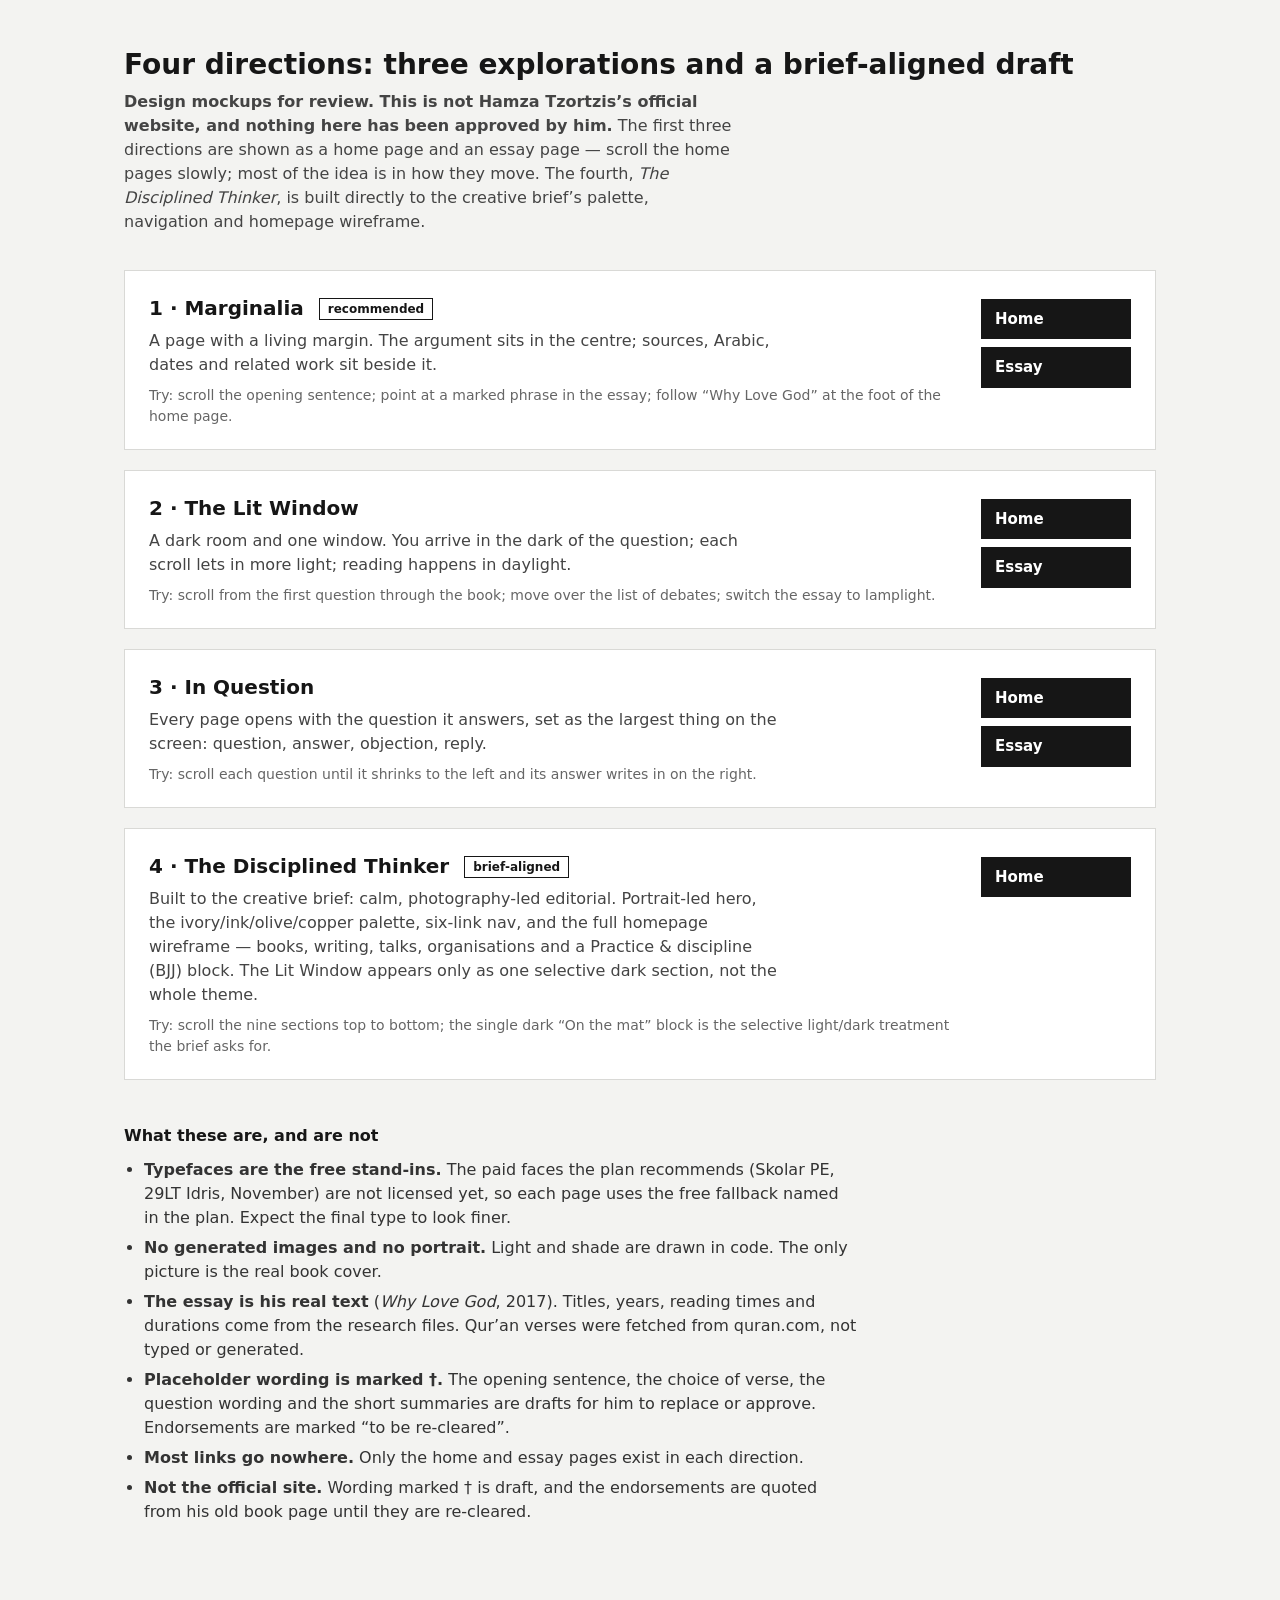
<file: index.html>
<!doctype html>
<html lang="en">
<head>
<meta charset="utf-8">
<meta name="viewport" content="width=device-width, initial-scale=1">
<meta name="robots" content="noindex, nofollow">
<link rel="icon" href="data:,">
<title>Six mockups · hamzatzortzis.com design plan v2</title>
<style>
  :root{color-scheme:light}
  *{box-sizing:border-box}
  body{margin:0; background:#f3f3f1; color:#161616; font:16px/1.5 ui-sans-serif,system-ui,-apple-system,"Segoe UI",sans-serif}
  main{max-width:1080px; margin:0 auto; padding:48px 24px 80px}
  h1{font-size:28px; line-height:1.2; margin:0 0 8px; font-weight:650}
  h2{font-size:20px; margin:0; font-weight:650}
  p{margin:0}
  .lede{max-width:60ch; color:#444}
  .grid{display:grid; gap:20px; margin-top:36px}
  .dir{background:#fff; border:1px solid #d9d9d6; padding:22px 24px; display:grid; grid-template-columns:minmax(0,1fr) auto; gap:8px 28px; align-items:start}
  .dir p{color:#444; max-width:62ch; margin-top:6px}
  .dir small{display:block; margin-top:8px; color:#666; font-size:14px}
  .tag{display:inline-block; font-size:12px; font-weight:600; border:1px solid #161616; padding:1px 8px; margin-left:8px; vertical-align:2px}
  .links{display:grid; gap:8px; min-width:150px}
  .links a{display:block; padding:9px 14px; background:#161616; color:#fff; text-decoration:none; font-weight:600; font-size:15px}
  .links a:hover{background:#3a3a3a}
  .links a:focus-visible{outline:2px solid #1e3a8a; outline-offset:2px}
  h3{font-size:16px; margin:44px 0 10px}
  ul{margin:0; padding-left:20px; color:#333; max-width:72ch}
  li{margin:6px 0}
  @media (max-width:640px){.dir{grid-template-columns:1fr} .links{grid-template-columns:1fr 1fr}}
</style>
</head>
<body>
<main>
  <h1>Four directions: three explorations and a brief-aligned draft</h1>
  <p class="lede"><strong>Design mockups for review. This is not Hamza Tzortzis’s official website, and nothing here has been approved by him.</strong> The first three directions are shown as a home page and an essay page — scroll the home pages slowly; most of the idea is in how they move. The fourth, <em>The Disciplined Thinker</em>, is built directly to the creative brief’s palette, navigation and homepage wireframe.</p>

  <div class="grid">
    <section class="dir">
      <div>
        <h2>1 · Marginalia <span class="tag">recommended</span></h2>
        <p>A page with a living margin. The argument sits in the centre; sources, Arabic, dates and related work sit beside it.</p>
        <small>Try: scroll the opening sentence; point at a marked phrase in the essay; follow “Why Love God” at the foot of the home page.</small>
      </div>
      <p class="links"><a href="marginalia/index.html">Home</a><a href="marginalia/essay.html">Essay</a></p>
    </section>

    <section class="dir">
      <div>
        <h2>2 · The Lit Window</h2>
        <p>A dark room and one window. You arrive in the dark of the question; each scroll lets in more light; reading happens in daylight.</p>
        <small>Try: scroll from the first question through the book; move over the list of debates; switch the essay to lamplight.</small>
      </div>
      <p class="links"><a href="lit-window/index.html">Home</a><a href="lit-window/essay.html">Essay</a></p>
    </section>

    <section class="dir">
      <div>
        <h2>3 · In Question</h2>
        <p>Every page opens with the question it answers, set as the largest thing on the screen: question, answer, objection, reply.</p>
        <small>Try: scroll each question until it shrinks to the left and its answer writes in on the right.</small>
      </div>
      <p class="links"><a href="in-question/index.html">Home</a><a href="in-question/essay.html">Essay</a></p>
    </section>

    <section class="dir">
      <div>
        <h2>4 · The Disciplined Thinker <span class="tag">brief-aligned</span></h2>
        <p>Built to the creative brief: calm, photography-led editorial. Portrait-led hero, the ivory/ink/olive/copper palette, six-link nav, and the full homepage wireframe — books, writing, talks, organisations and a Practice &amp; discipline (BJJ) block. The Lit Window appears only as one selective dark section, not the whole theme.</p>
        <small>Try: scroll the nine sections top to bottom; the single dark “On the mat” block is the selective light/dark treatment the brief asks for.</small>
      </div>
      <p class="links"><a href="disciplined-thinker/index.html">Home</a></p>
    </section>
  </div>

  <h3>What these are, and are not</h3>
  <ul>
    <li><strong>Typefaces are the free stand-ins.</strong> The paid faces the plan recommends (Skolar PE, 29LT Idris, November) are not licensed yet, so each page uses the free fallback named in the plan. Expect the final type to look finer.</li>
    <li><strong>No generated images and no portrait.</strong> Light and shade are drawn in code. The only picture is the real book cover.</li>
    <li><strong>The essay is his real text</strong> (<em>Why Love God</em>, 2017). Titles, years, reading times and durations come from the research files. Qur’an verses were fetched from quran.com, not typed or generated.</li>
    <li><strong>Placeholder wording is marked †.</strong> The opening sentence, the choice of verse, the question wording and the short summaries are drafts for him to replace or approve. Endorsements are marked “to be re-cleared”.</li>
    <li><strong>Most links go nowhere.</strong> Only the home and essay pages exist in each direction.</li>
    <li><strong>Not the official site.</strong> Wording marked † is draft, and the endorsements are quoted from his old book page until they are re-cleared.</li>
  </ul>
</main>
</body>
</html>
</file>
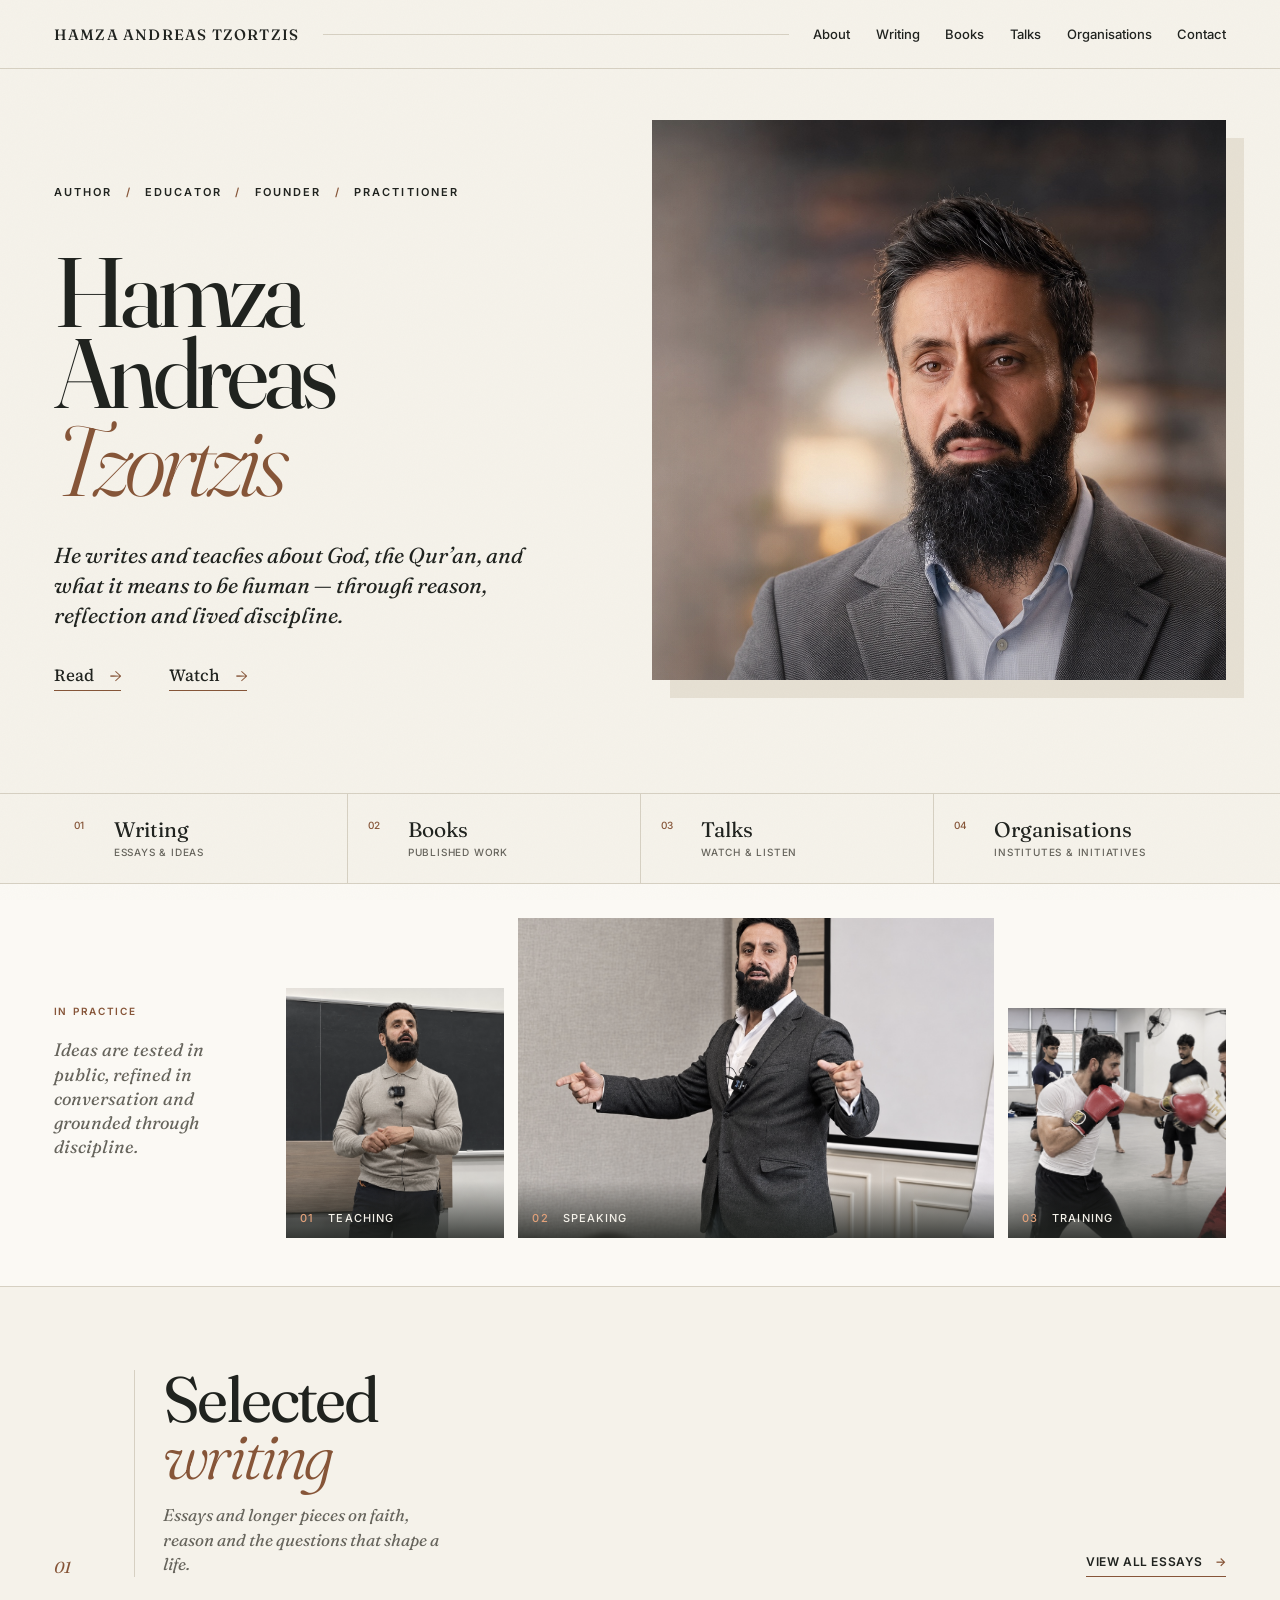
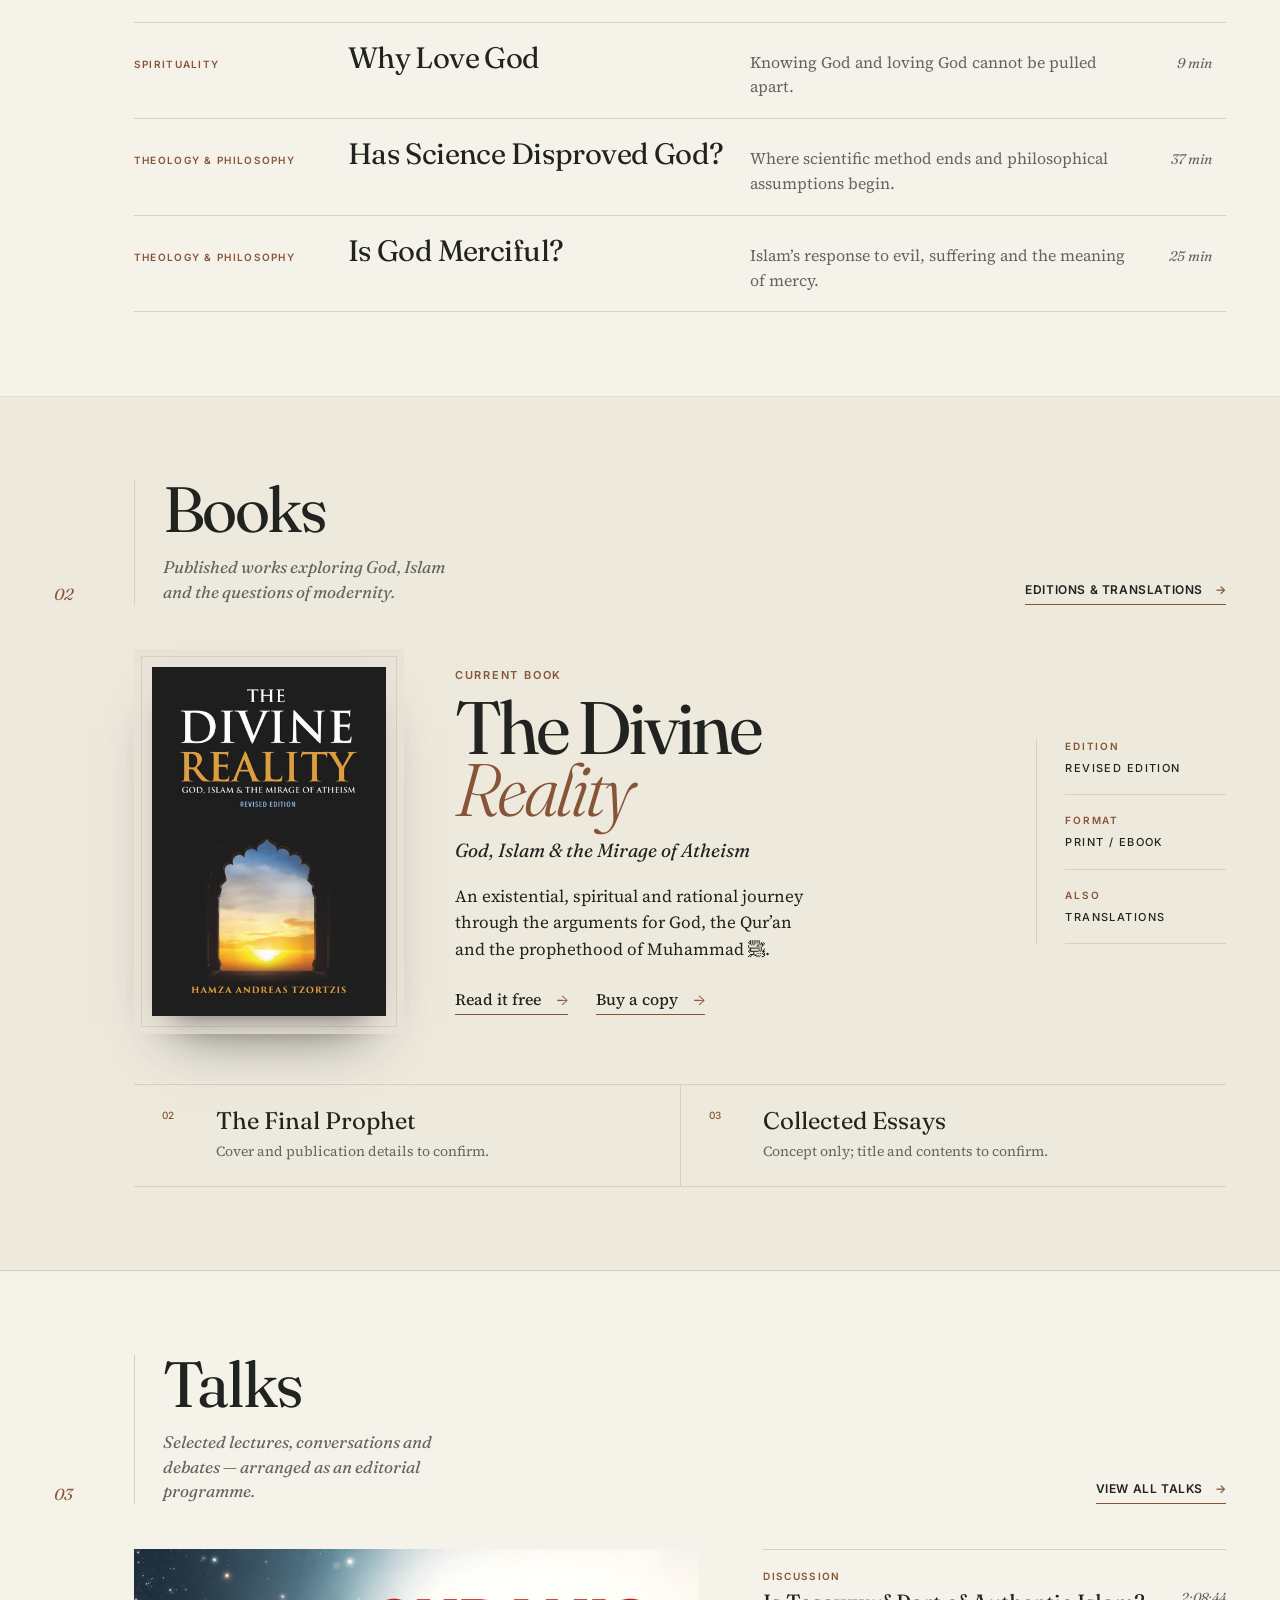
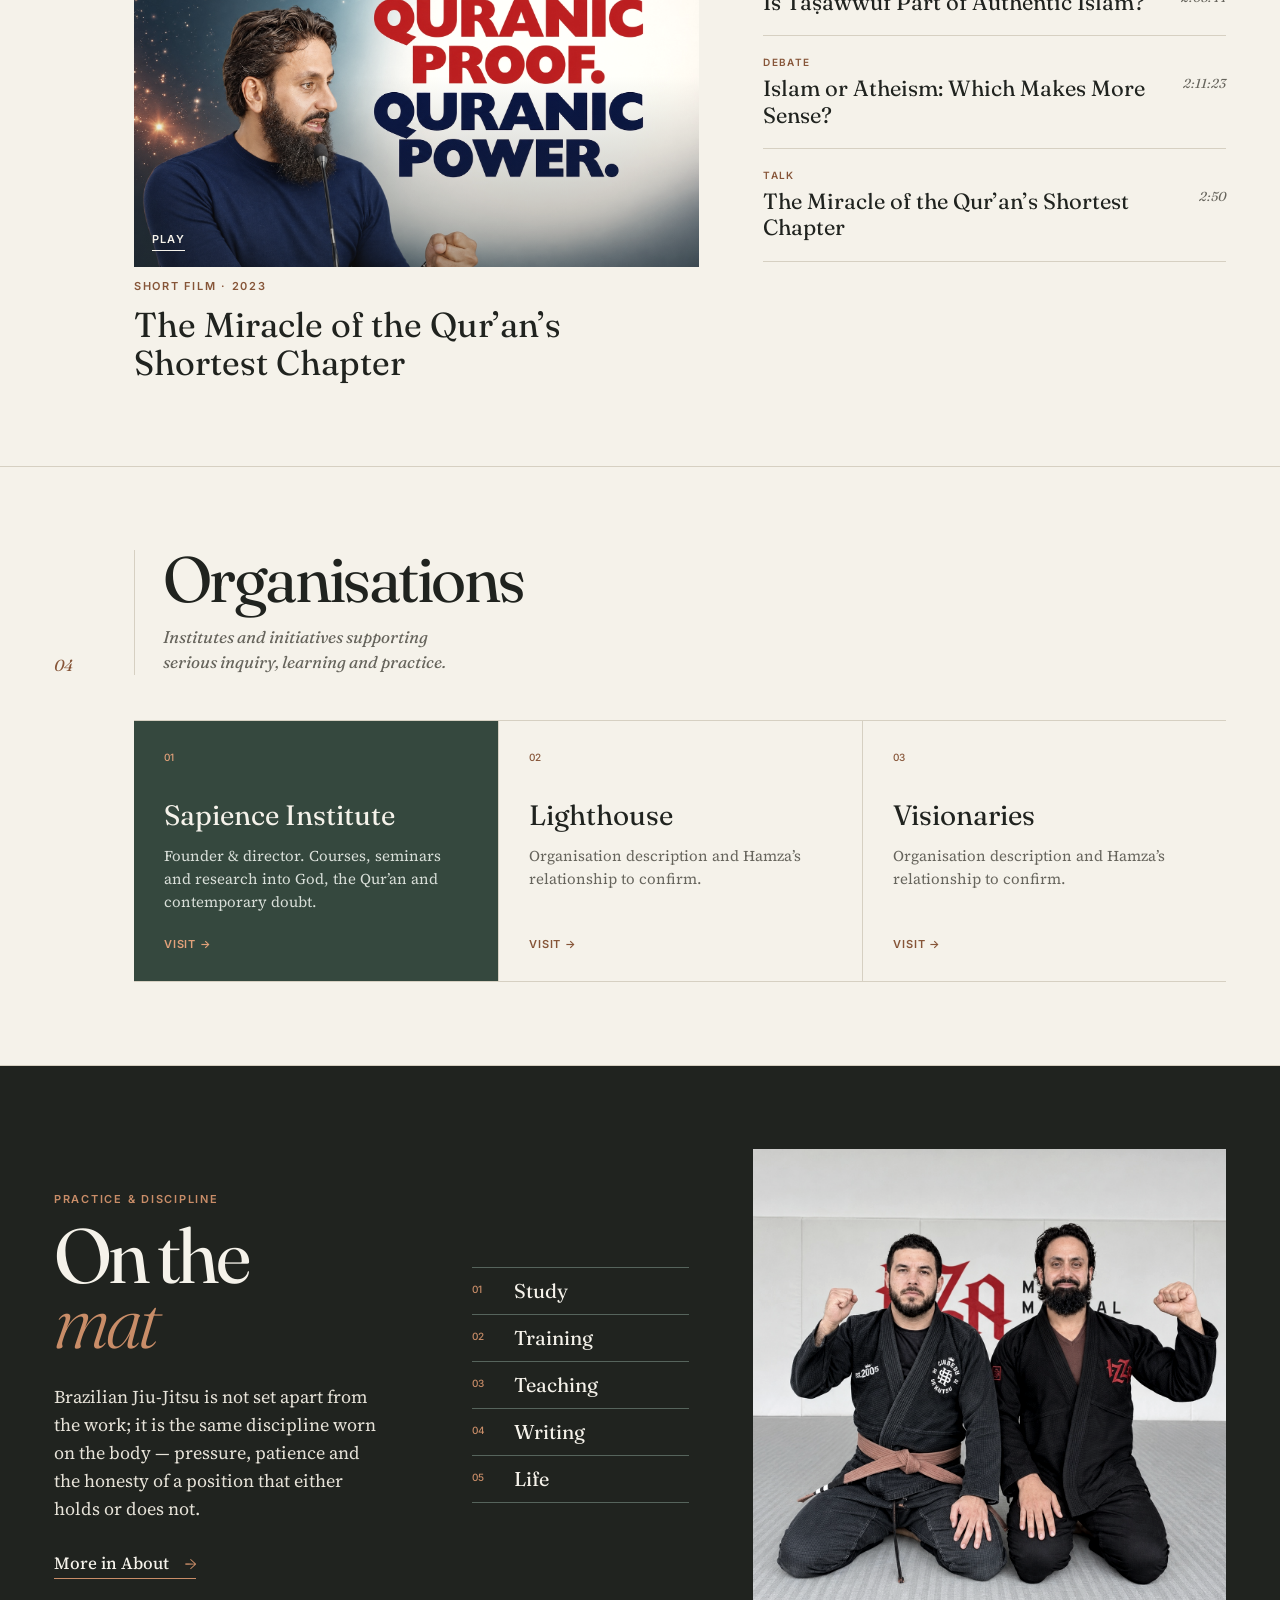
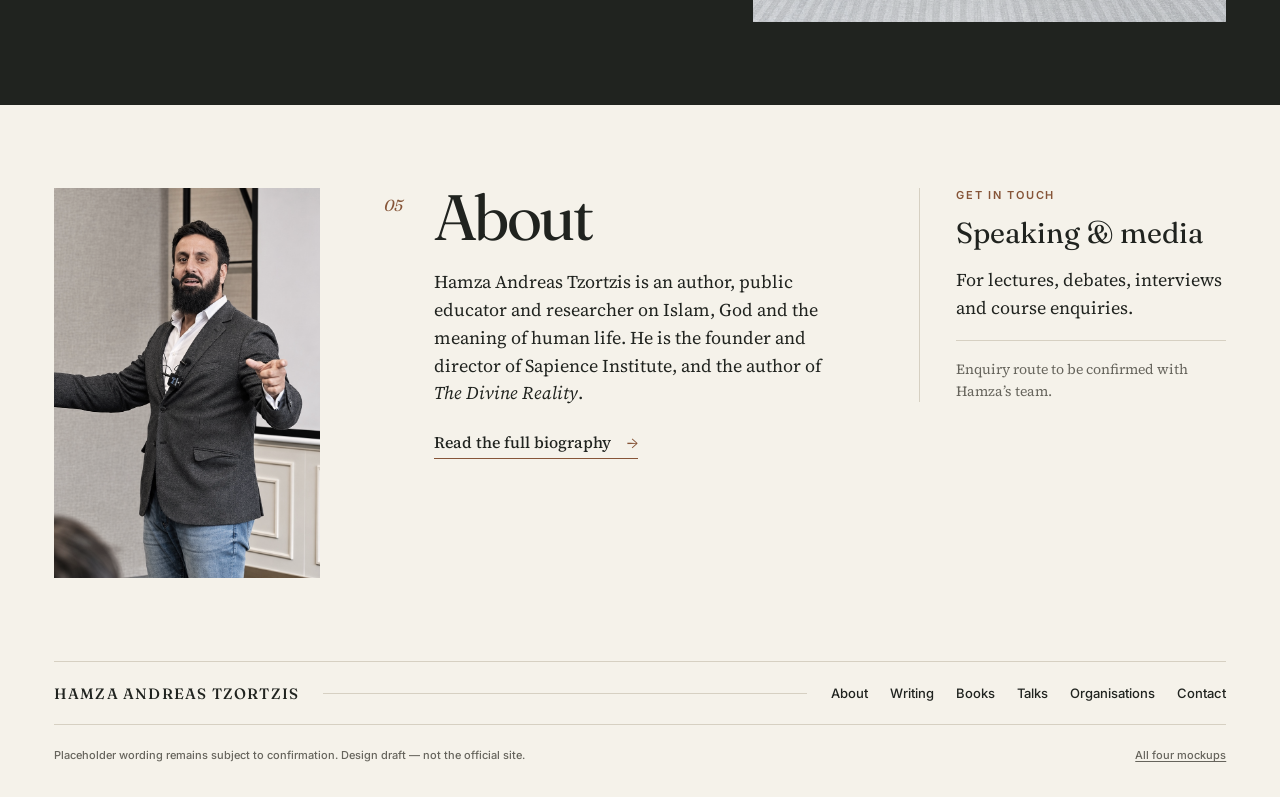
<file: disciplined-thinker/index.html>
<!doctype html>
<html lang="en">
<head>
<meta charset="utf-8">
<meta name="viewport" content="width=device-width, initial-scale=1">
<meta name="robots" content="noindex, nofollow">
<meta name="theme-color" content="#F5F2EA">
<link rel="icon" href="data:,">
<title>Hamza Andreas Tzortzis · The Disciplined Thinker</title>
<link rel="preconnect" href="https://fonts.googleapis.com">
<link rel="preconnect" href="https://fonts.gstatic.com" crossorigin>
<link rel="stylesheet" href="https://fonts.googleapis.com/css2?family=Fraunces:ital,opsz,wght@0,9..144,300..600;1,9..144,300..500&amp;family=Source+Serif+4:ital,opsz,wght@0,8..60,300..600;1,8..60,300..500&amp;family=Inter:wght@400;500;600&amp;family=Amiri+Quran&amp;display=swap">
<link rel="stylesheet" href="disciplined-thinker.css">
</head>
<body>

<a class="skip" href="#main">Skip to content</a>

<header class="site" id="top">
  <div class="site__wrap">
    <a class="wordmark" href="#top">Hamza Andreas Tzortzis</a>
    <span class="site__rule" aria-hidden="true"></span>
    <nav class="mainnav" aria-label="Primary">
      <a href="#about">About</a>
      <a href="#writing">Writing</a>
      <a href="#books">Books</a>
      <a href="#talks">Talks</a>
      <a href="#organisations">Organisations</a>
      <a href="#contact">Contact</a>
    </nav>
    <button class="menu" type="button" aria-expanded="false" aria-controls="mainnav-m">
      <span class="menu__open">Menu</span><span class="menu__close">Close</span>
    </button>
  </div>
  <nav class="mainnav-m" id="mainnav-m" aria-label="Primary (mobile)" hidden>
    <a href="#about"><span>01</span> About</a>
    <a href="#writing"><span>02</span> Writing</a>
    <a href="#books"><span>03</span> Books</a>
    <a href="#talks"><span>04</span> Talks</a>
    <a href="#organisations"><span>05</span> Organisations</a>
    <a href="#contact"><span>06</span> Contact</a>
  </nav>
  <span class="site__progress" aria-hidden="true"></span>
</header>

<main id="main">
  <section class="hero" aria-labelledby="hero-name">
    <div class="hero__text">
      <p class="role">Author <i>/</i> Educator <i>/</i> Founder <i>/</i> Practitioner</p>
      <h1 id="hero-name"><span>Hamza Andreas</span><em>Tzortzis</em></h1>
      <p class="hero__lede">He writes and teaches about God, the Qur’an, and what it means to be human — through reason, reflection and lived discipline.</p>
      <div class="hero__links" aria-label="Featured routes">
        <a href="#writing">Read <span aria-hidden="true">→</span></a>
        <a href="#talks">Watch <span aria-hidden="true">→</span></a>
      </div>
    </div>
    <figure class="hero__portrait">
      <img src="../assets/hamza-portrait-retouched.jpg" width="1448" height="1086" alt="Portrait of Hamza Andreas Tzortzis.">
      <video class="hero__video" muted loop playsinline preload="metadata" poster="../assets/hamza-portrait-retouched.jpg" aria-hidden="true">
        <source src="../assets/hamza-hero-loop.mp4" type="video/mp4">
      </video>
    </figure>
  </section>

  <nav class="index" aria-label="Page index">
    <a href="#writing"><span>01</span><strong>Writing</strong><small>Essays &amp; ideas</small></a>
    <a href="#books"><span>02</span><strong>Books</strong><small>Published work</small></a>
    <a href="#talks"><span>03</span><strong>Talks</strong><small>Watch &amp; listen</small></a>
    <a href="#organisations"><span>04</span><strong>Organisations</strong><small>Institutes &amp; initiatives</small></a>
  </nav>

  <section class="field-notes" aria-label="Teaching, speaking and training">
    <header class="field-notes__intro">
      <span>In practice</span>
      <p>Ideas are tested in public, refined in conversation and grounded through discipline.</p>
    </header>
    <figure class="field-note field-note--teaching">
      <img src="../assets/hamza-teaching-retouched.jpg" width="1122" height="1402" alt="Hamza Andreas Tzortzis teaching in front of a lecture board.">
      <figcaption><span>01</span> Teaching</figcaption>
    </figure>
    <figure class="field-note field-note--speaking">
      <img src="../assets/hamza-speaking-retouched.jpg" width="1320" height="1191" alt="Hamza Andreas Tzortzis speaking to an audience.">
      <figcaption><span>02</span> Speaking</figcaption>
    </figure>
    <figure class="field-note field-note--training">
      <img src="../assets/hamza-training-retouched.jpg" width="940" height="1673" alt="Hamza Andreas Tzortzis training with boxing gloves.">
      <figcaption><span>03</span> Training</figcaption>
    </figure>
  </section>

  <section class="folio" id="writing" aria-labelledby="writing-title">
    <header class="folio__head">
      <p class="folio__number">01</p>
      <div>
        <h2 id="writing-title">Selected <em>writing</em></h2>
        <p>Essays and longer pieces on faith, reason and the questions that shape a life.</p>
      </div>
      <a class="folio__all" href="#placeholder">View all essays <span aria-hidden="true">→</span></a>
    </header>
    <ol class="writing-list">
      <li>
        <a href="#placeholder">
          <span class="writing-list__meta">Spirituality</span>
          <strong>Why Love God</strong>
          <span class="writing-list__desc">Knowing God and loving God cannot be pulled apart.</span>
          <span class="writing-list__folio">9 min</span>
        </a>
      </li>
      <li>
        <a href="#placeholder">
          <span class="writing-list__meta">Theology &amp; philosophy</span>
          <strong>Has Science Disproved God?</strong>
          <span class="writing-list__desc">Where scientific method ends and philosophical assumptions begin.</span>
          <span class="writing-list__folio">37 min</span>
        </a>
      </li>
      <li>
        <a href="#placeholder">
          <span class="writing-list__meta">Theology &amp; philosophy</span>
          <strong>Is God Merciful?</strong>
          <span class="writing-list__desc">Islam’s response to evil, suffering and the meaning of mercy.</span>
          <span class="writing-list__folio">25 min</span>
        </a>
      </li>
    </ol>
  </section>

  <section class="folio books" id="books" aria-labelledby="books-title">
    <header class="folio__head">
      <p class="folio__number">02</p>
      <div>
        <h2 id="books-title">Books</h2>
        <p>Published works exploring God, Islam and the questions of modernity.</p>
      </div>
      <a class="folio__all" href="#placeholder">Editions &amp; translations <span aria-hidden="true">→</span></a>
    </header>
    <article class="feature-book">
      <figure class="feature-book__cover">
        <img src="../assets/divine-reality-cover.jpg" width="800" height="1190" alt="The cover of The Divine Reality: God, Islam and the Mirage of Atheism.">
      </figure>
      <div class="feature-book__body">
        <p class="kicker">Current book</p>
        <h3>The Divine <em>Reality</em></h3>
        <p class="feature-book__sub">God, Islam &amp; the Mirage of Atheism</p>
        <p class="feature-book__desc">An existential, spiritual and rational journey through the arguments for God, the Qur’an and the prophethood of Muhammad&nbsp;ﷺ.</p>
        <div class="text-actions">
          <a href="#placeholder">Read it free <span aria-hidden="true">→</span></a>
          <a href="#placeholder">Buy a copy <span aria-hidden="true">→</span></a>
        </div>
      </div>
      <dl class="feature-book__meta">
        <div><dt>Edition</dt><dd>Revised edition</dd></div>
        <div><dt>Format</dt><dd>Print / ebook</dd></div>
        <div><dt>Also</dt><dd>Translations</dd></div>
      </dl>
    </article>
    <div class="book-index" aria-label="Additional book concepts">
      <article><span>02</span><h3>The Final Prophet</h3><p>Cover and publication details to confirm.</p></article>
      <article><span>03</span><h3>Collected Essays</h3><p>Concept only; title and contents to confirm.</p></article>
    </div>
  </section>

  <section class="folio talks" id="talks" aria-labelledby="talks-title">
    <header class="folio__head">
      <p class="folio__number">03</p>
      <div>
        <h2 id="talks-title">Talks</h2>
        <p>Selected lectures, conversations and debates — arranged as an editorial programme.</p>
      </div>
      <a class="folio__all" href="#placeholder">View all talks <span aria-hidden="true">→</span></a>
    </header>
    <div class="talks__layout">
      <a class="talks__lead" href="#placeholder">
        <span class="talks__image"><img src="../assets/talk-quranic-proof-retouched.jpg" width="1672" height="941" alt="Hamza Andreas Tzortzis in a video thumbnail titled Quranic Proof. Quranic Power."><i aria-hidden="true">Play</i></span>
        <span class="kicker">Short film · 2023</span>
        <strong>The Miracle of the Qur’an’s Shortest Chapter</strong>
      </a>
      <ol class="talks__list">
        <li><a href="#placeholder"><span>Discussion</span><strong>Is Taṣawwuf Part of Authentic Islam?</strong><small>2:08:44</small></a></li>
        <li><a href="#placeholder"><span>Debate</span><strong>Islam or Atheism: Which Makes More Sense?</strong><small>2:11:23</small></a></li>
        <li><a href="#placeholder"><span>Talk</span><strong>The Miracle of the Qur’an’s Shortest Chapter</strong><small>2:50</small></a></li>
      </ol>
    </div>
  </section>

  <section class="folio organisations" id="organisations" aria-labelledby="organisations-title">
    <header class="folio__head">
      <p class="folio__number">04</p>
      <div>
        <h2 id="organisations-title">Organisations</h2>
        <p>Institutes and initiatives supporting serious inquiry, learning and practice.</p>
      </div>
    </header>
    <div class="organisations__grid">
      <a href="#placeholder"><span>01</span><h3>Sapience Institute</h3><p>Founder &amp; director. Courses, seminars and research into God, the Qur’an and contemporary doubt.</p><i>Visit →</i></a>
      <a href="#placeholder"><span>02</span><h3>Lighthouse</h3><p>Organisation description and Hamza’s relationship to confirm.</p><i>Visit →</i></a>
      <a href="#placeholder"><span>03</span><h3>Visionaries</h3><p>Organisation description and Hamza’s relationship to confirm.</p><i>Visit →</i></a>
    </div>
  </section>

  <section class="practice" id="practice" aria-labelledby="practice-title">
    <div class="practice__inner">
      <div class="practice__intro">
        <p class="kicker">Practice &amp; discipline</p>
        <h2 id="practice-title">On the <em>mat</em></h2>
        <p>Brazilian Jiu-Jitsu is not set apart from the work; it is the same discipline worn on the body — pressure, patience and the honesty of a position that either holds or does not.</p>
        <a href="#about">More in About <span aria-hidden="true">→</span></a>
      </div>
      <ol class="practice__index" aria-label="A practiced life">
        <li><span>01</span> Study</li>
        <li><span>02</span> Training</li>
        <li><span>03</span> Teaching</li>
        <li><span>04</span> Writing</li>
        <li><span>05</span> Life</li>
      </ol>
      <figure class="practice__media">
        <img src="../assets/hamza-bjj-retouched.jpg" width="1254" height="1254" alt="Hamza and another practitioner seated on a training mat in Brazilian Jiu-Jitsu gis.">
      </figure>
    </div>
  </section>

  <section class="about" id="about" aria-labelledby="about-title">
    <figure class="about__image" aria-hidden="true">
      <img src="../assets/hamza-speaking-retouched.jpg" width="1320" height="1191" alt="">
    </figure>
    <div class="about__bio">
      <p class="folio__number">05</p>
      <h2 id="about-title">About</h2>
      <p>Hamza Andreas Tzortzis is an author, public educator and researcher on Islam, God and the meaning of human life. He is the founder and director of Sapience Institute, and the author of <em>The Divine Reality</em>.</p>
      <a href="#placeholder">Read the full biography <span aria-hidden="true">→</span></a>
    </div>
    <aside class="contact" id="contact" aria-labelledby="contact-title">
      <p class="kicker">Get in touch</p>
      <h2 id="contact-title">Speaking &amp; media</h2>
      <p>For lectures, debates, interviews and course enquiries.</p>
      <p class="contact__pending">Enquiry route to be confirmed with Hamza’s team.</p>
    </aside>
  </section>
</main>

<footer class="footer">
  <div class="footer__top">
    <a class="wordmark" href="#top">Hamza Andreas Tzortzis</a>
    <span class="footer__rule" aria-hidden="true"></span>
    <nav aria-label="Footer">
      <a href="#about">About</a><a href="#writing">Writing</a><a href="#books">Books</a><a href="#talks">Talks</a><a href="#organisations">Organisations</a><a href="#contact">Contact</a>
    </nav>
  </div>
  <div class="footer__bottom">
    <p>Placeholder wording remains subject to confirmation. Design draft — not the official site.</p>
    <a href="../index.html">All four mockups</a>
  </div>
</footer>

<script src="disciplined-thinker.js"></script>
</body>
</html>
</file>
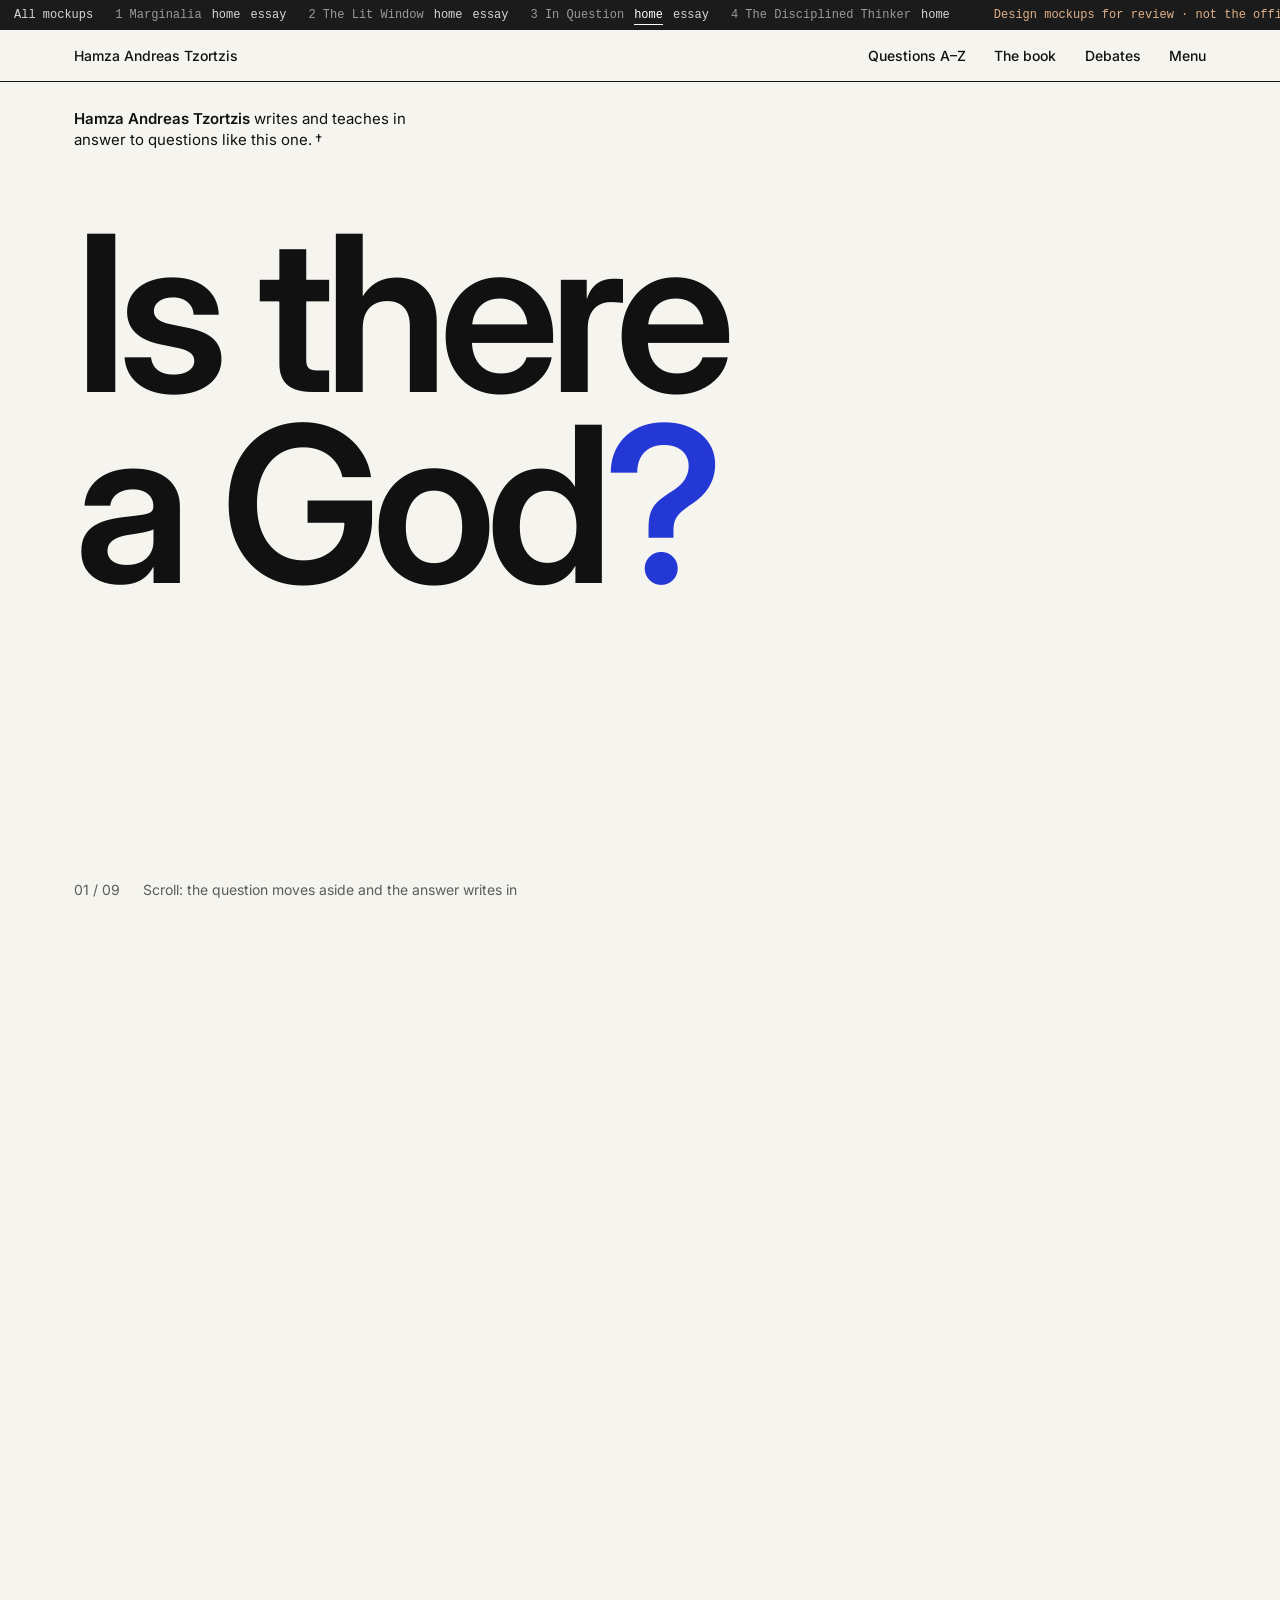
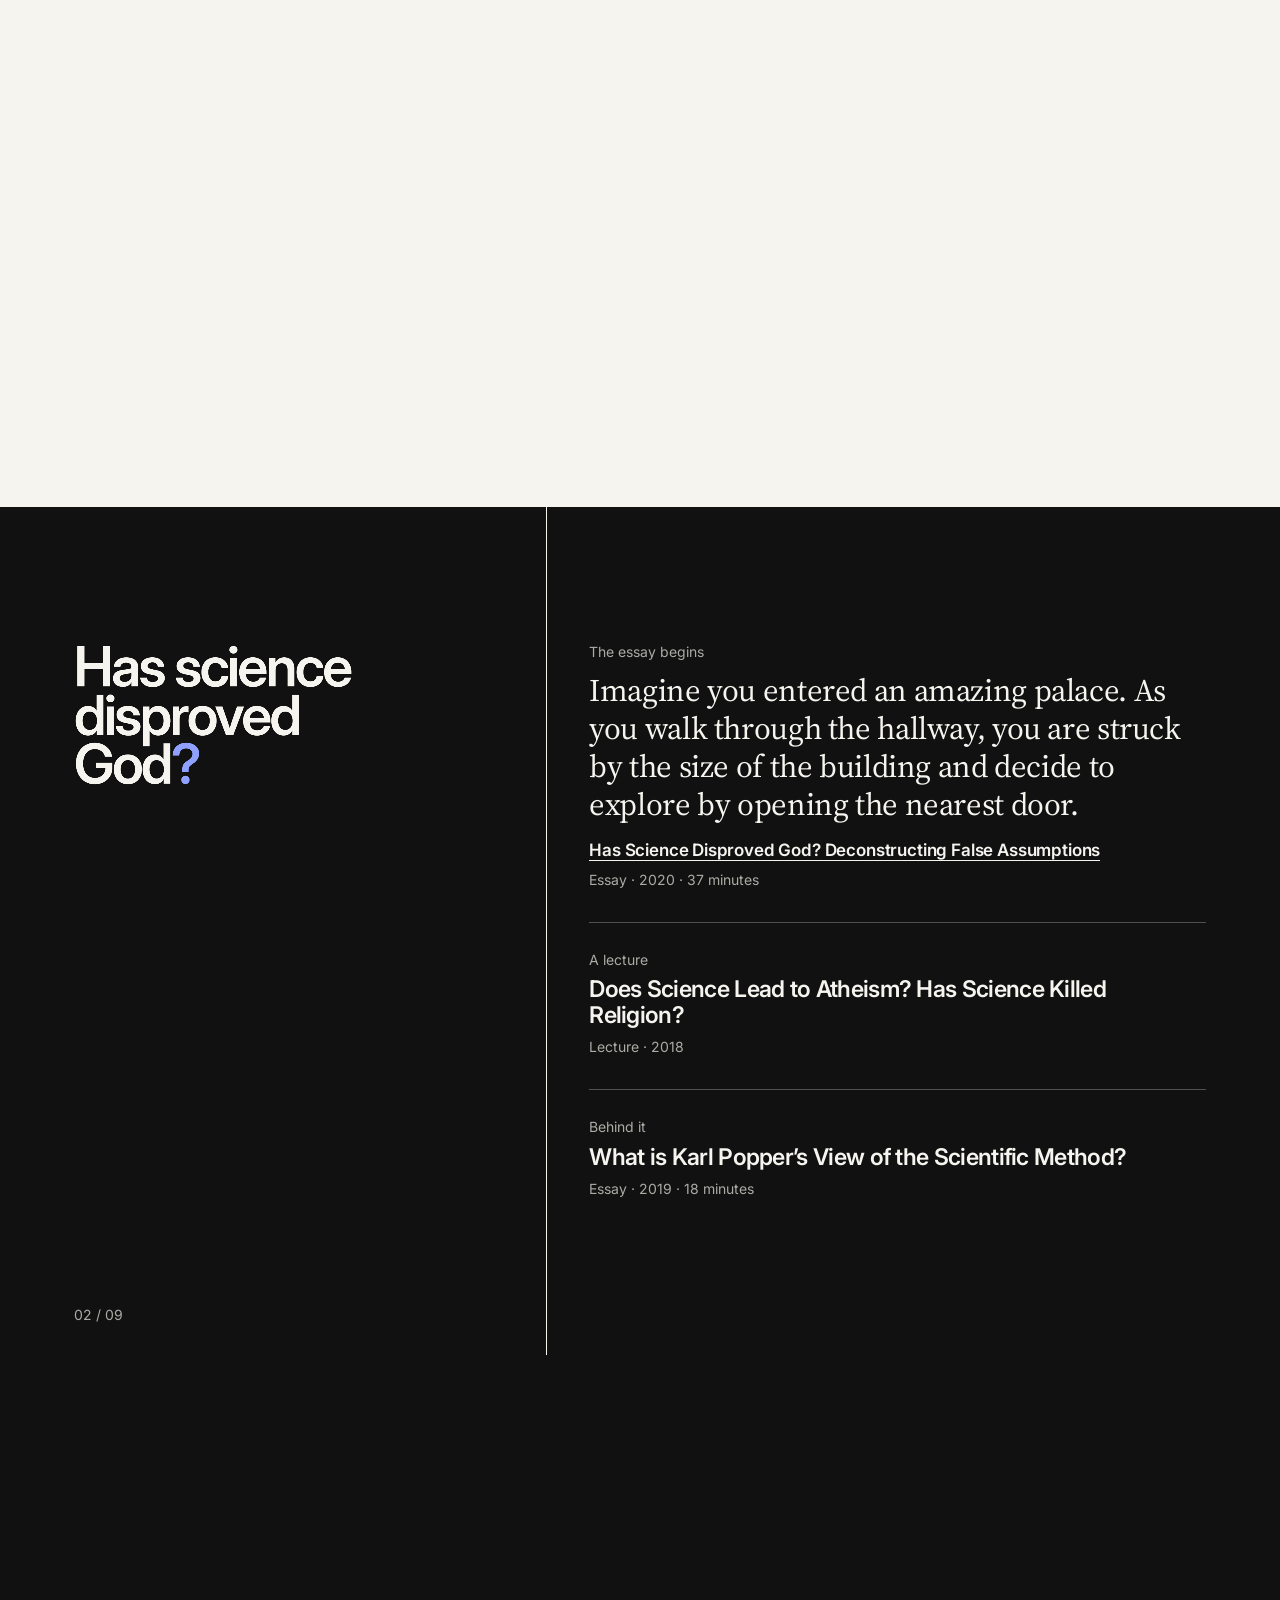
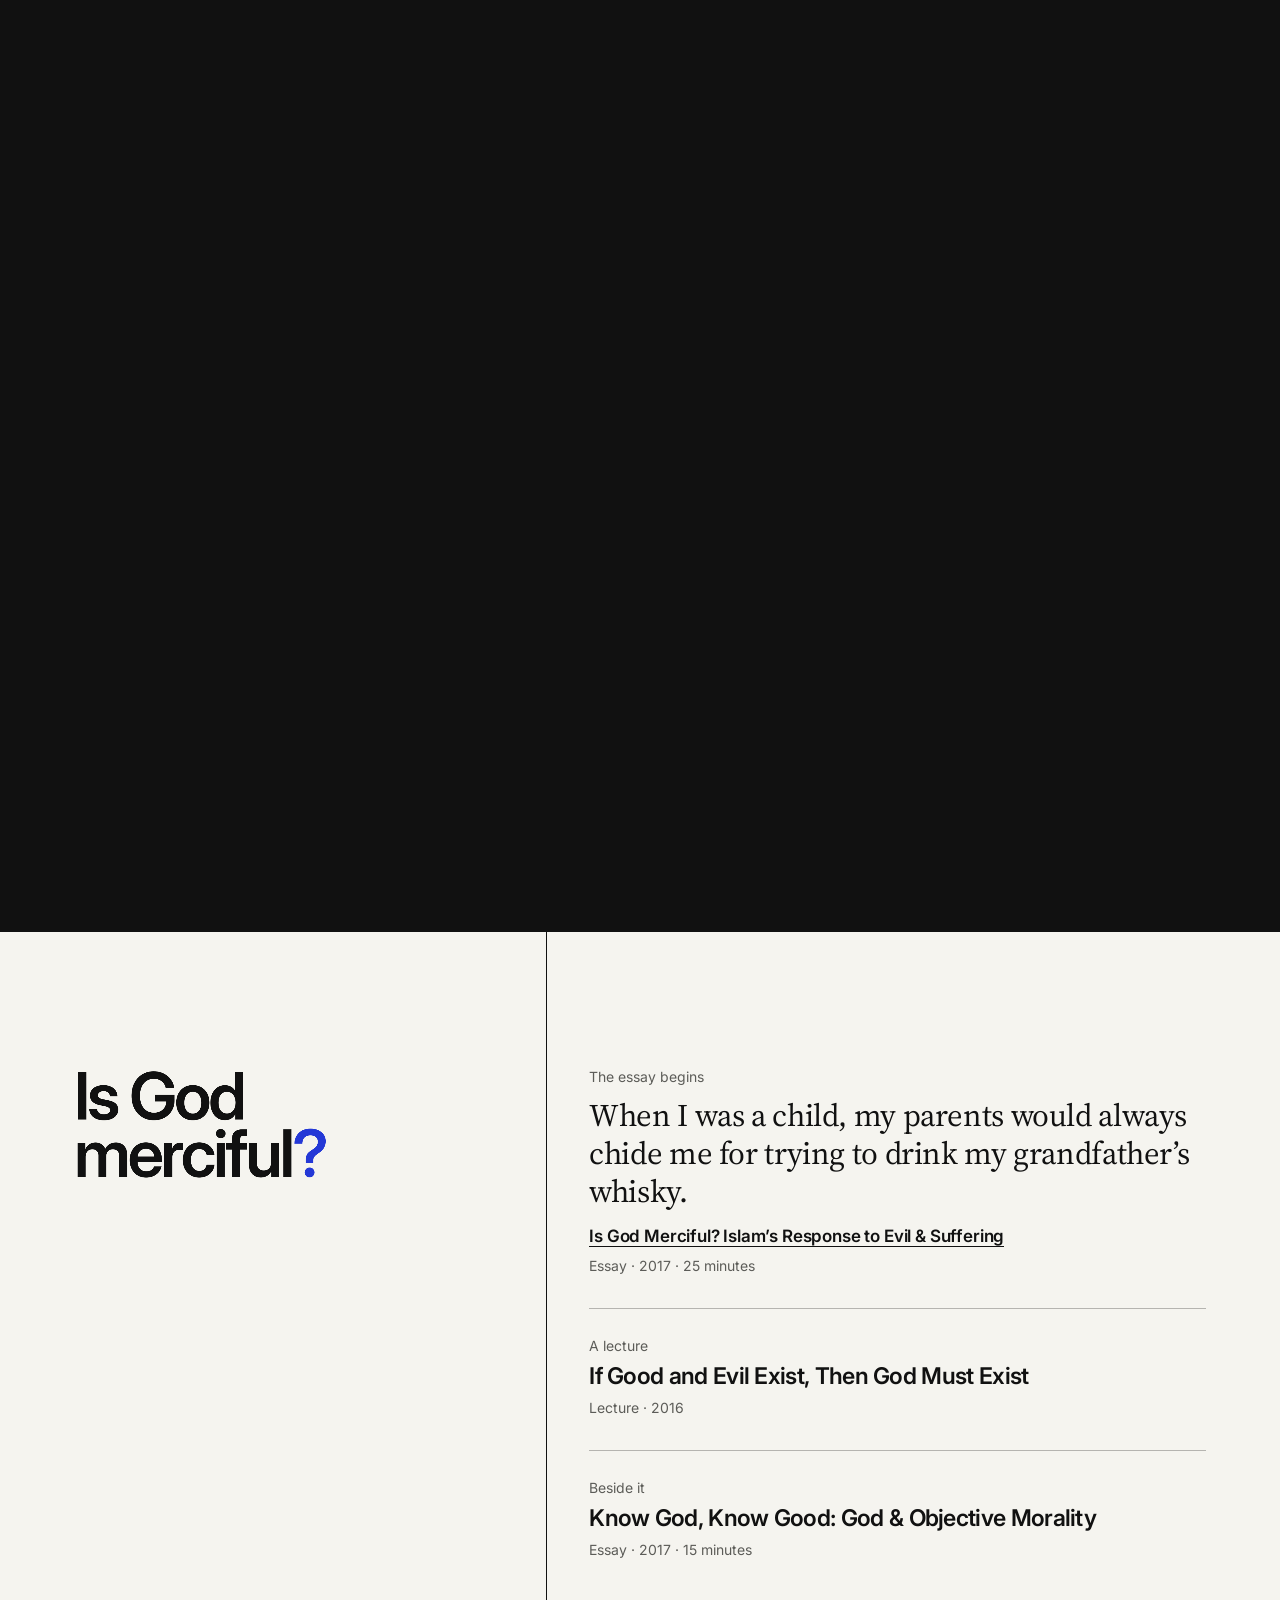
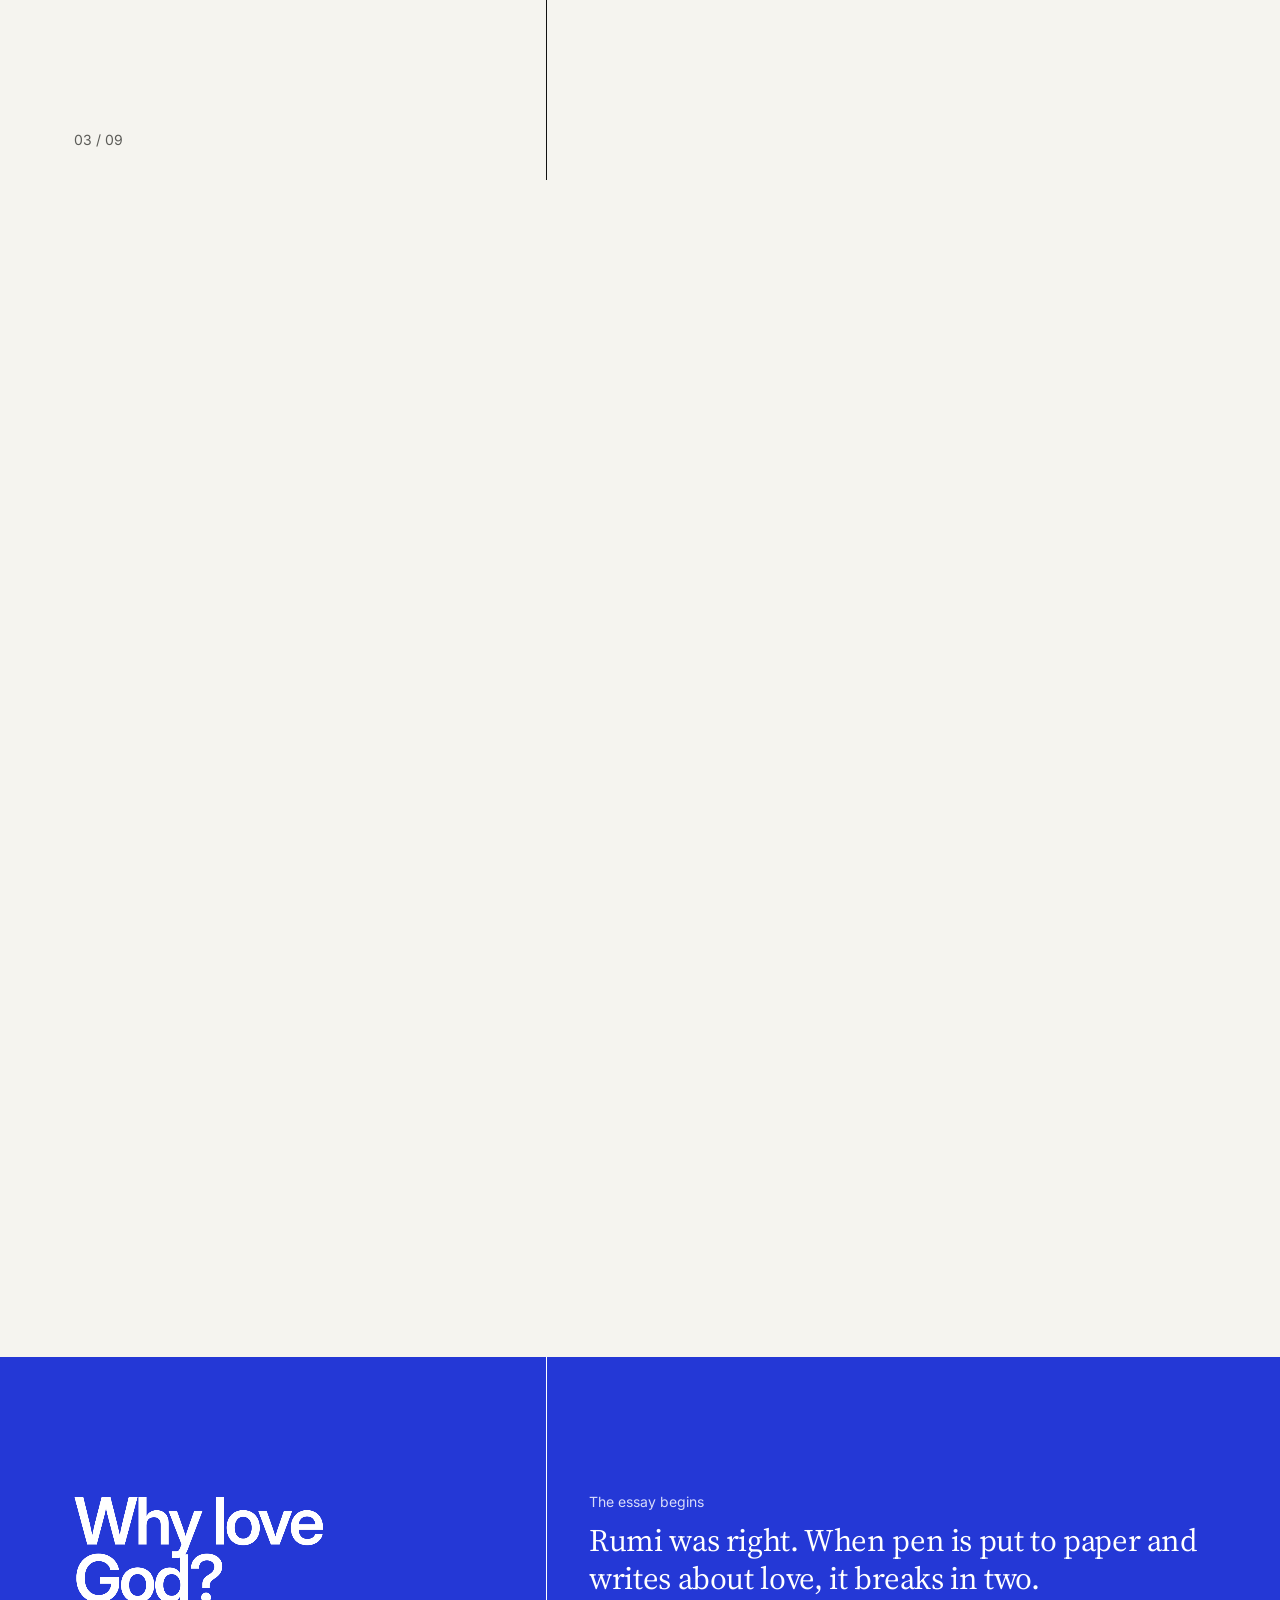
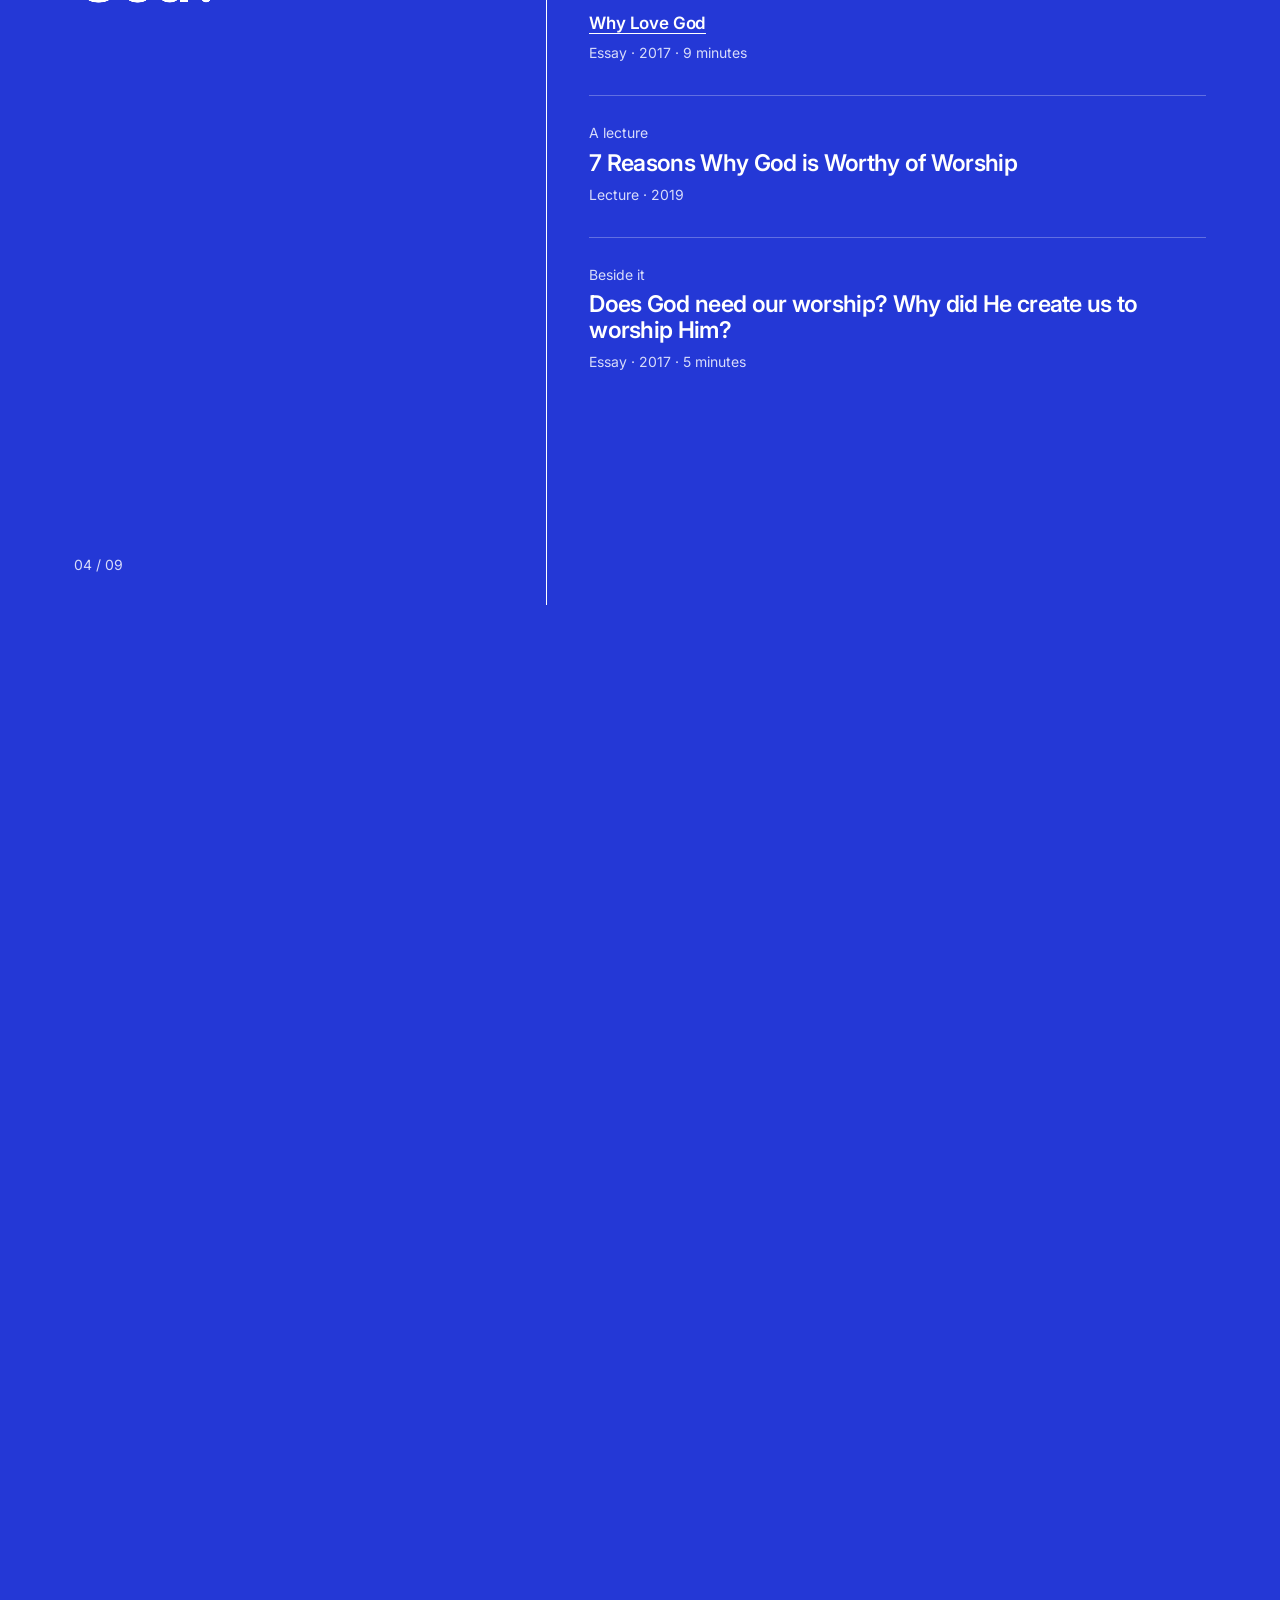
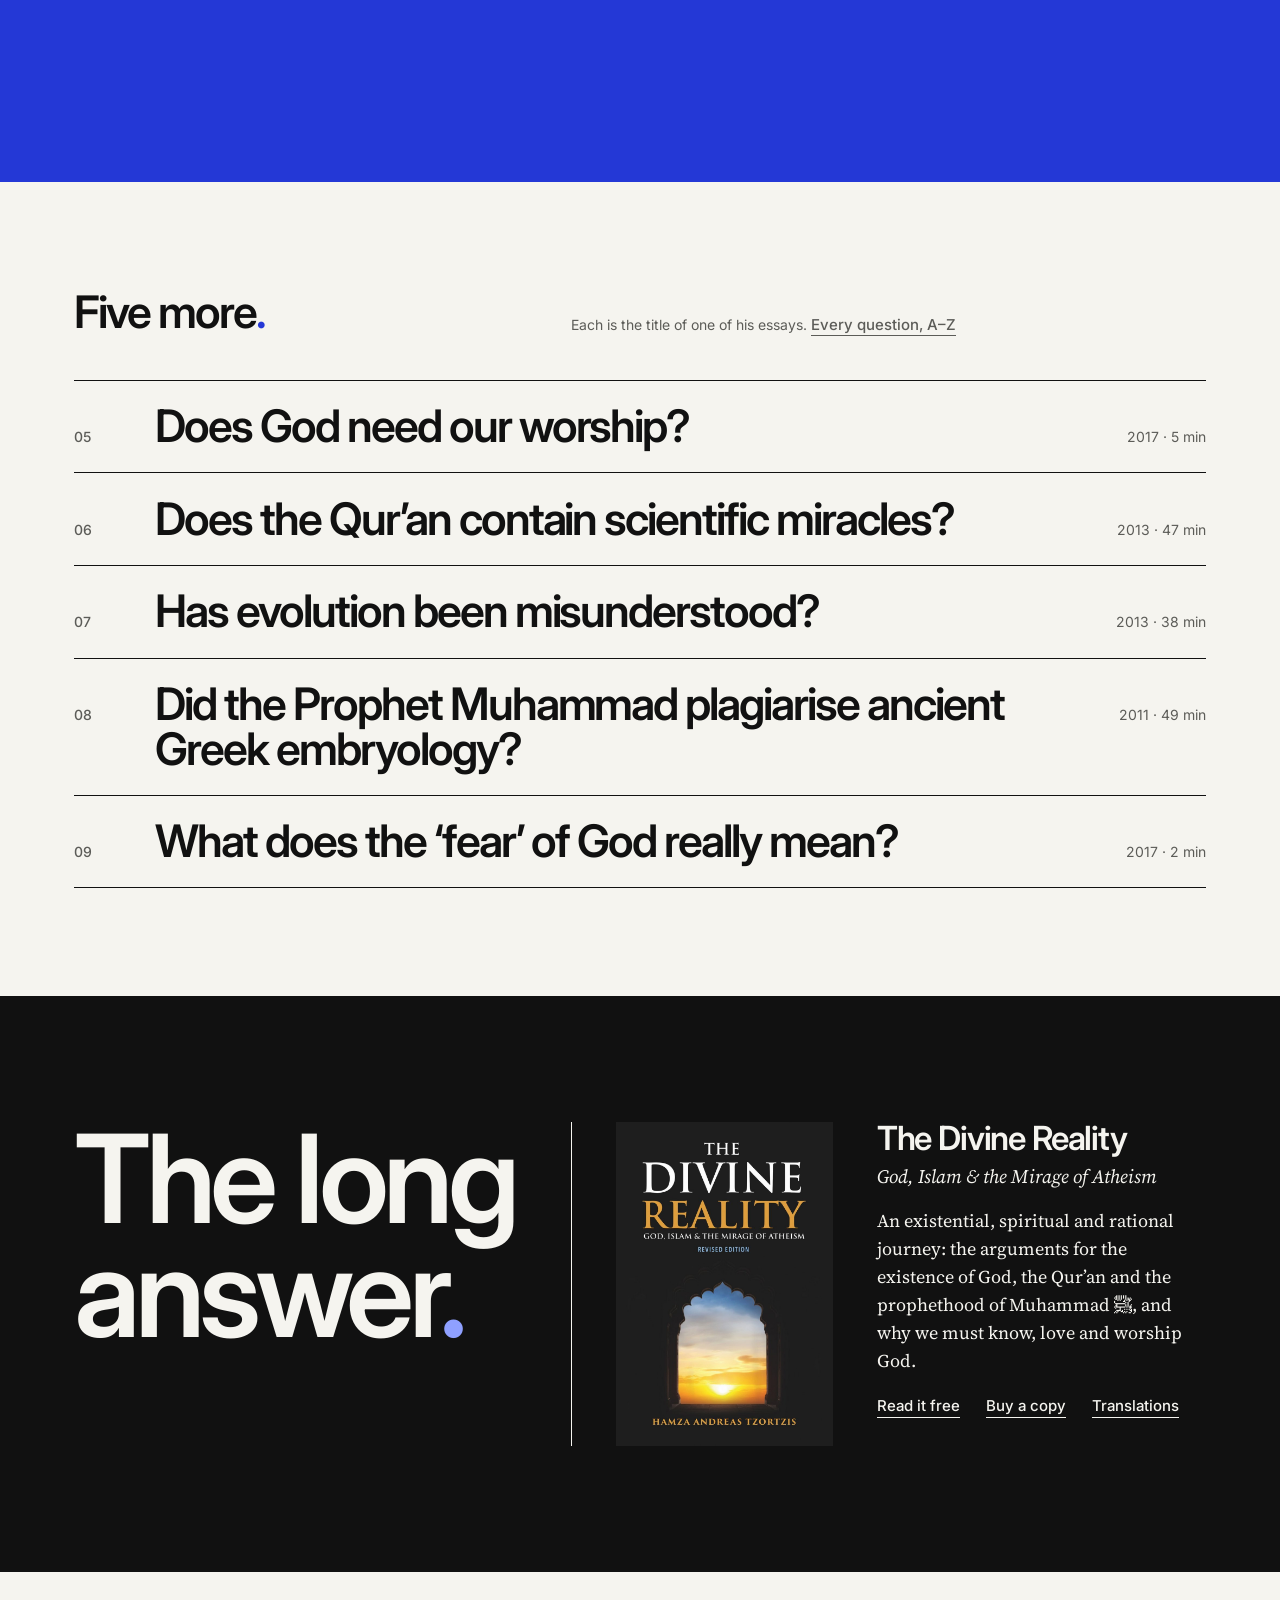
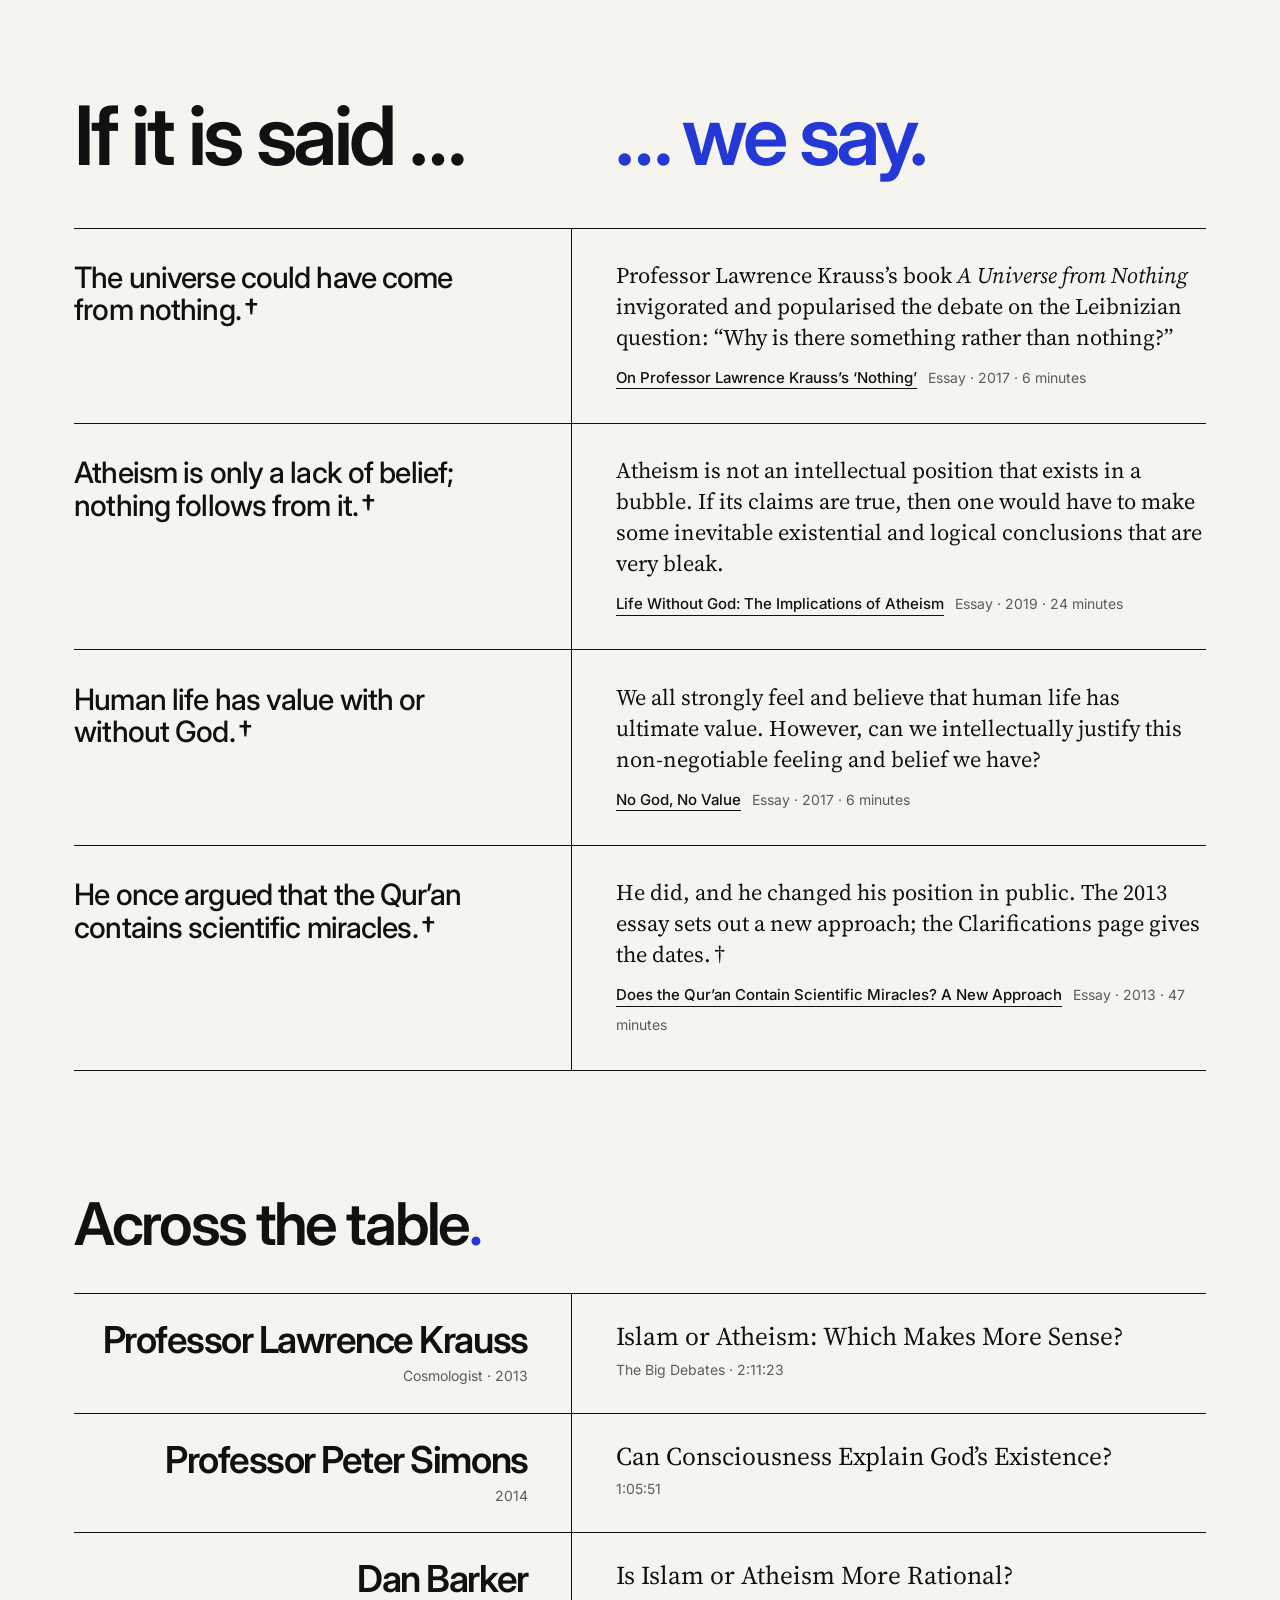
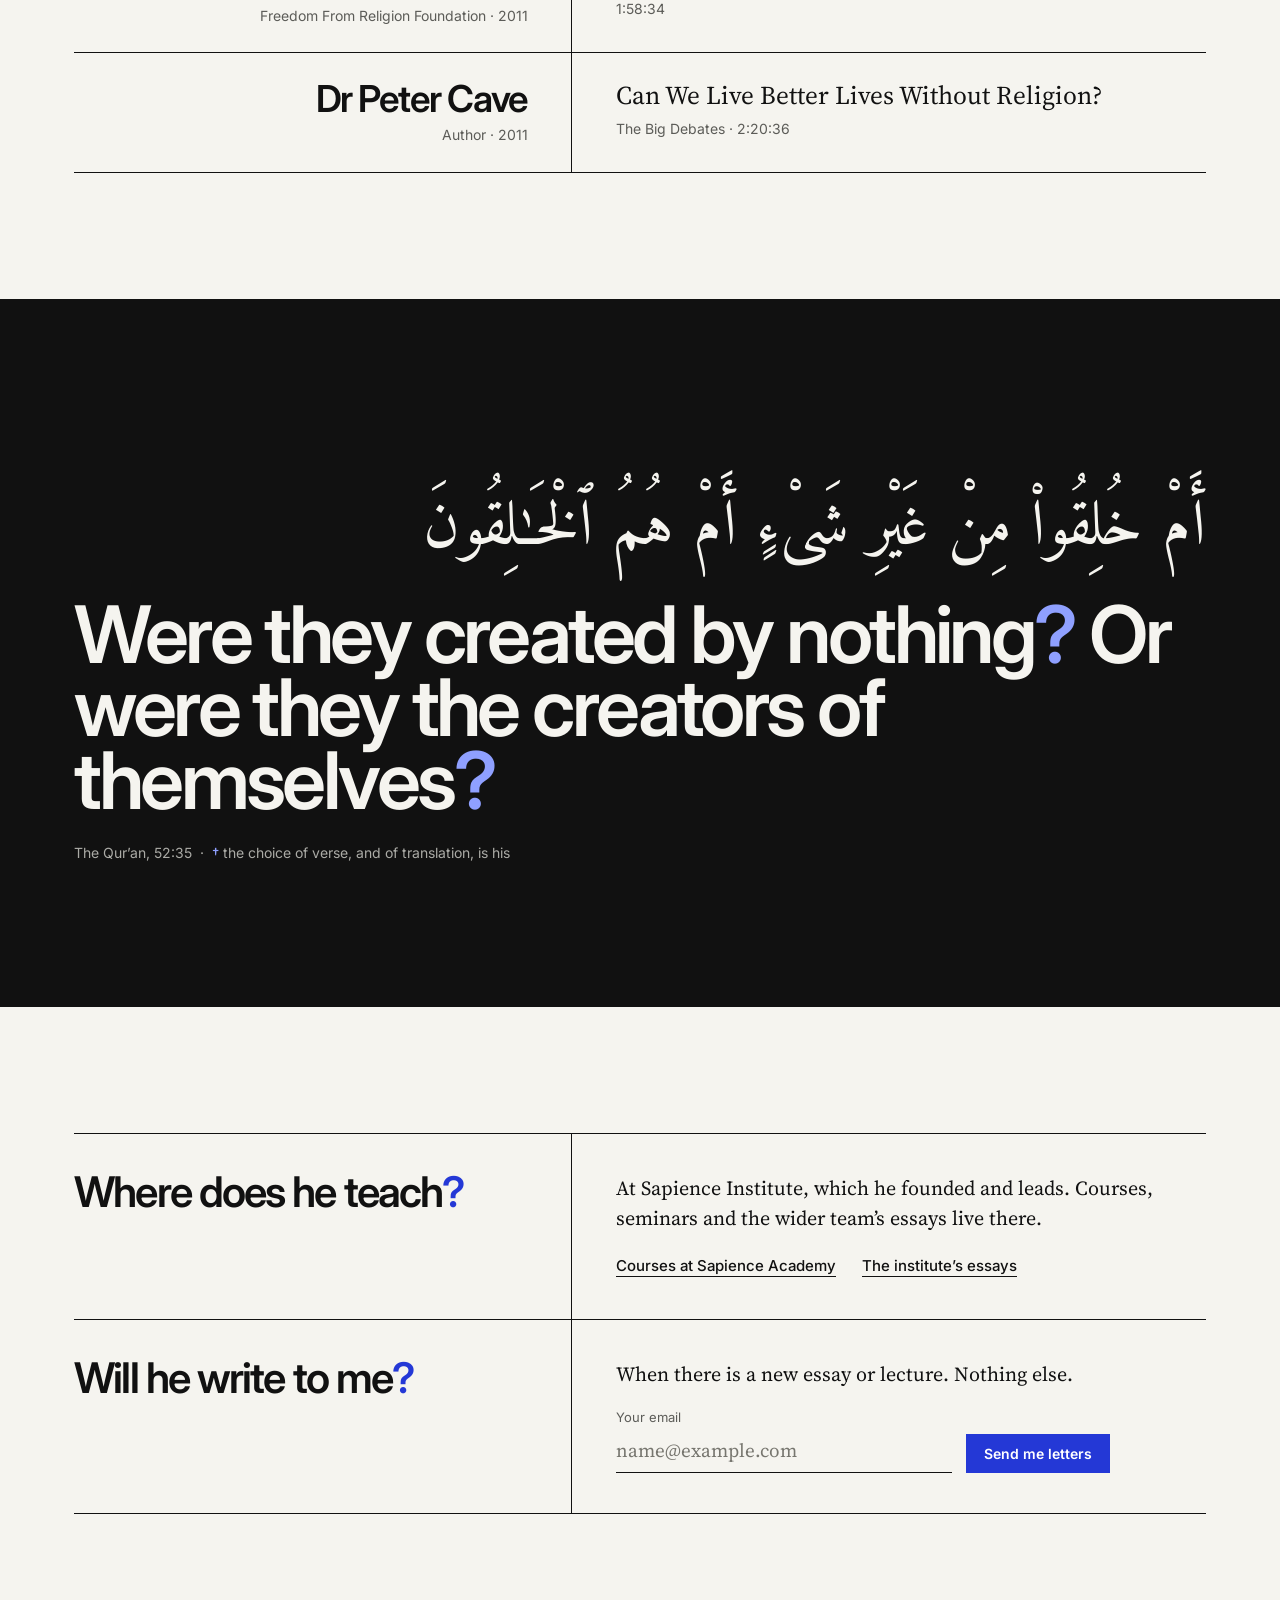
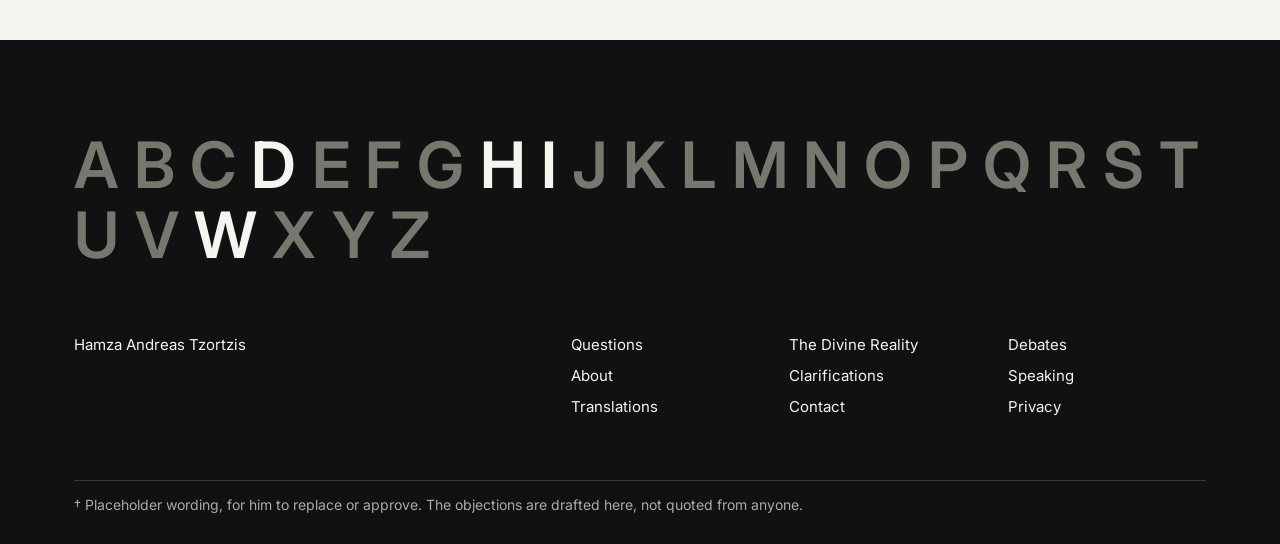
<file: in-question/index.html>
<!doctype html>
<html lang="en">
<head>
<meta charset="utf-8">
<meta name="viewport" content="width=device-width, initial-scale=1">
<meta name="robots" content="noindex, nofollow">
<link rel="icon" href="data:,">
<title>Hamza Andreas Tzortzis · mockup 3, In Question</title>
<link rel="preconnect" href="https://fonts.googleapis.com">
<link rel="preconnect" href="https://fonts.gstatic.com" crossorigin>
<link rel="stylesheet" href="https://fonts.googleapis.com/css2?family=Inter:opsz,wght@14..32,400..700&family=Source+Serif+4:ital,opsz,wght@0,8..60,400..600;1,8..60,400..600&family=Amiri+Quran&display=swap">
<link rel="stylesheet" href="../shared/mock.css">
<link rel="stylesheet" href="in-question.css">
</head>
<body>

<nav class="mockbar" aria-label="Mockup pages (not part of the design)">
  <a href="../index.html">All mockups</a>
  <span>1 Marginalia <a href="../marginalia/index.html">home</a> <a href="../marginalia/essay.html">essay</a></span>
  <span>2 The Lit Window <a href="../lit-window/index.html">home</a> <a href="../lit-window/essay.html">essay</a></span>
  <span>3 In Question <a href="index.html" aria-current="page">home</a> <a href="essay.html">essay</a></span>
  <span>4 The Disciplined Thinker <a href="../disciplined-thinker/index.html">home</a></span>
  <span class="mockbar__note">Design mockups for review · not the official site</span>
</nav>

<header class="top">
  <a href="#top">Hamza Andreas Tzortzis</a>
  <nav aria-label="Sections">
    <a href="#questions">Questions A–Z</a>
    <a href="#book">The book</a>
    <a href="#across">Debates</a>
    <a class="keep" href="#-">Menu</a>
  </nav>
</header>

<main id="top">

<!-- 1. The first question, at full screen -->
<section class="pin" style="--size:17vw; --to:.3" aria-labelledby="q1">
  <div class="pin__stick">
    <p class="pin__who"><b>Hamza Andreas Tzortzis</b> writes and teaches in answer to questions like this one.&#8239;†</p>
    <h1 class="pin__ask q" id="q1">Is there<br>a God<i>?</i></h1>
    <span class="pin__rule" aria-hidden="true"></span>
    <div class="pin__answer">
      <div class="route">
        <span class="meta">The essay begins</span>
        <p class="route__line">Imagine you find yourself sitting in the corner of a room. The door that you entered through is now completely sealed and there is no way of entering or exiting.</p>
        <a class="route__t" href="#-">The Qur’an’s Argument for God’s Existence</a>
        <span class="meta">Essay · 2017 · 38 minutes</span>
      </div>
      <div class="route">
        <span class="meta">A second argument</span>
        <a class="route__t" href="#-">Divine Link: The Argument from Dependency</a>
        <span class="meta">Essay · 2019 · 23 minutes</span>
      </div>
      <div class="route">
        <span class="meta">The long answer</span>
        <a class="route__t" href="#book">The Divine Reality</a>
        <span class="meta">The book · revised edition, 2019</span>
      </div>
    </div>
    <p class="pin__n meta"><span>01 / 09</span><span>Scroll: the question moves aside and the answer writes in</span></p>
  </div>
</section>

<!-- 2. Three more questions, each resolving into routes -->
<section class="pin pin--black on-black" style="--size:14.4vw; --to:.3; --msize:17vw" aria-labelledby="q2">
  <div class="pin__stick">
    <h2 class="pin__ask q" id="q2">Has science<br>disproved<br>God<i>?</i></h2>
    <span class="pin__rule" aria-hidden="true"></span>
    <div class="pin__answer">
      <div class="route">
        <span class="meta">The essay begins</span>
        <p class="route__line">Imagine you entered an amazing palace. As you walk through the hallway, you are struck by the size of the building and decide to explore by opening the nearest door.</p>
        <a class="route__t" href="#-">Has Science Disproved God? Deconstructing False Assumptions</a>
        <span class="meta">Essay · 2020 · 37 minutes</span>
      </div>
      <div class="route">
        <span class="meta">A lecture</span>
        <a class="route__t" href="#-">Does Science Lead to Atheism? Has Science Killed Religion?</a>
        <span class="meta">Lecture · 2018</span>
      </div>
      <div class="route">
        <span class="meta">Behind it</span>
        <a class="route__t" href="#-">What is Karl Popper’s View of the Scientific Method?</a>
        <span class="meta">Essay · 2019 · 18 minutes</span>
      </div>
    </div>
    <p class="pin__n meta"><span>02 / 09</span></p>
  </div>
</section>

<section class="pin" style="--size:17vw; --to:.3" aria-labelledby="q3">
  <div class="pin__stick">
    <h2 class="pin__ask q" id="q3">Is God<br>merciful<i>?</i></h2>
    <span class="pin__rule" aria-hidden="true"></span>
    <div class="pin__answer">
      <div class="route">
        <span class="meta">The essay begins</span>
        <p class="route__line">When I was a child, my parents would always chide me for trying to drink my grandfather’s whisky.</p>
        <a class="route__t" href="#-">Is God Merciful? Islam’s Response to Evil &amp; Suffering</a>
        <span class="meta">Essay · 2017 · 25 minutes</span>
      </div>
      <div class="route">
        <span class="meta">A lecture</span>
        <a class="route__t" href="#-">If Good and Evil Exist, Then God Must Exist</a>
        <span class="meta">Lecture · 2016</span>
      </div>
      <div class="route">
        <span class="meta">Beside it</span>
        <a class="route__t" href="#-">Know God, Know Good: God &amp; Objective Morality</a>
        <span class="meta">Essay · 2017 · 15 minutes</span>
      </div>
    </div>
    <p class="pin__n meta"><span>03 / 09</span></p>
  </div>
</section>

<section class="pin pin--ultra" style="--size:17vw; --to:.3" aria-labelledby="q4">
  <div class="pin__stick">
    <h2 class="pin__ask q" id="q4">Why love<br>God<i>?</i></h2>
    <span class="pin__rule" aria-hidden="true"></span>
    <div class="pin__answer">
      <div class="route">
        <span class="meta">The essay begins</span>
        <p class="route__line">Rumi was right. When pen is put to paper and writes about love, it breaks in two.</p>
        <a class="route__t" href="essay.html">Why Love God</a>
        <span class="meta">Essay · 2017 · 9 minutes</span>
      </div>
      <div class="route">
        <span class="meta">A lecture</span>
        <a class="route__t" href="#-">7 Reasons Why God is Worthy of Worship</a>
        <span class="meta">Lecture · 2019</span>
      </div>
      <div class="route">
        <span class="meta">Beside it</span>
        <a class="route__t" href="#-">Does God need our worship? Why did He create us to worship Him?</a>
        <span class="meta">Essay · 2017 · 5 minutes</span>
      </div>
    </div>
    <p class="pin__n meta"><span>04 / 09</span></p>
  </div>
</section>

<!-- The rest of the nine -->
<section class="more" id="questions" aria-labelledby="more-t">
  <div class="more__head">
    <h2 class="q" id="more-t">Five more<i>.</i></h2>
    <p class="meta">Each is the title of one of his essays. <a class="go" href="#-">Every question, A–Z</a></p>
  </div>
  <ol>
    <li><a href="#-"><span class="more__n">05</span><span class="q">Does God need our worship?</span><span class="meta">2017 · 5 min</span></a></li>
    <li><a href="#-"><span class="more__n">06</span><span class="q">Does the Qur’an contain scientific miracles?</span><span class="meta">2013 · 47 min</span></a></li>
    <li><a href="#-"><span class="more__n">07</span><span class="q">Has evolution been misunderstood?</span><span class="meta">2013 · 38 min</span></a></li>
    <li><a href="#-"><span class="more__n">08</span><span class="q">Did the Prophet Muhammad plagiarise ancient Greek embryology?</span><span class="meta">2011 · 49 min</span></a></li>
    <li><a href="#-"><span class="more__n">09</span><span class="q">What does the ‘fear’ of God really mean?</span><span class="meta">2017 · 2 min</span></a></li>
  </ol>
</section>

<!-- 3. The book, as the long answer -->
<section class="long on-black" id="book" aria-labelledby="long-t">
  <div class="long__grid">
    <h2 class="q" id="long-t">The long answer<i>.</i></h2>
    <div class="long__right">
      <img src="../assets/divine-reality-cover.jpg" width="800" height="1190" alt="The cover of The Divine Reality, revised edition.">
      <div>
        <p class="long__title">The Divine Reality</p>
        <p class="long__sub">God, Islam &amp; the Mirage of Atheism</p>
        <p class="long__pitch">An existential, spiritual and rational journey: the arguments for the existence of God, the Qur’an and the prophethood of Muhammad ﷺ, and why we must know, love and worship God.</p>
        <p class="long__acts"><a class="go" href="#-">Read it free</a><a class="go" href="#-">Buy a copy</a><a class="go" href="#-">Translations</a></p>
      </div>
    </div>
  </div>
</section>

<!-- 4. If it is said … we say -->
<section class="said" aria-label="Objections and replies">
  <div class="said__head">
    <h2 class="q">If it is said …</h2>
    <h2 class="q">… we say<i style="color:inherit">.</i></h2>
  </div>
  <div class="said__rows">
    <div class="said__row">
      <p class="said__obj">The universe could have come from nothing.&#8239;†</p>
      <div class="said__rep">
        <p>Professor Lawrence Krauss’s book <i>A Universe from Nothing</i> invigorated and popularised the debate on the Leibnizian question: “Why is there something rather than nothing?”</p>
        <a class="go" href="#-">On Professor Lawrence Krauss’s ‘Nothing’</a><span class="meta">Essay · 2017 · 6 minutes</span>
      </div>
    </div>
    <div class="said__row">
      <p class="said__obj">Atheism is only a lack of belief; nothing follows from it.&#8239;†</p>
      <div class="said__rep">
        <p>Atheism is not an intellectual position that exists in a bubble. If its claims are true, then one would have to make some inevitable existential and logical conclusions that are very bleak.</p>
        <a class="go" href="#-">Life Without God: The Implications of Atheism</a><span class="meta">Essay · 2019 · 24 minutes</span>
      </div>
    </div>
    <div class="said__row">
      <p class="said__obj">Human life has value with or without God.&#8239;†</p>
      <div class="said__rep">
        <p>We all strongly feel and believe that human life has ultimate value. However, can we intellectually justify this non-negotiable feeling and belief we have?</p>
        <a class="go" href="#-">No God, No Value</a><span class="meta">Essay · 2017 · 6 minutes</span>
      </div>
    </div>
    <div class="said__row">
      <p class="said__obj">He once argued that the Qur’an contains scientific miracles.&#8239;†</p>
      <div class="said__rep">
        <p>He did, and he changed his position in public. The 2013 essay sets out a new approach; the Clarifications page gives the dates.&#8239;†</p>
        <a class="go" href="#-">Does the Qur’an Contain Scientific Miracles? A New Approach</a><span class="meta">Essay · 2013 · 47 minutes</span>
      </div>
    </div>
  </div>
</section>

<!-- 5. Debates, as a split -->
<section class="across" id="across" aria-labelledby="across-t">
  <h2 class="q" id="across-t">Across the table<i>.</i></h2>
  <a class="across__row" href="#-">
    <span class="across__them">Professor Lawrence Krauss<span class="meta">Cosmologist · 2013</span></span>
    <span class="across__motion">Islam or Atheism: Which Makes More Sense?<span class="meta">The Big Debates · 2:11:23</span></span>
  </a>
  <a class="across__row" href="#-">
    <span class="across__them">Professor Peter Simons<span class="meta">2014</span></span>
    <span class="across__motion">Can Consciousness Explain God’s Existence?<span class="meta">1:05:51</span></span>
  </a>
  <a class="across__row" href="#-">
    <span class="across__them">Dan Barker<span class="meta">Freedom From Religion Foundation · 2011</span></span>
    <span class="across__motion">Is Islam or Atheism More Rational?<span class="meta">1:58:34</span></span>
  </a>
  <a class="across__row" href="#-">
    <span class="across__them">Dr Peter Cave<span class="meta">Author · 2011</span></span>
    <span class="across__motion">Can We Live Better Lives Without Religion?<span class="meta">The Big Debates · 2:20:36</span></span>
  </a>
</section>

<!-- 6. A verse that is itself a question -->
<section class="ayah-q on-black" aria-label="A verse">
  <figure>
    <p class="ayah-q__ar" lang="ar" dir="rtl">أَمْ خُلِقُوا۟ مِنْ غَيْرِ شَىْءٍ أَمْ هُمُ ٱلْخَـٰلِقُونَ</p>
    <blockquote class="ayah-q__tr q">Were they created by nothing<i>?</i> Or were they the creators of themselves<i>?</i></blockquote>
    <figcaption class="meta">The Qur’an, 52:35 &nbsp;·&nbsp; <b>†</b> the choice of verse, and of translation, is his</figcaption>
  </figure>
</section>

<!-- 7 and 8. Sapience Institute and letters -->
<section class="ends" aria-label="Sapience Institute and letters">
  <div class="ends__row">
    <h2 class="ends__q q">Where does he teach<i>?</i></h2>
    <div class="ends__a">
      <p>At Sapience Institute, which he founded and leads. Courses, seminars and the wider team’s essays live there.</p>
      <ul><li><a class="go" href="#-">Courses at Sapience Academy</a></li><li><a class="go" href="#-">The institute’s essays</a></li></ul>
    </div>
  </div>
  <div class="ends__row">
    <h2 class="ends__q q">Will he write to me<i>?</i></h2>
    <div class="ends__a">
      <p>When there is a new essay or lecture. Nothing else.</p>
      <form onsubmit="return false">
        <label>Your email <input type="email" placeholder="name@example.com" autocomplete="email"></label>
        <button type="submit">Send me letters</button>
      </form>
    </div>
  </div>
</section>

</main>

<footer class="foot on-black">
  <p class="az" aria-label="Questions by first letter">
    <span>A</span><span>B</span><span>C</span><a href="#-">D</a><span>E</span><span>F</span><span>G</span><a href="#-">H</a><a href="#-">I</a><span>J</span><span>K</span><span>L</span><span>M</span><span>N</span><span>O</span><span>P</span><span>Q</span><span>R</span><span>S</span><span>T</span><span>U</span><span>V</span><a href="#-">W</a><span>X</span><span>Y</span><span>Z</span>
  </p>
  <div class="foot__map">
    <p>Hamza Andreas Tzortzis</p>
    <nav aria-label="Site map">
      <a href="#questions">Questions</a><a href="#book">The Divine Reality</a><a href="#across">Debates</a>
      <a href="#-">About</a><a href="#-">Clarifications</a><a href="#-">Speaking</a>
      <a href="#-">Translations</a><a href="#-">Contact</a><a href="#-">Privacy</a>
    </nav>
  </div>
  <p class="foot__fine meta">† Placeholder wording, for him to replace or approve. The objections are drafted here, not quoted from anyone.</p>
</footer>

<script src="in-question.js"></script>
</body>
</html>
</file>
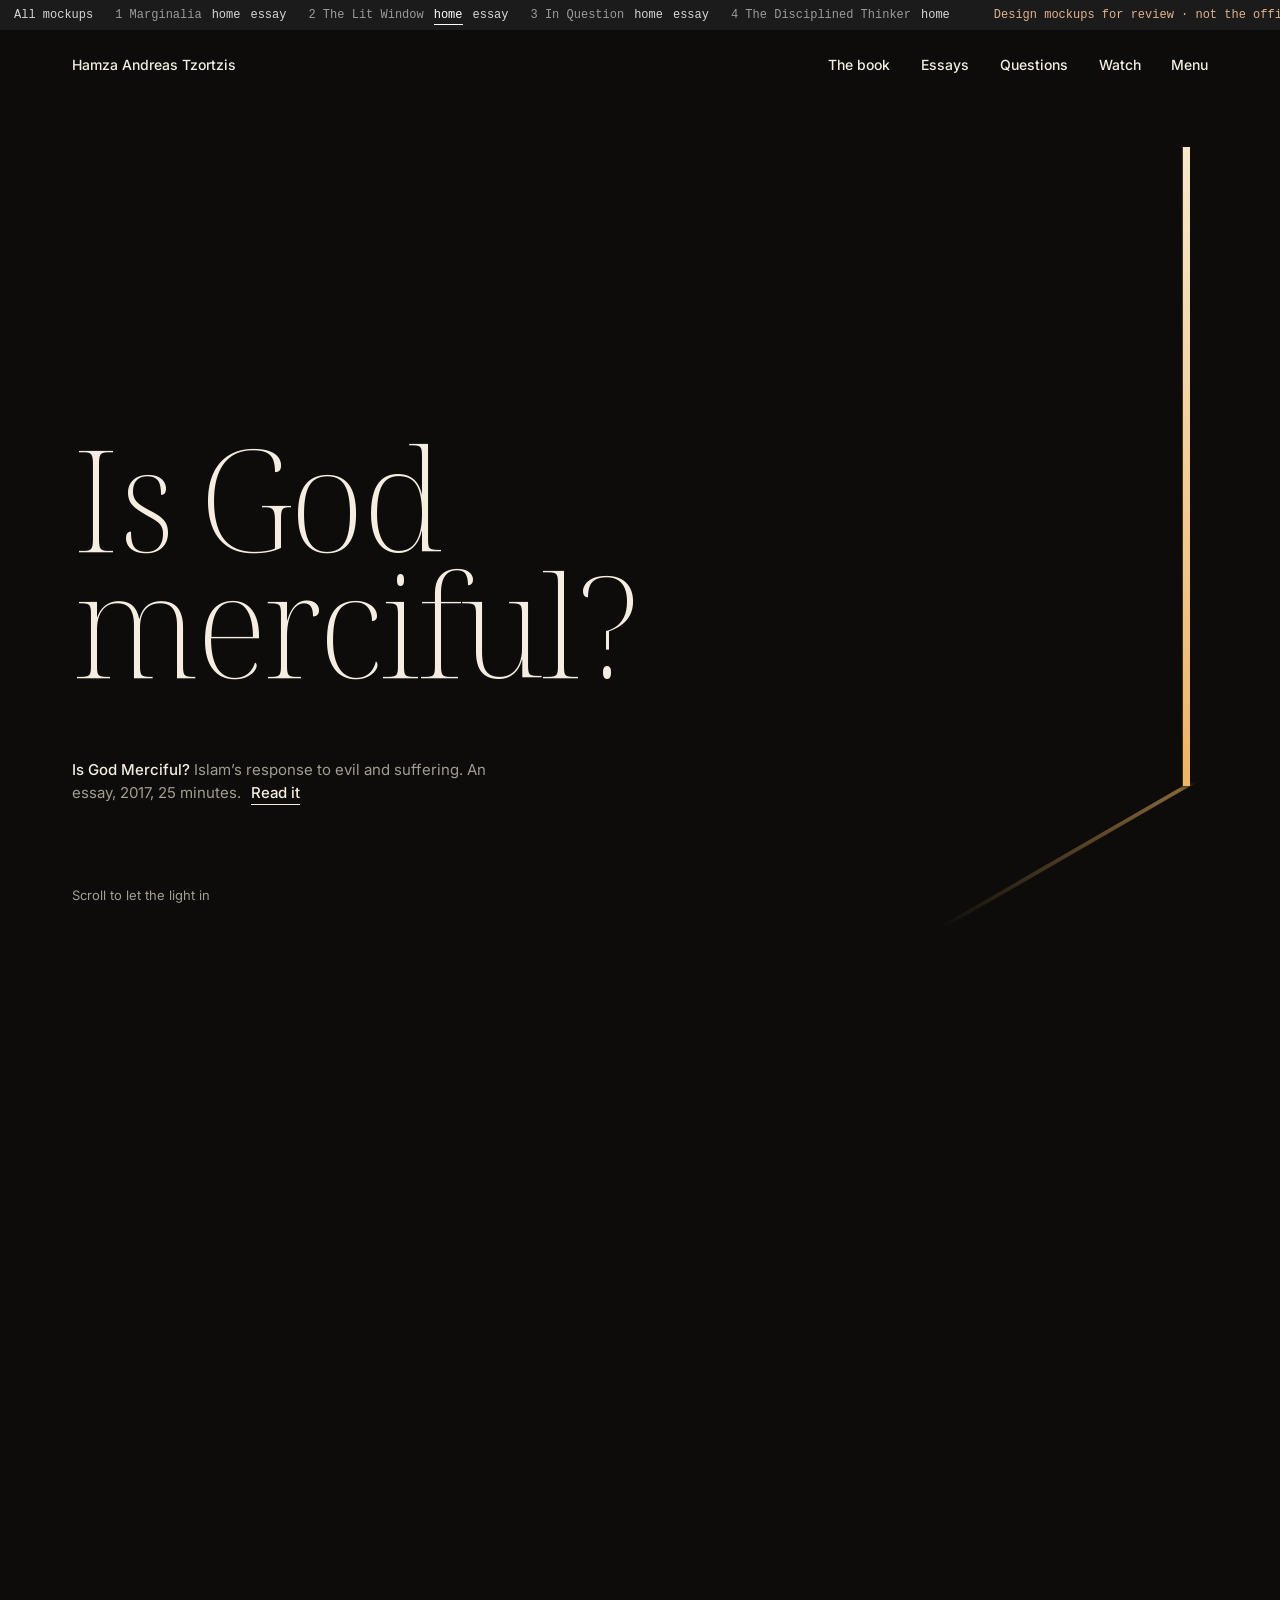
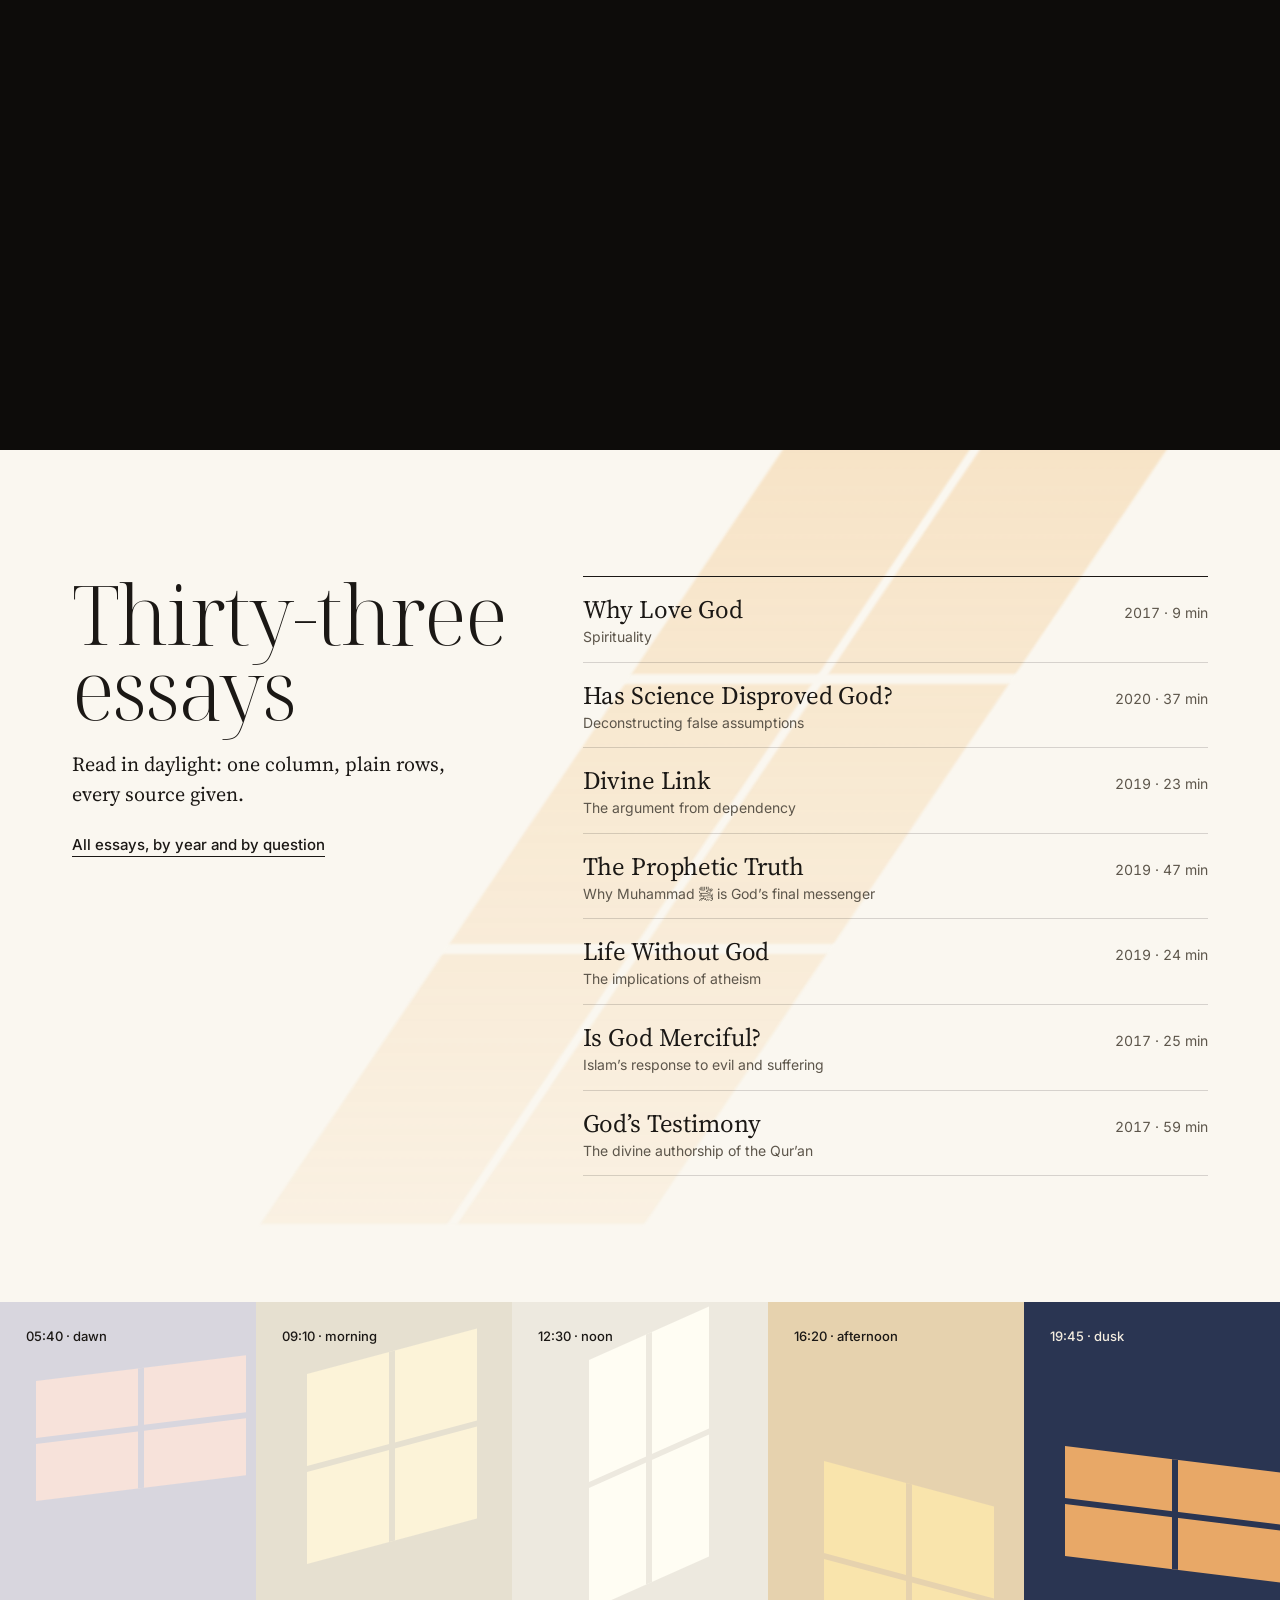
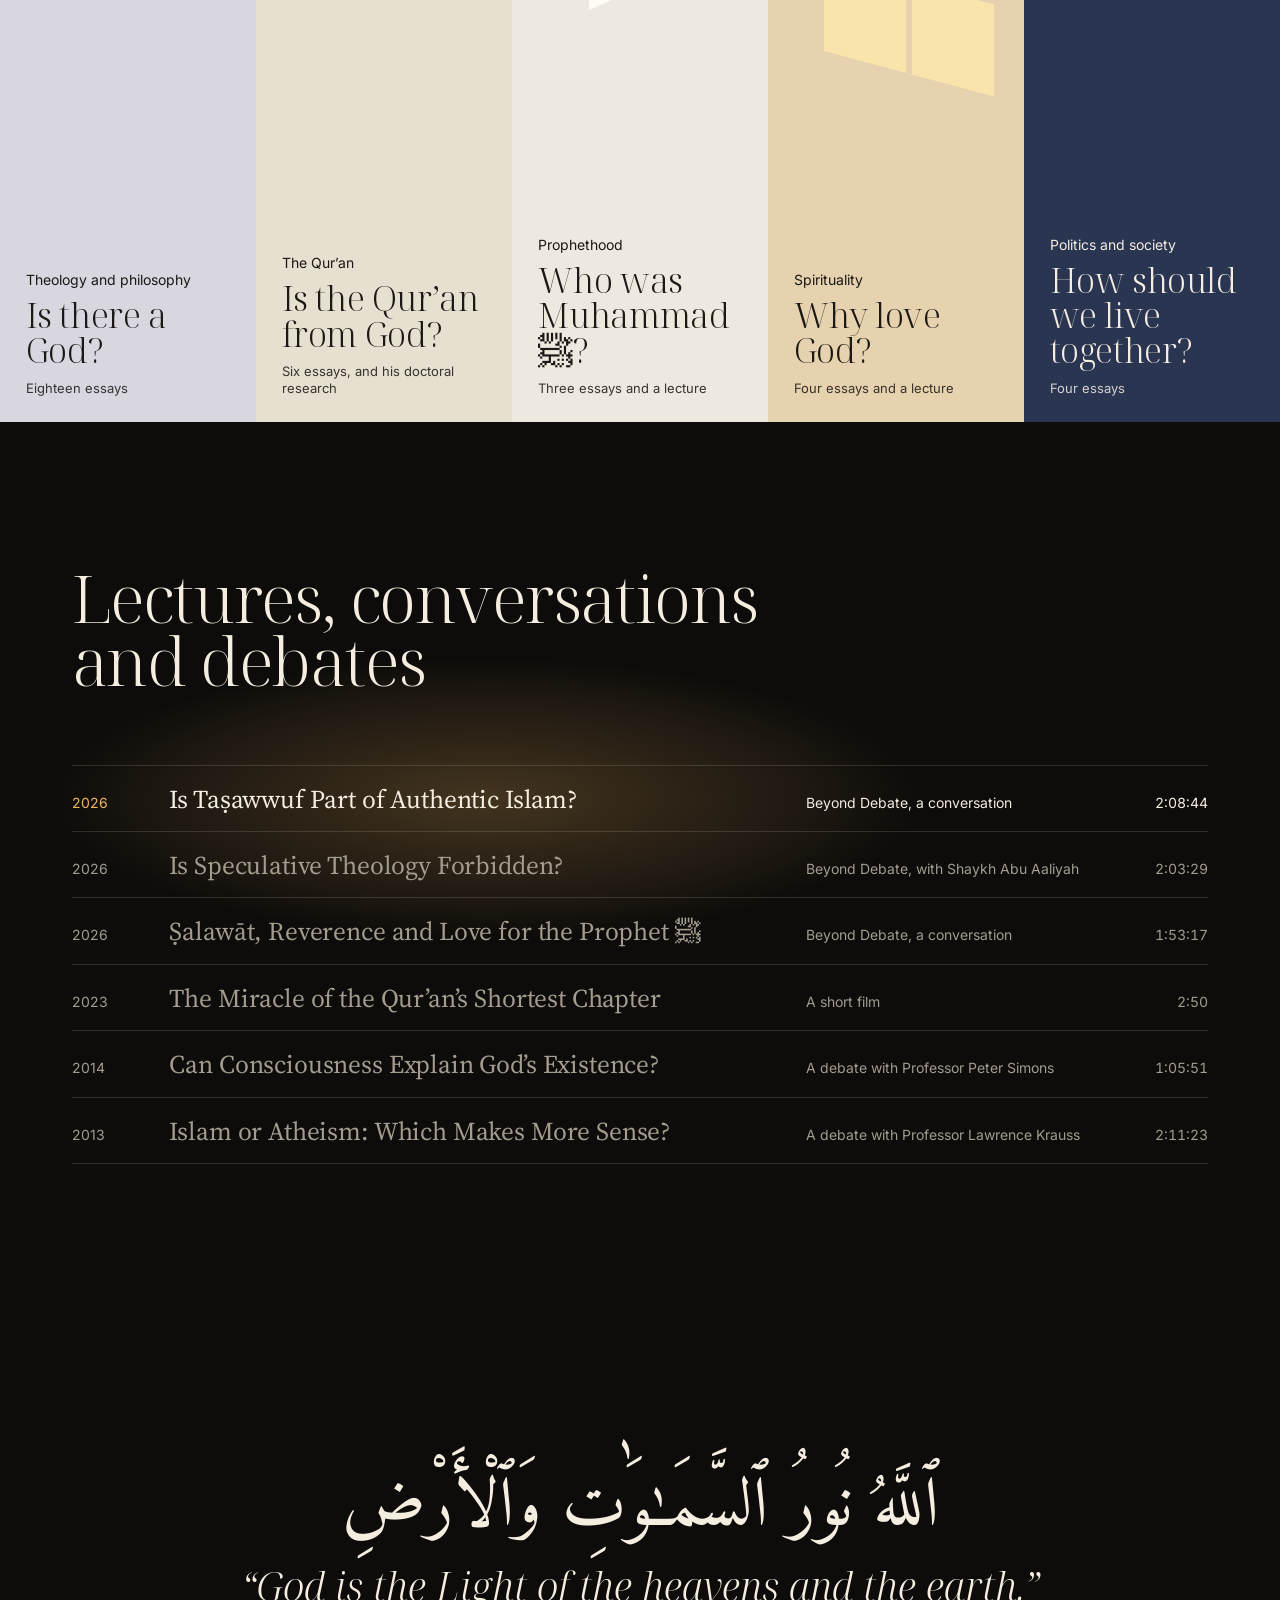
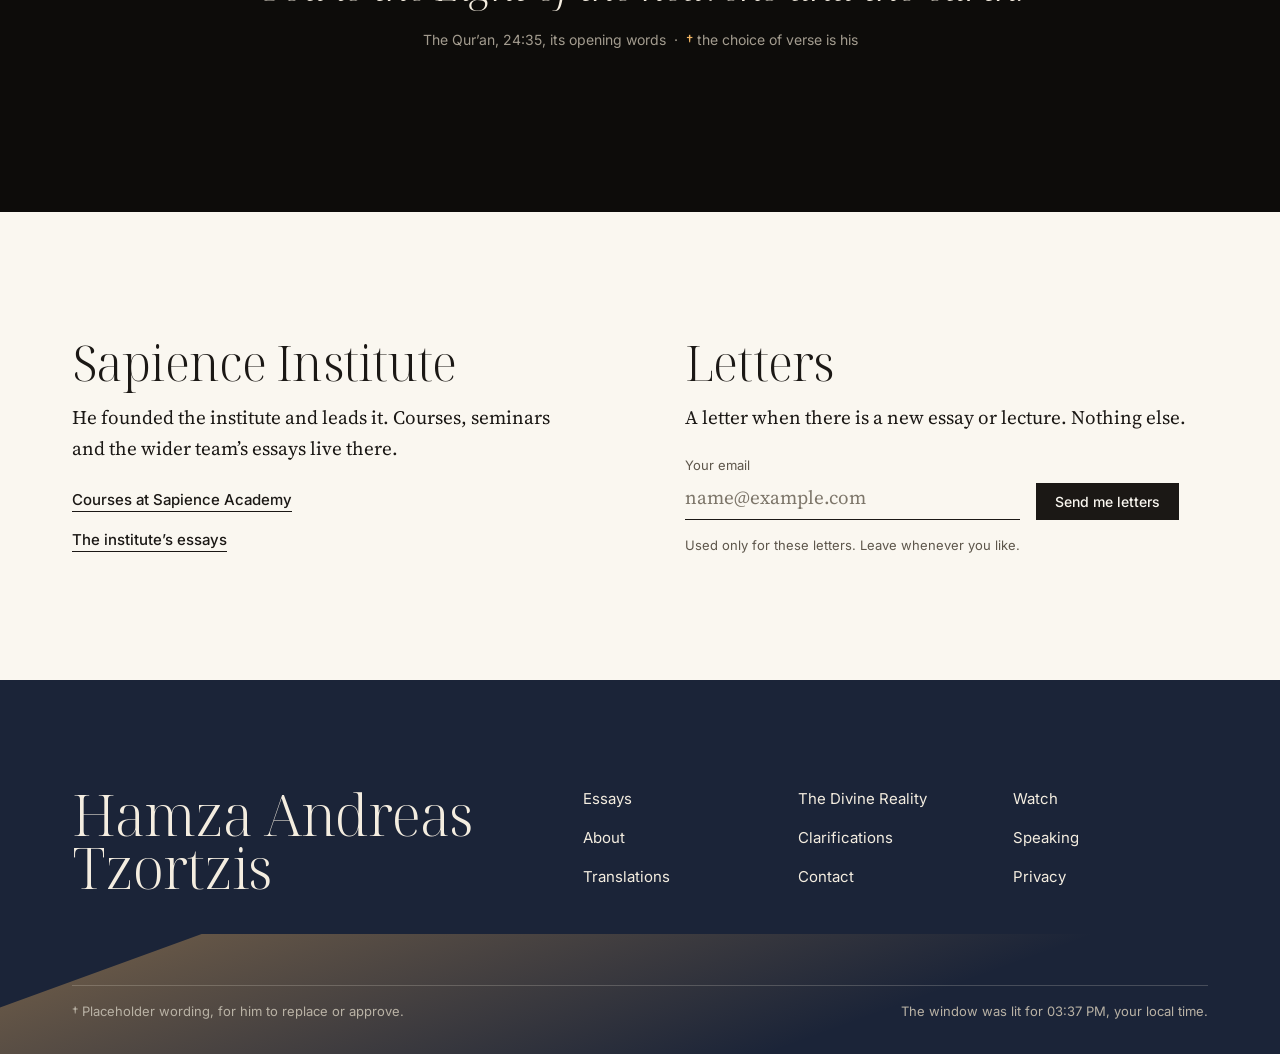
<file: lit-window/index.html>
<!doctype html>
<html lang="en">
<head>
<meta charset="utf-8">
<meta name="viewport" content="width=device-width, initial-scale=1">
<meta name="robots" content="noindex, nofollow">
<link rel="icon" href="data:,">
<title>Hamza Andreas Tzortzis · mockup 2, The Lit Window</title>
<link rel="preconnect" href="https://fonts.googleapis.com">
<link rel="preconnect" href="https://fonts.gstatic.com" crossorigin>
<link rel="stylesheet" href="https://fonts.googleapis.com/css2?family=Noto+Serif+Display:ital,wght@0,200..500;1,200..500&family=Source+Serif+4:ital,opsz,wght@0,8..60,300..600;1,8..60,300..600&family=Inter:wght@400;500;600&family=Amiri+Quran&display=swap">
<link rel="stylesheet" href="../shared/mock.css">
<link rel="stylesheet" href="lit-window.css">
</head>
<body>

<nav class="mockbar" aria-label="Mockup pages (not part of the design)">
  <a href="../index.html">All mockups</a>
  <span>1 Marginalia <a href="../marginalia/index.html">home</a> <a href="../marginalia/essay.html">essay</a></span>
  <span>2 The Lit Window <a href="index.html" aria-current="page">home</a> <a href="essay.html">essay</a></span>
  <span>3 In Question <a href="../in-question/index.html">home</a> <a href="../in-question/essay.html">essay</a></span>
  <span>4 The Disciplined Thinker <a href="../disciplined-thinker/index.html">home</a></span>
  <span class="mockbar__note">Design mockups for review · not the official site</span>
</nav>

<header class="bar">
  <a href="#top">Hamza Andreas Tzortzis</a>
  <nav aria-label="Sections">
    <a href="#book">The book</a>
    <a href="#essays">Essays</a>
    <a href="#questions">Questions</a>
    <a href="#hall">Watch</a>
    <a class="keep" href="#-">Menu</a>
  </nav>
</header>

<main>

<!-- 1 and 2. Near-dark: one question, lit. The slit widens and his name stands in the light. -->
<section class="arrive" id="top" data-scene aria-label="Introduction">
  <div class="arrive__pin">
    <h1 class="question"><a href="#-">Is God<br>merciful?</a></h1>
    <p class="arrive__meta"><b>Is God Merciful?</b> Islam’s response to evil and suffering. An essay, 2017, 25 minutes. <a class="link" href="#-">Read it</a></p>

    <div class="window">
      <p class="window__time" data-clock>Afternoon light</p>
      <p class="window__name">Hamza<br>Andreas<br>Tzortzis</p>
      <p class="window__line">writes and teaches about God, the Qur’an and what it means to be human.&#8239;†</p>
      <p class="window__links"><a class="link" href="#book">The book</a><a class="link" href="#essays">Essays</a><a class="link" href="#hall">Lectures</a></p>
    </div>
    <span class="spill" aria-hidden="true"></span>

    <p class="arrive__cue">Scroll to let the light in</p>
  </div>
</section>

<!-- 3. The book: its window grows to fill the screen, and you pass through -->
<section class="passage" id="book" data-scene="passage" aria-labelledby="book-t">
  <div class="passage__pin">
    <div class="passage__title">
      <h2 id="book-t">The<br>Divine<br>Reality</h2>
      <p>God, Islam &amp; the Mirage of Atheism</p>
    </div>
    <div class="passage__cover">
      <img src="../assets/divine-reality-cover.jpg" width="800" height="1190" alt="The cover of The Divine Reality, revised edition: a dark cover with a window open on a bright sky.">
    </div>
    <div class="passage__side">
      <p>An existential, spiritual and rational journey: the arguments for the existence of God, the Qur’an and the prophethood of Muhammad ﷺ, and why we must know, love and worship God.</p>
      <p class="passage__acts">
        <a href="#-">Read it free <small>the online edition</small></a>
        <a href="#-">Buy a copy <small>by country</small></a>
        <a href="#-">Translations <small>more than ten languages</small></a>
      </p>
    </div>
    <span class="passage__flash" aria-hidden="true"></span>
  </div>
</section>

<!-- 4. Daylight: the essays, on paper -->
<section class="day on-paper" id="essays" data-pass aria-labelledby="essays-t">
  <span class="patch" aria-hidden="true"></span>
  <div class="day__wrap">
    <div>
      <h2 id="essays-t">Thirty-three essays</h2>
      <p class="day__sub">Read in daylight: one column, plain rows, every source given.</p>
      <a class="link" href="#-">All essays, by year and by question</a>
    </div>
    <ol class="rows">
      <li><a href="essay.html"><span class="rows__t">Why Love God<small>Spirituality</small></span><span class="rows__m">2017 · 9 min</span></a></li>
      <li><a href="#-"><span class="rows__t">Has Science Disproved God?<small>Deconstructing false assumptions</small></span><span class="rows__m">2020 · 37 min</span></a></li>
      <li><a href="#-"><span class="rows__t">Divine Link<small>The argument from dependency</small></span><span class="rows__m">2019 · 23 min</span></a></li>
      <li><a href="#-"><span class="rows__t">The Prophetic Truth<small>Why Muhammad ﷺ is God’s final messenger</small></span><span class="rows__m">2019 · 47 min</span></a></li>
      <li><a href="#-"><span class="rows__t">Life Without God<small>The implications of atheism</small></span><span class="rows__m">2019 · 24 min</span></a></li>
      <li><a href="#-"><span class="rows__t">Is God Merciful?<small>Islam’s response to evil and suffering</small></span><span class="rows__m">2017 · 25 min</span></a></li>
      <li><a href="#-"><span class="rows__t">God’s Testimony<small>The divine authorship of the Qur’an</small></span><span class="rows__m">2017 · 59 min</span></a></li>
    </ol>
  </div>
</section>

<!-- 5. Five questions, as five times of day -->
<section class="times" id="questions" aria-label="Five questions, from dawn to dusk">
  <a class="time" href="#-" style="--wall:#D8D6DE; --sun:#F7E2DA; --x:14%; --y:11%; --w:210px; --h:120px; --sk:-7deg">
    <span class="time__hour">05:40 · dawn</span>
    <span class="time__topic">Theology and philosophy</span>
    <span class="time__q">Is there a God?</span>
    <span class="time__n">Eighteen essays</span>
  </a>
  <a class="time" href="#-" style="--wall:#E6E0D0; --sun:#FCF3D8; --x:20%; --y:10%; --w:170px; --h:190px; --sk:-15deg">
    <span class="time__hour">09:10 · morning</span>
    <span class="time__topic">The Qur’an</span>
    <span class="time__q">Is the Qur’an from God?</span>
    <span class="time__n">Six essays, and his doctoral research</span>
  </a>
  <a class="time" href="#-" style="--wall:#EDE9DF; --sun:#FFFDF3; --x:30%; --y:8%; --w:120px; --h:250px; --sk:-24deg">
    <span class="time__hour">12:30 · noon</span>
    <span class="time__topic">Prophethood</span>
    <span class="time__q">Who was Muhammad ﷺ?</span>
    <span class="time__n">Three essays and a lecture</span>
  </a>
  <a class="time" href="essay.html" style="--wall:#E6D2AE; --sun:#F9E4AC; --x:22%; --y:22%; --w:170px; --h:190px; --sk:15deg">
    <span class="time__hour">16:20 · afternoon</span>
    <span class="time__topic">Spirituality</span>
    <span class="time__q">Why love God?</span>
    <span class="time__n">Four essays and a lecture</span>
  </a>
  <a class="time" href="#-" style="--wall:#2A3552; --sun:#E8A867; --c:#F4EDE0; --x:16%; --y:20%; --w:220px; --h:110px; --sk:7deg">
    <span class="time__hour">19:45 · dusk</span>
    <span class="time__topic">Politics and society</span>
    <span class="time__q">How should we live together?</span>
    <span class="time__n">Four essays</span>
  </a>
</section>

<!-- 6. The hall: one spotlight -->
<section class="hall" id="hall" aria-labelledby="hall-t">
  <div class="hall__wrap">
    <h2 id="hall-t">Lectures, conversations and debates</h2>
    <ol>
      <li><a class="is-lit" href="#-"><span class="hall__y">2026</span><span class="hall__t">Is Taṣawwuf Part of Authentic Islam?</span><span class="hall__w">Beyond Debate, a conversation</span><span class="hall__d">2:08:44</span></a></li>
      <li><a href="#-"><span class="hall__y">2026</span><span class="hall__t">Is Speculative Theology Forbidden?</span><span class="hall__w">Beyond Debate, with Shaykh Abu Aaliyah</span><span class="hall__d">2:03:29</span></a></li>
      <li><a href="#-"><span class="hall__y">2026</span><span class="hall__t">Ṣalawāt, Reverence and Love for the Prophet ﷺ</span><span class="hall__w">Beyond Debate, a conversation</span><span class="hall__d">1:53:17</span></a></li>
      <li><a href="#-"><span class="hall__y">2023</span><span class="hall__t">The Miracle of the Qur’an’s Shortest Chapter</span><span class="hall__w">A short film</span><span class="hall__d">2:50</span></a></li>
      <li><a href="#-"><span class="hall__y">2014</span><span class="hall__t">Can Consciousness Explain God’s Existence?</span><span class="hall__w">A debate with Professor Peter Simons</span><span class="hall__d">1:05:51</span></a></li>
      <li><a href="#-"><span class="hall__y">2013</span><span class="hall__t">Islam or Atheism: Which Makes More Sense?</span><span class="hall__w">A debate with Professor Lawrence Krauss</span><span class="hall__d">2:11:23</span></a></li>
    </ol>
  </div>
</section>

<!-- 7. A verse -->
<section class="verse" aria-label="A verse">
  <figure>
    <p class="verse__ar" lang="ar" dir="rtl">ٱللَّهُ نُورُ ٱلسَّمَـٰوَٰتِ وَٱلْأَرْضِ</p>
    <blockquote class="verse__tr">“God is the Light of the heavens and the earth.”</blockquote>
    <figcaption class="verse__ref">The Qur’an, 24:35, its opening words &nbsp;·&nbsp; <b>†</b> the choice of verse is his</figcaption>
  </figure>
</section>

<!-- 8. Sapience Institute and letters -->
<section class="after on-paper" aria-label="Sapience Institute and letters">
  <div class="after__wrap">
    <div>
      <h2>Sapience Institute</h2>
      <p>He founded the institute and leads it. Courses, seminars and the wider team’s essays live there.</p>
      <ul>
        <li><a class="link" href="#-">Courses at Sapience Academy</a></li>
        <li><a class="link" href="#-">The institute’s essays</a></li>
      </ul>
    </div>
    <div>
      <h2>Letters</h2>
      <p>A letter when there is a new essay or lecture. Nothing else.</p>
      <form onsubmit="return false">
        <label>Your email <input type="email" placeholder="name@example.com" autocomplete="email"></label>
        <button type="submit">Send me letters</button>
      </form>
      <p class="fine">Used only for these letters. Leave whenever you like.</p>
    </div>
  </div>
</section>

</main>

<!-- 9. The footer, at dusk -->
<footer class="dusk">
  <div class="dusk__wrap">
    <p class="dusk__name">Hamza Andreas Tzortzis</p>
    <nav aria-label="Site map">
      <a href="#essays">Essays</a><a href="#book">The Divine Reality</a><a href="#hall">Watch</a>
      <a href="#-">About</a><a href="#-">Clarifications</a><a href="#-">Speaking</a>
      <a href="#-">Translations</a><a href="#-">Contact</a><a href="#-">Privacy</a>
    </nav>
  </div>
  <p class="dusk__fine"><span>† Placeholder wording, for him to replace or approve.</span><span data-clock-foot></span></p>
</footer>

<script src="lit-window.js"></script>
</body>
</html>
</file>
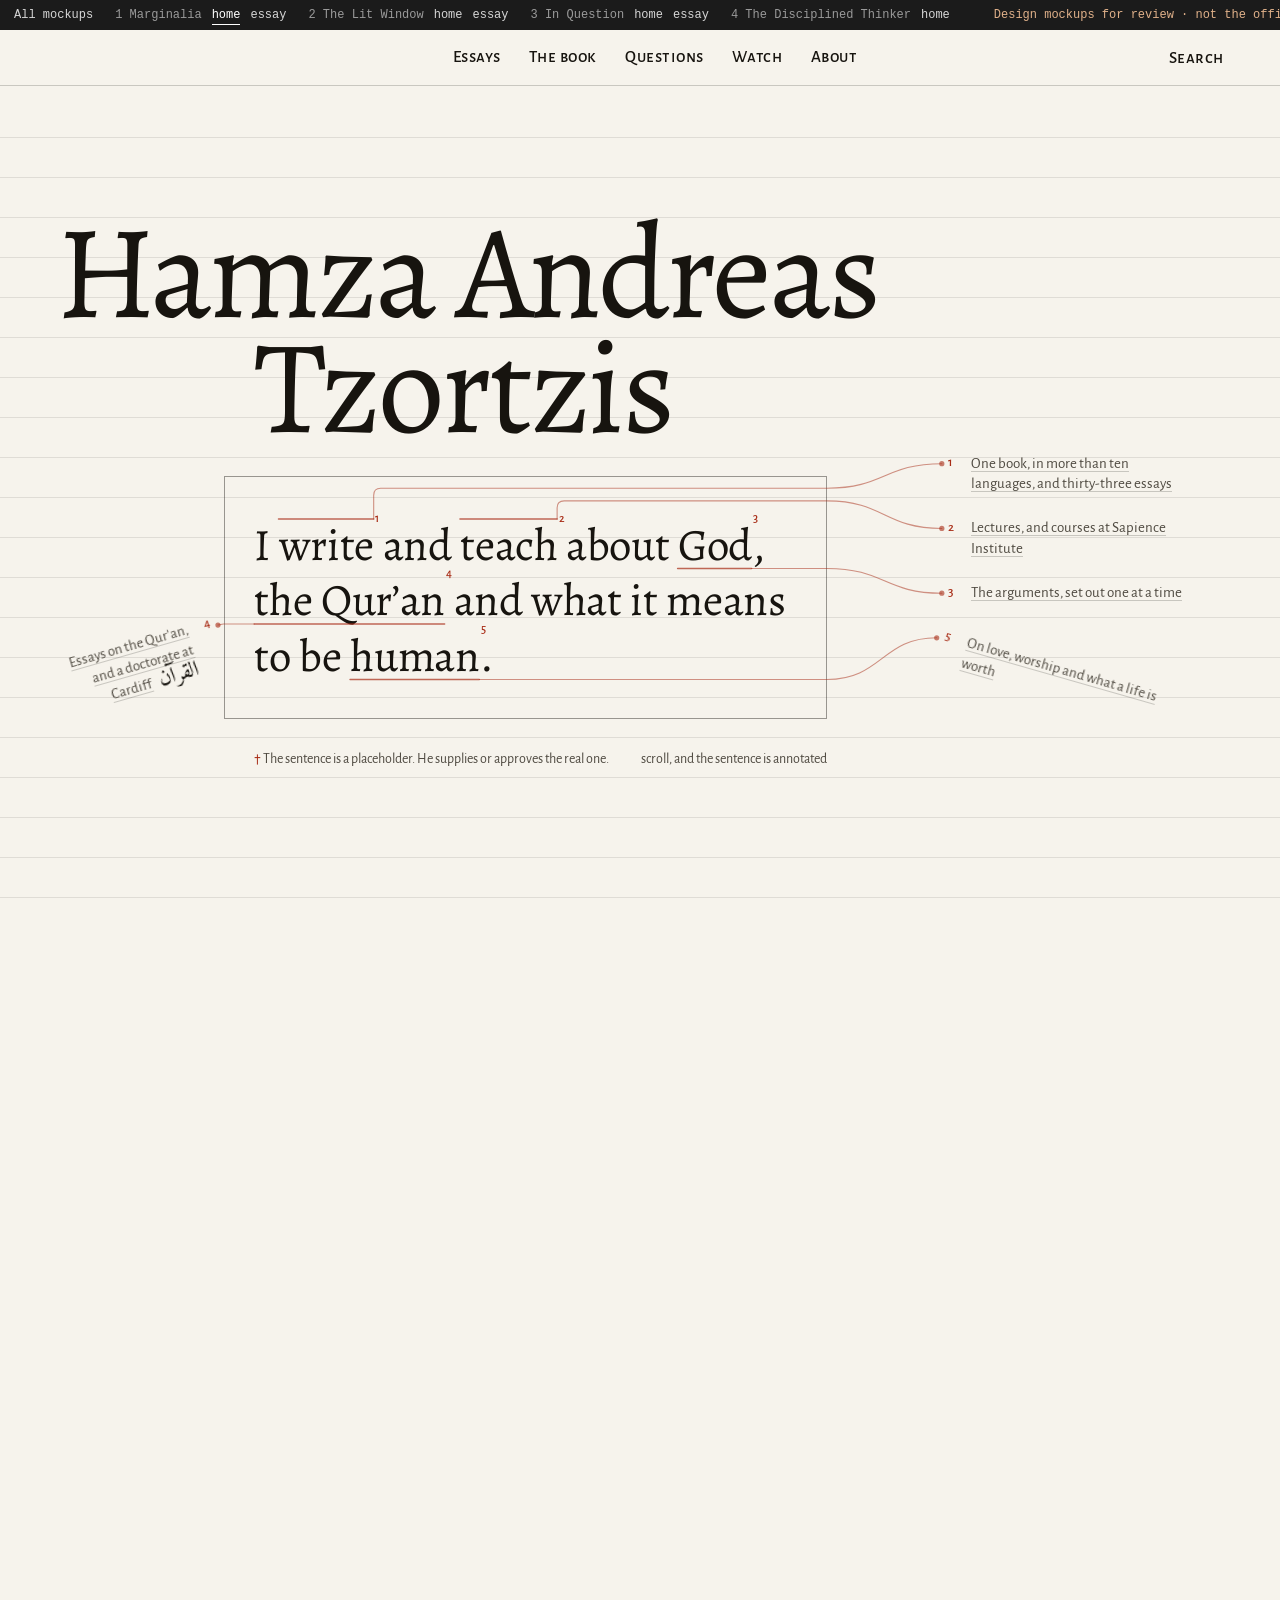
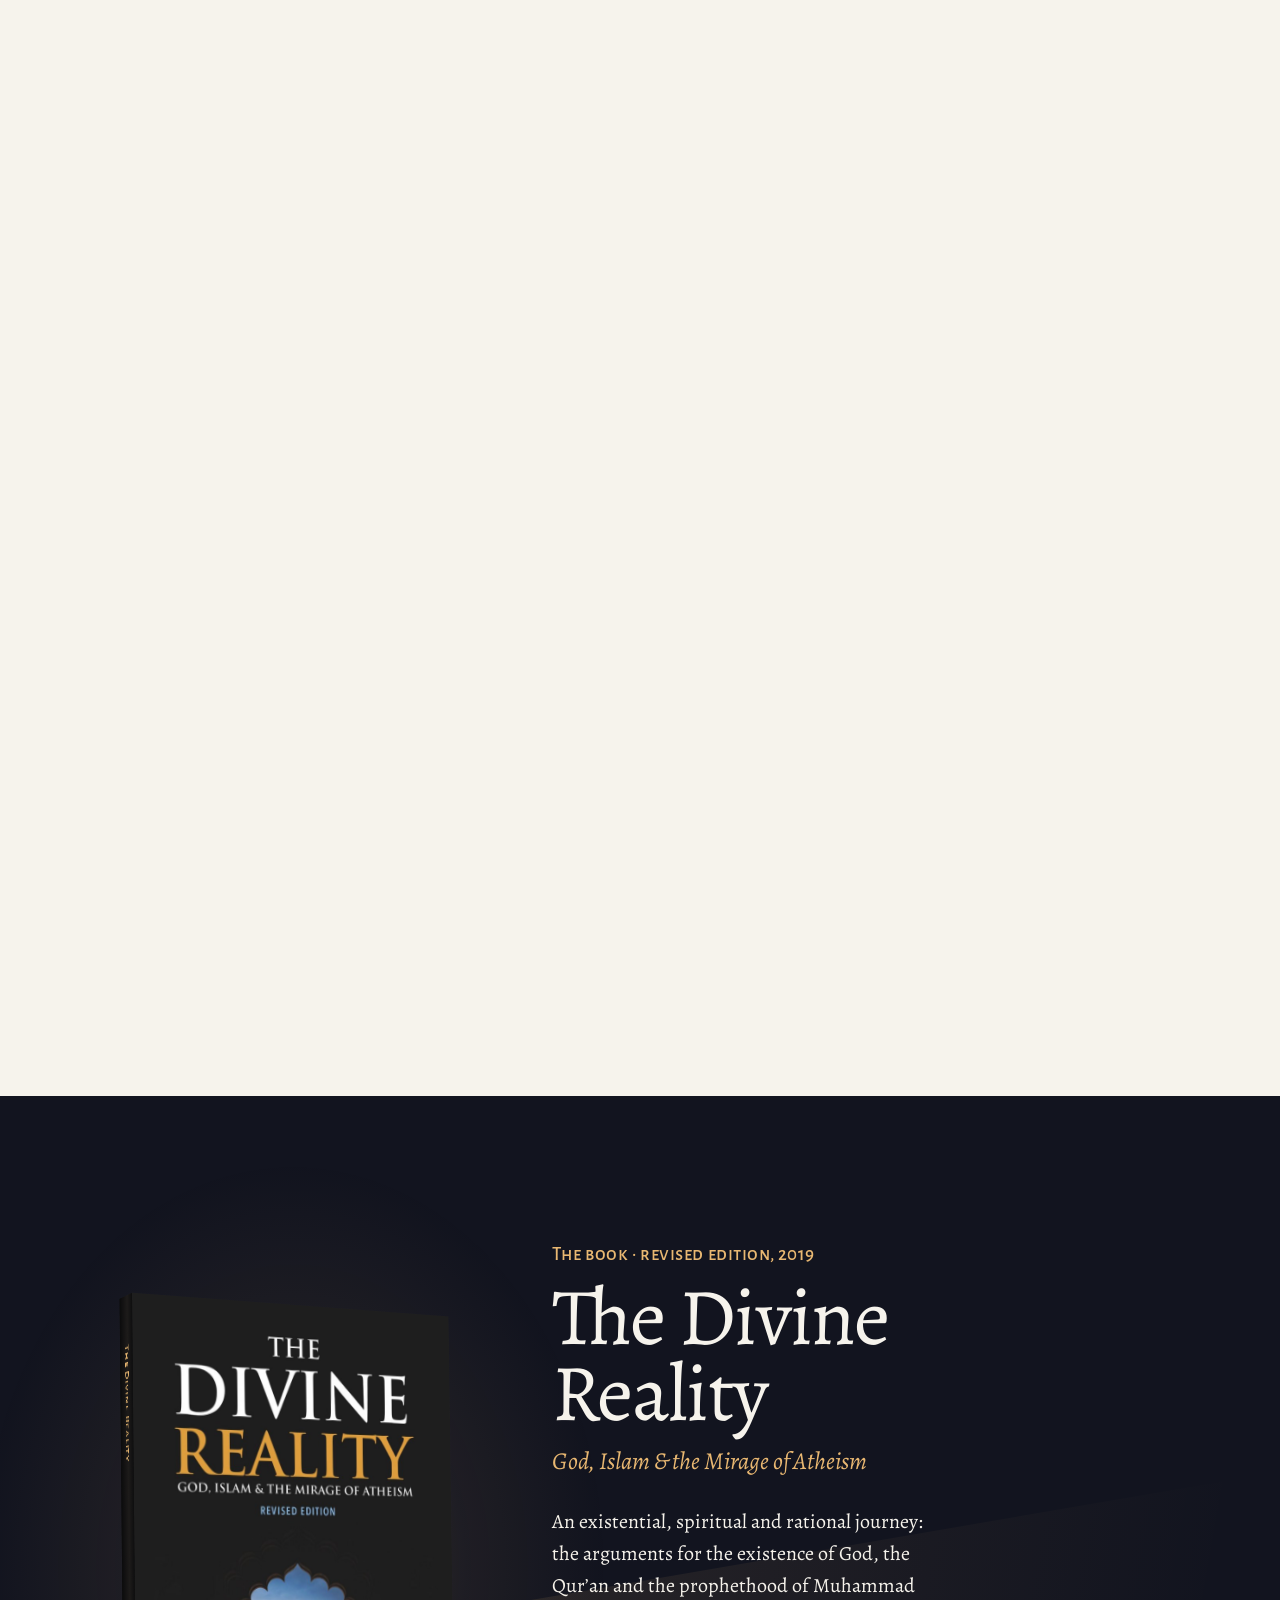
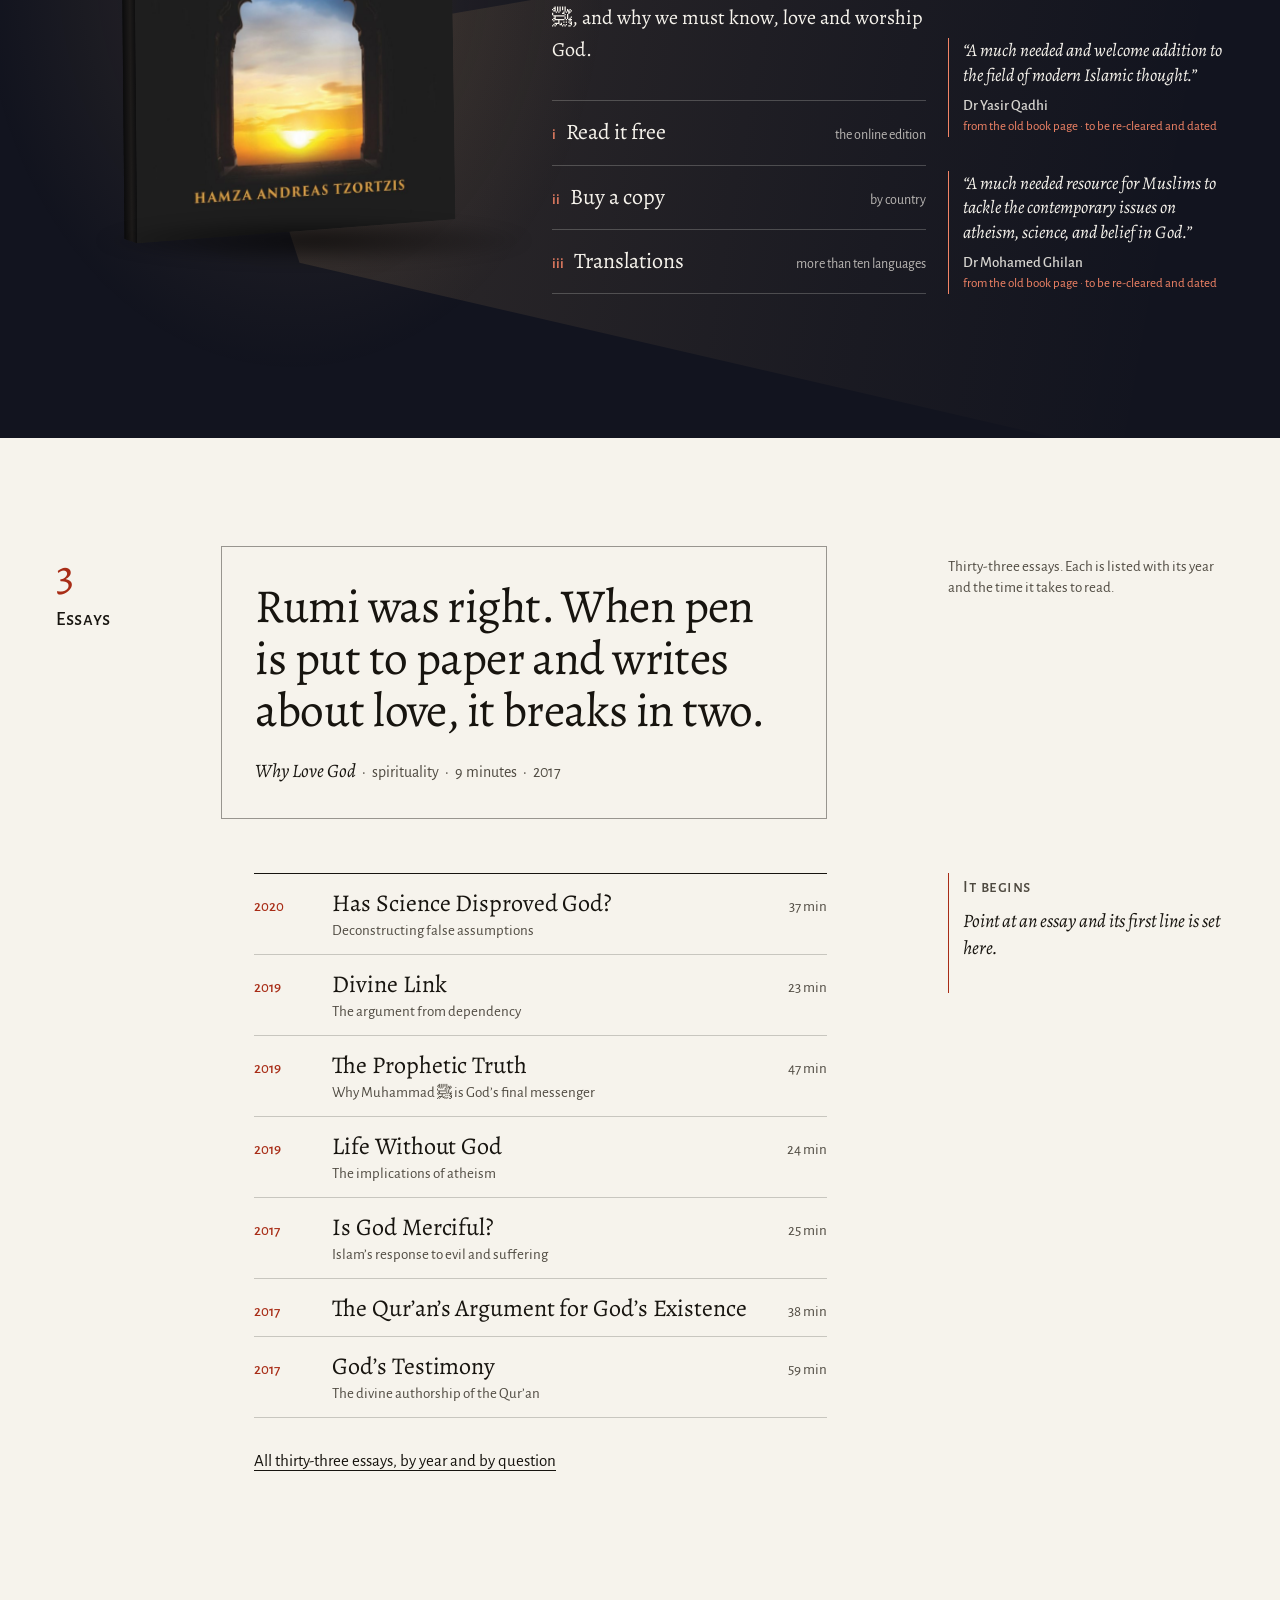
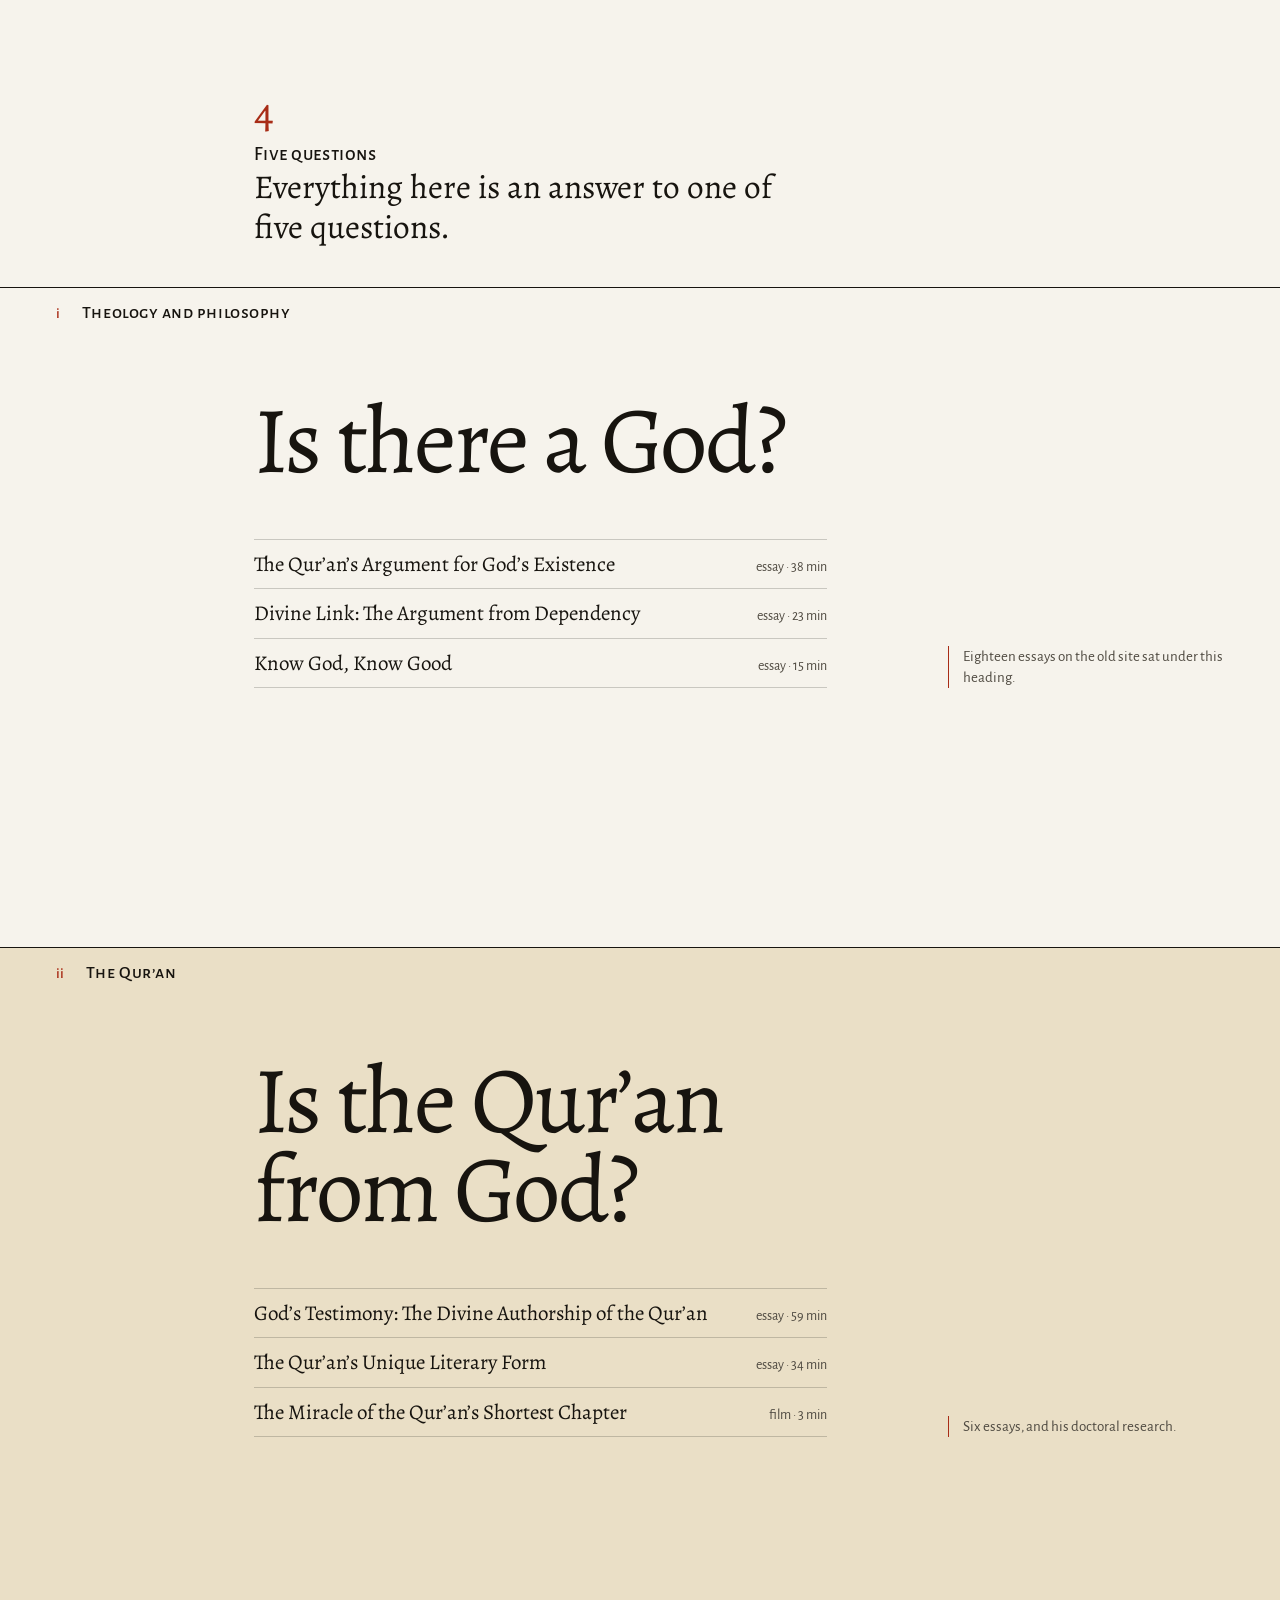
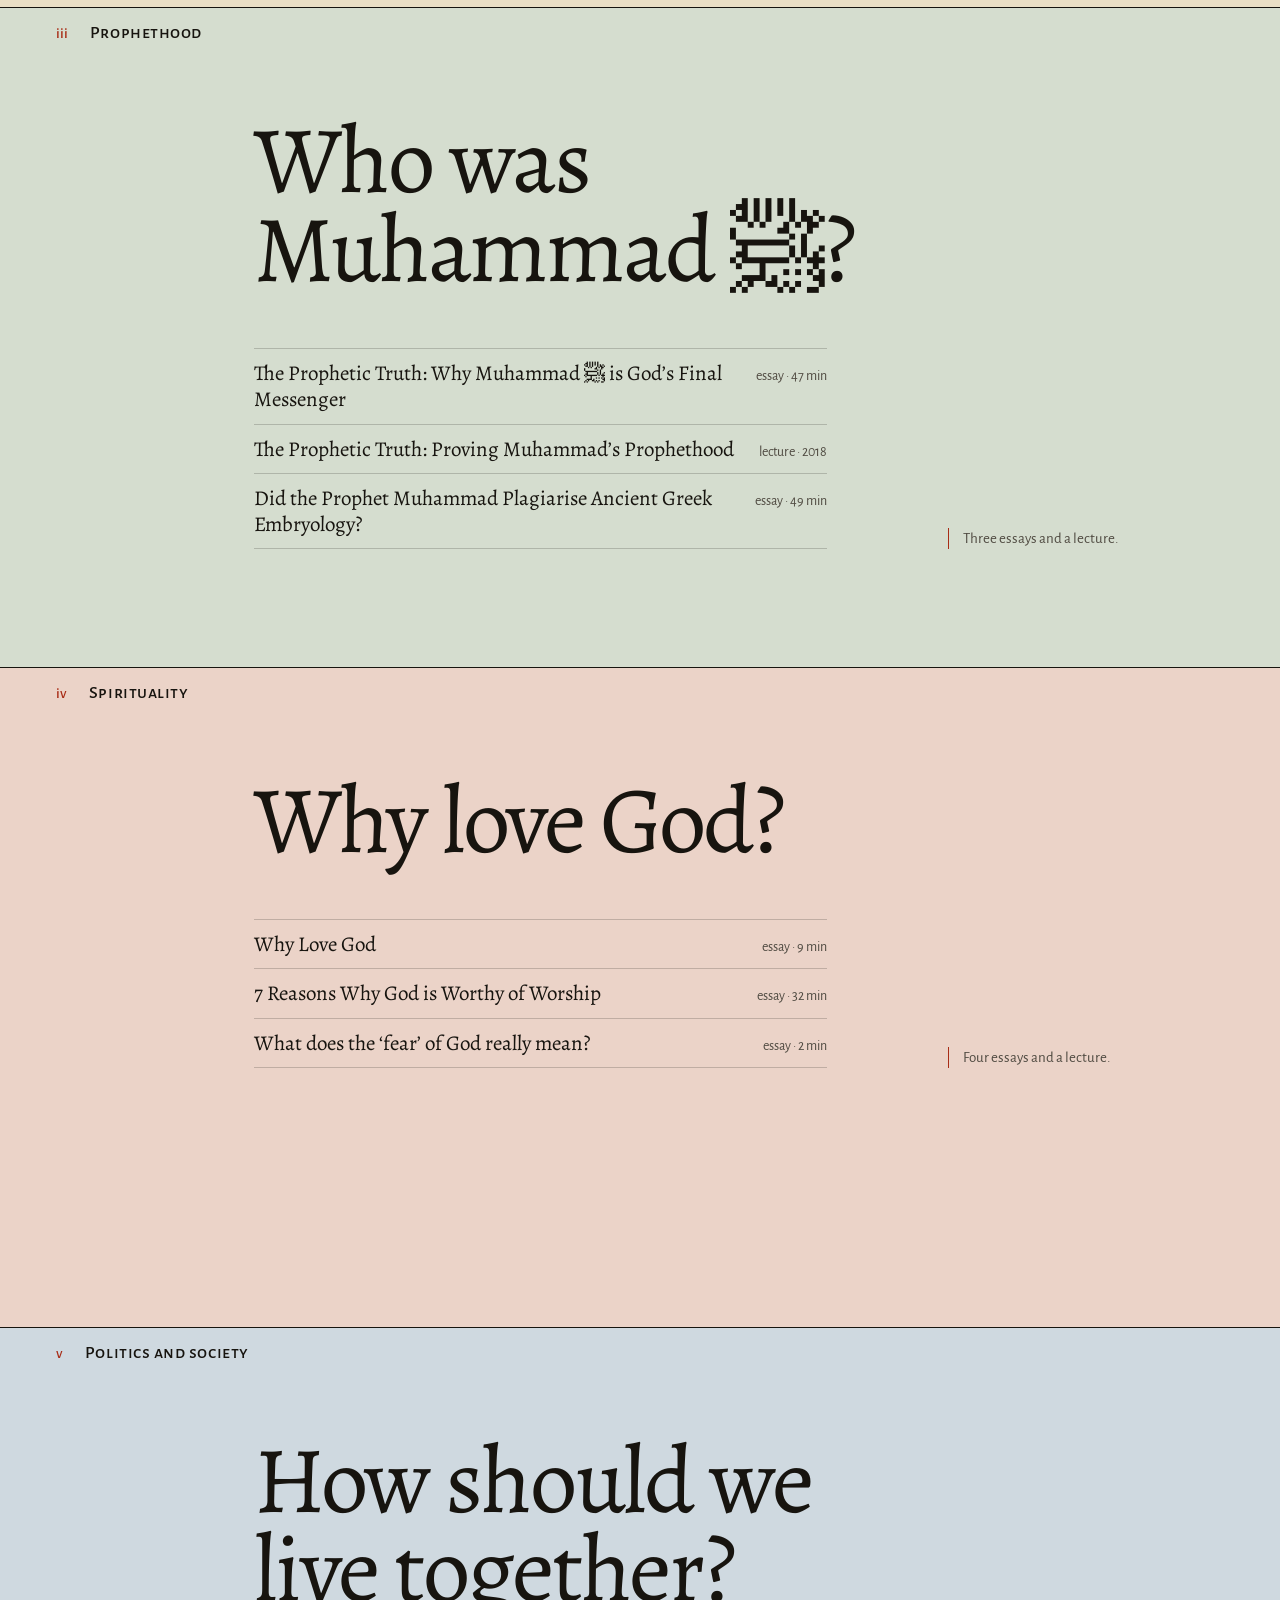
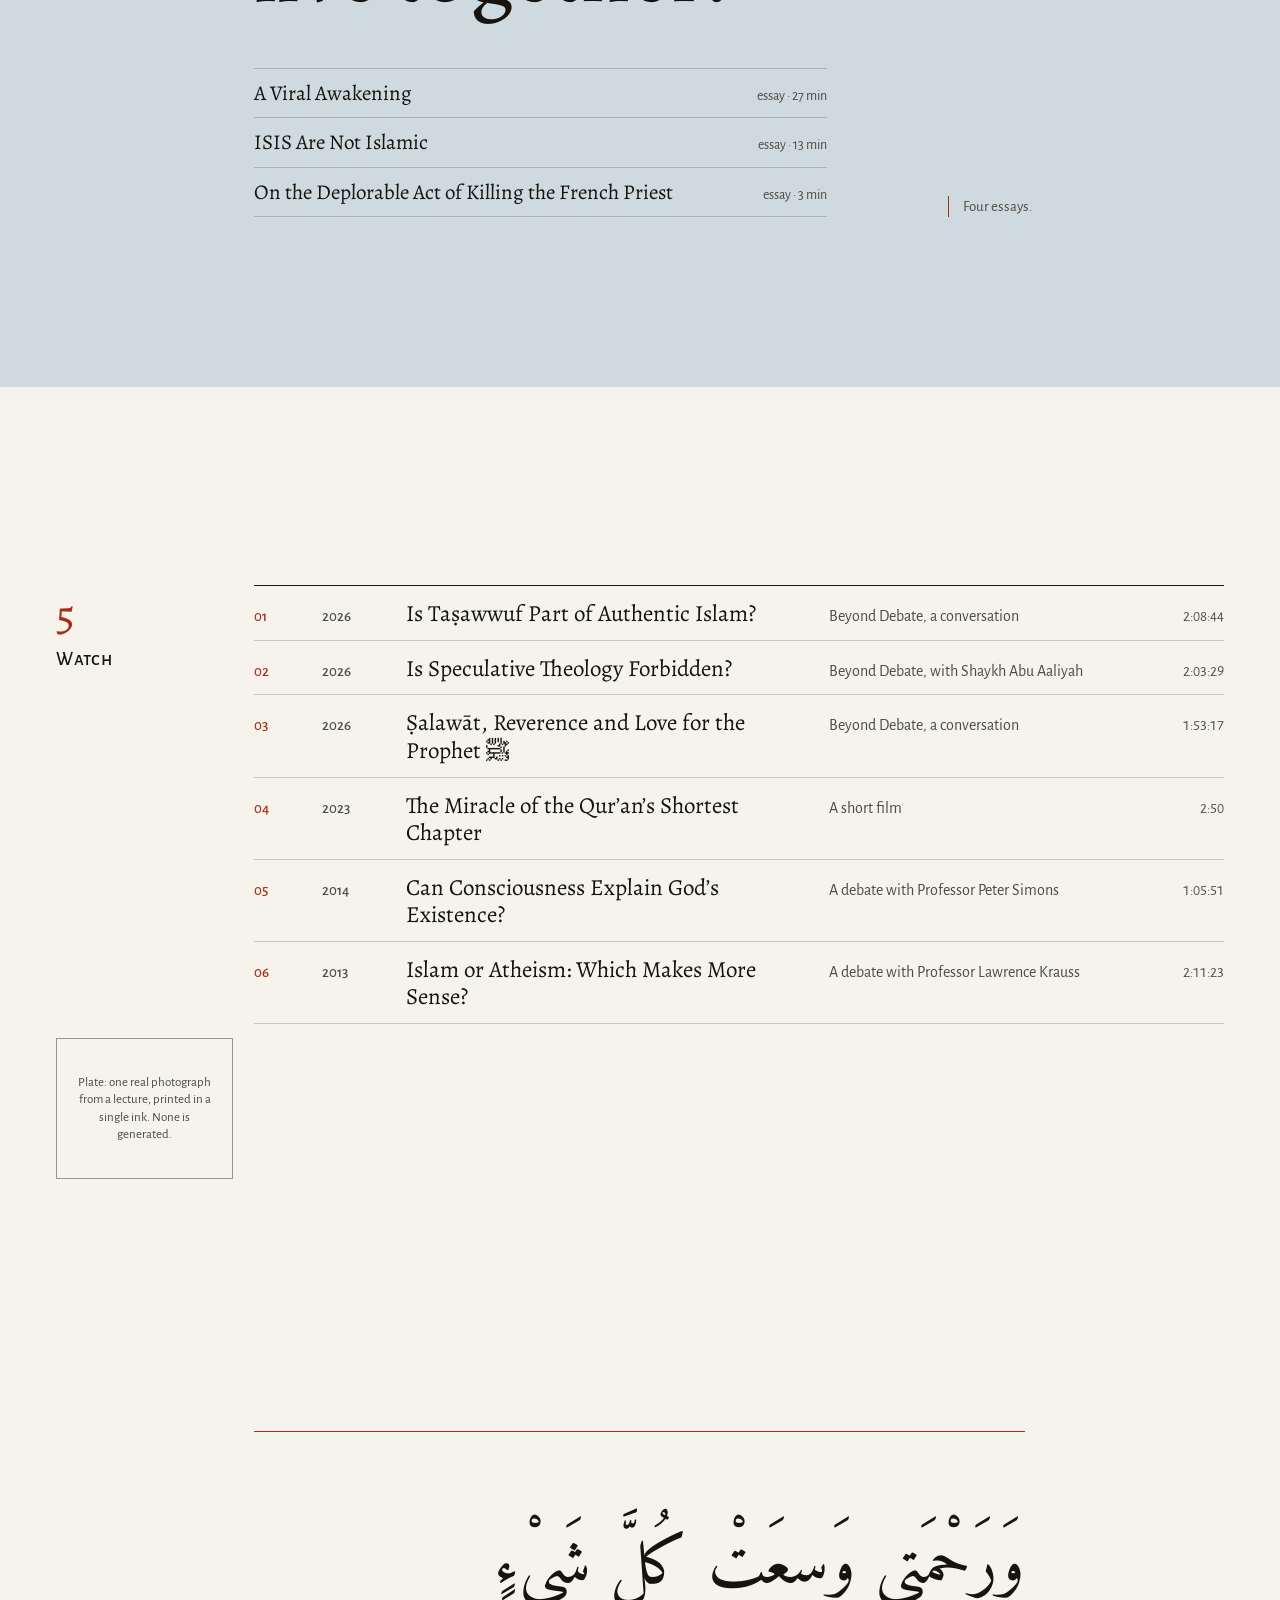
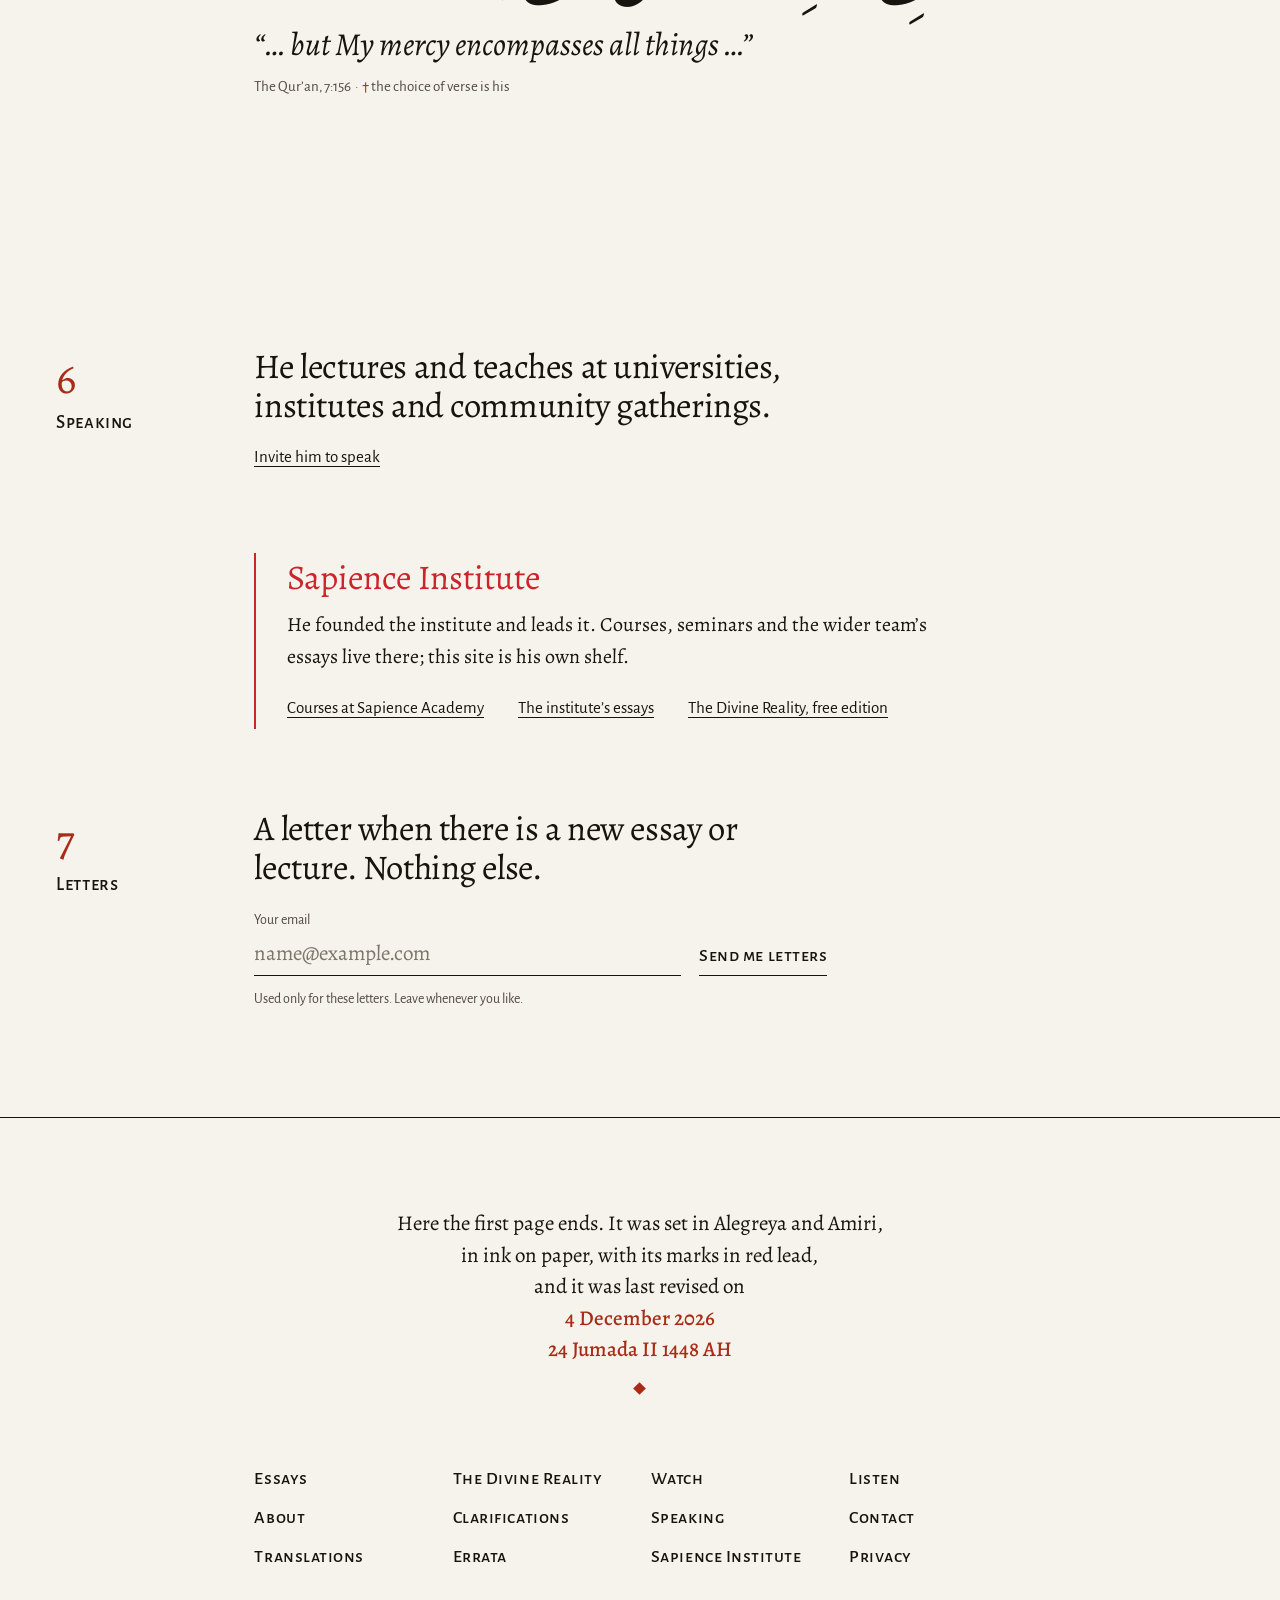
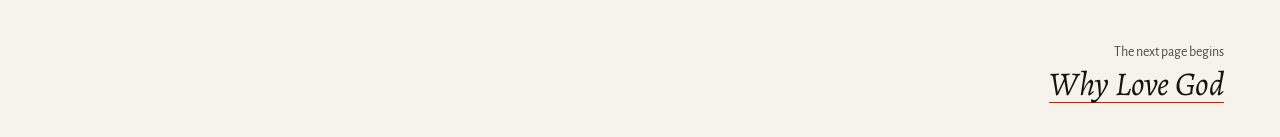
<file: marginalia/index.html>
<!doctype html>
<html lang="en">
<head>
<meta charset="utf-8">
<meta name="viewport" content="width=device-width, initial-scale=1">
<meta name="robots" content="noindex, nofollow">
<link rel="icon" href="data:,">
<title>Hamza Andreas Tzortzis · mockup 1, Marginalia</title>
<link rel="preconnect" href="https://fonts.googleapis.com">
<link rel="preconnect" href="https://fonts.gstatic.com" crossorigin>
<link rel="stylesheet" href="https://fonts.googleapis.com/css2?family=Alegreya:ital,wght@0,400..700;1,400..700&family=Alegreya+Sans:ital,wght@0,400;0,500;1,400&family=Alegreya+Sans+SC:wght@400;500&family=Amiri:wght@400;700&family=Amiri+Quran&display=swap">
<link rel="stylesheet" href="../shared/mock.css">
<link rel="stylesheet" href="marginalia.css">
</head>
<body>

<nav class="mockbar" aria-label="Mockup pages (not part of the design)">
  <a href="../index.html">All mockups</a>
  <span>1 Marginalia <a href="index.html" aria-current="page">home</a> <a href="essay.html">essay</a></span>
  <span>2 The Lit Window <a href="../lit-window/index.html">home</a> <a href="../lit-window/essay.html">essay</a></span>
  <span>3 In Question <a href="../in-question/index.html">home</a> <a href="../in-question/essay.html">essay</a></span>
  <span>4 The Disciplined Thinker <a href="../disciplined-thinker/index.html">home</a></span>
  <span class="mockbar__note">Design mockups for review · not the official site</span>
</nav>

<header class="head">
  <div class="folio">
    <a class="head__name sc" href="#top">Hamza Andreas Tzortzis</a>
    <nav class="head__nav sc" aria-label="Sections">
      <a href="#essays">Essays</a>
      <a href="#book">The book</a>
      <a href="#questions">Questions</a>
      <a href="#watch">Watch</a>
      <a href="#-">About</a>
    </nav>
    <p class="head__aux sc"><a href="#-">Search</a></p>
  </div>
</header>

<main>

<!-- 1. The annotated sentence -->
<section class="opening" id="top" aria-label="Introduction">
  <div class="opening__pin">
    <div class="folio opening__grid">
      <h1 class="name">Hamza Andreas <span>Tzortzis</span></h1>

      <p class="sentence">I <a class="mark" href="#g1" data-n="1">write</a> and <a class="mark" href="#g2" data-n="2">teach</a> about <a class="mark" href="#g3" data-n="3">God</a>, <a class="mark" href="#g4" data-n="4">the Qur’an</a> and what it means to be <a class="mark" href="#g5" data-n="5">human</a>.</p>

      <ol class="glosses glosses--outer">
        <li class="gloss gloss--1" id="g1"><span class="gloss__n">1</span><a href="#essays">One book, in more than ten languages, and thirty-three essays</a>
          <q class="gloss__line">Most of what we know is based on the say-so of others.</q>
          <cite>God’s Testimony, 2017</cite></li>
        <li class="gloss gloss--2" id="g2"><span class="gloss__n">2</span><a href="#watch">Lectures, and courses at Sapience Institute</a>
          <q class="gloss__line">Divine Commands: Why Morality Leads to God</q>
          <cite>a lecture, 2018</cite></li>
        <li class="gloss gloss--3" id="g3"><span class="gloss__n">3</span><a href="#questions">The arguments, set out one at a time</a>
          <q class="gloss__line">Imagine you walk out of your house and on your street you find a row of dominoes that stretch far beyond what your eyes can see.</q>
          <cite>Divine Link, 2019</cite></li>
        <li class="gloss gloss--5" id="g5"><span class="gloss__n">5</span><a href="#questions">On love, worship and what a life is worth</a>
          <q class="gloss__line">We all strongly feel and believe that human life has ultimate value.</q>
          <cite>No God, No Value, 2017</cite></li>
      </ol>
      <ol class="glosses glosses--inner">
        <li class="gloss gloss--4" id="g4"><span class="gloss__n">4</span><a href="#questions">Essays on the Qur’an, and a doctorate at Cardiff</a> <span class="ar" lang="ar" dir="rtl">القرآن</span>
          <q class="gloss__line">“Read in the Name of your Lord”. These were the first few words of the Qur’an revealed to the Prophet Muhammad over fourteen hundred years ago.</q>
          <cite>The Qur’an’s Unique Literary Form, 2012</cite></li>
      </ol>

      <svg class="ties" aria-hidden="true"></svg>

      <p class="opening__foot"><span><b>†</b> The sentence is a placeholder. He supplies or approves the real one.</span> <span class="opening__step" aria-hidden="true"></span></p>
    </div>
  </div>
</section>

<!-- 2. The book: the one dark scene -->
<section class="sec book" id="book" aria-labelledby="book-t">
  <div class="folio">
    <div class="tome">
      <div class="tome__book">
        <span class="tome__back" aria-hidden="true"></span>
        <span class="tome__spine" aria-hidden="true"></span>
        <img class="tome__front" src="../assets/divine-reality-cover.jpg" width="800" height="1190" alt="The cover of The Divine Reality, revised edition: a dark cover with a window open on a bright sky.">
      </div>
      <span class="tome__cast" aria-hidden="true"></span>
    </div>

    <div class="book__text">
      <p class="book__kicker sc">The book · revised edition, 2019</p>
      <h2 class="book__title" id="book-t">The Divine Reality</h2>
      <p class="book__sub">God, Islam &amp; the Mirage of Atheism</p>
      <p class="book__pitch">An existential, spiritual and rational journey: the arguments for the existence of God, the Qur’an and the prophethood of Muhammad ﷺ, and why we must know, love and worship God.</p>
      <p class="book__acts">
        <a href="#-"><span><span class="num">i</span>Read it free</span> <small>the online edition</small></a>
        <a href="#-"><span><span class="num">ii</span>Buy a copy</span> <small>by country</small></a>
        <a href="#-"><span><span class="num">iii</span>Translations</span> <small>more than ten languages</small></a>
      </p>
    </div>

    <div class="book__notes">
      <p class="endorse"><q>A much needed and welcome addition to the field of modern Islamic thought.</q>
        <cite><b>Dr Yasir Qadhi</b> <i>from the old book page · to be re-cleared and dated</i></cite></p>
      <p class="endorse"><q>A much needed resource for Muslims to tackle the contemporary issues on atheism, science, and belief in God.</q>
        <cite><b>Dr Mohamed Ghilan</b> <i>from the old book page · to be re-cleared and dated</i></cite></p>
    </div>
  </div>
</section>

<!-- 3. Essays: a contents page -->
<section class="sec" id="essays" aria-labelledby="essays-t">
  <div class="folio">
    <p class="sec__mark"><span class="num">3</span><span class="sc" id="essays-t">Essays</span></p>
    <div class="lead">
      <p class="lead__line"><a href="essay.html">Rumi was right. When pen is put to paper and writes about love, it breaks in two.</a></p>
      <p class="lead__meta"><i>Why Love God</i> &nbsp;·&nbsp; spirituality &nbsp;·&nbsp; 9 minutes &nbsp;·&nbsp; 2017</p>
    </div>
    <p class="sec__note">Thirty-three essays. Each is listed with its year and the time it takes to read.</p>

    <ol class="toc">
      <li><a href="#-" data-first="Imagine you entered an amazing palace. As you walk through the hallway, you are struck by the size of the building and decide to explore by opening the nearest door." data-src="Has Science Disproved God?"><span class="toc__y">2020</span><span class="toc__t">Has Science Disproved God?<small>Deconstructing false assumptions</small></span><span class="toc__m">37 min</span></a></li>
      <li><a href="#-" data-first="Imagine you walk out of your house and on your street you find a row of dominoes that stretch far beyond what your eyes can see." data-src="Divine Link"><span class="toc__y">2019</span><span class="toc__t">Divine Link<small>The argument from dependency</small></span><span class="toc__m">23 min</span></a></li>
      <li><a href="#-" data-first="The Qur’an teaches that we must believe in all the prophets and messengers, and that they were all chosen to help guide humanity to the ultimate truth of God’s oneness and our servitude to Him." data-src="The Prophetic Truth"><span class="toc__y">2019</span><span class="toc__t">The Prophetic Truth<small>Why Muhammad ﷺ is God’s final messenger</small></span><span class="toc__m">47 min</span></a></li>
      <li><a href="#-" data-first="Atheism is not an intellectual position that exists in a bubble." data-src="Life Without God"><span class="toc__y">2019</span><span class="toc__t">Life Without God<small>The implications of atheism</small></span><span class="toc__m">24 min</span></a></li>
      <li><a href="#-" data-first="When I was a child, my parents would always chide me for trying to drink my grandfather’s whisky." data-src="Is God Merciful?"><span class="toc__y">2017</span><span class="toc__t">Is God Merciful?<small>Islam’s response to evil and suffering</small></span><span class="toc__m">25 min</span></a></li>
      <li><a href="#-" data-first="Imagine you find yourself sitting in the corner of a room. The door that you entered through is now completely sealed and there is no way of entering or exiting." data-src="The Qur’an’s Argument for God’s Existence"><span class="toc__y">2017</span><span class="toc__t">The Qur’an’s Argument for God’s Existence</span><span class="toc__m">38 min</span></a></li>
      <li><a href="#-" data-first="Most of what we know is based on the say-so of others. This holds true for facts we would never deny." data-src="God’s Testimony"><span class="toc__y">2017</span><span class="toc__t">God’s Testimony<small>The divine authorship of the Qur’an</small></span><span class="toc__m">59 min</span></a></li>
    </ol>
    <p class="toc__all"><a class="textlink" href="#-">All thirty-three essays, by year and by question</a></p>

    <aside class="firstline" aria-live="polite">
      <p class="firstline__label sc">It begins</p>
      <p class="firstline__text">Point at an essay and its first line is set here.</p>
      <p class="firstline__src"></p>
    </aside>
  </div>
</section>

<!-- 4. Five questions: sheets of tinted paper -->
<section class="sheets" id="questions" aria-label="Five questions">
  <div class="folio sheets__intro">
    <p class="sec__mark"><span class="num">4</span><span class="sc">Five questions</span></p>
    <p>Everything here is an answer to one of five questions.</p>
  </div>

  <article class="sheet" style="--i:1; --tint:var(--paper)">
    <div class="folio">
      <p class="sheet__tab"><span class="num">i</span><span class="sc">Theology and philosophy</span></p>
      <h2 class="sheet__q"><a href="#-">Is there a God?</a></h2>
      <ul class="sheet__pieces">
        <li><a href="#-">The Qur’an’s Argument for God’s Existence <small>essay · 38 min</small></a></li>
        <li><a href="#-">Divine Link: The Argument from Dependency <small>essay · 23 min</small></a></li>
        <li><a href="#-">Know God, Know Good <small>essay · 15 min</small></a></li>
      </ul>
      <p class="sheet__count">Eighteen essays on the old site sat under this heading.</p>
    </div>
  </article>

  <article class="sheet" style="--i:2; --tint:var(--buff)">
    <div class="folio">
      <p class="sheet__tab"><span class="num">ii</span><span class="sc">The Qur’an</span></p>
      <h2 class="sheet__q"><a href="#-">Is the Qur’an from God?</a></h2>
      <ul class="sheet__pieces">
        <li><a href="#-">God’s Testimony: The Divine Authorship of the Qur’an <small>essay · 59 min</small></a></li>
        <li><a href="#-">The Qur’an’s Unique Literary Form <small>essay · 34 min</small></a></li>
        <li><a href="#-">The Miracle of the Qur’an’s Shortest Chapter <small>film · 3 min</small></a></li>
      </ul>
      <p class="sheet__count">Six essays, and his doctoral research.</p>
    </div>
  </article>

  <article class="sheet" style="--i:3; --tint:var(--celadon)">
    <div class="folio">
      <p class="sheet__tab"><span class="num">iii</span><span class="sc">Prophethood</span></p>
      <h2 class="sheet__q"><a href="#-">Who was Muhammad ﷺ?</a></h2>
      <ul class="sheet__pieces">
        <li><a href="#-">The Prophetic Truth: Why Muhammad ﷺ is God’s Final Messenger <small>essay · 47 min</small></a></li>
        <li><a href="#-">The Prophetic Truth: Proving Muhammad’s Prophethood <small>lecture · 2018</small></a></li>
        <li><a href="#-">Did the Prophet Muhammad Plagiarise Ancient Greek Embryology? <small>essay · 49 min</small></a></li>
      </ul>
      <p class="sheet__count">Three essays and a lecture.</p>
    </div>
  </article>

  <article class="sheet" style="--i:4; --tint:var(--rose)">
    <div class="folio">
      <p class="sheet__tab"><span class="num">iv</span><span class="sc">Spirituality</span></p>
      <h2 class="sheet__q"><a href="essay.html">Why love God?</a></h2>
      <ul class="sheet__pieces">
        <li><a href="essay.html">Why Love God <small>essay · 9 min</small></a></li>
        <li><a href="#-">7 Reasons Why God is Worthy of Worship <small>essay · 32 min</small></a></li>
        <li><a href="#-">What does the ‘fear’ of God really mean? <small>essay · 2 min</small></a></li>
      </ul>
      <p class="sheet__count">Four essays and a lecture.</p>
    </div>
  </article>

  <article class="sheet" style="--i:5; --tint:var(--sky)">
    <div class="folio">
      <p class="sheet__tab"><span class="num">v</span><span class="sc">Politics and society</span></p>
      <h2 class="sheet__q"><a href="#-">How should we live together?</a></h2>
      <ul class="sheet__pieces">
        <li><a href="#-">A Viral Awakening <small>essay · 27 min</small></a></li>
        <li><a href="#-">ISIS Are Not Islamic <small>essay · 13 min</small></a></li>
        <li><a href="#-">On the Deplorable Act of Killing the French Priest <small>essay · 3 min</small></a></li>
      </ul>
      <p class="sheet__count">Four essays.</p>
    </div>
  </article>
</section>

<!-- 5. Watch: a numbered index -->
<section class="sec" id="watch" aria-labelledby="watch-t">
  <div class="folio">
    <p class="sec__mark"><span class="num">5</span><span class="sc" id="watch-t">Watch</span></p>
    <ol class="index">
      <li><a href="#-"><span class="index__n">01</span><span class="index__y">2026</span><span class="index__t">Is Taṣawwuf Part of Authentic Islam?</span><span class="index__w">Beyond Debate, a conversation</span><span class="index__d">2:08:44</span></a></li>
      <li><a href="#-"><span class="index__n">02</span><span class="index__y">2026</span><span class="index__t">Is Speculative Theology Forbidden?</span><span class="index__w">Beyond Debate, with Shaykh Abu Aaliyah</span><span class="index__d">2:03:29</span></a></li>
      <li><a href="#-"><span class="index__n">03</span><span class="index__y">2026</span><span class="index__t">Ṣalawāt, Reverence and Love for the Prophet ﷺ</span><span class="index__w">Beyond Debate, a conversation</span><span class="index__d">1:53:17</span></a></li>
      <li><a href="#-"><span class="index__n">04</span><span class="index__y">2023</span><span class="index__t">The Miracle of the Qur’an’s Shortest Chapter</span><span class="index__w">A short film</span><span class="index__d">2:50</span></a></li>
      <li><a href="#-"><span class="index__n">05</span><span class="index__y">2014</span><span class="index__t">Can Consciousness Explain God’s Existence?</span><span class="index__w">A debate with Professor Peter Simons</span><span class="index__d">1:05:51</span></a></li>
      <li><a href="#-"><span class="index__n">06</span><span class="index__y">2013</span><span class="index__t">Islam or Atheism: Which Makes More Sense?</span><span class="index__w">A debate with Professor Lawrence Krauss</span><span class="index__d">2:11:23</span></a></li>
    </ol>
    <p class="plate">Plate: one real photograph from a lecture, printed in a single ink. None is generated.</p>
  </div>
</section>

<!-- 6. A verse -->
<section class="verse" aria-label="A verse">
  <div class="folio">
    <figure class="verse__body">
      <p class="verse__ar" lang="ar" dir="rtl">وَرَحْمَتِى وَسِعَتْ كُلَّ شَىْءٍ</p>
      <blockquote class="verse__tr">“… but My mercy encompasses all things …”</blockquote>
      <figcaption class="verse__ref">The Qur’an, 7:156 &nbsp;·&nbsp; <b>†</b> the choice of verse is his</figcaption>
    </figure>
  </div>
</section>

<!-- 7 to 9. Speaking, Sapience Institute, letters -->
<section class="sec" aria-label="Speaking, Sapience Institute and letters">
  <div class="folio pair">
    <p class="sec__mark"><span class="num">6</span><span class="sc">Speaking</span></p>
    <div class="block">
      <h2>He lectures and teaches at universities, institutes and community gatherings.</h2>
      <p><a class="textlink" href="#-">Invite him to speak</a></p>
    </div>

    <div class="sapience" id="sapience">
      <h2><span>Sapience Institute</span></h2>
      <p>He founded the institute and leads it. Courses, seminars and the wider team’s essays live there; this site is his own shelf.</p>
      <ul>
        <li><a class="textlink" href="#-">Courses at Sapience Academy</a></li>
        <li><a class="textlink" href="#-">The institute’s essays</a></li>
        <li><a class="textlink" href="#-">The Divine Reality, free edition</a></li>
      </ul>
    </div>

    <p class="sec__mark"><span class="num">7</span><span class="sc">Letters</span></p>
    <div class="block letters">
      <h2>A letter when there is a new essay or lecture. Nothing else.</h2>
      <form onsubmit="return false">
        <label>Your email <input type="email" placeholder="name@example.com" autocomplete="email"></label>
        <button type="submit">Send me letters</button>
      </form>
      <p class="fine">Used only for these letters. Leave whenever you like.</p>
    </div>
  </div>
</section>

</main>

<!-- Colophon, and the catchword that leads to the next page -->
<footer class="colophon" id="colophon">
  <div class="folio">
    <p class="colophon__note">
      <span>Here the first page ends. It was set in Alegreya and Amiri,</span>
      <span>in ink on paper, with its marks in red lead,</span>
      <span>and it was last revised on</span>
      <span class="num" data-date="gregorian">11 November 2026</span>
      <span class="num" data-date="hijri"></span>
      <i class="colophon__mark" aria-hidden="true"></i>
    </p>
    <nav class="sitemap sc" aria-label="Site map">
      <a href="#essays">Essays</a><a href="#book">The Divine Reality</a><a href="#watch">Watch</a><a href="#-">Listen</a>
      <a href="#-">About</a><a href="#-">Clarifications</a><a href="#-">Speaking</a><a href="#-">Contact</a>
      <a href="#-">Translations</a><a href="#-">Errata</a><a href="#sapience">Sapience Institute</a><a href="#-">Privacy</a>
    </nav>
    <p class="catch">The next page begins<br><a href="essay.html">Why Love God</a></p>
  </div>
</footer>

<script src="marginalia.js"></script>
</body>
</html>
</file>
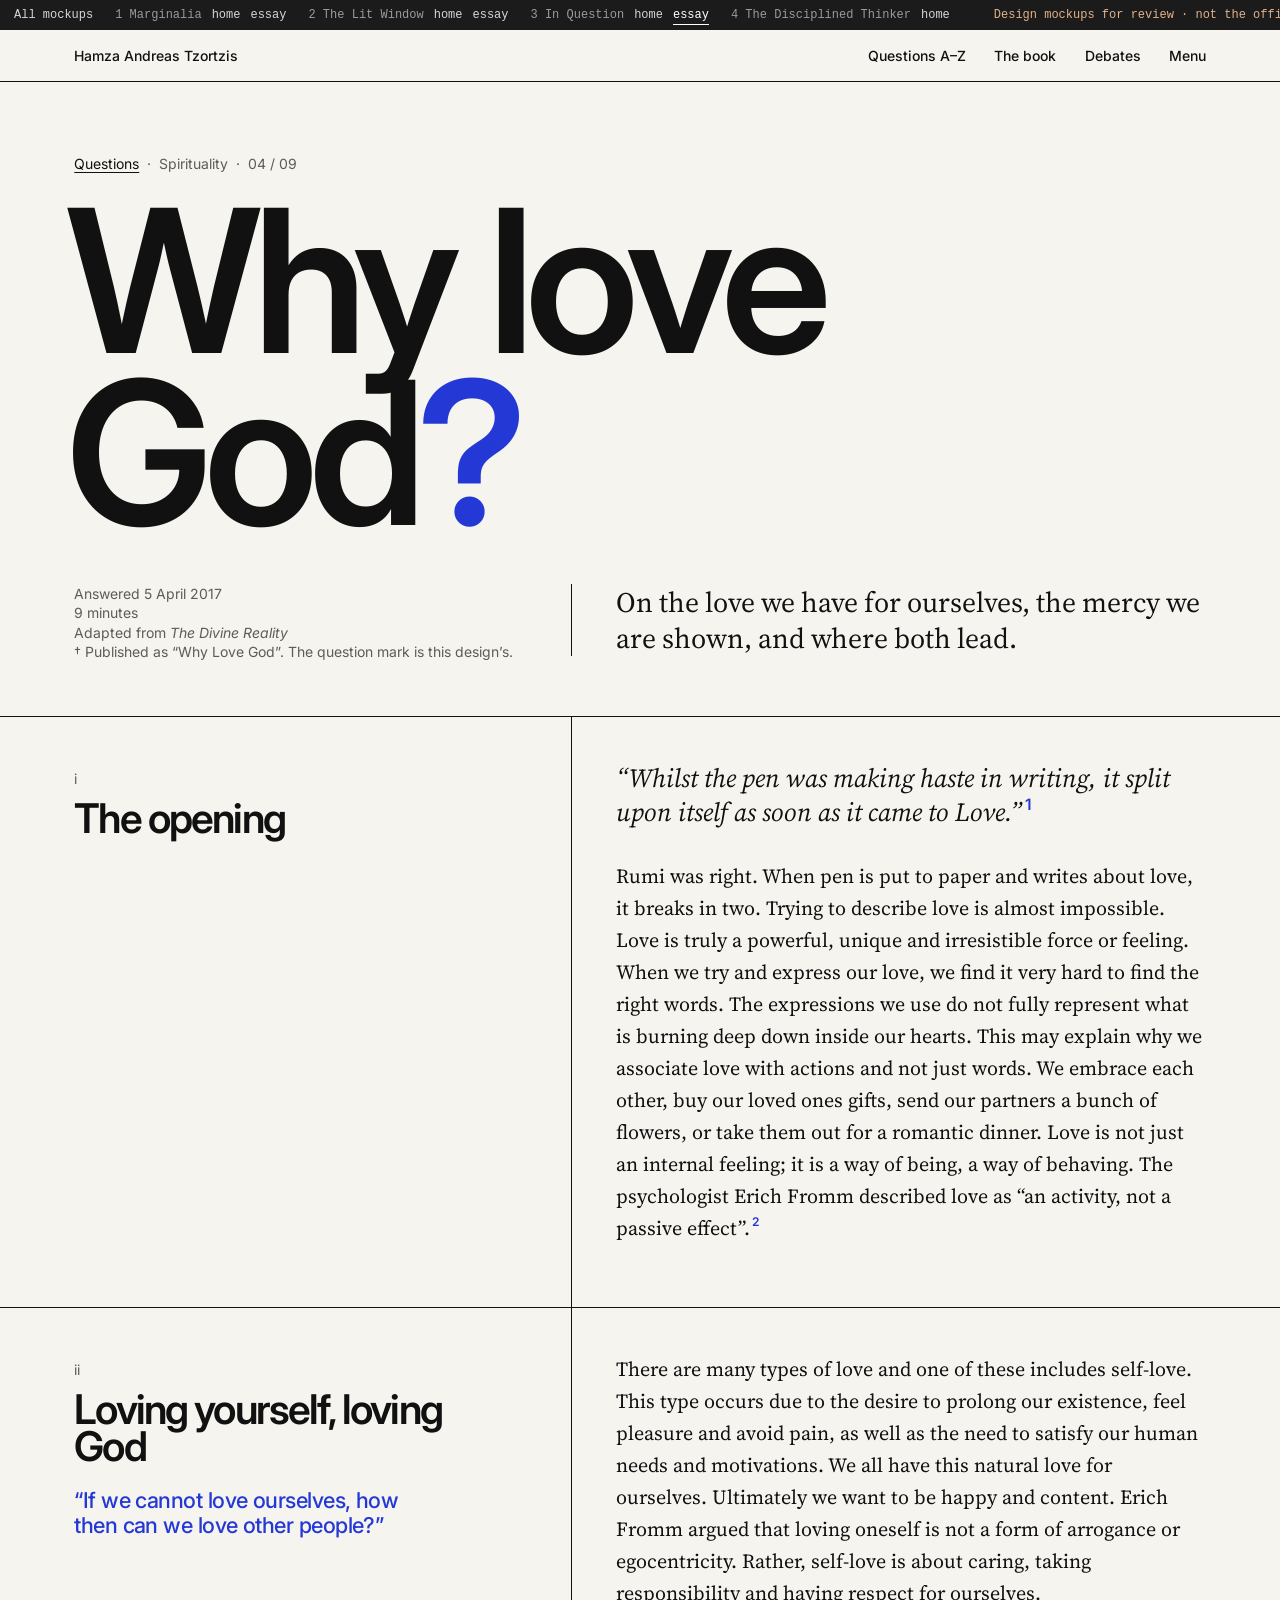
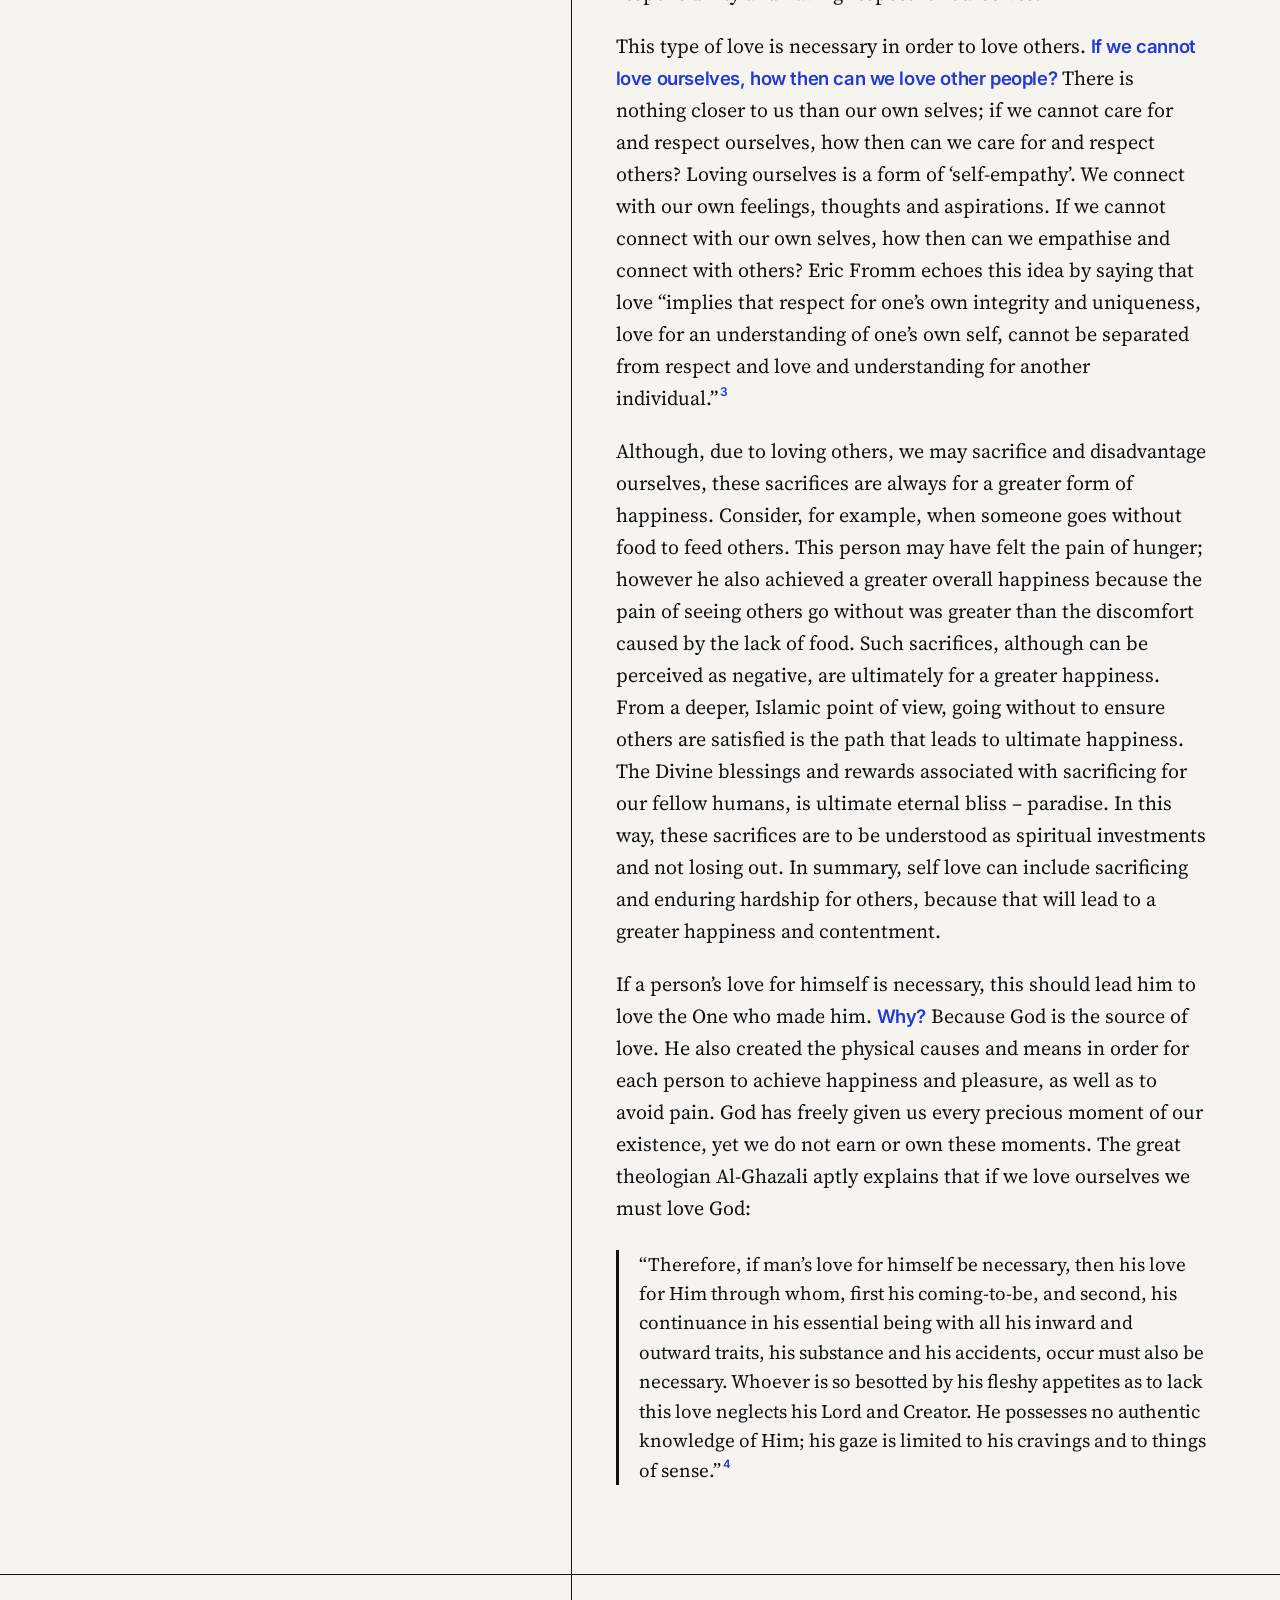
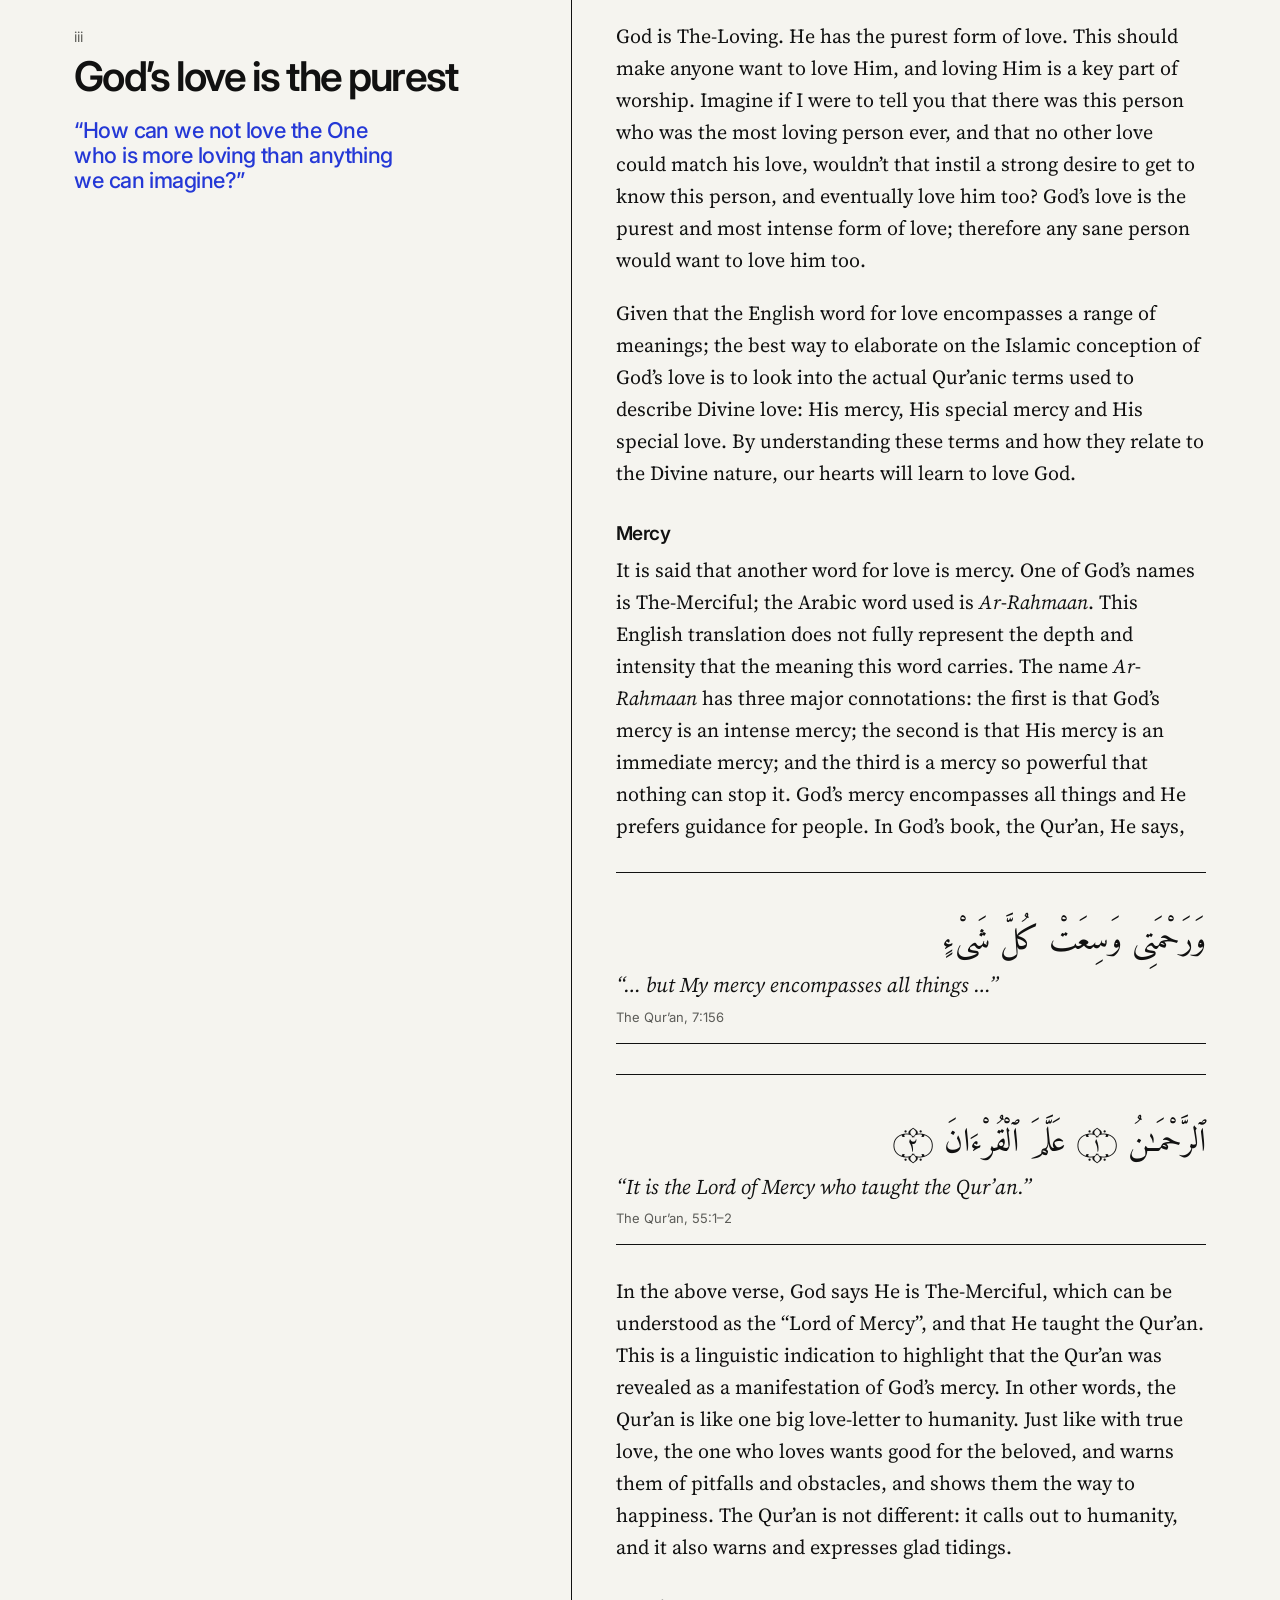
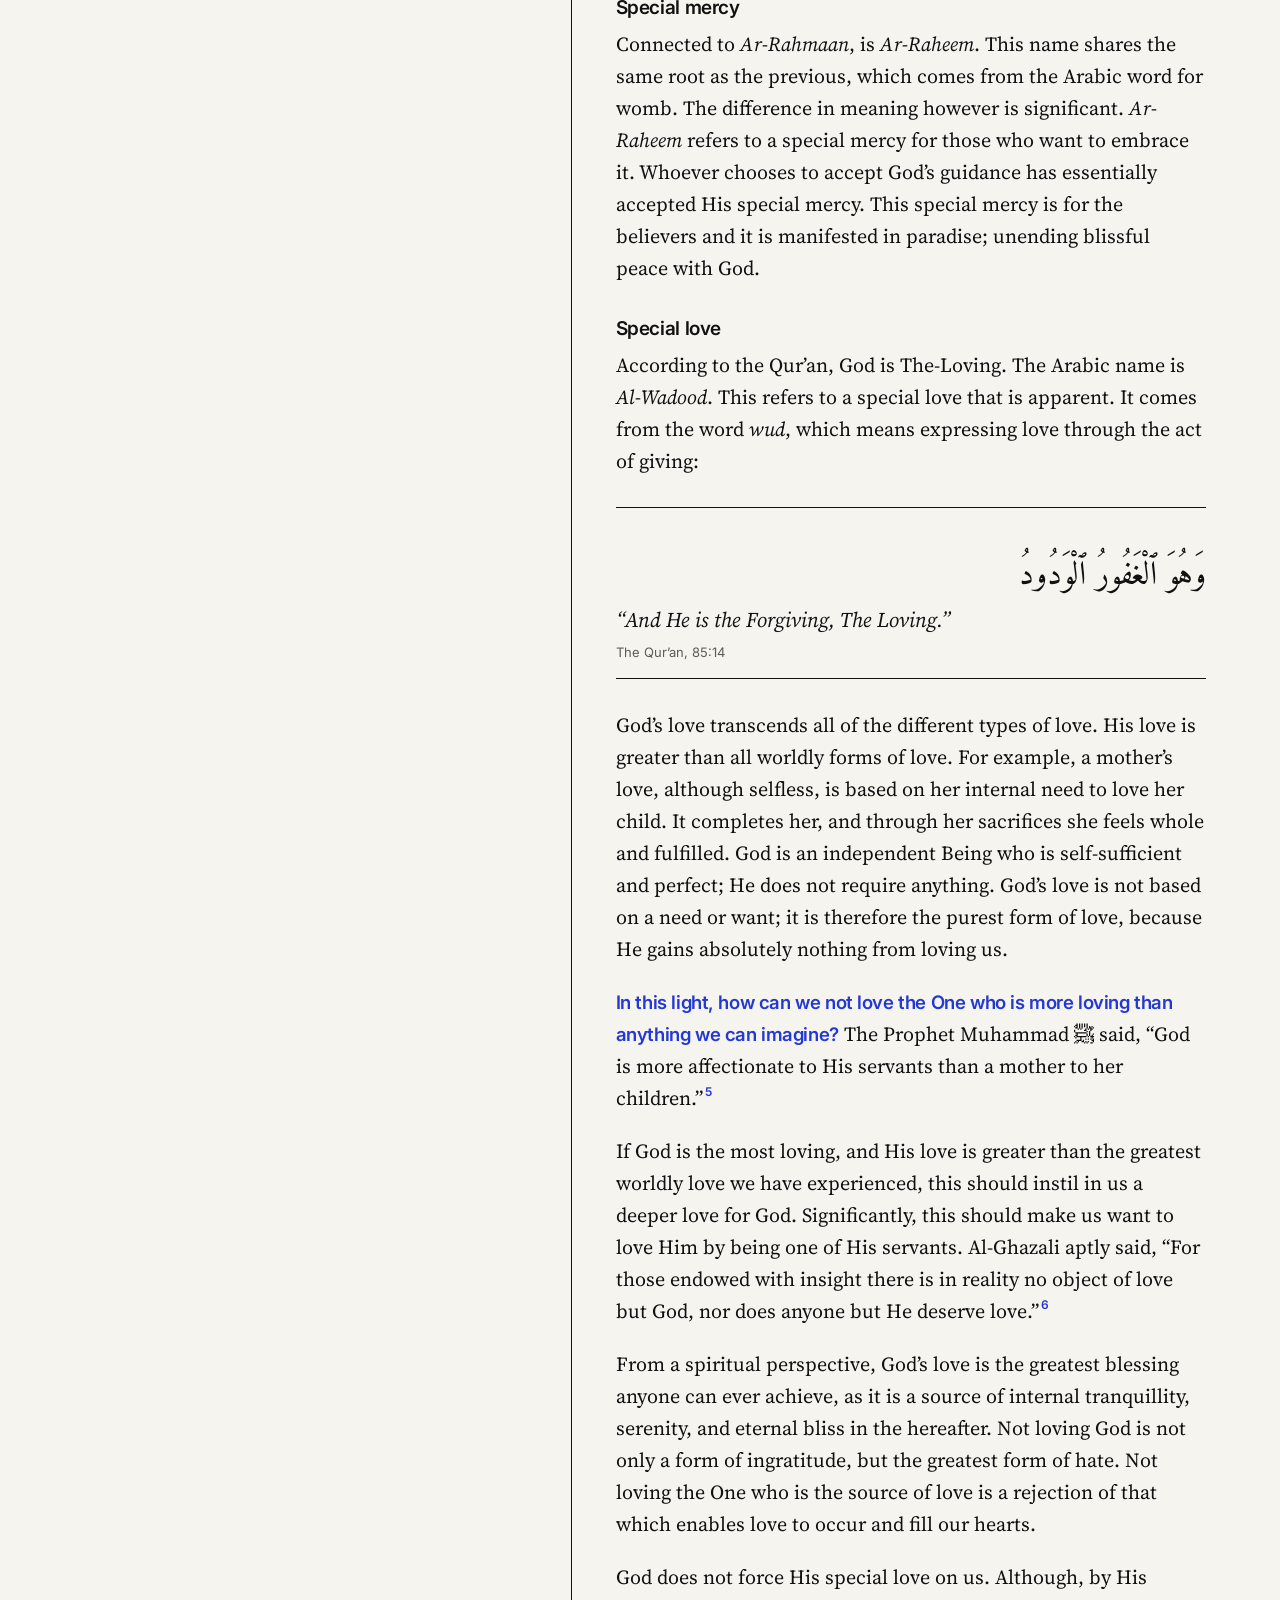
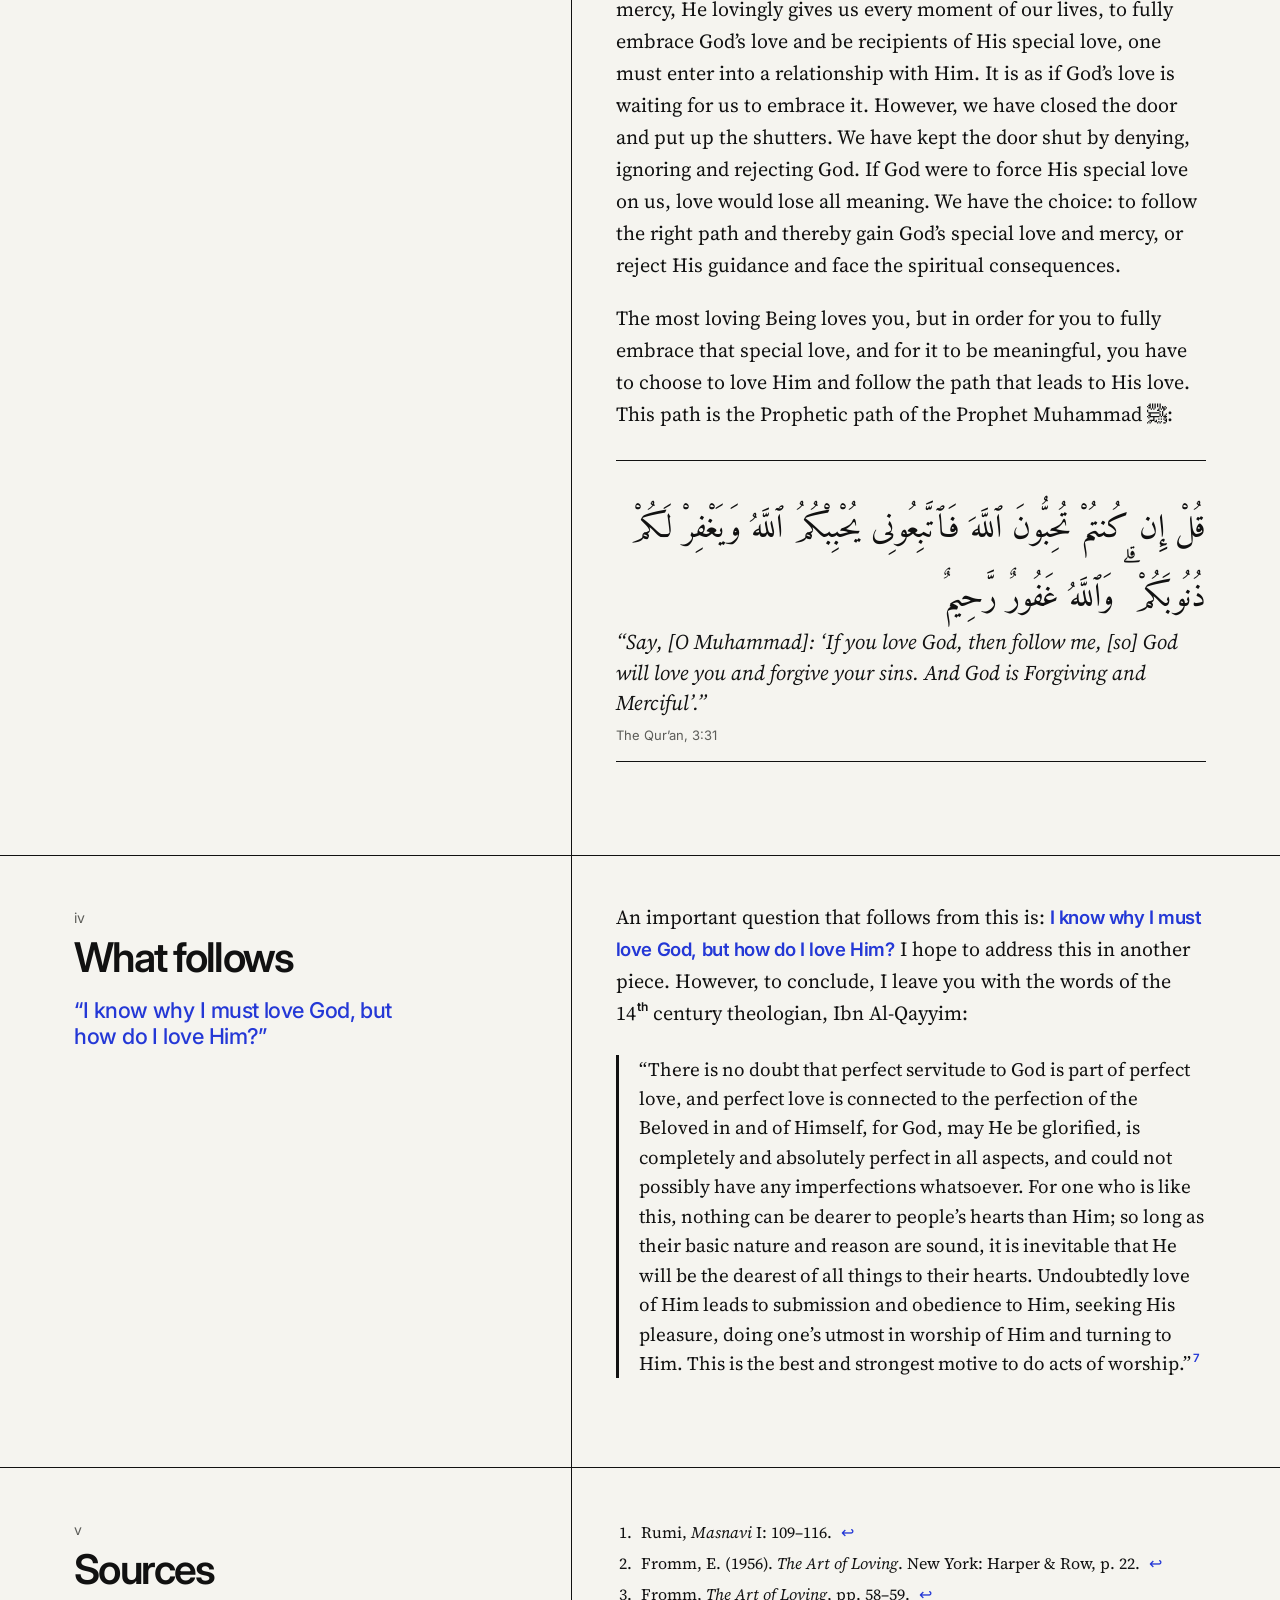
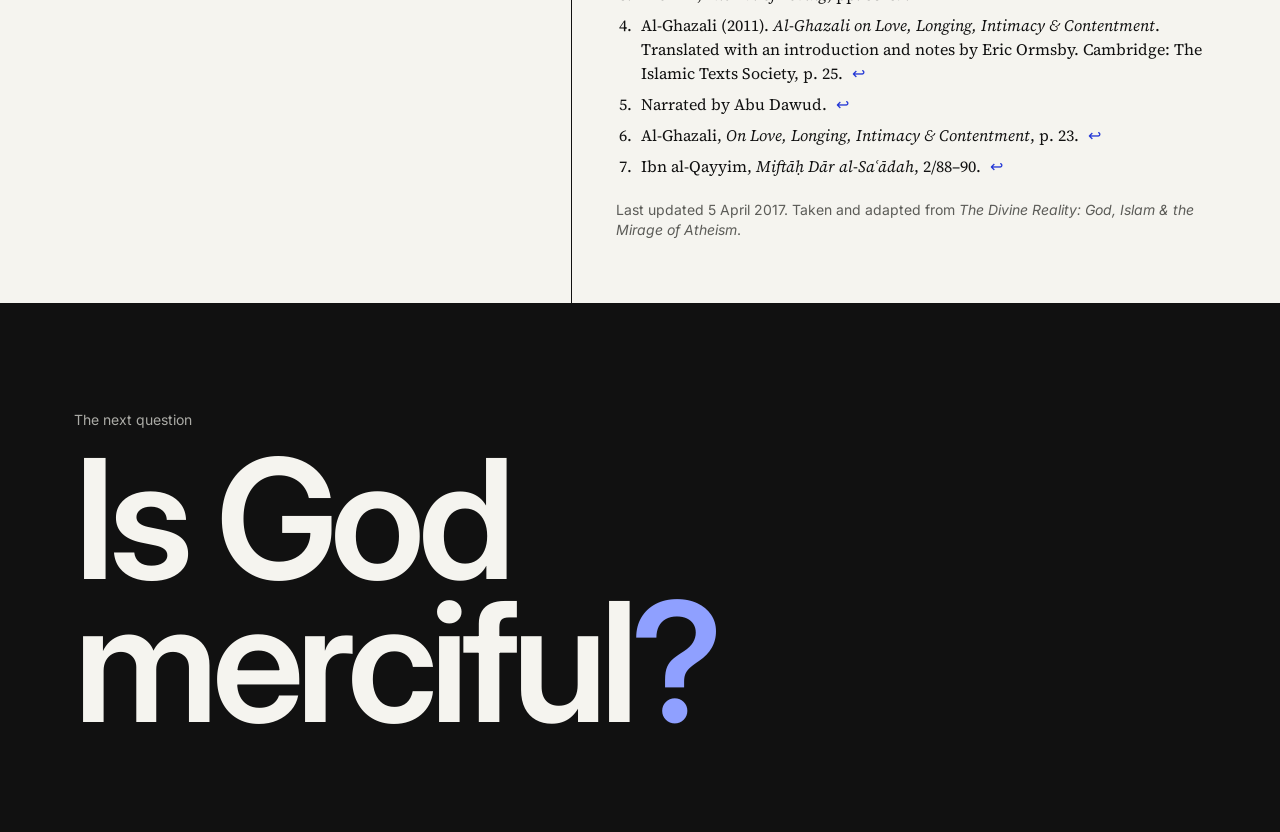
<file: in-question/essay.html>
<!doctype html>
<html lang="en">
<head>
<meta charset="utf-8">
<meta name="viewport" content="width=device-width, initial-scale=1">
<meta name="robots" content="noindex, nofollow">
<link rel="icon" href="data:,">
<title>Why love God? · mockup 3, In Question</title>
<link rel="preconnect" href="https://fonts.googleapis.com">
<link rel="preconnect" href="https://fonts.gstatic.com" crossorigin>
<link rel="stylesheet" href="https://fonts.googleapis.com/css2?family=Inter:opsz,wght@14..32,400..700&family=Source+Serif+4:ital,opsz,wght@0,8..60,400..600;1,8..60,400..600&family=Amiri+Quran&display=swap">
<link rel="stylesheet" href="../shared/mock.css">
<link rel="stylesheet" href="in-question.css">
</head>
<body>

<nav class="mockbar" aria-label="Mockup pages (not part of the design)">
  <a href="../index.html">All mockups</a>
  <span>1 Marginalia <a href="../marginalia/index.html">home</a> <a href="../marginalia/essay.html">essay</a></span>
  <span>2 The Lit Window <a href="../lit-window/index.html">home</a> <a href="../lit-window/essay.html">essay</a></span>
  <span>3 In Question <a href="index.html">home</a> <a href="essay.html" aria-current="page">essay</a></span>
  <span>4 The Disciplined Thinker <a href="../disciplined-thinker/index.html">home</a></span>
  <span class="mockbar__note">Design mockups for review · not the official site</span>
</nav>

<header class="top">
  <a href="index.html">Hamza Andreas Tzortzis</a>
  <nav aria-label="Sections">
    <a href="index.html#questions">Questions A–Z</a>
    <a href="index.html#book">The book</a>
    <a href="index.html#across">Debates</a>
    <a class="keep" href="#-">Menu</a>
  </nav>
</header>

<main>
<article>
  <header class="title">
    <p class="meta"><a href="index.html#questions">Questions</a> &nbsp;·&nbsp; Spirituality &nbsp;·&nbsp; 04 / 09</p>
    <h1 class="q">Why love<br>God<i>?</i></h1>
    <div class="title__row">
      <p class="meta">Answered 5 April 2017<br>9 minutes<br>Adapted from <i>The Divine Reality</i><br>† Published as “Why Love God”. The question mark is this design’s.</p>
      <p class="title__sum">On the love we have for ourselves, the mercy we are shown, and where both lead.</p>
    </div>
  </header>

  <section class="part">
    <div class="part__q"><div>
        <span class="meta">i</span>
        <h2 class="q">The opening</h2>
    </div></div>
    <div class="part__a">

      <p class="epigraph">“Whilst the pen was making haste in writing, it split upon itself as soon as it came to Love.”<sup><a href="#fn1" id="fr1" aria-label="Note 1">1</a></sup></p>

      <p class="first">Rumi was right. When pen is put to paper and writes about love, it breaks in two. Trying to describe love is almost impossible. Love is truly a powerful, unique and irresistible force or feeling. When we try and express our love, we find it very hard to find the right words. The expressions we use do not fully represent what is burning deep down inside our hearts. This may explain why we associate love with actions and not just words. We embrace each other, buy our loved ones gifts, send our partners a bunch of flowers, or take them out for a romantic dinner. Love is not just an internal feeling; it is a way of being, a way of behaving. The psychologist Erich Fromm described love as “an activity, not a passive effect”.<sup><a href="#fn2" id="fr2" aria-label="Note 2">2</a></sup></p>

    </div>
  </section>

  <section class="part">
    <div class="part__q"><div>
        <span class="meta">ii</span>
        <h2 class="q">Loving yourself, loving God</h2>
        <p class="part__pull">“If we cannot love ourselves, how then can we love other people?”</p>
    </div></div>
    <div class="part__a">

      <p>There are many types of love and one of these includes self-love. This type occurs due to the desire to prolong our existence, feel pleasure and avoid pain, as well as the need to satisfy our human needs and motivations. We all have this natural love for ourselves. Ultimately we want to be happy and content. Erich Fromm argued that loving oneself is not a form of arrogance or egocentricity. Rather, self-love is about caring, taking responsibility and having respect for ourselves.</p>

      <p>This type of love is necessary in order to love others. <span class="ask">If we cannot love ourselves, how then can we love other people?</span> There is nothing closer to us than our own selves; if we cannot care for and respect ourselves, how then can we care for and respect others? Loving ourselves is a form of ‘self-empathy’. We connect with our own feelings, thoughts and aspirations. If we cannot connect with our own selves, how then can we empathise and connect with others? Eric Fromm echoes this idea by saying that love “implies that respect for one’s own integrity and uniqueness, love for an understanding of one’s own self, cannot be separated from respect and love and understanding for another individual.”<sup><a href="#fn3" id="fr3" aria-label="Note 3">3</a></sup></p>

      <p>Although, due to loving others, we may sacrifice and disadvantage ourselves, these sacrifices are always for a greater form of happiness. Consider, for example, when someone goes without food to feed others. This person may have felt the pain of hunger; however he also achieved a greater overall happiness because the pain of seeing others go without was greater than the discomfort caused by the lack of food. Such sacrifices, although can be perceived as negative, are ultimately for a greater happiness. From a deeper, Islamic point of view, going without to ensure others are satisfied is the path that leads to ultimate happiness. The Divine blessings and rewards associated with sacrificing for our fellow humans, is ultimate eternal bliss – paradise. In this way, these sacrifices are to be understood as spiritual investments and not losing out. In summary, self love can include sacrificing and enduring hardship for others, because that will lead to a greater happiness and contentment.</p>

      <p>If a person’s love for himself is necessary, this should lead him to love the One who made him. <span class="ask">Why?</span> Because God is the source of love. He also created the physical causes and means in order for each person to achieve happiness and pleasure, as well as to avoid pain. God has freely given us every precious moment of our existence, yet we do not earn or own these moments. The great theologian Al-Ghazali aptly explains that if we love ourselves we must love God:</p>

      <blockquote class="cited"><p>“Therefore, if man’s love for himself be necessary, then his love for Him through whom, first his coming-to-be, and second, his continuance in his essential being with all his inward and outward traits, his substance and his accidents, occur must also be necessary. Whoever is so besotted by his fleshy appetites as to lack this love neglects his Lord and Creator. He possesses no authentic knowledge of Him; his gaze is limited to his cravings and to things of sense.”<sup><a href="#fn4" id="fr4" aria-label="Note 4">4</a></sup></p></blockquote>

    </div>
  </section>

  <section class="part">
    <div class="part__q"><div>
        <span class="meta">iii</span>
        <h2 class="q">God’s love is the purest</h2>
        <p class="part__pull">“How can we not love the One who is more loving than anything we can imagine?”</p>
    </div></div>
    <div class="part__a">

      <p>God is The-Loving. He has the purest form of love. This should make anyone want to love Him, and loving Him is a key part of worship. Imagine if I were to tell you that there was this person who was the most loving person ever, and that no other love could match his love, wouldn’t that instil a strong desire to get to know this person, and eventually love him too? God’s love is the purest and most intense form of love; therefore any sane person would want to love him too.</p>

      <p>Given that the English word for love encompasses a range of meanings; the best way to elaborate on the Islamic conception of God’s love is to look into the actual Qur’anic terms used to describe Divine love: His mercy, His special mercy and His special love. By understanding these terms and how they relate to the Divine nature, our hearts will learn to love God.</p>

      <h3>Mercy</h3>

      <p>It is said that another word for love is mercy. One of God’s names is The-Merciful; the Arabic word used is <em>Ar-Rahmaan</em>. This English translation does not fully represent the depth and intensity that the meaning this word carries. The name <em>Ar-Rahmaan</em> has three major connotations: the first is that God’s mercy is an intense mercy; the second is that His mercy is an immediate mercy; and the third is a mercy so powerful that nothing can stop it. God’s mercy encompasses all things and He prefers guidance for people. In God’s book, the Qur’an, He says,</p>

      <figure class="ayah">
        <p class="ayah__ar" lang="ar" dir="rtl">وَرَحْمَتِى وَسِعَتْ كُلَّ شَىْءٍ</p>
        <blockquote class="ayah__tr">“… but My mercy encompasses all things …”</blockquote>
        <figcaption>The Qur’an, 7:156</figcaption>
      </figure>

      <figure class="ayah">
        <p class="ayah__ar" lang="ar" dir="rtl">ٱلرَّحْمَـٰنُ ۝١ عَلَّمَ ٱلْقُرْءَانَ ۝٢</p>
        <blockquote class="ayah__tr">“It is the Lord of Mercy who taught the Qur’an.”</blockquote>
        <figcaption>The Qur’an, 55:1–2</figcaption>
      </figure>

      <p>In the above verse, God says He is The-Merciful, which can be understood as the “Lord of Mercy”, and that He taught the Qur’an. This is a linguistic indication to highlight that the Qur’an was revealed as a manifestation of God’s mercy. In other words, the Qur’an is like one big love-letter to humanity. Just like with true love, the one who loves wants good for the beloved, and warns them of pitfalls and obstacles, and shows them the way to happiness. The Qur’an is not different: it calls out to humanity, and it also warns and expresses glad tidings.</p>

      <h3>Special mercy</h3>

      <p>Connected to <em>Ar-Rahmaan</em>, is <em>Ar-Raheem</em>. This name shares the same root as the previous, which comes from the Arabic word for womb. The difference in meaning however is significant. <em>Ar-Raheem</em> refers to a special mercy for those who want to embrace it. Whoever chooses to accept God’s guidance has essentially accepted His special mercy. This special mercy is for the believers and it is manifested in paradise; unending blissful peace with God.</p>

      <h3>Special love</h3>

      <p>According to the Qur’an, God is The-Loving. The Arabic name is <em>Al-Wadood</em>. This refers to a special love that is apparent. It comes from the word <em>wud</em>, which means expressing love through the act of giving:</p>

      <figure class="ayah">
        <p class="ayah__ar" lang="ar" dir="rtl">وَهُوَ ٱلْغَفُورُ ٱلْوَدُودُ</p>
        <blockquote class="ayah__tr">“And He is the Forgiving, The Loving.”</blockquote>
        <figcaption>The Qur’an, 85:14</figcaption>
      </figure>

      <p>God’s love transcends all of the different types of love. His love is greater than all worldly forms of love. For example, a mother’s love, although selfless, is based on her internal need to love her child. It completes her, and through her sacrifices she feels whole and fulfilled. God is an independent Being who is self-sufficient and perfect; He does not require anything. God’s love is not based on a need or want; it is therefore the purest form of love, because He gains absolutely nothing from loving us.</p>

      <p><span class="ask">In this light, how can we not love the One who is more loving than anything we can imagine?</span> The Prophet Muhammad ﷺ said, “God is more affectionate to His servants than a mother to her children.”<sup><a href="#fn5" id="fr5" aria-label="Note 5">5</a></sup></p>

      <p>If God is the most loving, and His love is greater than the greatest worldly love we have experienced, this should instil in us a deeper love for God. Significantly, this should make us want to love Him by being one of His servants. Al-Ghazali aptly said, “For those endowed with insight there is in reality no object of love but God, nor does anyone but He deserve love.”<sup><a href="#fn6" id="fr6" aria-label="Note 6">6</a></sup></p>

      <p>From a spiritual perspective, God’s love is the greatest blessing anyone can ever achieve, as it is a source of internal tranquillity, serenity, and eternal bliss in the hereafter. Not loving God is not only a form of ingratitude, but the greatest form of hate. Not loving the One who is the source of love is a rejection of that which enables love to occur and fill our hearts.</p>

      <p>God does not force His special love on us. Although, by His mercy, He lovingly gives us every moment of our lives, to fully embrace God’s love and be recipients of His special love, one must enter into a relationship with Him. It is as if God’s love is waiting for us to embrace it. However, we have closed the door and put up the shutters. We have kept the door shut by denying, ignoring and rejecting God. If God were to force His special love on us, love would lose all meaning. We have the choice: to follow the right path and thereby gain God’s special love and mercy, or reject His guidance and face the spiritual consequences.</p>

      <p>The most loving Being loves you, but in order for you to fully embrace that special love, and for it to be meaningful, you have to choose to love Him and follow the path that leads to His love. This path is the Prophetic path of the Prophet Muhammad ﷺ:</p>

      <figure class="ayah">
        <p class="ayah__ar" lang="ar" dir="rtl">قُلْ إِن كُنتُمْ تُحِبُّونَ ٱللَّهَ فَٱتَّبِعُونِى يُحْبِبْكُمُ ٱللَّهُ وَيَغْفِرْ لَكُمْ ذُنُوبَكُمْ ۗ وَٱللَّهُ غَفُورٌ رَّحِيمٌ</p>
        <blockquote class="ayah__tr">“Say, [O Muhammad]: ‘If you love God, then follow me, [so] God will love you and forgive your sins. And God is Forgiving and Merciful’.”</blockquote>
        <figcaption>The Qur’an, 3:31</figcaption>
      </figure>

    </div>
  </section>

  <section class="part">
    <div class="part__q"><div>
        <span class="meta">iv</span>
        <h2 class="q">What follows</h2>
        <p class="part__pull">“I know why I must love God, but how do I love Him?”</p>
    </div></div>
    <div class="part__a">

      <p>An important question that follows from this is: <span class="ask">I know why I must love God, but how do I love Him?</span> I hope to address this in another piece. However, to conclude, I leave you with the words of the 14<sup>th</sup> century theologian, Ibn Al-Qayyim:</p>

      <blockquote class="cited"><p>“There is no doubt that perfect servitude to God is part of perfect love, and perfect love is connected to the perfection of the Beloved in and of Himself, for God, may He be glorified, is completely and absolutely perfect in all aspects, and could not possibly have any imperfections whatsoever. For one who is like this, nothing can be dearer to people’s hearts than Him; so long as their basic nature and reason are sound, it is inevitable that He will be the dearest of all things to their hearts. Undoubtedly love of Him leads to submission and obedience to Him, seeking His pleasure, doing one’s utmost in worship of Him and turning to Him. This is the best and strongest motive to do acts of worship.”<sup><a href="#fn7" id="fr7" aria-label="Note 7">7</a></sup></p></blockquote>

    </div>
  </section>

  <section class="part">
    <div class="part__q"><div>
        <span class="meta">v</span>
        <h2 class="q">Sources</h2>
    </div></div>
    <div class="part__a sources">

      <ol>
        <li id="fn1">Rumi, <i>Masnavi</i> I: 109–116. <a href="#fr1" aria-label="Back to the text">↩</a></li>
        <li id="fn2">Fromm, E. (1956). <i>The Art of Loving</i>. New York: Harper &amp; Row, p. 22. <a href="#fr2" aria-label="Back to the text">↩</a></li>
        <li id="fn3">Fromm, <i>The Art of Loving</i>, pp. 58–59. <a href="#fr3" aria-label="Back to the text">↩</a></li>
        <li id="fn4">Al-Ghazali (2011). <i>Al-Ghazali on Love, Longing, Intimacy &amp; Contentment</i>. Translated with an introduction and notes by Eric Ormsby. Cambridge: The Islamic Texts Society, p. 25. <a href="#fr4" aria-label="Back to the text">↩</a></li>
        <li id="fn5">Narrated by Abu Dawud. <a href="#fr5" aria-label="Back to the text">↩</a></li>
        <li id="fn6">Al-Ghazali, <i>On Love, Longing, Intimacy &amp; Contentment</i>, p. 23. <a href="#fr6" aria-label="Back to the text">↩</a></li>
        <li id="fn7">Ibn al-Qayyim, <i>Miftāḥ Dār al-Saʿādah</i>, 2/88–90. <a href="#fr7" aria-label="Back to the text">↩</a></li>
      </ol>
      <p class="meta" style="margin-top:22px">Last updated 5 April 2017. Taken and adapted from <i>The Divine Reality: God, Islam &amp; the Mirage of Atheism</i>.</p>

    </div>
  </section>

</article>

<a class="nextq" href="index.html" title="Not built in this mockup: this returns to the questions"><span class="meta">The next question</span><span class="q">Is God<br>merciful<i>?</i></span></a>
</main>

<script src="in-question.js"></script>
</body>
</html>
</file>
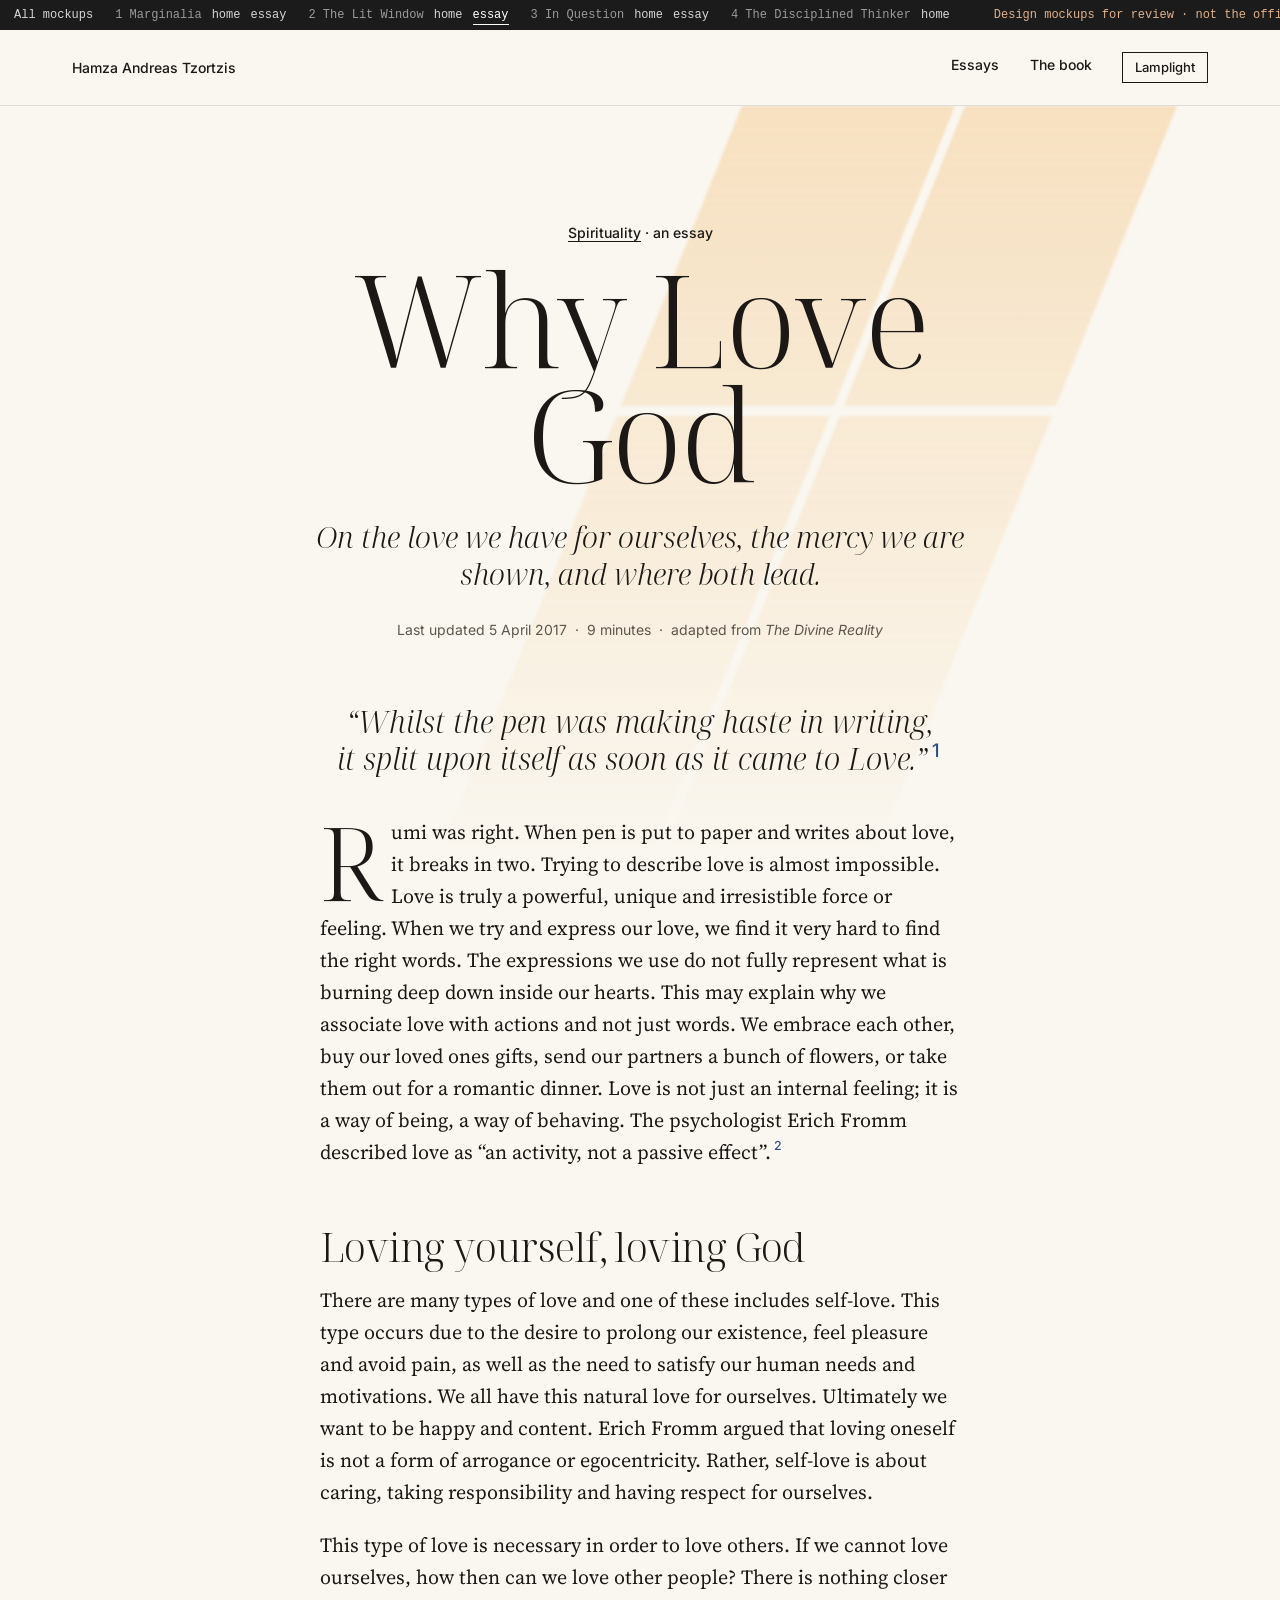
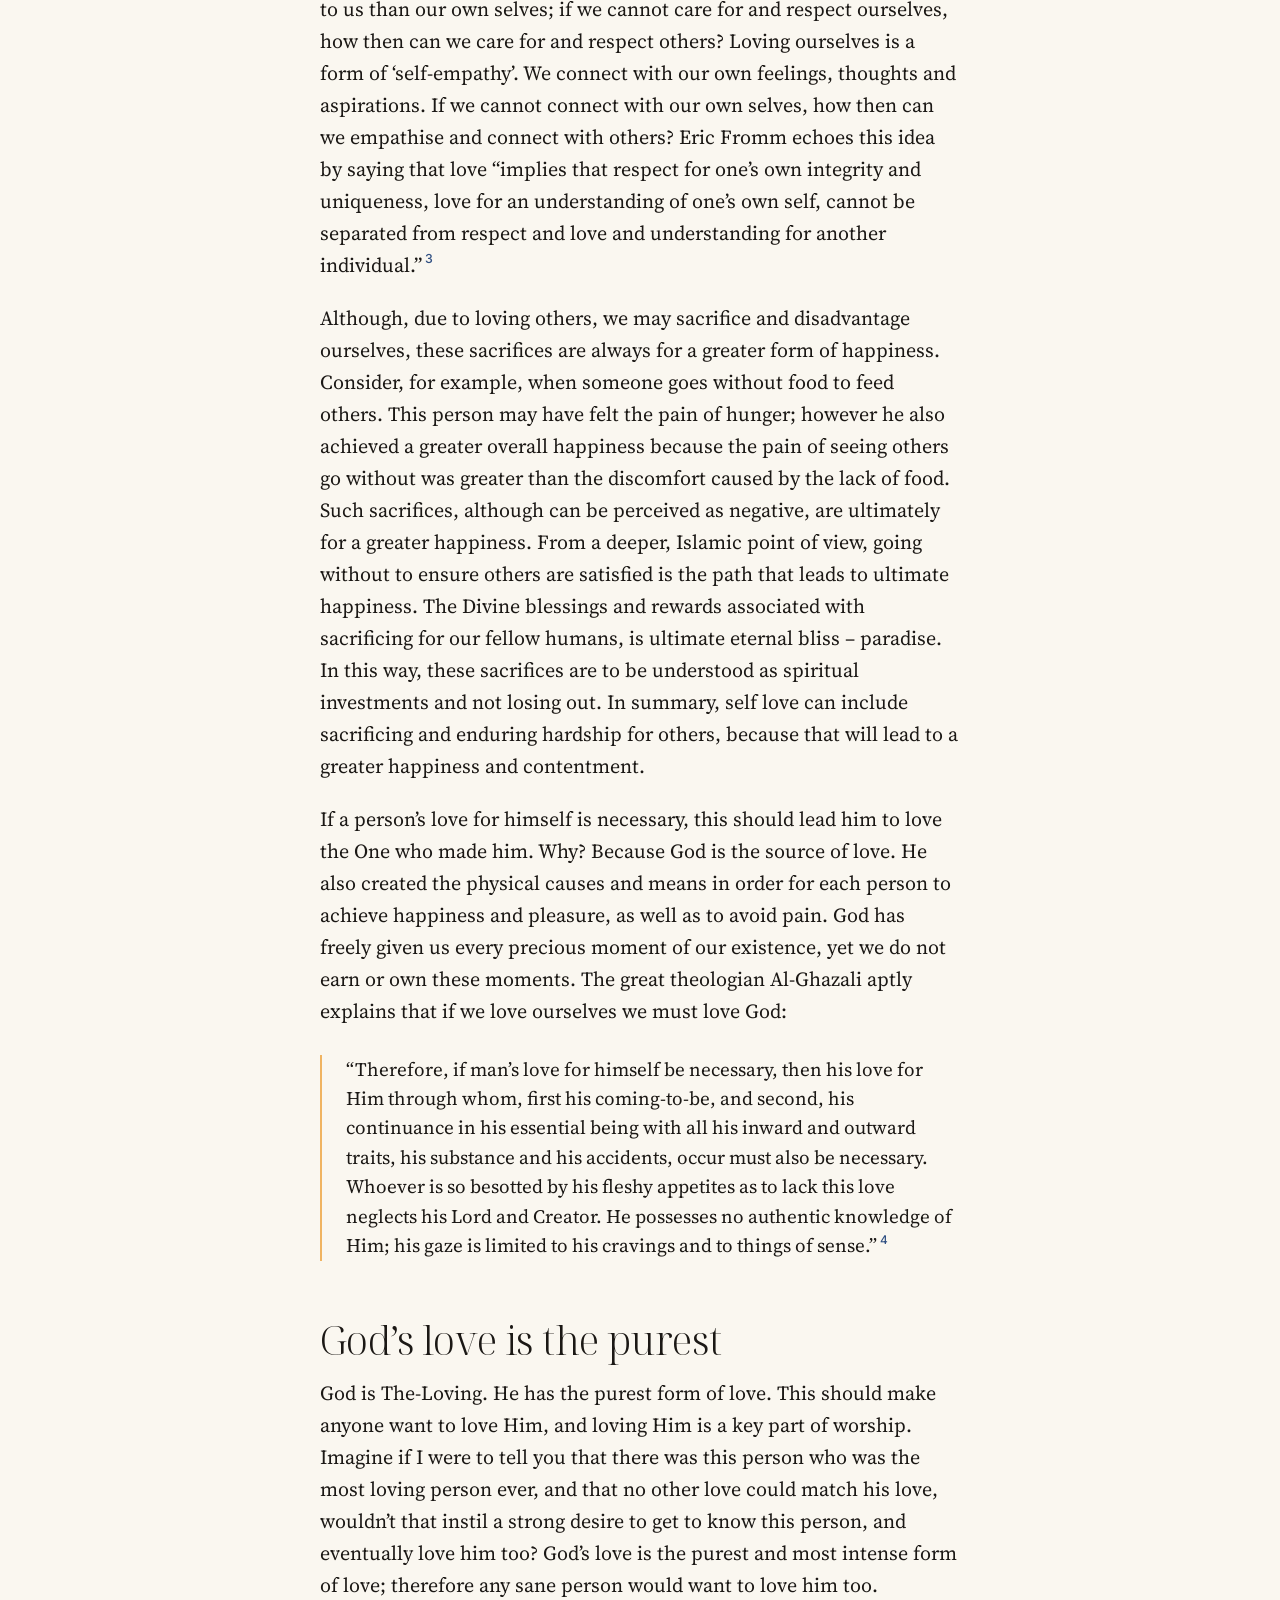
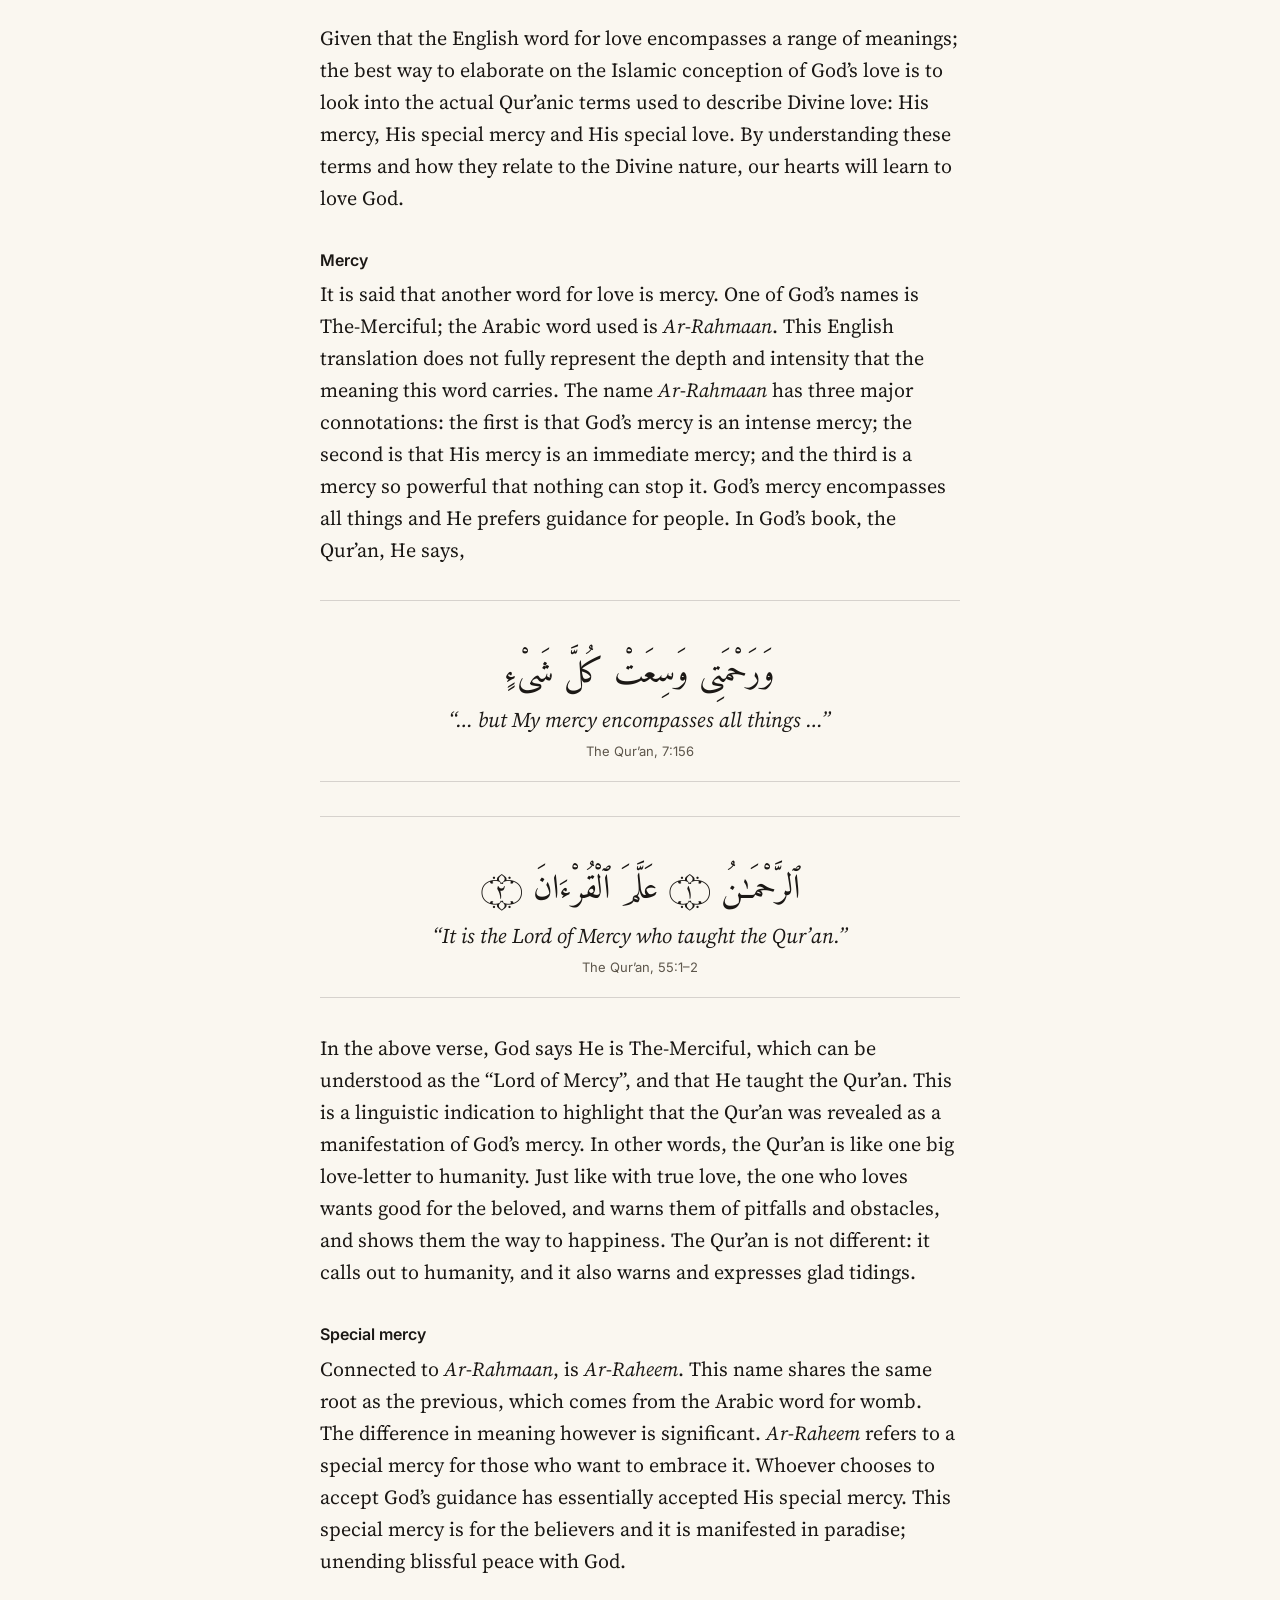
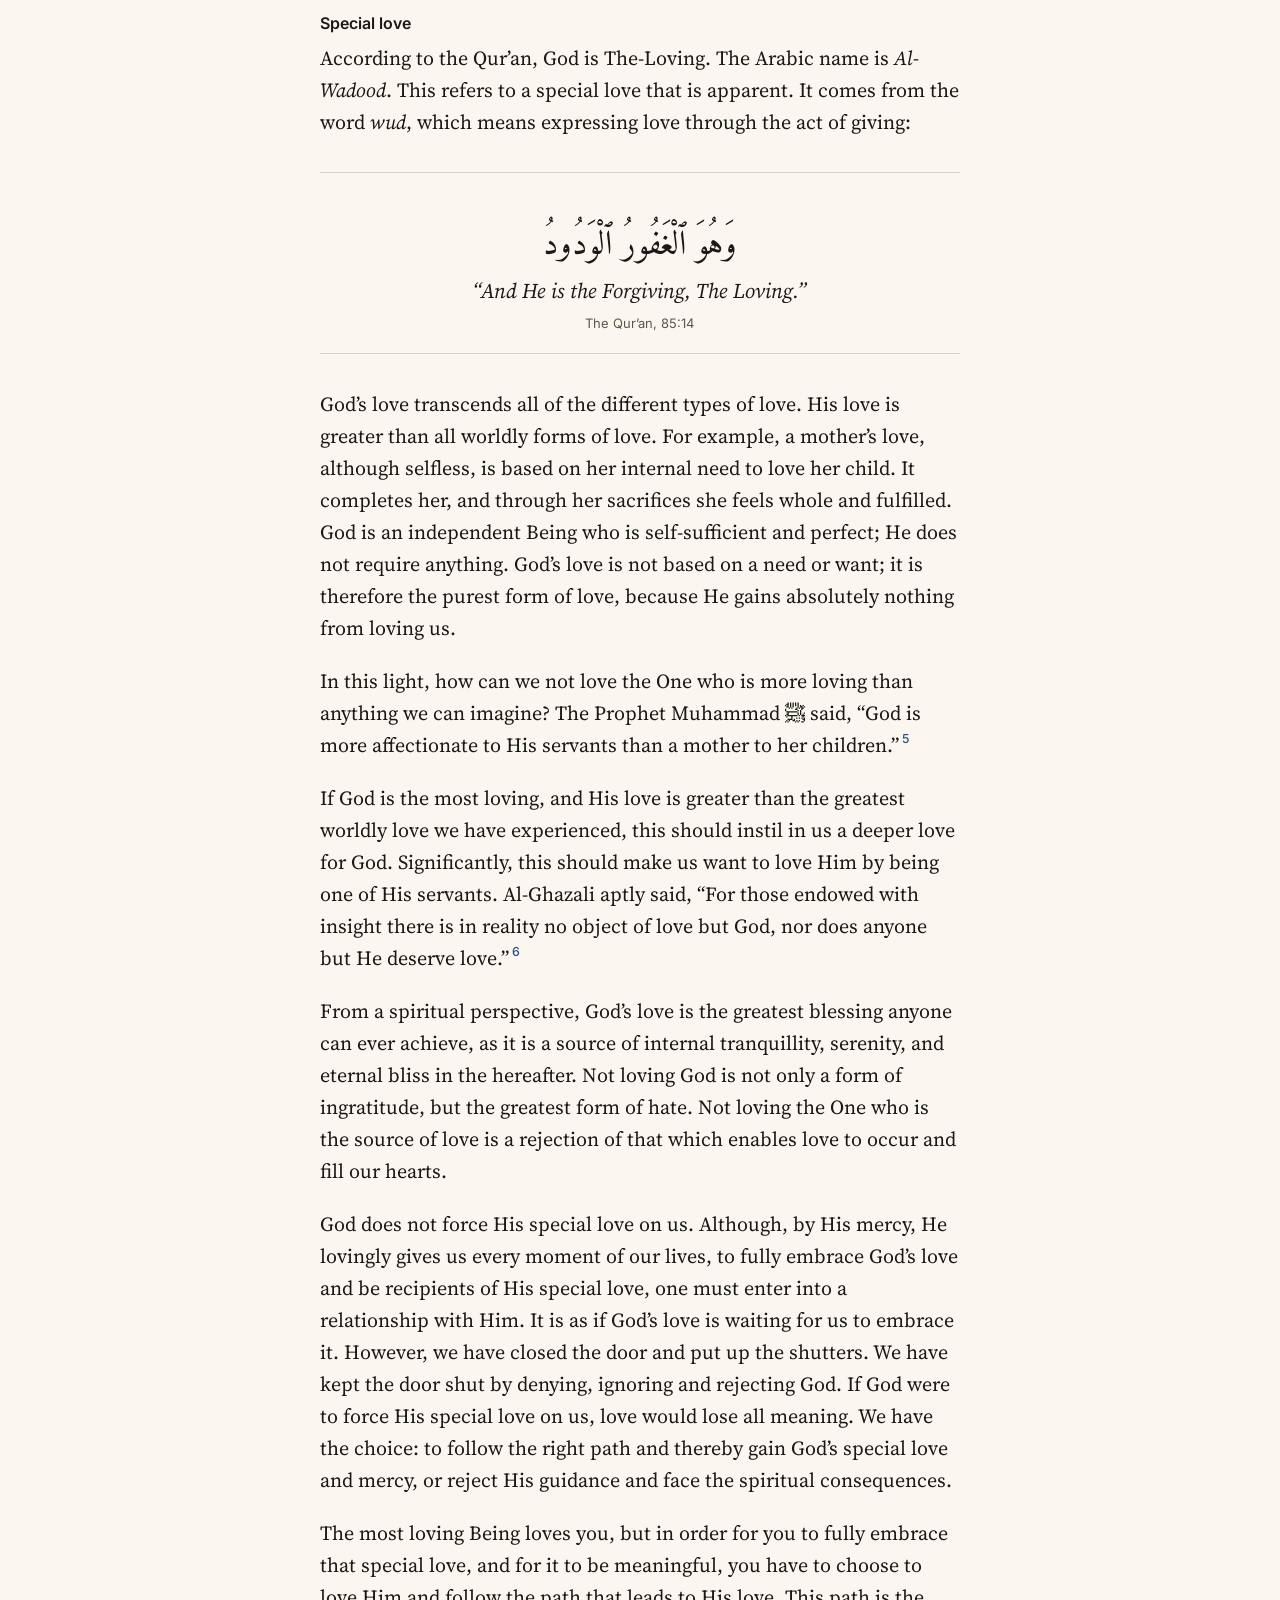
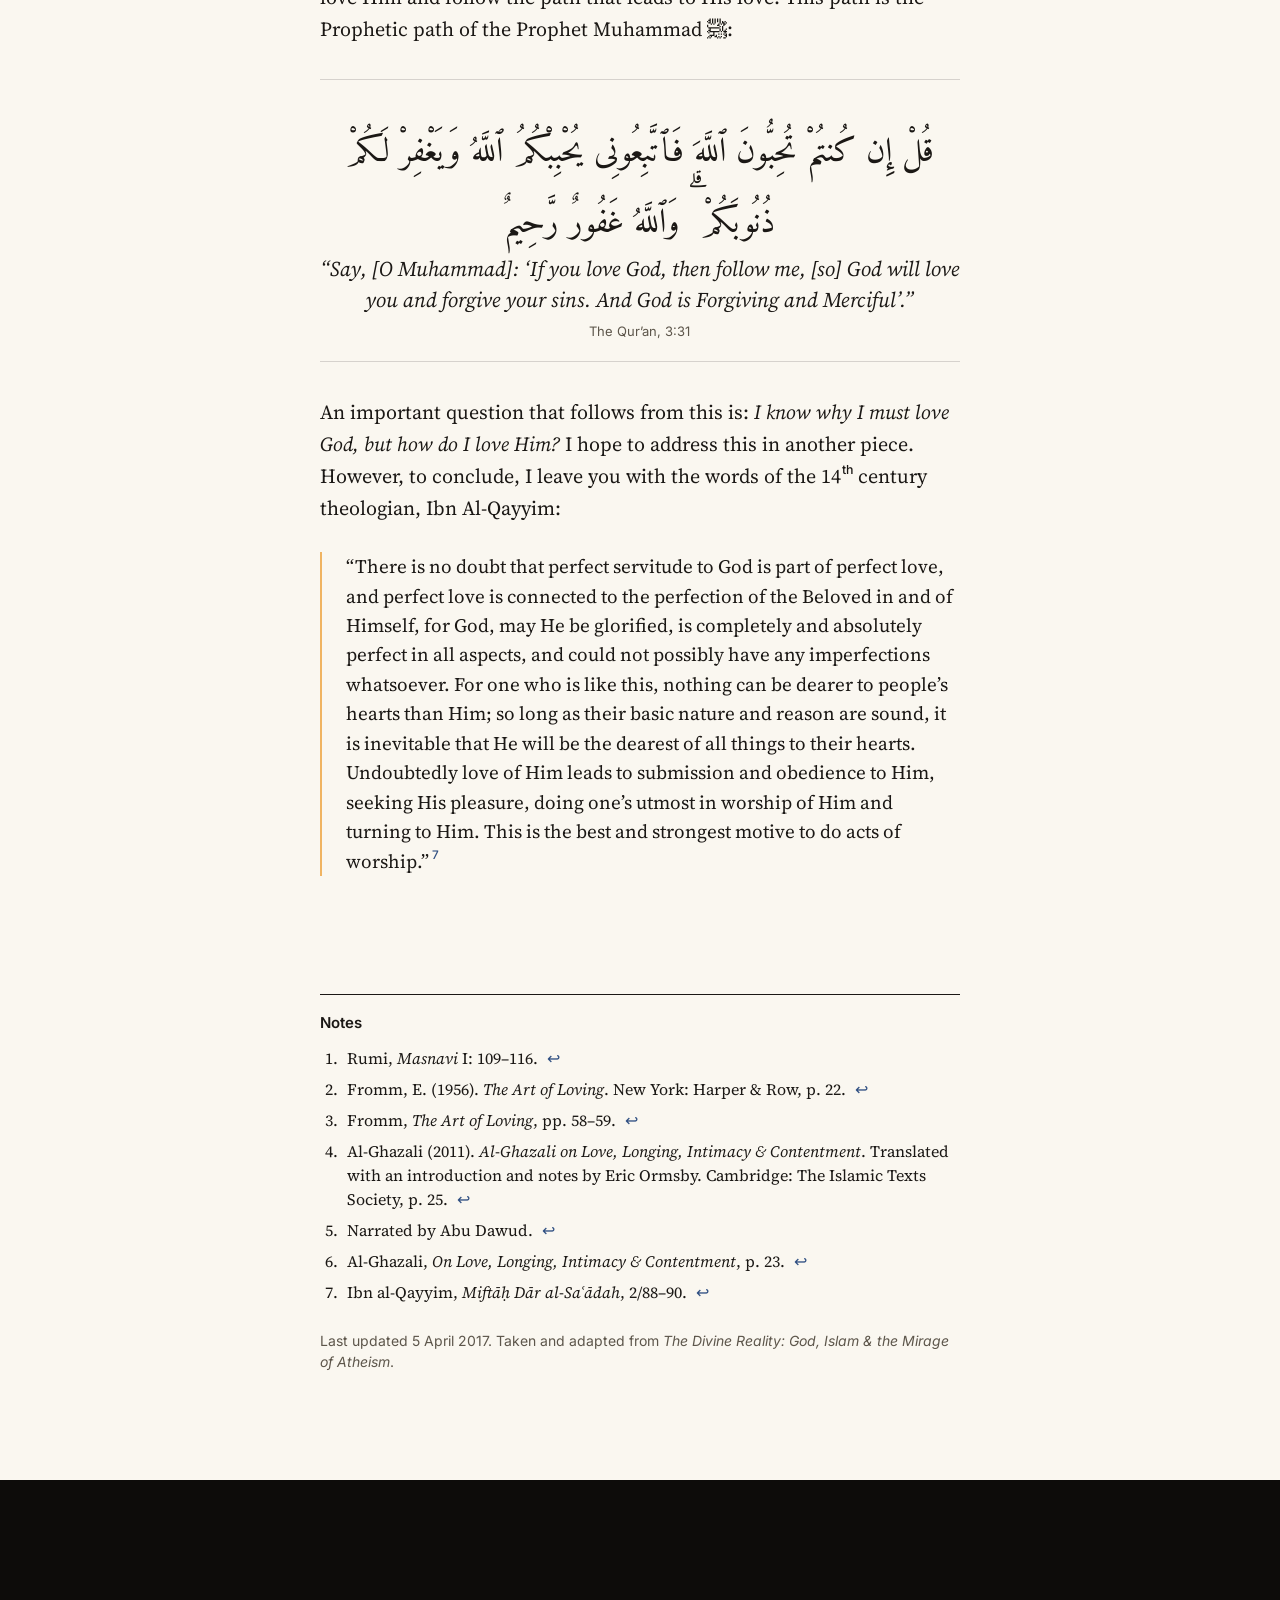
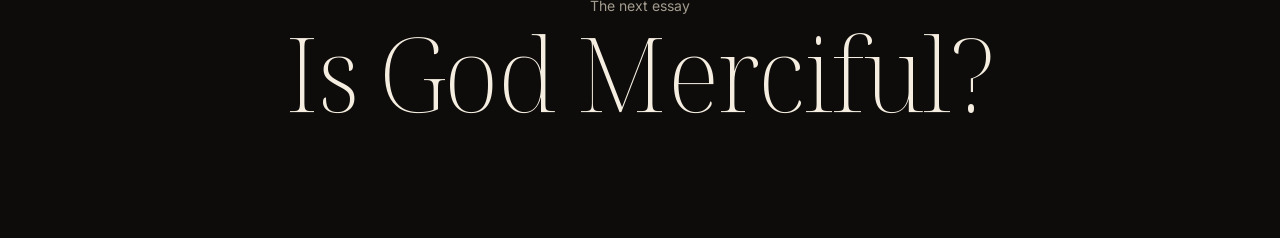
<file: lit-window/essay.html>
<!doctype html>
<html lang="en">
<head>
<meta charset="utf-8">
<meta name="viewport" content="width=device-width, initial-scale=1">
<meta name="robots" content="noindex, nofollow">
<link rel="icon" href="data:,">
<title>Why Love God · mockup 2, The Lit Window</title>
<link rel="preconnect" href="https://fonts.googleapis.com">
<link rel="preconnect" href="https://fonts.gstatic.com" crossorigin>
<link rel="stylesheet" href="https://fonts.googleapis.com/css2?family=Noto+Serif+Display:ital,wght@0,200..500;1,200..500&family=Source+Serif+4:ital,opsz,wght@0,8..60,300..600;1,8..60,300..600&family=Inter:wght@400;500;600&family=Amiri+Quran&display=swap">
<link rel="stylesheet" href="../shared/mock.css">
<link rel="stylesheet" href="lit-window.css">
</head>
<body>

<nav class="mockbar" aria-label="Mockup pages (not part of the design)">
  <a href="../index.html">All mockups</a>
  <span>1 Marginalia <a href="../marginalia/index.html">home</a> <a href="../marginalia/essay.html">essay</a></span>
  <span>2 The Lit Window <a href="index.html">home</a> <a href="essay.html" aria-current="page">essay</a></span>
  <span>3 In Question <a href="../in-question/index.html">home</a> <a href="../in-question/essay.html">essay</a></span>
  <span>4 The Disciplined Thinker <a href="../disciplined-thinker/index.html">home</a></span>
  <span class="mockbar__note">Design mockups for review · not the official site</span>
</nav>

<header class="bar bar--paper">
  <a href="index.html">Hamza Andreas Tzortzis</a>
  <nav aria-label="Sections">
    <a href="index.html#essays">Essays</a>
    <a href="index.html#book">The book</a>
    <button class="lamp-toggle" type="button" data-lamp aria-pressed="false">Lamplight</button>
  </nav>
</header>

<main>
<article class="read">
  <span class="read__wash" aria-hidden="true"></span>
  <header class="read__head">
    <p class="read__topic"><a href="index.html#questions">Spirituality</a> · an essay</p>
    <h1 class="read__title">Why Love God</h1>
    <p class="read__sum">On the love we have for ourselves, the mercy we are shown, and where both lead.</p>
    <p class="read__meta">Last updated 5 April 2017 &nbsp;·&nbsp; 9 minutes &nbsp;·&nbsp; adapted from <i>The Divine Reality</i></p>
  </header>

  <div class="read__body">

      <p class="epigraph">“Whilst the pen was making haste in writing, it split upon itself as soon as it came to Love.”<sup><a href="#fn1" id="fr1" aria-label="Note 1">1</a></sup></p>

      <p class="first">Rumi was right. When pen is put to paper and writes about love, it breaks in two. Trying to describe love is almost impossible. Love is truly a powerful, unique and irresistible force or feeling. When we try and express our love, we find it very hard to find the right words. The expressions we use do not fully represent what is burning deep down inside our hearts. This may explain why we associate love with actions and not just words. We embrace each other, buy our loved ones gifts, send our partners a bunch of flowers, or take them out for a romantic dinner. Love is not just an internal feeling; it is a way of being, a way of behaving. The psychologist Erich Fromm described love as “an activity, not a passive effect”.<sup><a href="#fn2" id="fr2" aria-label="Note 2">2</a></sup></p>

      <h2 id="s1">Loving yourself, loving God</h2>

      <p>There are many types of love and one of these includes self-love. This type occurs due to the desire to prolong our existence, feel pleasure and avoid pain, as well as the need to satisfy our human needs and motivations. We all have this natural love for ourselves. Ultimately we want to be happy and content. Erich Fromm argued that loving oneself is not a form of arrogance or egocentricity. Rather, self-love is about caring, taking responsibility and having respect for ourselves.</p>

      <p>This type of love is necessary in order to love others. If we cannot love ourselves, how then can we love other people? There is nothing closer to us than our own selves; if we cannot care for and respect ourselves, how then can we care for and respect others? Loving ourselves is a form of ‘self-empathy’. We connect with our own feelings, thoughts and aspirations. If we cannot connect with our own selves, how then can we empathise and connect with others? Eric Fromm echoes this idea by saying that love “implies that respect for one’s own integrity and uniqueness, love for an understanding of one’s own self, cannot be separated from respect and love and understanding for another individual.”<sup><a href="#fn3" id="fr3" aria-label="Note 3">3</a></sup></p>

      <p>Although, due to loving others, we may sacrifice and disadvantage ourselves, these sacrifices are always for a greater form of happiness. Consider, for example, when someone goes without food to feed others. This person may have felt the pain of hunger; however he also achieved a greater overall happiness because the pain of seeing others go without was greater than the discomfort caused by the lack of food. Such sacrifices, although can be perceived as negative, are ultimately for a greater happiness. From a deeper, Islamic point of view, going without to ensure others are satisfied is the path that leads to ultimate happiness. The Divine blessings and rewards associated with sacrificing for our fellow humans, is ultimate eternal bliss – paradise. In this way, these sacrifices are to be understood as spiritual investments and not losing out. In summary, self love can include sacrificing and enduring hardship for others, because that will lead to a greater happiness and contentment.</p>

      <p>If a person’s love for himself is necessary, this should lead him to love the One who made him. Why? Because God is the source of love. He also created the physical causes and means in order for each person to achieve happiness and pleasure, as well as to avoid pain. God has freely given us every precious moment of our existence, yet we do not earn or own these moments. The great theologian Al-Ghazali aptly explains that if we love ourselves we must love God:</p>

      <blockquote class="cited"><p>“Therefore, if man’s love for himself be necessary, then his love for Him through whom, first his coming-to-be, and second, his continuance in his essential being with all his inward and outward traits, his substance and his accidents, occur must also be necessary. Whoever is so besotted by his fleshy appetites as to lack this love neglects his Lord and Creator. He possesses no authentic knowledge of Him; his gaze is limited to his cravings and to things of sense.”<sup><a href="#fn4" id="fr4" aria-label="Note 4">4</a></sup></p></blockquote>

      <h2 id="s2">God’s love is the purest</h2>

      <p>God is The-Loving. He has the purest form of love. This should make anyone want to love Him, and loving Him is a key part of worship. Imagine if I were to tell you that there was this person who was the most loving person ever, and that no other love could match his love, wouldn’t that instil a strong desire to get to know this person, and eventually love him too? God’s love is the purest and most intense form of love; therefore any sane person would want to love him too.</p>

      <p>Given that the English word for love encompasses a range of meanings; the best way to elaborate on the Islamic conception of God’s love is to look into the actual Qur’anic terms used to describe Divine love: His mercy, His special mercy and His special love. By understanding these terms and how they relate to the Divine nature, our hearts will learn to love God.</p>

      <h3>Mercy</h3>

      <p>It is said that another word for love is mercy. One of God’s names is The-Merciful; the Arabic word used is <em>Ar-Rahmaan</em>. This English translation does not fully represent the depth and intensity that the meaning this word carries. The name <em>Ar-Rahmaan</em> has three major connotations: the first is that God’s mercy is an intense mercy; the second is that His mercy is an immediate mercy; and the third is a mercy so powerful that nothing can stop it. God’s mercy encompasses all things and He prefers guidance for people. In God’s book, the Qur’an, He says,</p>

      <figure class="ayah">
        <p class="ayah__ar" lang="ar" dir="rtl">وَرَحْمَتِى وَسِعَتْ كُلَّ شَىْءٍ</p>
        <blockquote class="ayah__tr">“… but My mercy encompasses all things …”</blockquote>
        <figcaption>The Qur’an, 7:156</figcaption>
      </figure>

      <figure class="ayah">
        <p class="ayah__ar" lang="ar" dir="rtl">ٱلرَّحْمَـٰنُ ۝١ عَلَّمَ ٱلْقُرْءَانَ ۝٢</p>
        <blockquote class="ayah__tr">“It is the Lord of Mercy who taught the Qur’an.”</blockquote>
        <figcaption>The Qur’an, 55:1–2</figcaption>
      </figure>

      <p>In the above verse, God says He is The-Merciful, which can be understood as the “Lord of Mercy”, and that He taught the Qur’an. This is a linguistic indication to highlight that the Qur’an was revealed as a manifestation of God’s mercy. In other words, the Qur’an is like one big love-letter to humanity. Just like with true love, the one who loves wants good for the beloved, and warns them of pitfalls and obstacles, and shows them the way to happiness. The Qur’an is not different: it calls out to humanity, and it also warns and expresses glad tidings.</p>

      <h3>Special mercy</h3>

      <p>Connected to <em>Ar-Rahmaan</em>, is <em>Ar-Raheem</em>. This name shares the same root as the previous, which comes from the Arabic word for womb. The difference in meaning however is significant. <em>Ar-Raheem</em> refers to a special mercy for those who want to embrace it. Whoever chooses to accept God’s guidance has essentially accepted His special mercy. This special mercy is for the believers and it is manifested in paradise; unending blissful peace with God.</p>

      <h3>Special love</h3>

      <p>According to the Qur’an, God is The-Loving. The Arabic name is <em>Al-Wadood</em>. This refers to a special love that is apparent. It comes from the word <em>wud</em>, which means expressing love through the act of giving:</p>

      <figure class="ayah">
        <p class="ayah__ar" lang="ar" dir="rtl">وَهُوَ ٱلْغَفُورُ ٱلْوَدُودُ</p>
        <blockquote class="ayah__tr">“And He is the Forgiving, The Loving.”</blockquote>
        <figcaption>The Qur’an, 85:14</figcaption>
      </figure>

      <p>God’s love transcends all of the different types of love. His love is greater than all worldly forms of love. For example, a mother’s love, although selfless, is based on her internal need to love her child. It completes her, and through her sacrifices she feels whole and fulfilled. God is an independent Being who is self-sufficient and perfect; He does not require anything. God’s love is not based on a need or want; it is therefore the purest form of love, because He gains absolutely nothing from loving us.</p>

      <p>In this light, how can we not love the One who is more loving than anything we can imagine? The Prophet Muhammad ﷺ said, “God is more affectionate to His servants than a mother to her children.”<sup><a href="#fn5" id="fr5" aria-label="Note 5">5</a></sup></p>

      <p>If God is the most loving, and His love is greater than the greatest worldly love we have experienced, this should instil in us a deeper love for God. Significantly, this should make us want to love Him by being one of His servants. Al-Ghazali aptly said, “For those endowed with insight there is in reality no object of love but God, nor does anyone but He deserve love.”<sup><a href="#fn6" id="fr6" aria-label="Note 6">6</a></sup></p>

      <p>From a spiritual perspective, God’s love is the greatest blessing anyone can ever achieve, as it is a source of internal tranquillity, serenity, and eternal bliss in the hereafter. Not loving God is not only a form of ingratitude, but the greatest form of hate. Not loving the One who is the source of love is a rejection of that which enables love to occur and fill our hearts.</p>

      <p>God does not force His special love on us. Although, by His mercy, He lovingly gives us every moment of our lives, to fully embrace God’s love and be recipients of His special love, one must enter into a relationship with Him. It is as if God’s love is waiting for us to embrace it. However, we have closed the door and put up the shutters. We have kept the door shut by denying, ignoring and rejecting God. If God were to force His special love on us, love would lose all meaning. We have the choice: to follow the right path and thereby gain God’s special love and mercy, or reject His guidance and face the spiritual consequences.</p>

      <p>The most loving Being loves you, but in order for you to fully embrace that special love, and for it to be meaningful, you have to choose to love Him and follow the path that leads to His love. This path is the Prophetic path of the Prophet Muhammad ﷺ:</p>

      <figure class="ayah">
        <p class="ayah__ar" lang="ar" dir="rtl">قُلْ إِن كُنتُمْ تُحِبُّونَ ٱللَّهَ فَٱتَّبِعُونِى يُحْبِبْكُمُ ٱللَّهُ وَيَغْفِرْ لَكُمْ ذُنُوبَكُمْ ۗ وَٱللَّهُ غَفُورٌ رَّحِيمٌ</p>
        <blockquote class="ayah__tr">“Say, [O Muhammad]: ‘If you love God, then follow me, [so] God will love you and forgive your sins. And God is Forgiving and Merciful’.”</blockquote>
        <figcaption>The Qur’an, 3:31</figcaption>
      </figure>

      <p>An important question that follows from this is: <em>I know why I must love God, but how do I love Him?</em> I hope to address this in another piece. However, to conclude, I leave you with the words of the 14<sup>th</sup> century theologian, Ibn Al-Qayyim:</p>

      <blockquote class="cited"><p>“There is no doubt that perfect servitude to God is part of perfect love, and perfect love is connected to the perfection of the Beloved in and of Himself, for God, may He be glorified, is completely and absolutely perfect in all aspects, and could not possibly have any imperfections whatsoever. For one who is like this, nothing can be dearer to people’s hearts than Him; so long as their basic nature and reason are sound, it is inevitable that He will be the dearest of all things to their hearts. Undoubtedly love of Him leads to submission and obedience to Him, seeking His pleasure, doing one’s utmost in worship of Him and turning to Him. This is the best and strongest motive to do acts of worship.”<sup><a href="#fn7" id="fr7" aria-label="Note 7">7</a></sup></p></blockquote>

  </div>

  <section class="notes" aria-labelledby="notes-t">
    <h2 id="notes-t">Notes</h2>
    <ol>
        <li id="fn1">Rumi, <i>Masnavi</i> I: 109–116. <a href="#fr1" aria-label="Back to the text">↩</a></li>
        <li id="fn2">Fromm, E. (1956). <i>The Art of Loving</i>. New York: Harper &amp; Row, p. 22. <a href="#fr2" aria-label="Back to the text">↩</a></li>
        <li id="fn3">Fromm, <i>The Art of Loving</i>, pp. 58–59. <a href="#fr3" aria-label="Back to the text">↩</a></li>
        <li id="fn4">Al-Ghazali (2011). <i>Al-Ghazali on Love, Longing, Intimacy &amp; Contentment</i>. Translated with an introduction and notes by Eric Ormsby. Cambridge: The Islamic Texts Society, p. 25. <a href="#fr4" aria-label="Back to the text">↩</a></li>
        <li id="fn5">Narrated by Abu Dawud. <a href="#fr5" aria-label="Back to the text">↩</a></li>
        <li id="fn6">Al-Ghazali, <i>On Love, Longing, Intimacy &amp; Contentment</i>, p. 23. <a href="#fr6" aria-label="Back to the text">↩</a></li>
        <li id="fn7">Ibn al-Qayyim, <i>Miftāḥ Dār al-Saʿādah</i>, 2/88–90. <a href="#fr7" aria-label="Back to the text">↩</a></li>
    </ol>
    <p class="notes__end">Last updated 5 April 2017. Taken and adapted from <i>The Divine Reality: God, Islam &amp; the Mirage of Atheism</i>.</p>
  </section>
</article>

<a class="next" href="index.html#essays" title="Not built in this mockup: this returns to the essays list"><small>The next essay</small><b>Is God Merciful?</b></a>
</main>

<script src="lit-window.js"></script>
</body>
</html>
</file>
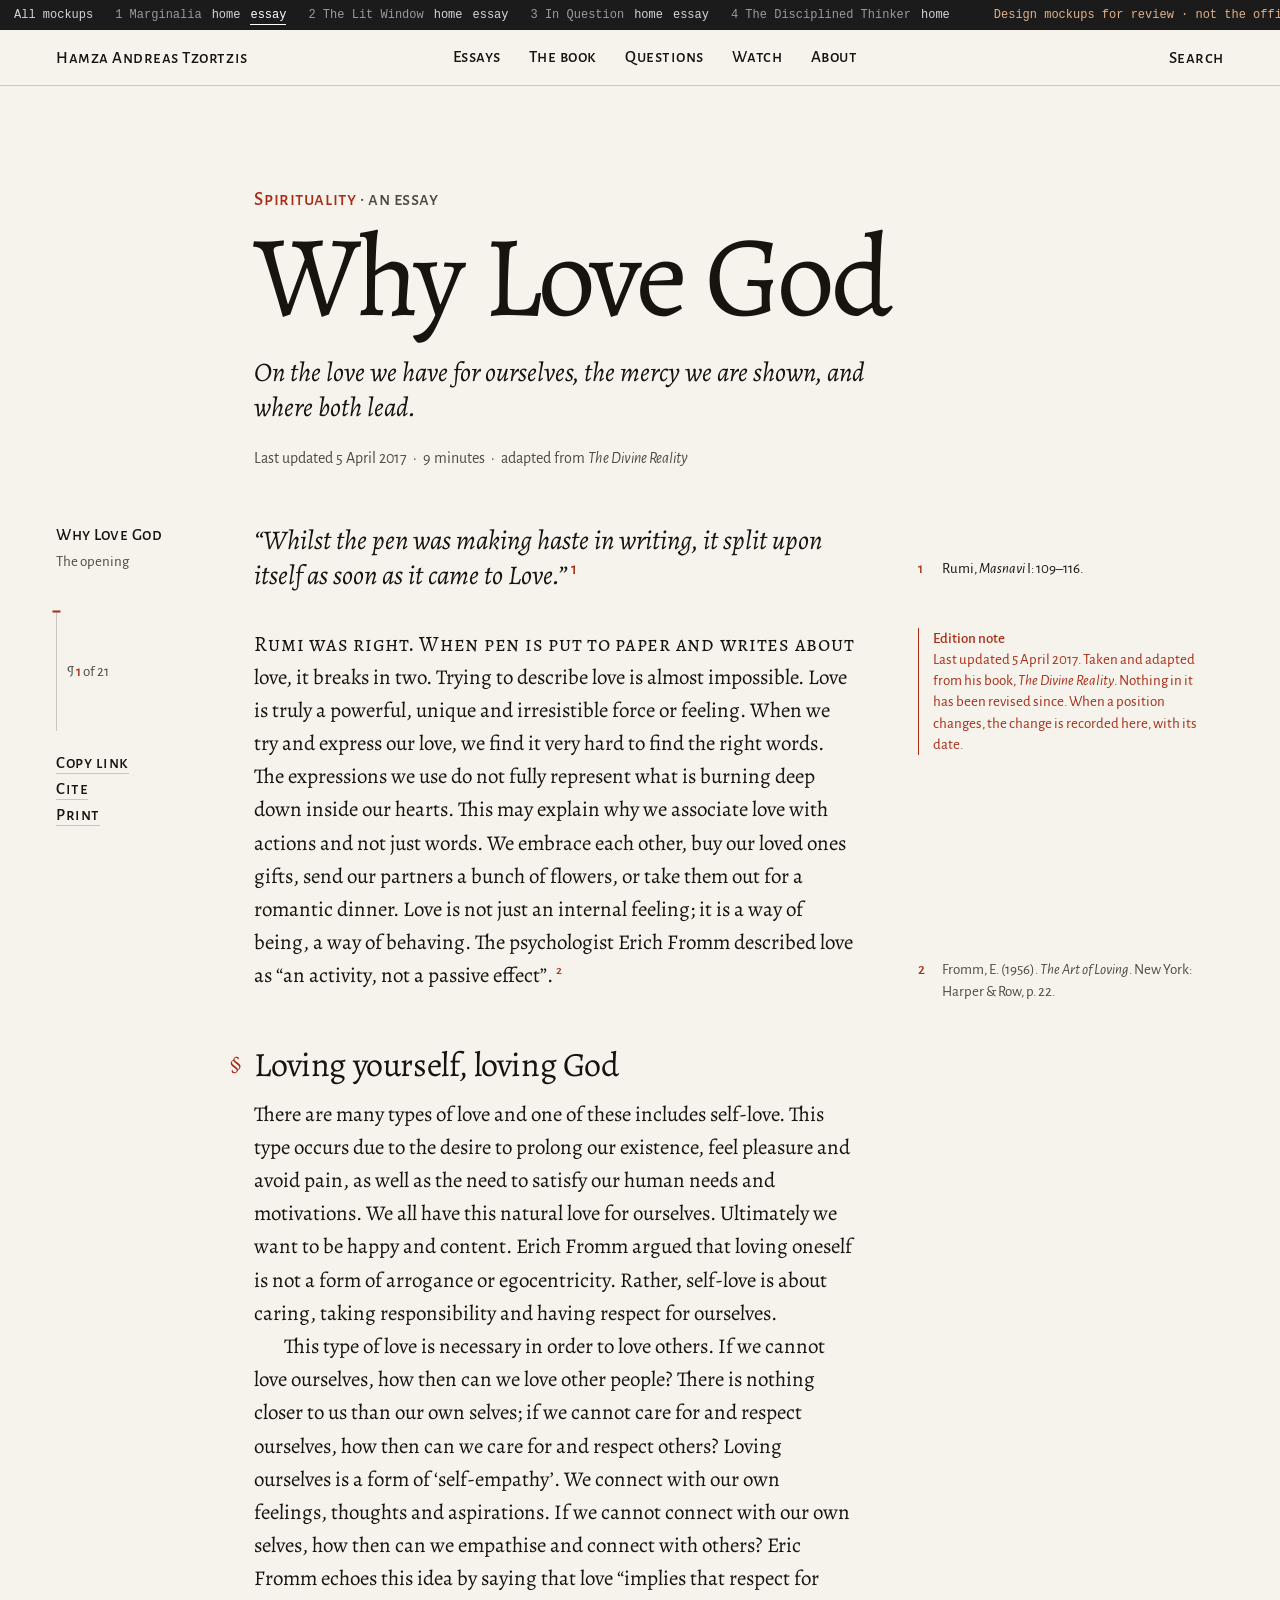
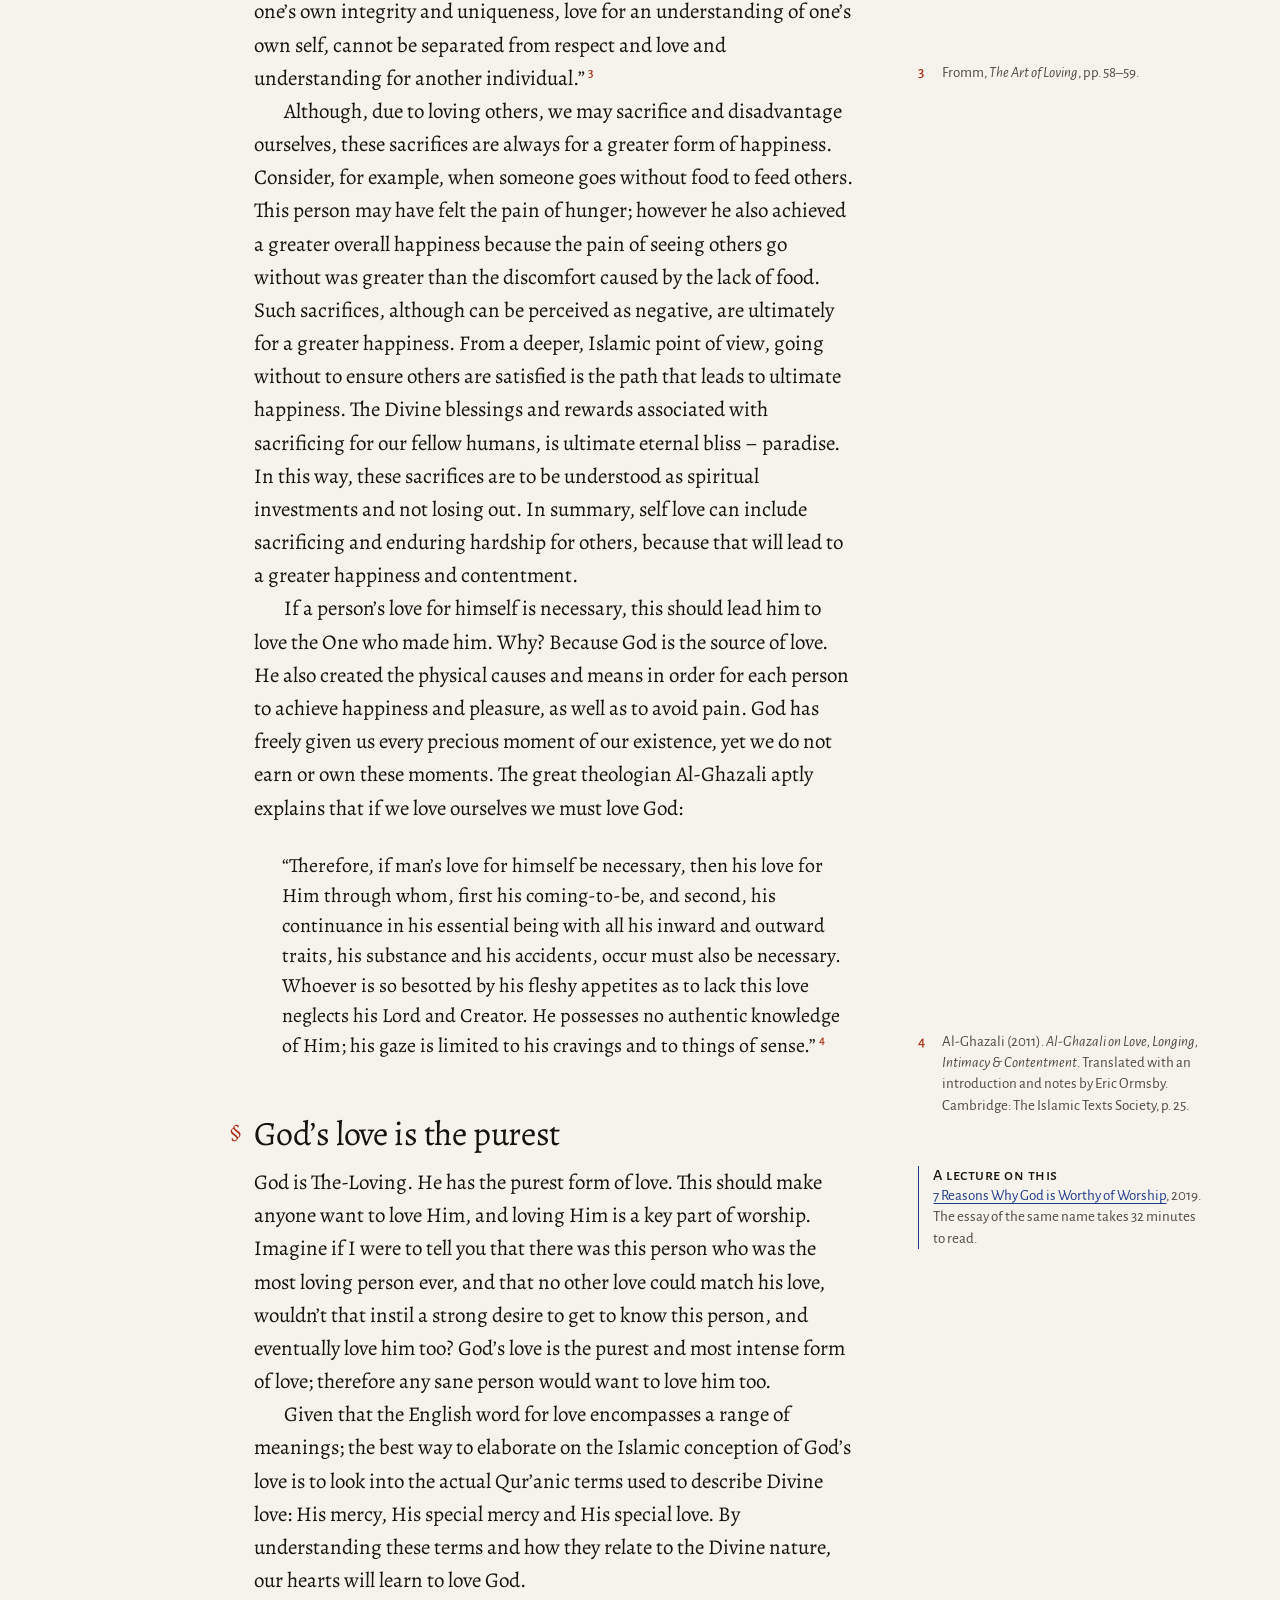
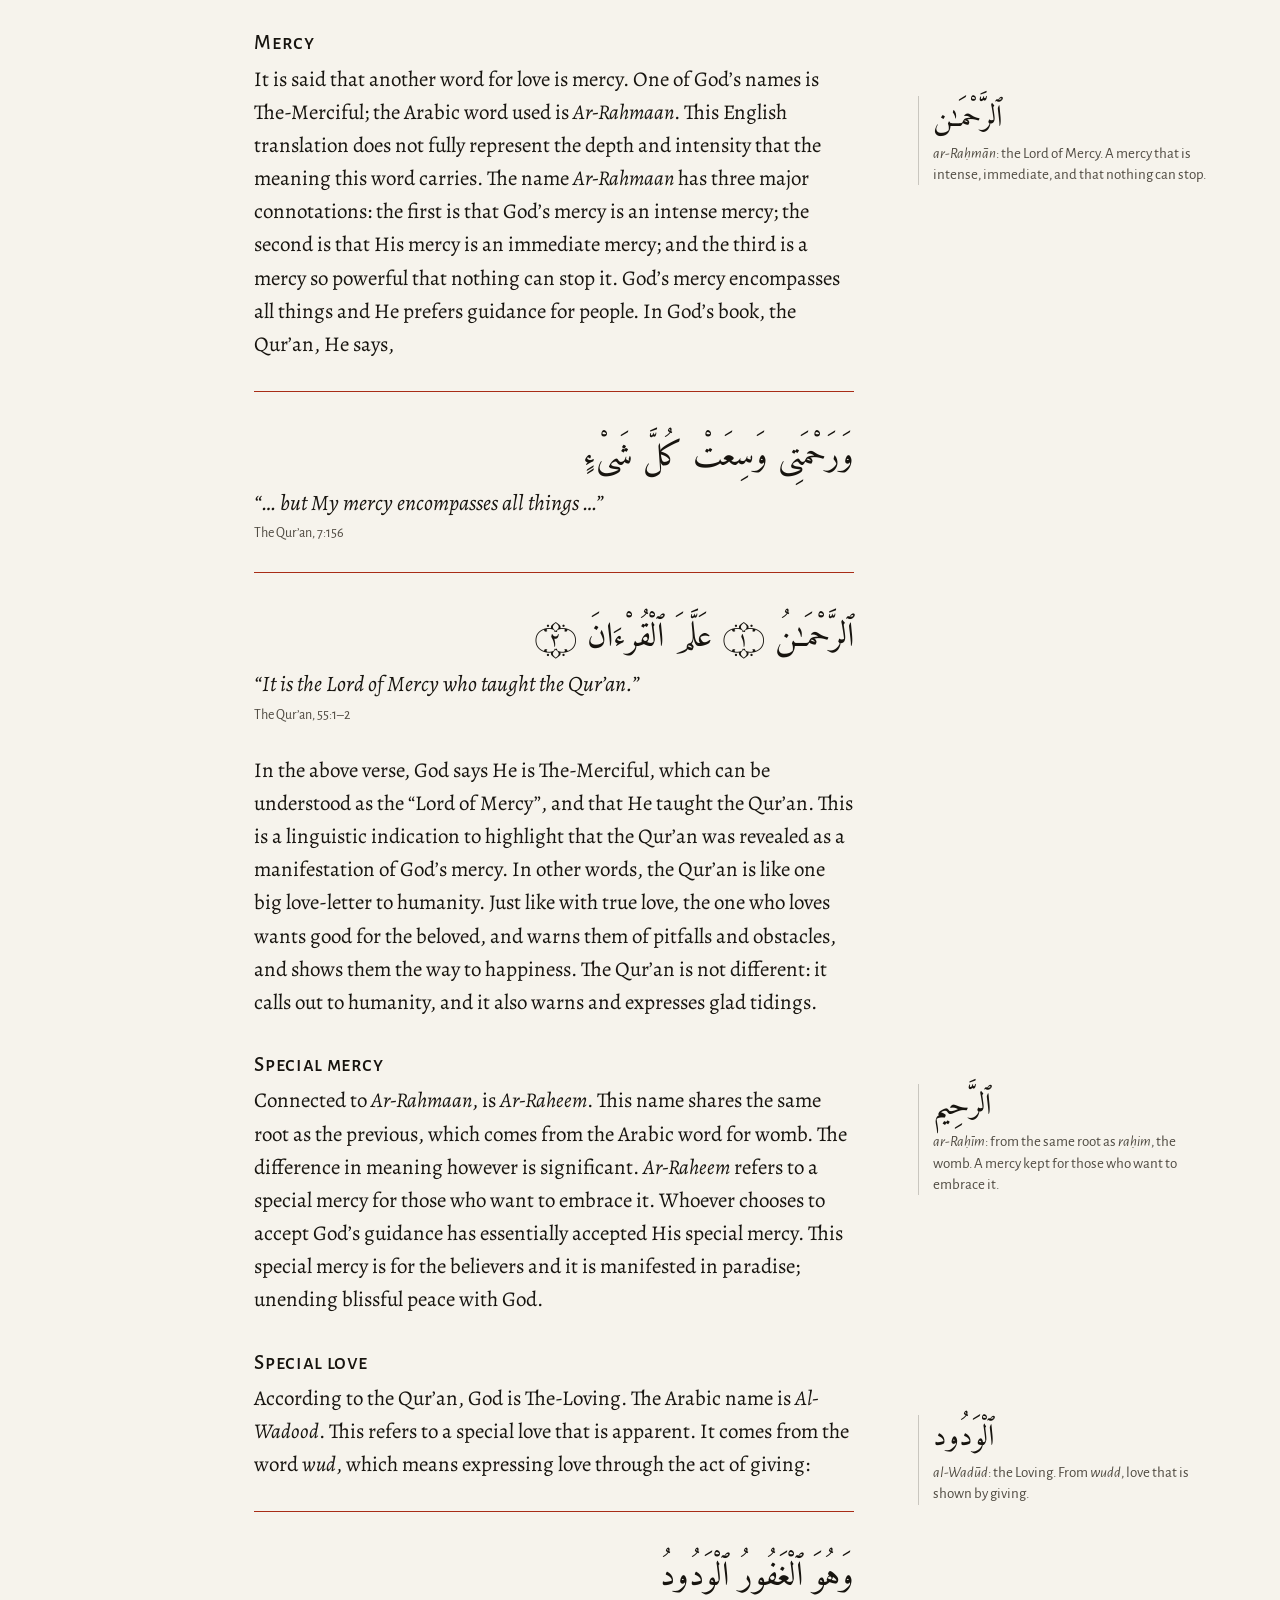
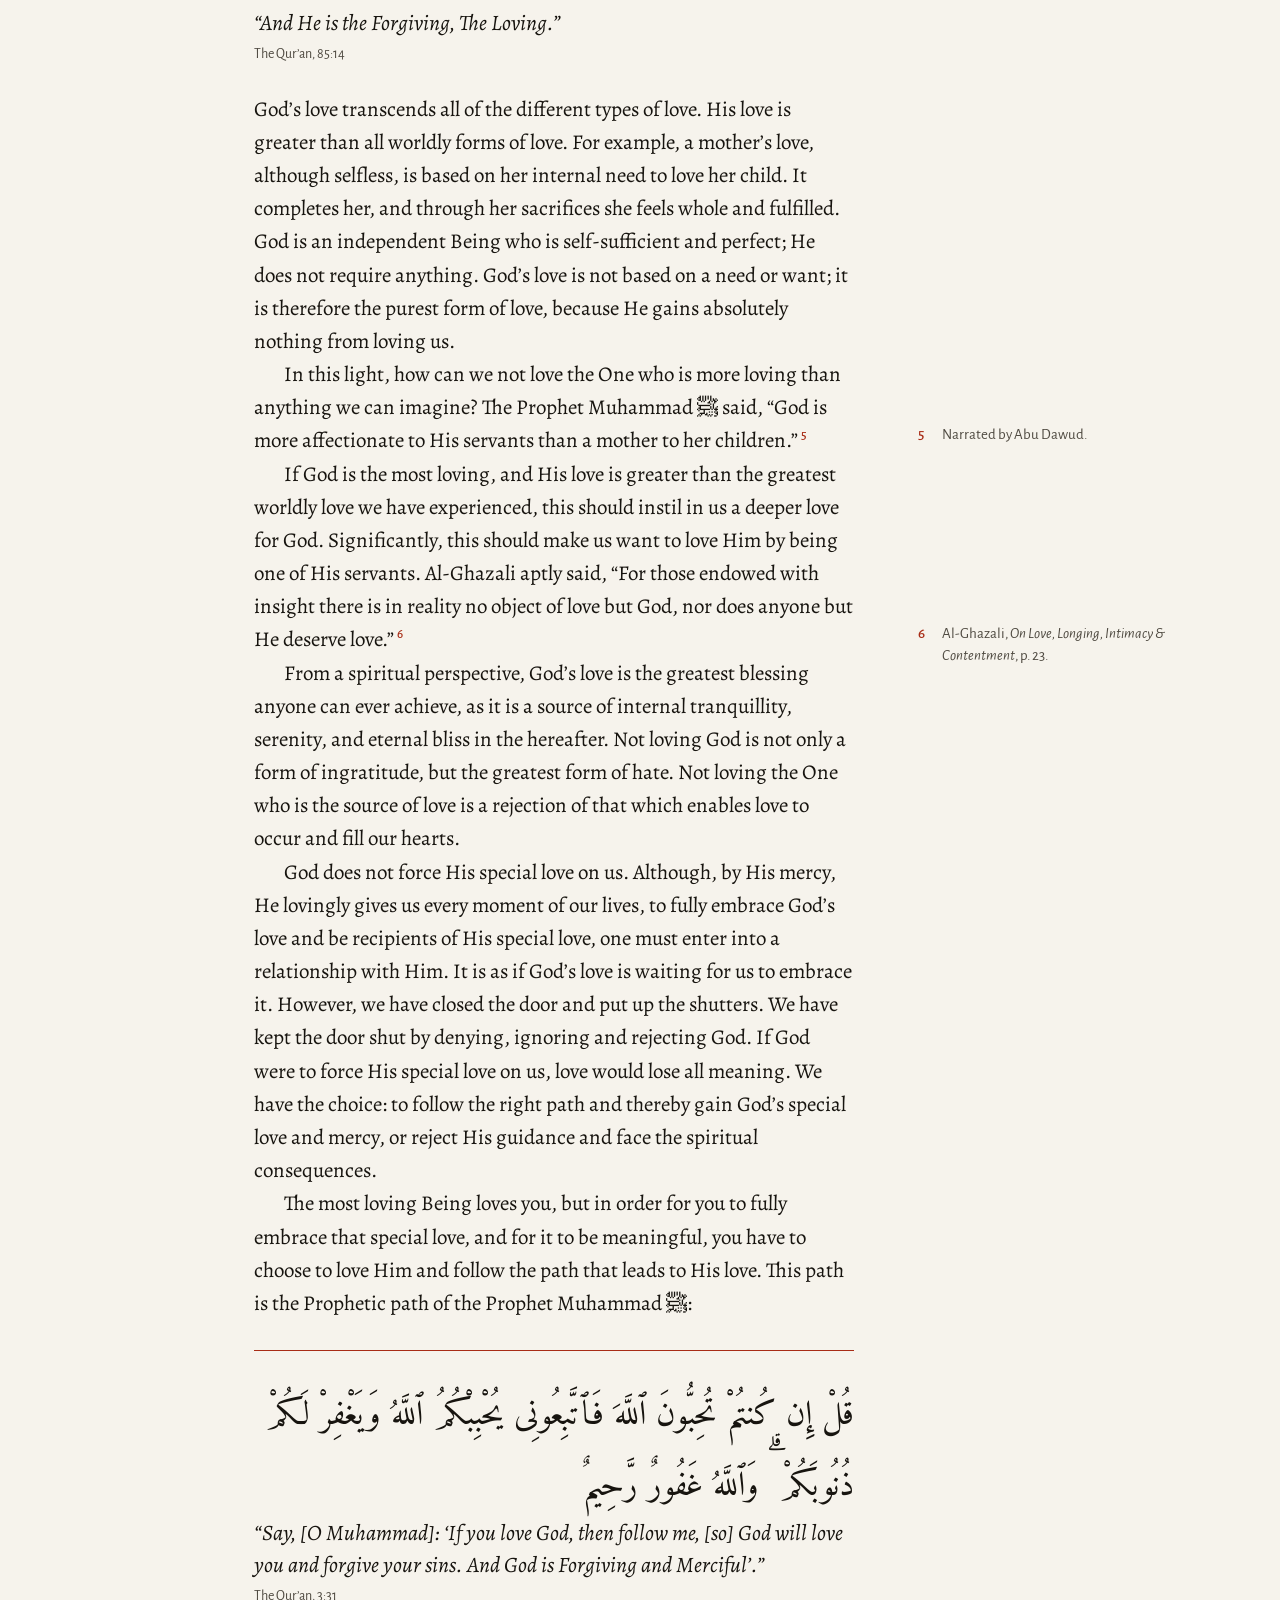
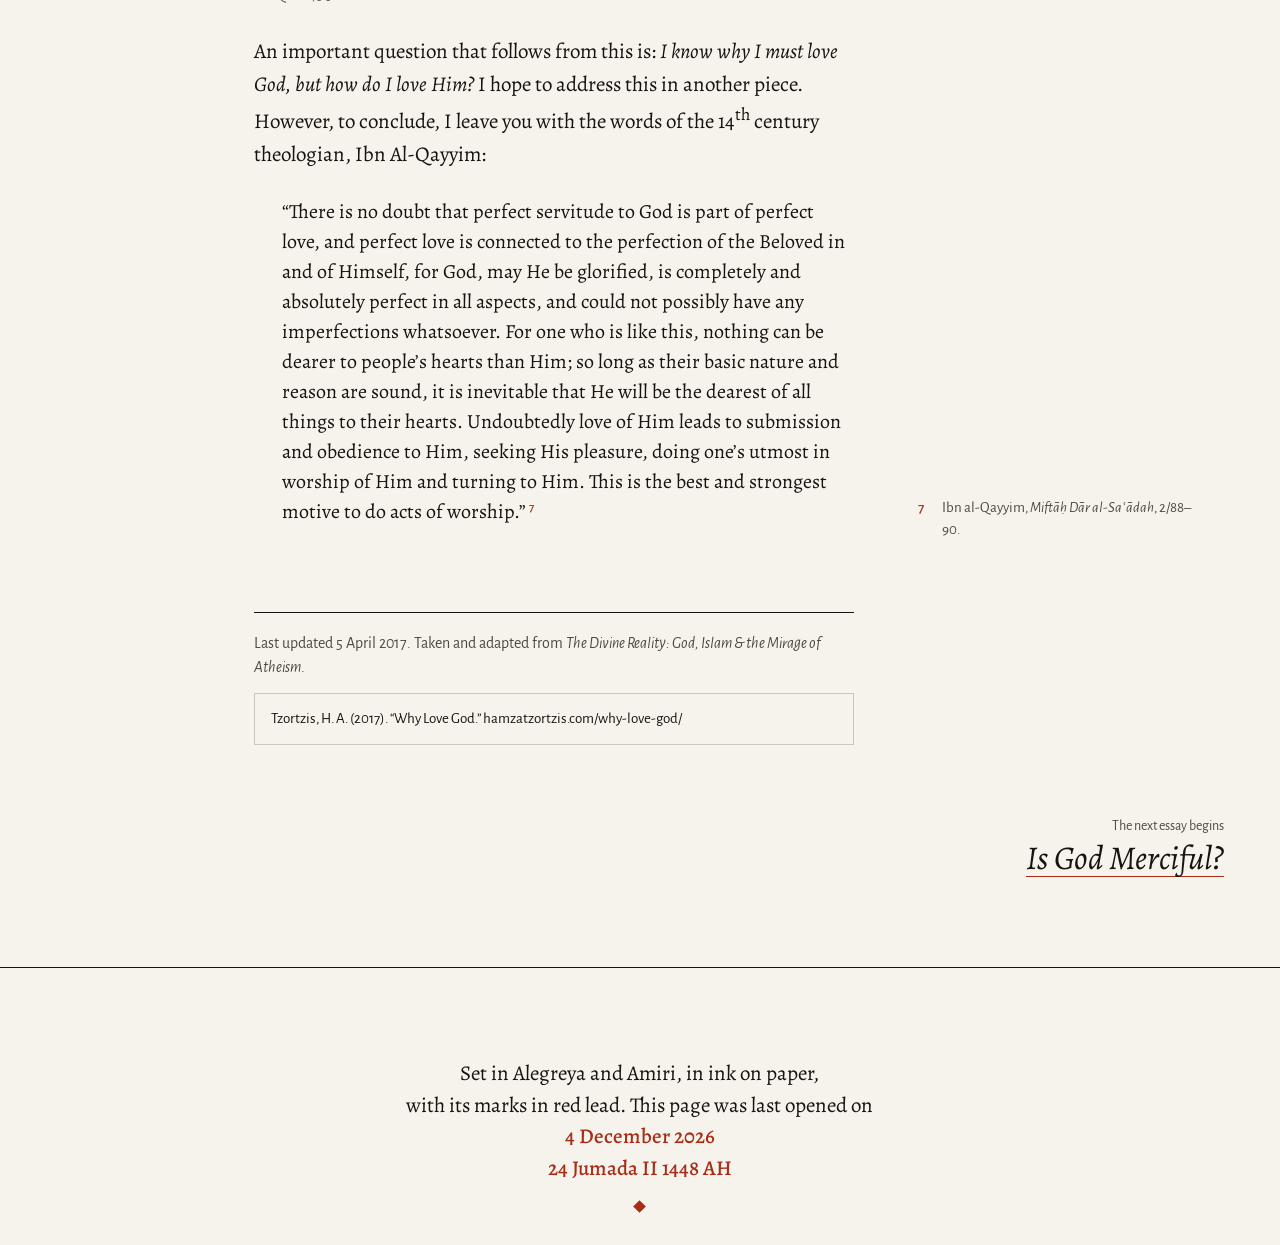
<file: marginalia/essay.html>
<!doctype html>
<html lang="en">
<head>
<meta charset="utf-8">
<meta name="viewport" content="width=device-width, initial-scale=1">
<meta name="robots" content="noindex, nofollow">
<link rel="icon" href="data:,">
<title>Why Love God · mockup 1, Marginalia</title>
<link rel="preconnect" href="https://fonts.googleapis.com">
<link rel="preconnect" href="https://fonts.gstatic.com" crossorigin>
<link rel="stylesheet" href="https://fonts.googleapis.com/css2?family=Alegreya:ital,wght@0,400..700;1,400..700&family=Alegreya+SC:wght@400;500&family=Alegreya+Sans:ital,wght@0,400;0,500;1,400&family=Alegreya+Sans+SC:wght@400;500&family=Amiri:wght@400;700&family=Amiri+Quran&display=swap">
<link rel="stylesheet" href="../shared/mock.css">
<link rel="stylesheet" href="marginalia.css">
</head>
<body class="has-dock">

<nav class="mockbar" aria-label="Mockup pages (not part of the design)">
  <a href="../index.html">All mockups</a>
  <span>1 Marginalia <a href="index.html">home</a> <a href="essay.html" aria-current="page">essay</a></span>
  <span>2 The Lit Window <a href="../lit-window/index.html">home</a> <a href="../lit-window/essay.html">essay</a></span>
  <span>3 In Question <a href="../in-question/index.html">home</a> <a href="../in-question/essay.html">essay</a></span>
  <span>4 The Disciplined Thinker <a href="../disciplined-thinker/index.html">home</a></span>
  <span class="mockbar__note">Design mockups for review · not the official site</span>
</nav>

<header class="head head--essay">
  <div class="folio">
    <a class="head__name sc" href="index.html">Hamza Andreas Tzortzis</a>
    <nav class="head__nav sc" aria-label="Sections">
      <a href="index.html#essays" aria-current="true">Essays</a>
      <a href="index.html#book">The book</a>
      <a href="index.html#questions">Questions</a>
      <a href="index.html#watch">Watch</a>
      <a href="#-">About</a>
    </nav>
    <p class="head__aux sc"><a href="#-">Search</a></p>
  </div>
</header>

<main>
<article class="essay">

  <header class="folio essay__head">
    <p class="essay__topic sc"><a href="index.html#questions">Spirituality</a> · an essay</p>
    <h1 class="essay__title">Why Love God</h1>
    <p class="essay__sum">On the love we have for ourselves, the mercy we are shown, and where both lead.</p>
    <p class="essay__meta">Last updated 5 April 2017 &nbsp;·&nbsp; 9 minutes &nbsp;·&nbsp; adapted from <i>The Divine Reality</i></p>
  </header>

  <div class="folio essay__body">

    <aside class="essay__inner" aria-label="This essay">
      <span class="sc">Why Love God</span>
      <p class="essay__where" data-where>The opening</p>
      <p class="essay__prog"><i aria-hidden="true"></i><span>¶ <b data-para>1</b> of <span data-paras>26</span></span></p>
      <p class="essay__acts">
        <button type="button" data-copy>Copy link</button>
        <a href="#cite">Cite</a>
        <button type="button" onclick="window.print()">Print</button>
      </p>
    </aside>

    <div class="essay__text" id="text">

      <p class="epigraph">“Whilst the pen was making haste in writing, it split upon itself as soon as it came to Love.”<a class="fnm" href="#n1" aria-describedby="n1">1</a><span class="note" id="n1" role="note"><span class="note__n">1</span>Rumi, <i>Masnavi</i> I: 109–116.</span></p>

      <p class="first"><span class="note note--rev" role="note"><b>Edition note</b>Last updated 5 April 2017. Taken and adapted from his book, <i>The Divine Reality</i>. Nothing in it has been revised since. When a position changes, the change is recorded here, with its date.</span>Rumi was right. When pen is put to paper and writes about love, it breaks in two. Trying to describe love is almost impossible. Love is truly a powerful, unique and irresistible force or feeling. When we try and express our love, we find it very hard to find the right words. The expressions we use do not fully represent what is burning deep down inside our hearts. This may explain why we associate love with actions and not just words. We embrace each other, buy our loved ones gifts, send our partners a bunch of flowers, or take them out for a romantic dinner. Love is not just an internal feeling; it is a way of being, a way of behaving. The psychologist Erich Fromm described love as <span class="ref" data-note="n2">“an activity, not a passive effect”</span>.<a class="fnm" href="#n2" aria-describedby="n2">2</a><span class="note" id="n2" role="note"><span class="note__n">2</span>Fromm, E. (1956). <i>The Art of Loving</i>. New York: Harper &amp; Row, p. 22.</span></p>

      <h2 id="s1">Loving yourself, loving God</h2>

      <p>There are many types of love and one of these includes self-love. This type occurs due to the desire to prolong our existence, feel pleasure and avoid pain, as well as the need to satisfy our human needs and motivations. We all have this natural love for ourselves. Ultimately we want to be happy and content. Erich Fromm argued that loving oneself is not a form of arrogance or egocentricity. Rather, self-love is about caring, taking responsibility and having respect for ourselves.</p>

      <p>This type of love is necessary in order to love others. If we cannot love ourselves, how then can we love other people? There is nothing closer to us than our own selves; if we cannot care for and respect ourselves, how then can we care for and respect others? Loving ourselves is a form of ‘self-empathy’. We connect with our own feelings, thoughts and aspirations. If we cannot connect with our own selves, how then can we empathise and connect with others? Eric Fromm echoes this idea by saying that love <span class="ref" data-note="n3">“implies that respect for one’s own integrity and uniqueness, love for an understanding of one’s own self, cannot be separated from respect and love and understanding for another individual.”</span><a class="fnm" href="#n3" aria-describedby="n3">3</a><span class="note" id="n3" role="note"><span class="note__n">3</span>Fromm, <i>The Art of Loving</i>, pp. 58–59.</span></p>

      <p>Although, due to loving others, we may sacrifice and disadvantage ourselves, these sacrifices are always for a greater form of happiness. Consider, for example, when someone goes without food to feed others. This person may have felt the pain of hunger; however he also achieved a greater overall happiness because the pain of seeing others go without was greater than the discomfort caused by the lack of food. Such sacrifices, although can be perceived as negative, are ultimately for a greater happiness. From a deeper, Islamic point of view, going without to ensure others are satisfied is the path that leads to ultimate happiness. The Divine blessings and rewards associated with sacrificing for our fellow humans, is ultimate eternal bliss – paradise. In this way, these sacrifices are to be understood as spiritual investments and not losing out. In summary, self love can include sacrificing and enduring hardship for others, because that will lead to a greater happiness and contentment.</p>

      <p>If a person’s love for himself is necessary, this should lead him to love the One who made him. Why? Because God is the source of love. He also created the physical causes and means in order for each person to achieve happiness and pleasure, as well as to avoid pain. God has freely given us every precious moment of our existence, yet we do not earn or own these moments. The great theologian Al-Ghazali aptly explains that if we love ourselves we must love God:</p>

      <blockquote class="cited"><p>“Therefore, if man’s love for himself be necessary, then his love for Him through whom, first his coming-to-be, and second, his continuance in his essential being with all his inward and outward traits, his substance and his accidents, occur must also be necessary. Whoever is so besotted by his fleshy appetites as to lack this love neglects his Lord and Creator. He possesses no authentic knowledge of Him; his gaze is limited to his cravings and to things of sense.”<a class="fnm" href="#n4" aria-describedby="n4">4</a><span class="note" id="n4" role="note"><span class="note__n">4</span>Al-Ghazali (2011). <i>Al-Ghazali on Love, Longing, Intimacy &amp; Contentment</i>. Translated with an introduction and notes by Eric Ormsby. Cambridge: The Islamic Texts Society, p. 25.</span></p></blockquote>

      <h2 id="s2">God’s love is the purest</h2>

      <p><span class="note note--rel" role="note"><b>A lecture on this</b><a href="#-">7 Reasons Why God is Worthy of Worship</a>, 2019. The essay of the same name takes 32 minutes to read.</span>God is The-Loving. He has the purest form of love. This should make anyone want to love Him, and loving Him is a key part of worship. Imagine if I were to tell you that there was this person who was the most loving person ever, and that no other love could match his love, wouldn’t that instil a strong desire to get to know this person, and eventually love him too? God’s love is the purest and most intense form of love; therefore any sane person would want to love him too.</p>

      <p>Given that the English word for love encompasses a range of meanings; the best way to elaborate on the Islamic conception of God’s love is to look into the actual Qur’anic terms used to describe Divine love: His mercy, His special mercy and His special love. By understanding these terms and how they relate to the Divine nature, our hearts will learn to love God.</p>

      <h3>Mercy</h3>

      <p>It is said that another word for love is mercy. One of God’s names is The-Merciful; the Arabic word used is <span class="ref" data-note="a1"><em>Ar-Rahmaan</em></span>.<span class="note note--plain" id="a1" role="note"><span class="ar" lang="ar" dir="rtl">ٱلرَّحْمَـٰن</span><i>ar-Raḥmān</i>: the Lord of Mercy. A mercy that is intense, immediate, and that nothing can stop.</span> This English translation does not fully represent the depth and intensity that the meaning this word carries. The name <em>Ar-Rahmaan</em> has three major connotations: the first is that God’s mercy is an intense mercy; the second is that His mercy is an immediate mercy; and the third is a mercy so powerful that nothing can stop it. God’s mercy encompasses all things and He prefers guidance for people. In God’s book, the Qur’an, He says,</p>

      <figure class="ayah">
        <p class="ayah__ar" lang="ar" dir="rtl">وَرَحْمَتِى وَسِعَتْ كُلَّ شَىْءٍ</p>
        <blockquote class="ayah__tr">“… but My mercy encompasses all things …”</blockquote>
        <figcaption>The Qur’an, 7:156</figcaption>
      </figure>

      <figure class="ayah">
        <p class="ayah__ar" lang="ar" dir="rtl">ٱلرَّحْمَـٰنُ ۝١ عَلَّمَ ٱلْقُرْءَانَ ۝٢</p>
        <blockquote class="ayah__tr">“It is the Lord of Mercy who taught the Qur’an.”</blockquote>
        <figcaption>The Qur’an, 55:1–2</figcaption>
      </figure>

      <p>In the above verse, God says He is The-Merciful, which can be understood as the “Lord of Mercy”, and that He taught the Qur’an. This is a linguistic indication to highlight that the Qur’an was revealed as a manifestation of God’s mercy. In other words, the Qur’an is like one big love-letter to humanity. Just like with true love, the one who loves wants good for the beloved, and warns them of pitfalls and obstacles, and shows them the way to happiness. The Qur’an is not different: it calls out to humanity, and it also warns and expresses glad tidings.</p>

      <h3>Special mercy</h3>

      <p>Connected to <em>Ar-Rahmaan</em>, is <span class="ref" data-note="a2"><em>Ar-Raheem</em></span>.<span class="note note--plain" id="a2" role="note"><span class="ar" lang="ar" dir="rtl">ٱلرَّحِيم</span><i>ar-Raḥīm</i>: from the same root as <i>raḥim</i>, the womb. A mercy kept for those who want to embrace it.</span> This name shares the same root as the previous, which comes from the Arabic word for womb. The difference in meaning however is significant. <em>Ar-Raheem</em> refers to a special mercy for those who want to embrace it. Whoever chooses to accept God’s guidance has essentially accepted His special mercy. This special mercy is for the believers and it is manifested in paradise; unending blissful peace with God.</p>

      <h3>Special love</h3>

      <p>According to the Qur’an, God is The-Loving. The Arabic name is <span class="ref" data-note="a3"><em>Al-Wadood</em></span>.<span class="note note--plain" id="a3" role="note"><span class="ar" lang="ar" dir="rtl">ٱلْوَدُود</span><i>al-Wadūd</i>: the Loving. From <i>wudd</i>, love that is shown by giving.</span> This refers to a special love that is apparent. It comes from the word <em>wud</em>, which means expressing love through the act of giving:</p>

      <figure class="ayah">
        <p class="ayah__ar" lang="ar" dir="rtl">وَهُوَ ٱلْغَفُورُ ٱلْوَدُودُ</p>
        <blockquote class="ayah__tr">“And He is the Forgiving, The Loving.”</blockquote>
        <figcaption>The Qur’an, 85:14</figcaption>
      </figure>

      <p>God’s love transcends all of the different types of love. His love is greater than all worldly forms of love. For example, a mother’s love, although selfless, is based on her internal need to love her child. It completes her, and through her sacrifices she feels whole and fulfilled. God is an independent Being who is self-sufficient and perfect; He does not require anything. God’s love is not based on a need or want; it is therefore the purest form of love, because He gains absolutely nothing from loving us.</p>

      <p>In this light, how can we not love the One who is more loving than anything we can imagine? The Prophet Muhammad ﷺ said, <span class="ref" data-note="n5">“God is more affectionate to His servants than a mother to her children.”</span><a class="fnm" href="#n5" aria-describedby="n5">5</a><span class="note" id="n5" role="note"><span class="note__n">5</span>Narrated by Abu Dawud.</span></p>

      <p>If God is the most loving, and His love is greater than the greatest worldly love we have experienced, this should instil in us a deeper love for God. Significantly, this should make us want to love Him by being one of His servants. Al-Ghazali aptly said, <span class="ref" data-note="n6">“For those endowed with insight there is in reality no object of love but God, nor does anyone but He deserve love.”</span><a class="fnm" href="#n6" aria-describedby="n6">6</a><span class="note" id="n6" role="note"><span class="note__n">6</span>Al-Ghazali, <i>On Love, Longing, Intimacy &amp; Contentment</i>, p. 23.</span></p>

      <p>From a spiritual perspective, God’s love is the greatest blessing anyone can ever achieve, as it is a source of internal tranquillity, serenity, and eternal bliss in the hereafter. Not loving God is not only a form of ingratitude, but the greatest form of hate. Not loving the One who is the source of love is a rejection of that which enables love to occur and fill our hearts.</p>

      <p>God does not force His special love on us. Although, by His mercy, He lovingly gives us every moment of our lives, to fully embrace God’s love and be recipients of His special love, one must enter into a relationship with Him. It is as if God’s love is waiting for us to embrace it. However, we have closed the door and put up the shutters. We have kept the door shut by denying, ignoring and rejecting God. If God were to force His special love on us, love would lose all meaning. We have the choice: to follow the right path and thereby gain God’s special love and mercy, or reject His guidance and face the spiritual consequences.</p>

      <p>The most loving Being loves you, but in order for you to fully embrace that special love, and for it to be meaningful, you have to choose to love Him and follow the path that leads to His love. This path is the Prophetic path of the Prophet Muhammad ﷺ:</p>

      <figure class="ayah">
        <p class="ayah__ar" lang="ar" dir="rtl">قُلْ إِن كُنتُمْ تُحِبُّونَ ٱللَّهَ فَٱتَّبِعُونِى يُحْبِبْكُمُ ٱللَّهُ وَيَغْفِرْ لَكُمْ ذُنُوبَكُمْ ۗ وَٱللَّهُ غَفُورٌ رَّحِيمٌ</p>
        <blockquote class="ayah__tr">“Say, [O Muhammad]: ‘If you love God, then follow me, [so] God will love you and forgive your sins. And God is Forgiving and Merciful’.”</blockquote>
        <figcaption>The Qur’an, 3:31</figcaption>
      </figure>

      <p>An important question that follows from this is: <em>I know why I must love God, but how do I love Him?</em> I hope to address this in another piece. However, to conclude, I leave you with the words of the 14<sup>th</sup> century theologian, Ibn Al-Qayyim:</p>

      <blockquote class="cited"><p>“There is no doubt that perfect servitude to God is part of perfect love, and perfect love is connected to the perfection of the Beloved in and of Himself, for God, may He be glorified, is completely and absolutely perfect in all aspects, and could not possibly have any imperfections whatsoever. For one who is like this, nothing can be dearer to people’s hearts than Him; so long as their basic nature and reason are sound, it is inevitable that He will be the dearest of all things to their hearts. Undoubtedly love of Him leads to submission and obedience to Him, seeking His pleasure, doing one’s utmost in worship of Him and turning to Him. This is the best and strongest motive to do acts of worship.”<a class="fnm" href="#n7" aria-describedby="n7">7</a><span class="note" id="n7" role="note"><span class="note__n">7</span>Ibn al-Qayyim, <i>Miftāḥ Dār al-Saʿādah</i>, 2/88–90.</span></p></blockquote>

    </div>

    <div class="essay__end" id="cite">
      <p>Last updated 5 April 2017. Taken and adapted from <i>The Divine Reality: God, Islam &amp; the Mirage of Atheism</i>.</p>
      <p class="cite-this">Tzortzis, H. A. (2017). “Why Love God.” hamzatzortzis.com/why-love-god/</p>
    </div>

    <p class="catch">The next essay begins<br><a href="index.html#essays" title="Not built in this mockup: this returns to the essays list">Is God Merciful?</a></p>
  </div>
</article>
</main>

<footer class="colophon">
  <div class="folio">
    <p class="colophon__note">
      <span>Set in Alegreya and Amiri, in ink on paper,</span>
      <span>with its marks in red lead. This page was last opened on</span>
      <span class="num" data-date="gregorian">11 November 2026</span>
      <span class="num" data-date="hijri"></span>
      <i class="colophon__mark" aria-hidden="true"></i>
    </p>
  </div>
</footer>

<nav class="dock" aria-label="Page">
  <a href="index.html">Menu</a>
  <span>¶ <b data-para>1</b> of <span data-paras>26</span></span>
  <a href="#-">Search</a>
</nav>

<script src="marginalia.js"></script>
</body>
</html>
</file>
<file: disciplined-thinker/disciplined-thinker.css>
:root{
  --ivory:#F5F2EA;
  --paper:#FBF9F4;
  --ink:#20231F;
  --olive:#35483E;
  --copper:#A46E4C;
  --copper-text:#865538;
  --muted:#66645C;
  --line:#D6D0C2;
  --line-dark:#56645C;
  --display:"Fraunces",Georgia,serif;
  --read:"Source Serif 4",Georgia,serif;
  --ui:"Inter",system-ui,sans-serif;
  --wrap:1320px;
  --gutter:clamp(20px,4.2vw,64px);
  --section:clamp(58px,6.5vw,96px);
  color-scheme:light;
}

*,*::before,*::after{box-sizing:border-box}
html{scroll-behavior:smooth;scroll-padding-top:80px;overflow-anchor:none;-webkit-text-size-adjust:100%}
body{margin:0;overflow-x:clip;background:var(--ivory);color:var(--ink);font:400 18px/1.55 var(--read);-webkit-font-smoothing:antialiased;text-rendering:optimizeLegibility}
body::after{content:"";position:fixed;inset:0;z-index:99;pointer-events:none;opacity:.025;mix-blend-mode:multiply;background-image:url("data:image/svg+xml,%3Csvg xmlns='http://www.w3.org/2000/svg' width='160' height='160'%3E%3Cfilter id='n'%3E%3CfeTurbulence type='fractalNoise' baseFrequency='.8' numOctaves='2' stitchTiles='stitch'/%3E%3C/filter%3E%3Crect width='100%25' height='100%25' filter='url(%23n)'/%3E%3C/svg%3E")}
img{display:block;max-width:100%}
a{color:inherit;text-decoration-thickness:1px;text-underline-offset:.18em}
h1,h2,h3,p,ol,ul,dl,figure{margin:0;padding:0}
ol,ul{list-style:none}
::selection{background:var(--copper);color:var(--paper)}
a:focus-visible,button:focus-visible{outline:3px solid var(--copper-text);outline-offset:4px}

.skip{position:fixed;left:16px;top:12px;z-index:200;background:var(--ink);color:var(--ivory);font:600 14px var(--ui);padding:10px 14px;transform:translateY(-160%);transition:transform .2s;text-decoration:none}
.skip:focus{transform:none}

.site{position:sticky;top:0;z-index:50;background:rgba(245,242,234,.94);border-bottom:1px solid var(--line);backdrop-filter:blur(12px);transition:box-shadow .25s}
.site.is-scrolled{box-shadow:0 16px 36px -34px rgba(32,35,31,.75)}
.site__progress{position:absolute;left:0;bottom:-1px;width:100%;height:2px;background:var(--copper-text);transform:scaleX(var(--scroll-progress,0));transform-origin:left center;pointer-events:none}
.site__wrap{max-width:var(--wrap);height:68px;margin:auto;padding:0 var(--gutter);display:flex;align-items:center;gap:24px}
.wordmark{font:500 15px/1 var(--display);letter-spacing:.08em;text-transform:uppercase;text-decoration:none;white-space:nowrap}
.site__rule,.footer__rule{height:1px;background:var(--line);flex:1}
.mainnav{display:flex;align-items:center;gap:clamp(18px,2vw,32px)}
.mainnav a,.footer nav a{font:500 13px/1 var(--ui);text-decoration:none;position:relative}
.mainnav a::after{content:"";position:absolute;left:0;right:100%;bottom:-7px;height:1px;background:var(--copper-text);transition:right .2s}
.mainnav a:hover::after{right:0}
.menu{display:none;border:0;background:none;color:var(--ink);font:600 13px var(--ui);padding:10px 0;cursor:pointer}
.menu__close{display:none}
.menu[aria-expanded="true"] .menu__open{display:none}
.menu[aria-expanded="true"] .menu__close{display:inline}
.mainnav-m{padding:12px var(--gutter) 24px;border-top:1px solid var(--line);background:var(--ivory)}
.mainnav-m[hidden]{display:none}
.mainnav-m a{display:grid;grid-template-columns:36px 1fr;padding:13px 0;border-bottom:1px solid var(--line);font:400 25px/1.1 var(--display);text-decoration:none}
.mainnav-m a span{font:500 10px/1.4 var(--ui);color:var(--copper-text)}

.hero{max-width:var(--wrap);min-height:min(720px,calc(100svh - 68px));margin:auto;padding:clamp(28px,4vw,56px) var(--gutter);display:grid;grid-template-columns:minmax(0,1.02fr) minmax(360px,.98fr);align-items:start}
.hero__text{padding:clamp(38px,5vw,72px) clamp(24px,5vw,72px) clamp(28px,4vw,56px) 0;display:flex;flex-direction:column;justify-content:flex-start;position:relative;z-index:2}
.role{font:600 11px/1.5 var(--ui);letter-spacing:.19em;text-transform:uppercase;margin-bottom:clamp(28px,4vw,54px)}
.role i{font-style:normal;color:var(--copper-text);padding:0 .75em}
.hero h1{font:400 clamp(58px,7.7vw,118px)/.82 var(--display);letter-spacing:-.055em}
.hero h1 span,.hero h1 em{display:block}
.hero h1 em{font-weight:300;color:var(--copper-text);margin-top:.08em}
.hero__lede{max-width:37ch;margin-top:clamp(28px,3vw,44px);font:italic 400 clamp(19px,1.7vw,24px)/1.38 var(--display)}
.hero__links{display:flex;gap:48px;margin-top:34px}
.hero__links a,.text-actions a,.about__bio>a,.practice__intro>a{font:500 17px/1.2 var(--read);text-decoration:none;border-bottom:1px solid var(--copper-text);padding-bottom:5px}
.hero__links a span,.text-actions a span,.about__bio>a span,.practice__intro>a span{color:var(--copper-text);margin-left:12px;transition:margin-left .2s}
.hero__links a:hover span,.text-actions a:hover span,.about__bio>a:hover span,.practice__intro>a:hover span{margin-left:18px}
.hero__portrait{position:relative;height:560px;min-height:0;overflow:hidden;box-shadow:18px 18px 0 #E6E0D3}
.hero__portrait::after{content:"";position:absolute;z-index:2;inset:0;background:linear-gradient(90deg,rgba(245,242,234,.18),transparent 28%),linear-gradient(0deg,rgba(32,35,31,.12),transparent 38%);pointer-events:none}
.hero__portrait img,.hero__portrait video{width:100%;height:100%;object-fit:cover;filter:saturate(.9) contrast(1.01) sepia(.025)}
.hero__portrait img{object-position:50% 50%}
.hero__video{position:absolute;z-index:1;inset:0;object-position:50% 34%;background:var(--ink)}

.index{max-width:var(--wrap);margin:auto;padding:0 var(--gutter);display:grid;grid-template-columns:repeat(4,1fr);border-block:1px solid var(--line)}
.index a{display:grid;grid-template-columns:28px 1fr;column-gap:12px;row-gap:3px;padding:24px 20px;text-decoration:none;border-left:1px solid var(--line);transition:background .2s}
.index a:first-child{border-left:0}
.index a:hover{background:var(--paper)}
.index span{grid-row:1 / span 2;font:500 10px/1.5 var(--ui);color:var(--copper-text)}
.index strong{font:400 21px/1.1 var(--display)}
.index small{font:500 10px/1.4 var(--ui);letter-spacing:.08em;text-transform:uppercase;color:var(--muted)}

/* A dense photographic beat between the opening and the archive. */
.field-notes{max-width:var(--wrap);margin:0 auto;padding:34px var(--gutter) 48px;display:grid;grid-template-columns:minmax(150px,.62fr) minmax(130px,.62fr) minmax(260px,1.35fr) minmax(130px,.62fr);gap:14px;align-items:end;background:var(--paper);border-bottom:1px solid var(--line)}
.field-notes__intro{align-self:center;padding-right:22px}
.field-notes__intro span{font:600 10px/1.4 var(--ui);letter-spacing:.17em;text-transform:uppercase;color:var(--copper-text)}
.field-notes__intro p{margin-top:15px;font:italic 400 18px/1.35 var(--display);color:var(--muted)}
.field-note{position:relative;overflow:hidden;background:var(--ink)}
.field-note img{width:100%;height:100%;object-fit:cover;filter:saturate(.7) sepia(.06);transition:transform .6s cubic-bezier(.2,.7,.2,1),filter .35s}
.field-note:hover img{transform:scale(1.035);filter:saturate(.9)}
.field-note--teaching{height:250px}
.field-note--speaking{height:320px}
.field-note--training{height:230px}
.field-note--teaching img{object-position:50% 24%}
.field-note--speaking img{object-position:50% 42%}
.field-note--training img{object-position:52% 42%}
.field-note figcaption{position:absolute;left:0;right:0;bottom:0;padding:30px 14px 12px;color:var(--ivory);font:500 11px/1.3 var(--ui);letter-spacing:.1em;text-transform:uppercase;background:linear-gradient(0deg,rgba(32,35,31,.82),transparent)}
.field-note figcaption span{color:#E2A17A;margin-right:10px}

.folio{max-width:var(--wrap);margin:auto;padding:var(--section) var(--gutter);border-bottom:1px solid var(--line);position:relative}
.folio__head{display:grid;grid-template-columns:52px minmax(220px,340px) 1fr;gap:28px;align-items:end;margin-bottom:clamp(30px,3.5vw,46px)}
.folio__number{font:italic 400 16px/1.2 var(--display);color:var(--copper-text);padding-top:8px}
.folio__head>div{border-left:1px solid var(--line);padding-left:28px}
.folio__head h2{font:400 clamp(44px,5vw,70px)/.9 var(--display);letter-spacing:-.04em}
.folio__head h2 em{font-weight:300;color:var(--copper-text)}
.folio__head>div>p{max-width:27ch;margin-top:18px;font:italic 400 17px/1.45 var(--display);color:var(--muted)}
.folio__all{justify-self:end;align-self:end;font:600 12px/1.4 var(--ui);letter-spacing:.05em;text-transform:uppercase;text-decoration:none;border-bottom:1px solid var(--copper-text);padding-bottom:5px}
.folio__all span{color:var(--copper-text);margin-left:8px}
.kicker{font:600 11px/1.4 var(--ui);letter-spacing:.16em;text-transform:uppercase;color:var(--copper-text)}

.writing-list{margin-left:80px;border-top:1px solid var(--line)}
.writing-list li{border-bottom:1px solid var(--line)}
.writing-list a{display:grid;grid-template-columns:190px minmax(240px,1fr) 1fr 60px;gap:24px;align-items:baseline;padding:19px 14px 19px 0;text-decoration:none;transition:padding-left .25s,background .25s}
.writing-list__meta{font:600 10px/1.5 var(--ui);letter-spacing:.13em;text-transform:uppercase;color:var(--copper-text)}
.writing-list strong{font:400 clamp(24px,2.3vw,34px)/1.1 var(--display);letter-spacing:-.02em}
.writing-list__desc{font-size:16px;color:var(--muted)}
.writing-list__folio{justify-self:end;font:italic 400 14px var(--display);color:var(--muted)}
.writing-list a:hover{padding-left:14px;background:rgba(164,110,76,.055)}
.writing-list a:hover strong{color:var(--copper-text)}

.books{background:#EEE9DD;box-shadow:0 0 0 100vmax #EEE9DD;clip-path:inset(0 -100vmax)}
.feature-book{margin-left:80px;display:grid;grid-template-columns:minmax(190px,270px) minmax(280px,1fr) 190px;gap:clamp(32px,4vw,60px);align-items:center}
.feature-book__cover{position:relative;padding:18px;background:#E9E3D7;box-shadow:0 32px 60px -42px rgba(32,35,31,.8)}
.feature-book__cover::before{content:"";position:absolute;inset:7px;border:1px solid var(--line)}
.feature-book__cover img{position:relative;width:100%;height:auto;box-shadow:0 18px 30px -20px rgba(0,0,0,.65)}
.feature-book__body h3{margin-top:14px;font:400 clamp(48px,5.8vw,82px)/.83 var(--display);letter-spacing:-.05em}
.feature-book__body h3 em{display:block;font-weight:300;color:var(--copper-text)}
.feature-book__sub{margin-top:18px;font:italic 400 19px/1.3 var(--display)}
.feature-book__desc{max-width:40ch;margin-top:20px;font-size:17px}
.text-actions{display:flex;flex-wrap:wrap;gap:28px;margin-top:28px}
.text-actions a{font-size:16px}
.feature-book__meta{border-left:1px solid var(--line);padding-left:28px}
.feature-book__meta div{padding:18px 0;border-bottom:1px solid var(--line)}
.feature-book__meta div:first-child{padding-top:0}
.feature-book__meta dt{font:600 10px/1.4 var(--ui);letter-spacing:.18em;text-transform:uppercase;color:var(--copper-text)}
.feature-book__meta dd{margin:7px 0 0;font:500 11px/1.5 var(--ui);letter-spacing:.13em;text-transform:uppercase}
.book-index{margin:50px 0 0 80px;display:grid;grid-template-columns:1fr 1fr;border-block:1px solid var(--line)}
.book-index article{display:grid;grid-template-columns:36px 1fr;gap:8px 18px;padding:24px 28px;border-left:1px solid var(--line)}
.book-index article:first-child{border-left:0}
.book-index span{grid-row:1 / span 2;font:500 10px var(--ui);color:var(--copper-text)}
.book-index h3{font:400 24px/1 var(--display)}
.book-index p{font-size:14px;color:var(--muted)}

.talks__layout{margin-left:80px;display:grid;grid-template-columns:minmax(340px,1.1fr) minmax(320px,.9fr);gap:clamp(36px,5vw,72px);align-items:start}
.talks__lead{text-decoration:none;display:grid;gap:12px}
.talks__image{position:relative;display:block;overflow:hidden;aspect-ratio:16/9}
.talks__image::after{content:"";position:absolute;inset:0;background:linear-gradient(0deg,rgba(32,35,31,.35),transparent 60%)}
.talks__image img{width:100%;height:100%;object-fit:cover;filter:saturate(.72) sepia(.1);transition:transform .5s}
.talks__lead:hover img{transform:scale(1.018)}
.talks__image i{position:absolute;left:18px;bottom:16px;z-index:2;color:var(--ivory);font:600 11px var(--ui);font-style:normal;letter-spacing:.12em;text-transform:uppercase;border-bottom:1px solid currentColor;padding-bottom:4px}
.talks__lead strong{font:400 clamp(25px,2.7vw,38px)/1.1 var(--display)}
.talks__list{border-top:1px solid var(--line)}
.talks__list li{border-bottom:1px solid var(--line)}
.talks__list a{display:grid;grid-template-columns:1fr auto;gap:6px 18px;padding:20px 0;text-decoration:none}
.talks__list span{grid-column:1 / -1;font:600 10px/1.3 var(--ui);letter-spacing:.13em;text-transform:uppercase;color:var(--copper-text)}
.talks__list strong{font:400 22px/1.2 var(--display)}
.talks__list small{font:italic 400 13px var(--display);color:var(--muted)}
.talks__list a:hover strong{color:var(--copper-text)}

.organisations__grid{margin-left:80px;display:grid;grid-template-columns:repeat(3,1fr);border-block:1px solid var(--line)}
.organisations__grid a{min-height:260px;display:flex;flex-direction:column;padding:30px;border-left:1px solid var(--line);text-decoration:none;transition:background .2s}
.organisations__grid a:first-child{border-left:0;background:var(--olive);color:var(--ivory)}
.organisations__grid a:first-child p{color:#D9DFD9}
.organisations__grid a:first-child i,.organisations__grid a:first-child span{color:#E2A17A}
.organisations__grid a:hover{background:var(--paper)}
.organisations__grid span{font:500 10px var(--ui);color:var(--copper-text)}
.organisations__grid h3{margin-top:38px;font:400 28px/1.05 var(--display)}
.organisations__grid p{margin-top:14px;font-size:15px;color:var(--muted)}
.organisations__grid i{margin-top:auto;padding-top:22px;font:600 11px var(--ui);font-style:normal;letter-spacing:.08em;text-transform:uppercase;color:var(--copper-text)}

.practice{background:var(--ink);color:var(--ivory)}
.practice__inner{max-width:var(--wrap);min-height:610px;margin:auto;padding:var(--section) var(--gutter);display:grid;grid-template-columns:minmax(270px,.9fr) minmax(190px,.55fr) minmax(340px,1.2fr);gap:clamp(32px,5vw,76px);align-items:center}
.practice .kicker{color:#C98D68}
.practice__intro h2{margin-top:16px;font:400 clamp(56px,6vw,88px)/.85 var(--display);letter-spacing:-.05em}
.practice__intro h2 em{display:block;font-weight:300;color:#C98D68}
.practice__intro>p:not(.kicker){max-width:36ch;margin-top:30px;color:#E6E2D8}
.practice__intro>a{display:inline-block;margin-top:30px;color:var(--ivory);border-color:#C98D68}
.practice__intro>a span{color:#C98D68}
.practice__index{border-top:1px solid var(--line-dark)}
.practice__index li{display:grid;grid-template-columns:42px 1fr;padding:12px 0;border-bottom:1px solid var(--line-dark);font:400 20px/1.1 var(--display)}
.practice__index span{font:500 10px/1.8 var(--ui);color:#C98D68}
.practice__media{position:relative;align-self:stretch;overflow:hidden}
.practice__media img{width:100%;height:100%;object-fit:cover;object-position:45% 50%;filter:saturate(.65) contrast(1.08)}

.about{max-width:var(--wrap);margin:auto;padding:var(--section) var(--gutter);display:grid;grid-template-columns:minmax(210px,.65fr) minmax(320px,1.15fr) minmax(280px,.75fr);gap:clamp(32px,5vw,72px);align-items:start}
.about__image{height:390px;overflow:hidden}
.about__image img{width:100%;height:100%;object-fit:cover;object-position:48% 38%;filter:saturate(.68) sepia(.06)}
.about__bio{display:grid;grid-template-columns:32px 1fr;column-gap:18px}
.about__bio .folio__number{grid-row:1 / span 4}
.about__bio h2{font:400 clamp(48px,5vw,70px)/.9 var(--display);letter-spacing:-.04em}
.about__bio>p:not(.folio__number){max-width:44ch;margin-top:22px;font-size:18px}
.about__bio>a{width:max-content;margin-top:26px;font-size:16px}
.contact{border-left:1px solid var(--line);padding-left:36px}
.contact h2{margin-top:14px;font:400 29px/1.05 var(--display)}
.contact>p:not(.kicker){margin-top:18px}
.contact__pending{padding-top:18px;border-top:1px solid var(--line);font-size:14px;color:var(--muted)}

.footer{max-width:var(--wrap);margin:auto;padding:0 var(--gutter) 32px}
.footer__top{min-height:64px;display:flex;align-items:center;gap:24px;border-block:1px solid var(--line)}
.footer nav{display:flex;gap:22px}
.footer__bottom{display:flex;justify-content:space-between;gap:28px;padding-top:22px;font:500 11px/1.6 var(--ui);color:var(--muted)}
.footer__bottom p{max-width:78ch}
.footer__bottom a{white-space:nowrap}

/* Motion is progressive enhancement: content is fully visible without JS. */
@media(prefers-reduced-motion:no-preference){
  html.motion-ready [data-animate]{opacity:.12;transform:translateY(18px);transition:opacity .65s ease,transform .65s cubic-bezier(.2,.7,.2,1);transition-delay:var(--delay,0ms)}
  html.motion-ready [data-animate].is-visible{opacity:1;transform:none}
}

@media(max-width:1040px){
  .mainnav{display:none}.menu{display:block}.site__rule{display:none}.site__wrap{justify-content:space-between}
  .hero{grid-template-columns:1fr 1fr}.hero h1{font-size:clamp(54px,8.8vw,86px)}
  .field-notes{grid-template-columns:.7fr 1fr 1fr}.field-notes__intro{grid-row:1 / span 2}.field-note--teaching{display:none}
  .folio__head{grid-template-columns:42px minmax(220px,1fr) auto}
  .writing-list a{grid-template-columns:150px 1fr 70px}.writing-list__desc{display:none}
  .feature-book{grid-template-columns:210px 1fr}.feature-book__meta{grid-column:1 / -1;border-left:0;border-top:1px solid var(--line);padding:0;display:grid;grid-template-columns:repeat(3,1fr)}.feature-book__meta div{padding:18px;border-left:1px solid var(--line)}.feature-book__meta div:first-child{padding-top:18px;border-left:0}
  .practice__inner{grid-template-columns:1fr 1fr}.practice__media{grid-column:1 / -1;height:420px}.practice__media img{object-position:50% 12%}
  .about{grid-template-columns:240px 1fr}.contact{grid-column:2}
}

@media(max-width:760px){
  :root{--section:58px}
  body{font-size:17px}body::after{display:none}
  .site__wrap{height:60px}.wordmark{font-size:12px;letter-spacing:.06em}
  .hero{min-height:auto;padding-top:28px;grid-template-columns:1fr}.hero__text{padding:22px 0 36px}.role{font-size:9px;margin-bottom:26px}.role i{padding:0 .35em}.hero h1{font-size:clamp(54px,15vw,82px)}.hero__lede{margin-top:25px}.hero__portrait{min-height:0;height:min(82vw,460px)}.hero__portrait img{object-position:50% 42%}.hero__video{object-position:50% 31%}
  .hero__portrait{box-shadow:9px 9px 0 #E6E0D3}
  .index{grid-template-columns:1fr 1fr}.index a:nth-child(3){border-left:0;border-top:1px solid var(--line)}.index a:nth-child(4){border-top:1px solid var(--line)}
  .field-notes{padding-top:28px;grid-template-columns:1fr 1fr}.field-notes__intro{grid-column:1 / -1;grid-row:auto;padding:0 0 10px;display:grid;grid-template-columns:100px 1fr;gap:14px;align-items:start}.field-notes__intro p{margin-top:0}.field-note--teaching{display:none}.field-note--speaking,.field-note--training{height:240px}.field-note--speaking img{object-position:50% 30%}.field-note--training img{object-position:50% 22%}
  .folio__head{grid-template-columns:36px 1fr;gap:18px;margin-bottom:40px}.folio__head>div{padding-left:20px}.folio__head h2{font-size:47px}.folio__all{grid-column:2;justify-self:start;margin-top:4px}
  .writing-list,.feature-book,.book-index,.talks__layout,.organisations__grid{margin-left:0}
  .writing-list a{grid-template-columns:1fr auto;gap:7px 16px;padding:22px 0}.writing-list__meta{grid-column:1 / -1}.writing-list strong{font-size:26px}.writing-list__folio{grid-column:2;grid-row:2}
  .feature-book{grid-template-columns:minmax(150px,220px) 1fr;gap:26px}.feature-book__body h3{font-size:46px}.feature-book__desc{display:none}.feature-book__meta{grid-template-columns:1fr}.feature-book__meta div{border-left:0;padding:14px 0}.feature-book__meta div:first-child{padding:14px 0}.book-index{margin-top:46px;grid-template-columns:1fr}.book-index article{border-left:0;border-top:1px solid var(--line)}.book-index article:first-child{border-top:0}
  .talks__layout{grid-template-columns:1fr}.talks__list strong{font-size:20px}
  .organisations__grid{grid-template-columns:1fr}.organisations__grid a{min-height:0;border-left:0;border-top:1px solid var(--line);padding:25px 0}.organisations__grid a:first-child{border-top:0}.organisations__grid h3{margin-top:18px}.organisations__grid i{margin-top:18px}
  .practice__inner{grid-template-columns:1fr;padding-top:78px}.practice__media{grid-column:1;height:360px;order:-1}.practice__media img{object-position:50% 8%}.practice__intro h2{font-size:64px}
  .about{grid-template-columns:1fr}.about__image{height:230px}.about__image img{object-position:50% 8%}.contact{grid-column:1;border-left:0;border-top:1px solid var(--line);padding:30px 0 0}
  .footer__top{align-items:flex-start;padding:24px 0}.footer__rule{display:none}.footer nav{margin-left:auto;display:grid;grid-template-columns:1fr 1fr}.footer__bottom{flex-direction:column}
}

@media(max-width:600px){
  :root{--gutter:20px;--section:50px}
  body{font-size:16px}
  .site__wrap{height:56px;gap:14px}.wordmark{font-size:10.5px;letter-spacing:.055em}.menu{min-width:44px;min-height:44px;text-align:right}.mainnav-m{max-height:calc(100svh - 56px);overflow:auto;padding-top:8px;padding-bottom:18px}.mainnav-m a{padding:11px 0;font-size:22px}
  .hero{padding:20px var(--gutter) 0}.hero__text{padding:16px 0 28px}.role{margin-bottom:20px;font-size:8px;letter-spacing:.14em;white-space:nowrap}.role i{padding:0 .25em}.hero h1{max-width:100%;font-size:clamp(44px,12.5vw,52px);line-height:.88;letter-spacing:-.045em}.hero__lede{margin-top:22px;font-size:18px;line-height:1.36}.hero__links{gap:30px;margin-top:26px}.hero__portrait{height:auto;aspect-ratio:5/4;box-shadow:7px 7px 0 #E6E0D3}.hero__video{object-position:50% 20%}
  .index{grid-template-columns:1fr 1fr;padding:0 var(--gutter)}.index a{grid-template-columns:22px 1fr;padding:16px 8px}.index strong{font-size:18px}.index small{font-size:8px;letter-spacing:.06em}
  .field-notes{padding:26px var(--gutter) 34px;grid-template-columns:1fr 1fr;gap:10px}.field-notes__intro{display:block;padding-bottom:8px}.field-notes__intro p{margin-top:9px;font-size:16px}.field-note--teaching{display:block;grid-column:1 / -1;height:190px}.field-note--speaking,.field-note--training{height:175px}.field-note figcaption{padding:28px 10px 10px;font-size:9px}
  .folio{padding:var(--section) var(--gutter)}.folio__head{grid-template-columns:25px minmax(0,1fr);gap:12px;margin-bottom:28px}.folio__head>div{padding-left:14px}.folio__head h2{font-size:39px;line-height:.94;overflow-wrap:anywhere}.folio__head>div>p{margin-top:13px;font-size:15px}.folio__all{grid-column:2;margin-top:2px;font-size:10px}.folio__number{font-size:13px}
  .writing-list a{gap:6px 12px;padding:18px 0}.writing-list strong{font-size:23px}.writing-list__folio{font-size:12px}
  .feature-book{grid-template-columns:1fr;gap:24px}.feature-book__cover{max-width:165px}.feature-book__body h3{font-size:44px}.feature-book__sub{margin-top:14px;font-size:17px}.text-actions{gap:22px;margin-top:22px}.feature-book__meta{grid-template-columns:repeat(3,minmax(0,1fr));margin-top:2px}.feature-book__meta div,.feature-book__meta div:first-child{padding:12px 8px;border-left:1px solid var(--line)}.feature-book__meta div:first-child{border-left:0}.feature-book__meta dt{font-size:8px}.feature-book__meta dd{font-size:9px;letter-spacing:.08em}.book-index{margin-top:34px}.book-index article{padding:20px 0}.book-index h3{font-size:21px}
  .talks__lead{gap:9px}.talks__lead strong{font-size:27px}.talks__list a{padding:17px 0}.talks__list strong{font-size:18px}
  .organisations__grid a{padding:22px 0}.organisations__grid a:first-child{padding:22px 20px}.organisations__grid h3{margin-top:14px;font-size:25px}.organisations__grid p{margin-top:10px}.organisations__grid i{margin-top:14px;padding-top:8px}
  .practice__inner{min-height:0;padding:50px var(--gutter);gap:28px}.practice__media{height:250px}.practice__intro h2{font-size:54px}.practice__intro>p:not(.kicker){margin-top:22px}.practice__intro>a{margin-top:24px}.practice__index li{padding:10px 0;font-size:18px}
  .about{padding:50px var(--gutter);gap:30px}.about__image{height:200px}.about__bio{grid-template-columns:25px 1fr;column-gap:12px}.about__bio h2{font-size:44px}.about__bio>p:not(.folio__number){margin-top:18px;font-size:16px}.contact{padding-top:26px}.contact h2{font-size:26px}
  .footer{padding:0 var(--gutter) 24px}.footer__top{display:block;padding:22px 0}.footer nav{grid-template-columns:1fr 1fr;gap:14px 26px;margin:20px 0 0}.footer nav a{font-size:12px}.footer__bottom{gap:16px;padding-top:18px;font-size:10px}
}

@media(prefers-reduced-motion:reduce){
  html{scroll-behavior:auto}
  .hero__video{display:none}
  *,*::before,*::after{transition-duration:.001ms!important;animation-duration:.001ms!important;animation-iteration-count:1!important}
}

@media print{.site,.skip{display:none}.hero{min-height:auto}.practice{background:#fff;color:#000}}
</file>
<file: shared/mock.css>
/* The grey strip at the top of every mockup page. It is not part of any design. */
.mockbar{
  display:flex; align-items:center; gap:22px;
  height:30px; padding:0 14px;
  background:#1b1b1b; color:#9a9a9a;
  font:500 12px/1 ui-monospace,"SF Mono",Menlo,Consolas,monospace;
  white-space:nowrap; overflow-x:auto; scrollbar-width:none;
  position:relative; z-index:50;
}
.mockbar::-webkit-scrollbar{display:none}
.mockbar a{color:#d6d6d6; text-decoration:none; padding:3px 0; border-bottom:1px solid transparent}
.mockbar a:hover{border-bottom-color:#777}
.mockbar a[aria-current="page"]{color:#fff; border-bottom-color:#fff}
.mockbar span{display:inline-flex; gap:10px; align-items:center}
.mockbar .mockbar__note{margin-left:auto; padding-left:22px; color:#e0b18a}
@media print{.mockbar{display:none}}
</file>
<file: in-question/in-question.css>
/* Direction 3: In Question. Mockup styles.
   Display type is Inter, the free stand-in for November (Typotheque); answers are in Source Serif 4. */

:root{
  --chalk:#F5F4EF; --black:#111111; --ultra:#2438D6; --ultra-on-black:#8FA0FF; --grey:#5C5C58;
  --sans:"Inter",system-ui,-apple-system,"Segoe UI",sans-serif;
  --serif:"Source Serif 4",Georgia,serif;
  --quran:"Amiri Quran","Amiri",serif;
  --pad:clamp(20px,5.8vw,84px);
  --head:52px;
  --split:calc(var(--pad) + (100% - 2 * var(--pad)) * 5 / 12);
  --gutter:clamp(24px,3.4vw,56px);
}
*,*::before,*::after{box-sizing:border-box}
html{-webkit-text-size-adjust:100%}
body{margin:0; background:var(--chalk); color:var(--black); font:400 19px/1.58 var(--serif); font-optical-sizing:auto; -webkit-font-smoothing:antialiased; text-rendering:optimizeLegibility}
h1,h2,h3,p,ol,ul,figure,blockquote{margin:0; padding:0}
ol,ul{list-style:none}
img{display:block; max-width:100%}
a{color:inherit; text-underline-offset:.18em; text-decoration-thickness:1px}
a:focus-visible,button:focus-visible,input:focus-visible{outline:2px solid var(--ultra); outline-offset:3px}
.on-black a:focus-visible{outline-color:var(--ultra-on-black)}
::selection{background:var(--ultra); color:#fff}
.meta{font:400 14px/1.4 var(--sans); color:var(--dim,var(--grey)); letter-spacing:0}
.q{font-family:var(--sans); font-weight:600; letter-spacing:-.045em; line-height:.92}
.q i{font-style:normal; color:var(--sig,var(--ultra))}
.go{font:500 15px/1.3 var(--sans); text-decoration:none; border-bottom:1.5px solid currentColor; padding-bottom:1px}
.go:hover{color:var(--sig,var(--ultra)); border-color:currentColor}

/* ---------- header ---------- */
.top{position:sticky; top:0; z-index:20; height:var(--head); display:flex; align-items:center; justify-content:space-between; gap:20px; padding-inline:var(--pad); background:var(--chalk); border-bottom:1px solid var(--black); font:500 14px/1 var(--sans)}
.top a{text-decoration:none; padding:8px 0}
.top nav{display:flex; gap:clamp(14px,2.2vw,32px)}
.top nav a:hover{color:var(--ultra)}

/* ---------- the pinned questions ---------- */
.pin{position:relative; height:225vh; background:var(--bg,var(--chalk)); color:var(--fg,var(--black)); --k:clamp(0, calc((var(--p,0) - .08) / .3), 1)}
.pin--black{--bg:var(--black); --fg:var(--chalk); --dim:#ABABA6; --sig:var(--ultra-on-black)}
.pin--ultra{--bg:var(--ultra); --fg:#fff; --dim:#D8DCFA; --sig:#fff}
.pin__stick{position:sticky; top:var(--head); height:calc(100svh - var(--head)); overflow:hidden}
.pin__who{position:absolute; left:var(--pad); top:26px; max-width:24em; font:400 15px/1.4 var(--sans)}
.pin__who b{font-weight:600}
.pin__ask{
  position:absolute; left:var(--pad); top:var(--y,clamp(84px,15vh,140px)); white-space:nowrap;
  font-size:var(--size,15vw); line-height:.88;
  transform-origin:0 0; transform:scale(calc(1 - (1 - var(--to,.34)) * var(--k))); will-change:transform;
}
.pin__n{position:absolute; left:var(--pad); bottom:30px; display:flex; gap:1.6em}
.pin__rule{position:absolute; left:var(--split); top:0; bottom:0; width:1px; background:var(--fg,var(--black)); transform-origin:0 0; transform:scaleY(var(--k))}
.pin__answer{position:absolute; left:calc(var(--split) + var(--gutter)); right:var(--pad); top:var(--y,clamp(84px,15vh,140px)); display:grid; gap:clamp(22px,3.6vh,38px)}
.route{--a:clamp(0, calc((var(--p,0) - var(--at,.4)) / .12), 1); opacity:var(--a); transform:translateY(calc((1 - var(--a)) * 14px))}
.route:nth-child(1){--at:.38} .route:nth-child(2){--at:.52} .route:nth-child(3){--at:.64}
.route + .route{padding-top:clamp(18px,3vh,30px); border-top:1px solid color-mix(in srgb, var(--fg,var(--black)) 28%, transparent)}
.route__line{margin-top:10px; font:400 clamp(23px,2.45vw,35px)/1.22 var(--serif); letter-spacing:-.012em; clip-path:inset(0 calc((1 - var(--a)) * 100%) -10% 0); max-width:23em}
.route__t{display:inline-block; margin-top:10px; font:600 clamp(20px,1.8vw,26px)/1.12 var(--sans); letter-spacing:-.03em; text-decoration:none; border-bottom:1.5px solid transparent}
.route__t:hover{border-bottom-color:currentColor}
.route__line + .route__t{margin-top:16px; font-size:17px; letter-spacing:-.01em; border-bottom-color:currentColor}
.route .meta{display:block; margin-top:6px}
.route > .meta:first-child{margin-top:0}
.route > .meta:first-child + .route__t{margin-top:8px}

/* ---------- the rest of the nine ---------- */
.more{padding:clamp(70px,12vh,140px) var(--pad)}
.more__head{display:grid; grid-template-columns:5fr 7fr; column-gap:var(--gutter); align-items:end; margin-bottom:clamp(30px,5vh,56px)}
.more__head h2{font-size:clamp(34px,4.6vw,66px)}
.more li{border-top:1px solid var(--black)}
.more li:last-child{border-bottom:1px solid var(--black)}
.more li a{display:grid; grid-template-columns:3.4em minmax(0,1fr) auto; column-gap:16px; align-items:baseline; padding:clamp(16px,2.6vh,26px) 0; text-decoration:none}
.more li a:hover .q{color:var(--ultra)}
.more .q{font-size:clamp(25px,3.5vw,52px); line-height:1}
.more__n{font:500 14px var(--sans); color:var(--grey)}

/* ---------- the book: the long answer ---------- */
.long{background:var(--black); color:var(--chalk); --dim:#ABABA6; --sig:var(--ultra-on-black); padding:clamp(80px,14vh,170px) var(--pad)}
.long__grid{display:grid; grid-template-columns:5fr 7fr; column-gap:var(--gutter); align-items:start}
.long h2{font-size:clamp(52px,9.6vw,150px)}
.long__right{display:grid; grid-template-columns:auto minmax(0,1fr); column-gap:clamp(24px,3.4vw,52px); align-items:start; padding-left:var(--gutter); border-left:1px solid var(--chalk)}
.long__right img{width:clamp(150px,17vw,250px); height:auto}
.long__title{font:600 clamp(26px,2.6vw,38px)/1.02 var(--sans); letter-spacing:-.035em}
.long__sub{margin-top:8px; font:italic 400 19px/1.3 var(--serif)}
.long__pitch{margin-top:18px; max-width:27em; font-size:18px; line-height:1.55}
.long__acts{margin-top:22px; display:flex; flex-wrap:wrap; gap:12px 26px}

/* ---------- if it is said … we say ---------- */
.said{padding:clamp(80px,14vh,170px) var(--pad)}
.said__head{display:grid; grid-template-columns:5fr 7fr; column-gap:var(--gutter)}
.said__head h2{font-size:clamp(40px,6.4vw,96px)}
.said__head h2 + h2{padding-left:var(--gutter); color:var(--ultra)}
.said__rows{margin-top:clamp(34px,6vh,70px); border-top:1px solid var(--black)}
.said__row{display:grid; grid-template-columns:5fr 7fr; column-gap:var(--gutter); border-bottom:1px solid var(--black)}
.said__row > *{padding-block:clamp(22px,3.6vh,36px)}
.said__obj{font:500 clamp(22px,2.3vw,33px)/1.1 var(--sans); letter-spacing:-.03em; padding-right:8%}
.said__rep{padding-left:var(--gutter); border-left:1px solid var(--black)}
.said__rep p{font-size:clamp(20px,1.75vw,24px); line-height:1.38; max-width:28em}
.said__rep .go{display:inline-block; margin-top:14px}
.said__rep .meta{display:inline; margin-left:.8em}

/* ---------- debates: a split ---------- */
.across{background:var(--chalk); padding:0 var(--pad) clamp(80px,14vh,170px)}
.across h2{font-size:clamp(34px,4.6vw,66px); margin-bottom:clamp(26px,4.6vh,50px)}
.across__row{display:grid; grid-template-columns:5fr 7fr; column-gap:var(--gutter); border-top:1px solid var(--black); text-decoration:none}
.across__row:last-child{border-bottom:1px solid var(--black)}
.across__row > *{padding-block:clamp(18px,3vh,30px)}
.across__them{text-align:right; padding-right:0; font:600 clamp(24px,2.9vw,42px)/1 var(--sans); letter-spacing:-.04em}
.across__them .meta{display:block; margin-top:8px}
.across__motion{padding-left:var(--gutter); border-left:1px solid var(--black); font-size:clamp(21px,2vw,28px); line-height:1.2}
.across__motion .meta{display:block; margin-top:8px}
.across__row:hover .across__them{color:var(--ultra)}

/* ---------- a verse ---------- */
.ayah-q{background:var(--black); color:var(--chalk); --dim:#ABABA6; --sig:var(--ultra-on-black); padding:clamp(90px,16vh,190px) var(--pad)}
.ayah-q__ar{font-family:var(--quran); font-size:clamp(34px,5vw,70px); line-height:2; direction:rtl; text-align:right}
.ayah-q__tr{margin-top:clamp(16px,3vh,30px); font-size:clamp(34px,6.2vw,96px)}
.ayah-q .meta{margin-top:26px}
.ayah-q .meta b{font-weight:500; color:var(--ultra-on-black)}

/* ---------- Sapience and letters, as questions ---------- */
.ends{padding:clamp(80px,14vh,170px) var(--pad)}
.ends__row{display:grid; grid-template-columns:5fr 7fr; column-gap:var(--gutter); border-top:1px solid var(--black)}
.ends__row:last-child{border-bottom:1px solid var(--black)}
.ends__row > *{padding-block:clamp(26px,4.4vh,46px)}
.ends__q{font-size:clamp(28px,3.3vw,48px)}
.ends__a{padding-left:var(--gutter); border-left:1px solid var(--black)}
.ends__a p{max-width:27em; font-size:20px; line-height:1.5}
.ends__a ul{margin-top:16px; display:flex; flex-wrap:wrap; gap:10px 26px}
.ends form{margin-top:20px; display:flex; gap:14px; align-items:flex-end; max-width:26em}
.ends label{flex:1; font:400 13px var(--sans); color:var(--grey)}
.ends input{display:block; width:100%; margin-top:4px; padding:8px 0 9px; border:0; border-bottom:1.5px solid var(--black); border-radius:0; background:transparent; font:400 19px var(--serif); color:var(--black)}
.ends input::placeholder{color:#77766f}
.ends button{padding:11px 18px; border:0; border-radius:0; background:var(--ultra); color:#fff; font:600 14px var(--sans); cursor:pointer}
.ends button:hover{background:var(--black)}

/* ---------- footer: the index, A to Z ---------- */
.foot{background:var(--black); color:var(--chalk); --dim:#ABABA6; padding:clamp(60px,10vh,110px) var(--pad) 30px}
.az{display:flex; flex-wrap:wrap; gap:0 clamp(8px,1.4vw,22px); font:600 clamp(30px,5vw,74px)/1.1 var(--sans); letter-spacing:-.04em}
.az a{text-decoration:none}
.az a:hover{color:var(--ultra-on-black)}
.az span{color:#77766f}
.foot__map{margin-top:clamp(40px,7vh,80px); display:grid; grid-template-columns:5fr 7fr; column-gap:var(--gutter); font:400 15px/1.4 var(--sans)}
.foot__map nav{display:grid; grid-template-columns:repeat(3,1fr); gap:10px 20px}
.foot__map a{text-decoration:none}
.foot__map a:hover{color:var(--ultra-on-black)}
.foot__fine{margin-top:clamp(40px,7vh,70px); padding-top:14px; border-top:1px solid #3a3a38}

/* ====================== the essay page ====================== */
.title{padding:clamp(40px,8vh,90px) var(--pad) clamp(34px,6vh,60px); border-bottom:1px solid var(--black)}
.title .meta a{color:var(--black)}
.title h1{margin-top:clamp(14px,2.4vh,26px); font-size:clamp(64px,15.6vw,236px); line-height:.86; margin-left:-.04em}
.title__row{margin-top:clamp(28px,5vh,56px); display:grid; grid-template-columns:5fr 7fr; column-gap:var(--gutter); align-items:start}
.title__sum{padding-left:var(--gutter); border-left:1px solid var(--black); font-size:clamp(22px,2.2vw,30px); line-height:1.28; max-width:24em}
.part{display:grid; grid-template-columns:5fr 7fr; column-gap:var(--gutter); padding-inline:var(--pad); border-bottom:1px solid var(--black)}
.part__q{padding-block:clamp(30px,5vh,56px)}
.part__q > div{position:sticky; top:calc(var(--head) + 28px)}
.part__q h2{margin-top:8px; font-size:clamp(28px,3.2vw,46px); max-width:10em}
.part__pull{margin-top:22px; max-width:15em; font:500 clamp(19px,1.7vw,24px)/1.16 var(--sans); letter-spacing:-.025em; color:var(--ultra)}
.part__a{padding:clamp(30px,5vh,56px) 0 clamp(40px,7vh,76px) var(--gutter); border-left:1px solid var(--black); font-size:20px; line-height:1.6}
.part__a > *{max-width:620px}
.part__a > p + p{margin-top:1.05em}
.part__a h3{margin:34px 0 8px; font:600 19px/1.2 var(--sans); letter-spacing:-.02em}
.part__a .epigraph{margin-bottom:30px; font:italic 400 26px/1.3 var(--serif)}
.part__a .cited{margin:26px 0; padding-left:20px; border-left:3px solid var(--black); font-size:19px; line-height:1.55}
.part__a sup{font:600 .6em/1 var(--sans); vertical-align:.72em; margin-left:.08em}
.part__a sup a{text-decoration:none; color:var(--ultra); padding:0 .15em}
.ask{font-family:var(--sans); font-weight:600; font-size:.93em; letter-spacing:-.022em; color:var(--ultra)}
.ayah{margin:30px 0; padding:22px 0 18px; border-block:1px solid var(--black)}
.ayah__ar{font-family:var(--quran); font-size:33px; line-height:2.1; direction:rtl; text-align:right}
.ayah__tr{margin-top:6px; font:italic 400 21px/1.45 var(--serif)}
.ayah figcaption{margin-top:8px; font:400 13px var(--sans); color:var(--grey)}
.sources ol{list-style:decimal; padding-left:1.3em; font-size:16px; line-height:1.5}
.sources li{margin-top:7px; padding-left:.3em}
.sources li a{text-decoration:none; color:var(--ultra); margin-left:.3em}
.nextq{display:block; background:var(--black); color:var(--chalk); --sig:var(--ultra-on-black); --dim:#ABABA6; text-decoration:none; padding:clamp(60px,11vh,130px) var(--pad)}
.nextq .q{display:block; margin-top:14px; font-size:clamp(56px,13vw,200px); line-height:.86}
.nextq:hover .q{color:var(--ultra-on-black)}

/* ====================== narrow screens, and reduced motion ====================== */
@media (max-width:860px){
  .top nav a:not(.keep){display:none}
  .pin{height:auto}
  .pin__stick{position:static; height:auto; overflow:visible; padding:44px var(--pad) 54px}
  .pin__who{position:static; margin-bottom:34px}
  .pin__ask{position:static; transform:none; white-space:normal; font-size:var(--msize,19vw)}
  .pin__rule{display:none}
  .pin__answer{position:static; margin-top:34px; padding-top:26px; border-top:1px solid var(--fg,var(--black))}
  .pin__n{position:static; margin-top:30px}
  .route{opacity:1; transform:none}
  .route__line{clip-path:none}
  .more__head,.long__grid,.said__head,.said__row,.across__row,.ends__row,.foot__map,.title__row,.part{grid-template-columns:1fr}
  .more__head .meta{margin-top:10px}
  .more li a{grid-template-columns:2.4em minmax(0,1fr)}
  .more li a .meta:last-child{grid-column:2; margin-top:6px}
  .long__right{margin-top:36px; padding-left:0; border-left:0; grid-template-columns:1fr}
  .long__right img{width:160px; margin-bottom:24px}
  .said__head h2 + h2{padding-left:0}
  .said__row > *{padding-block:20px}
  .said__obj{padding-bottom:0 !important}
  .said__rep{padding-left:18px; margin:14px 0 24px; padding-block:0 !important; border-left:2px solid var(--black)}
  .said__rep .meta{display:block; margin:8px 0 0}
  .across__them{text-align:left; padding-bottom:0 !important}
  .across__motion{padding-left:18px; border-left:2px solid var(--black); margin-bottom:20px; padding-block:0 !important; margin-top:12px}
  .ends__q{padding-bottom:0 !important}
  .ends__a{padding-left:0; border-left:0}
  .ends form{flex-direction:column; align-items:stretch}
  .ends button{align-self:flex-start}
  .foot__map nav{grid-template-columns:repeat(2,1fr); margin-top:24px}
  .title__sum{padding-left:0; border-left:0; margin-top:16px}
  .part__q{padding-bottom:0}
  .part__q > div{position:static}
  .part__a{padding-left:0; border-left:0; padding-top:22px; font-size:19px}
  .ayah__ar{font-size:29px}
}
@media (prefers-reduced-motion:reduce) and (min-width:861px){
  .pin{height:auto; --k:1}
  .pin__stick{position:relative; height:auto; min-height:70svh}
  .pin__answer{position:relative; padding-block:clamp(84px,15vh,140px) 80px; top:0}
  .route{opacity:1; transform:none}
  .route__line{clip-path:none}
}
@media print{.top,.nextq{display:none}}
</file>
<file: lit-window/lit-window.css>
/* Direction 2: The Lit Window. Mockup styles.
   All light and shade is drawn in CSS; the plan would use generated light studies and WebGL here.
   Typefaces are the free ones named in the plan: Noto Serif Display, Source Serif 4, Inter, Amiri. */

:root{
  --night:#0D0C0A; --light:#F4EDE0; --amber:#F0B462; --sky:#F7E8C9; --muted:#A39C8F;
  --paper:#FAF7F0; --ink:#1B1815; --dusk:#2F4F82; --dusk-deep:#1B2438; --warm:#F6E3B4;
  --display:"Noto Serif Display",Georgia,serif;
  --text:"Source Serif 4",Georgia,serif;
  --ui:"Inter",system-ui,-apple-system,"Segoe UI",sans-serif;
  --quran:"Amiri Quran","Amiri",serif;
  --pad:clamp(20px,5.6vw,84px);
  --ease:cubic-bezier(.2,.7,.2,1);
}
*,*::before,*::after{box-sizing:border-box}
html{-webkit-text-size-adjust:100%}
body{margin:0; background:var(--paper); color:var(--ink); font:400 19px/1.6 var(--text); font-optical-sizing:auto; -webkit-font-smoothing:antialiased; text-rendering:optimizeLegibility}
h1,h2,h3,p,ol,ul,figure,blockquote{margin:0; padding:0}
ol,ul{list-style:none}
img{display:block; max-width:100%}
a{color:inherit; text-underline-offset:.2em; text-decoration-thickness:1px}
a:focus-visible,button:focus-visible,input:focus-visible{outline:2px solid currentColor; outline-offset:3px}
::selection{background:var(--amber); color:var(--ink)}
.ui{font-family:var(--ui); font-size:14px; line-height:1.4; letter-spacing:0}
.link{font:500 15px/1.3 var(--ui); text-decoration:none; border-bottom:1px solid currentColor; padding-bottom:2px}
.link:hover{color:var(--amber)}
.on-paper .link:hover{color:var(--dusk)}

/* ---------- header: sits on the first scene, does not follow ---------- */
.bar{position:absolute; left:0; right:0; z-index:10; display:flex; justify-content:space-between; align-items:center; gap:20px; padding:22px var(--pad); color:var(--light); font:500 14px/1 var(--ui)}
.bar a{text-decoration:none; padding:6px 0}
.bar nav{display:flex; gap:clamp(16px,2.4vw,36px)}
.bar nav a:hover{color:var(--amber)}
.bar--paper{position:sticky; top:0; color:var(--ink); background:var(--paper); border-bottom:1px solid rgba(27,24,21,.12)}

/* ---------- 1 and 2. the dark, the slit, the name in the light ---------- */
.arrive{position:relative; height:300vh; background:var(--night); color:var(--light); --open:clamp(.018, calc(var(--p,0) * 1.9), 1)}
.arrive__pin{position:sticky; top:0; height:100svh; overflow:hidden}
.question{
  position:absolute; left:var(--pad); bottom:27vh;
  font:200 clamp(54px,11vw,176px)/.9 var(--display); letter-spacing:-.022em;
}
.question a{text-decoration:none}
.arrive__meta{position:absolute; left:var(--pad); bottom:14vh; max-width:30em; color:var(--muted); font:400 15px/1.5 var(--ui)}
.arrive__meta b{font-weight:500; color:var(--light)}
.arrive__meta .link{color:var(--light); margin-left:.4em}
.arrive__cue{position:absolute; left:var(--pad); bottom:28px; color:var(--muted); font:400 13px/1 var(--ui); opacity:clamp(0, calc(1 - var(--p,0) * 6), 1)}
.window{
  position:absolute; right:7vw; top:13vh; bottom:16vh; width:max(33vw,372px);
  background:linear-gradient(var(--sky), var(--amber)); color:var(--ink);
  clip-path:inset(0 0 0 calc((1 - var(--open)) * 100%));
  display:flex; flex-direction:column; justify-content:flex-end;
  padding:clamp(22px,2.7vw,42px);
}
.window__time{position:absolute; left:clamp(22px,2.7vw,42px); top:clamp(20px,2.4vw,36px); font:500 13px/1.4 var(--ui)}
.window__name{font:300 clamp(40px,5.3vw,82px)/.93 var(--display); letter-spacing:-.016em}
.window__line{margin-top:18px; max-width:21em; font-size:19px; line-height:1.45}
.window__links{margin-top:22px; display:flex; gap:22px; flex-wrap:wrap}
.window__links .link:hover{color:var(--dusk)}
.spill{ /* the light the window throws on the floor */
  position:absolute; right:7vw; top:84vh; height:16vh; width:max(33vw,372px);
  transform-origin:100% 0;
  transform:skewX(calc(-60deg + var(--p,0) * 24deg)) scaleX(var(--open));
  background:linear-gradient(to bottom, rgba(240,180,98,.55), rgba(240,180,98,0));
  filter:blur(2px);
}

/* ---------- 3. the book: its window grows until you pass through ---------- */
.passage{position:relative; height:280vh; background:var(--night); color:var(--light)}
.passage__pin{
  position:sticky; top:0; height:100svh; overflow:hidden;
  display:grid; grid-template-columns:minmax(0,1fr) auto minmax(0,1fr); align-items:center;
  column-gap:clamp(24px,4.4vw,80px); padding-inline:var(--pad);
}
.passage__title{justify-self:end; text-align:right; opacity:var(--side,1)}
.passage__title h2{font:300 clamp(46px,6.3vw,104px)/.9 var(--display); letter-spacing:-.02em}
.passage__title p{margin-top:18px; font:italic 300 clamp(19px,1.7vw,25px)/1.25 var(--display); color:var(--amber)}
.passage__cover{
  position:relative; z-index:2; height:min(68svh,86vw); aspect-ratio:800 / 1190;
  transform-origin:49.2% 79%; transform:scale(var(--zoom,1)); will-change:transform;
}
.passage__cover img{width:100%; height:100%; object-fit:cover}
.passage__side{max-width:25em; opacity:var(--side,1)}
.passage__side p{font-size:18px; line-height:1.55}
.passage__acts{margin-top:26px; border-top:1px solid rgba(244,237,224,.22)}
.passage__acts a{display:flex; justify-content:space-between; gap:16px; align-items:baseline; padding:13px 0; border-bottom:1px solid rgba(244,237,224,.22); text-decoration:none; font:400 21px/1.2 var(--text)}
.passage__acts a:hover{color:var(--amber)}
.passage__acts small{font:400 13px var(--ui); color:var(--muted)}
.passage__flash{position:absolute; inset:0; z-index:3; background:var(--paper); opacity:var(--flash,0); pointer-events:none}

/* ---------- 4. daylight: the essays ---------- */
.day{position:relative; background:var(--paper); color:var(--ink); padding:clamp(80px,14vh,170px) var(--pad); overflow:hidden}
.day__wrap{position:relative; max-width:1180px; margin-inline:auto; display:grid; grid-template-columns:minmax(0,5fr) minmax(0,7fr); column-gap:clamp(28px,5vw,90px); align-items:start}
.patch{ /* window light lying across the page; its angle follows the scroll */
  position:absolute; right:6vw; top:-6vh; width:min(30vw,420px); height:92vh; pointer-events:none;
  background:
    linear-gradient(var(--paper),var(--paper)) 50% 0 / 10px 100% no-repeat,
    linear-gradient(var(--paper),var(--paper)) 0 34% / 100% 10px no-repeat,
    linear-gradient(var(--paper),var(--paper)) 0 67% / 100% 10px no-repeat,
    linear-gradient(to bottom, rgba(240,180,98,.3), rgba(240,180,98,.1));
  transform-origin:100% 0;
  transform:translateX(calc(var(--v,0) * -16vw)) skewX(calc(-34deg + var(--v,0) * 30deg));
  filter:blur(1.5px);
}
.day h2{font:300 clamp(46px,6.4vw,104px)/.92 var(--display); letter-spacing:-.02em}
.day__sub{margin-top:22px; max-width:19em; font-size:20px; line-height:1.5}
.day__sub + .link{display:inline-block; margin-top:26px}
.rows{border-top:1px solid var(--ink)}
.rows li{border-bottom:1px solid rgba(27,24,21,.16)}
.rows a{display:grid; grid-template-columns:minmax(0,1fr) auto; column-gap:18px; align-items:baseline; padding:17px 14px 15px; margin-inline:-14px; text-decoration:none; transition:background-color .25s}
.rows a:hover,.rows a:focus-visible{background:var(--warm)}
.rows__t{font:400 25px/1.2 var(--text); letter-spacing:-.006em}
.rows__t small{display:block; margin-top:3px; font:400 14px/1.4 var(--ui); color:#5d564b; letter-spacing:0}
.rows__m{font:400 14px var(--ui); color:#5d564b; white-space:nowrap; font-variant-numeric:tabular-nums}

/* ---------- 5. five questions, as five times of day ---------- */
.times{display:flex; min-height:min(80svh,760px); background:var(--paper)}
.time{
  position:relative; overflow:hidden; flex:1 1 0; min-width:0;
  display:flex; flex-direction:column; justify-content:flex-end;
  padding:clamp(18px,2vw,30px); background:var(--wall); color:var(--c,var(--ink)); text-decoration:none;
  transition:flex-grow .6s var(--ease);
}
.time:hover,.time:focus-visible{flex-grow:1.55}
.time::before{ /* the patch a window throws on the wall at that hour */
  content:""; position:absolute; left:var(--x,18%); top:var(--y,12%); width:var(--w,160px); height:var(--h,220px);
  background:
    linear-gradient(var(--wall),var(--wall)) 50% 0 / 6px 100% no-repeat,
    linear-gradient(var(--wall),var(--wall)) 0 50% / 100% 6px no-repeat,
    var(--sun);
  transform:skewY(var(--sk,-14deg)); transform-origin:0 0; transition:transform .8s var(--ease);
}
.time:hover::before{transform:skewY(calc(var(--sk,-14deg) * .6)) translateX(10px)}
.time > *{position:relative}
.time__hour{font:500 13px/1.3 var(--ui); margin-bottom:auto}
.time__topic{font:400 14px/1.3 var(--ui)}
.time__q{margin-top:8px; font:300 clamp(27px,2.7vw,42px)/1.02 var(--display); letter-spacing:-.012em}
.time__n{margin-top:12px; font:400 13px/1.3 var(--ui); opacity:.86}

/* ---------- 6. the hall: one spotlight ---------- */
.hall{position:relative; background:var(--night); color:var(--muted); padding:clamp(90px,16vh,190px) var(--pad); overflow:hidden; --sx:38%; --sy:36%}
.hall::before{content:""; position:absolute; inset:0; pointer-events:none; background:radial-gradient(ellipse min(46vw,640px) 190px at var(--sx) var(--sy), rgba(240,180,98,.24), rgba(240,180,98,.07) 55%, transparent 74%)}
.hall__wrap{position:relative; max-width:1180px; margin-inline:auto}
.hall h2{font:300 clamp(40px,5.2vw,84px)/.95 var(--display); letter-spacing:-.018em; color:var(--light); max-width:12em}
.hall ol{margin-top:clamp(40px,8vh,84px)}
.hall li{border-top:1px solid rgba(244,237,224,.14)}
.hall li:last-child{border-bottom:1px solid rgba(244,237,224,.14)}
.hall li a{display:grid; grid-template-columns:4.2em minmax(0,2.2fr) minmax(0,1fr) 5.4em; column-gap:18px; align-items:baseline; padding:19px 0 17px; text-decoration:none; transition:color .3s}
.hall li a.is-lit,.hall li a:focus-visible{color:var(--light)}
.hall__y,.hall__w,.hall__d{font:400 14px/1.35 var(--ui)}
.hall__t{font:400 clamp(21px,2vw,29px)/1.15 var(--text); letter-spacing:-.006em}
.hall__d{text-align:right; font-variant-numeric:tabular-nums}
.hall li a.is-lit .hall__y{color:var(--amber)}

/* ---------- 7. a verse ---------- */
.verse{background:var(--night); color:var(--light); padding:clamp(60px,12vh,150px) var(--pad) clamp(100px,18vh,210px); text-align:center}
.verse__ar{font-family:var(--quran); font-size:clamp(36px,5.4vw,78px); line-height:2; direction:rtl}
.verse__tr{margin-top:10px; font:italic 300 clamp(26px,3.1vw,46px)/1.15 var(--display)}
.verse__ref{margin-top:20px; color:var(--muted); font:400 14px/1.4 var(--ui)}
.verse__ref b{color:var(--amber); font-weight:500}

/* ---------- 8. Sapience and letters, in daylight ---------- */
.after{background:var(--paper); padding:clamp(80px,14vh,160px) var(--pad)}
.after__wrap{max-width:1180px; margin-inline:auto; display:grid; grid-template-columns:1fr 1fr; gap:clamp(40px,7vw,120px)}
.after h2{font:300 clamp(34px,3.8vw,58px)/1 var(--display); letter-spacing:-.015em}
.after p{margin-top:16px; max-width:27em}
.after ul{margin-top:20px; display:grid; gap:10px; justify-items:start}
.after form{margin-top:24px; display:flex; gap:16px; align-items:flex-end; max-width:26em}
.after label{flex:1; font:400 13px var(--ui); color:#5d564b}
.after input{display:block; width:100%; margin-top:4px; padding:7px 0 9px; border:0; border-bottom:1px solid var(--ink); border-radius:0; background:transparent; font:400 19px var(--text); color:var(--ink)}
.after input::placeholder{color:#7d766a}
.after button{padding:9px 18px; border:1px solid var(--ink); border-radius:0; background:var(--ink); color:var(--paper); font:500 14px var(--ui); cursor:pointer}
.after button:hover{background:var(--dusk); border-color:var(--dusk)}
.fine{font:400 13px/1.4 var(--ui) !important; color:#5d564b}

/* ---------- 9. the footer, at dusk ---------- */
.dusk{position:relative; background:var(--dusk-deep); color:var(--light); padding:clamp(70px,12vh,130px) var(--pad) 34px; overflow:hidden}
.dusk::before{ /* the last light, long and low */
  content:""; position:absolute; left:-10vw; bottom:0; width:70vw; height:120px;
  background:linear-gradient(to right, rgba(240,180,98,.34), rgba(240,180,98,0)); transform:skewX(-70deg); transform-origin:0 100%;
}
.dusk__wrap{position:relative; max-width:1180px; margin-inline:auto; display:grid; grid-template-columns:minmax(0,5fr) minmax(0,7fr); gap:clamp(28px,5vw,90px)}
.dusk__name{font:300 clamp(36px,4.4vw,68px)/.95 var(--display); letter-spacing:-.016em}
.dusk nav{display:grid; grid-template-columns:repeat(3,1fr); gap:10px 20px; font:400 15px/1.4 var(--ui)}
.dusk nav a{text-decoration:none}
.dusk nav a:hover{color:var(--amber)}
.dusk__fine{position:relative; max-width:1180px; margin:clamp(60px,10vh,110px) auto 0; padding-top:16px; border-top:1px solid rgba(244,237,224,.2); color:#B9B2A5; font:400 13px/1.4 var(--ui); display:flex; justify-content:space-between; gap:20px; flex-wrap:wrap}

/* ====================== the essay page: daylight, nothing moving ====================== */
.read{position:relative; background:var(--paper); color:var(--ink); overflow:clip; transition:background-color .5s, color .5s}
.read__wash{ /* a faint wash of window light at the head; it fades as you begin */
  position:absolute; right:8vw; top:0; width:min(34vw,460px); height:760px; pointer-events:none;
  background:
    linear-gradient(var(--paper),var(--paper)) 50% 0 / 10px 100% no-repeat,
    linear-gradient(var(--paper),var(--paper)) 0 40% / 100% 10px no-repeat,
    linear-gradient(to bottom, rgba(240,180,98,.34), rgba(240,180,98,0));
  transform:skewX(-22deg); transform-origin:100% 0; filter:blur(1.5px);
  opacity:calc(1 - var(--gone,0));
}
.read__head{position:relative; max-width:900px; margin-inline:auto; padding:clamp(70px,13vh,150px) var(--pad) clamp(40px,7vh,80px); text-align:center}
.read__topic{font:500 14px/1.4 var(--ui)}
.read__topic a{text-decoration:none; border-bottom:1px solid currentColor}
.read__title{margin-top:18px; font:300 clamp(56px,10vw,150px)/.9 var(--display); letter-spacing:-.024em}
.read__sum{margin:28px auto 0; max-width:25em; font:italic 300 clamp(22px,2.3vw,31px)/1.25 var(--display)}
.read__meta{margin-top:26px; font:400 14px/1.5 var(--ui); color:#5d564b}
.read__body{position:relative; max-width:calc(640px + 2 * var(--pad)); margin-inline:auto; padding:0 var(--pad) clamp(60px,10vh,120px); font-size:20px; line-height:1.6}
.read__body > p + p{margin-top:1.05em}
.read__body h2{margin:58px 0 16px; font:300 40px/1.05 var(--display); letter-spacing:-.014em}
.read__body h3{margin:36px 0 8px; font:600 16px/1.3 var(--ui)}
.read__body .epigraph{margin-bottom:38px; text-align:center; font:italic 300 30px/1.25 var(--display); text-wrap:balance}
.read__body .first::first-letter{float:left; font:300 5.1em/.74 var(--display); padding:.08em .08em 0 0}
.read__body .cited{margin:28px 0 28px; padding-left:24px; border-left:2px solid var(--amber); font-size:19px; line-height:1.55}
.read__body sup{font:500 .62em/1 var(--ui); vertical-align:.7em; margin-left:.08em}
.read__body sup a{text-decoration:none; color:var(--dusk); padding:0 .15em}
.ayah{margin:34px 0; padding:26px 0 22px; border-block:1px solid rgba(27,24,21,.16); text-align:center}
.ayah__ar{font-family:var(--quran); font-size:34px; line-height:2.1; direction:rtl}
.ayah__tr{margin-top:6px; font:italic 400 21px/1.45 var(--text)}
.ayah figcaption{margin-top:8px; font:400 13px var(--ui); color:#5d564b}
.notes{max-width:calc(640px + 2 * var(--pad)); margin-inline:auto; padding:0 var(--pad) clamp(70px,12vh,130px)}
.notes h2{font:600 15px/1.3 var(--ui); padding-top:18px; border-top:1px solid var(--ink)}
.notes ol{margin-top:14px; list-style:decimal; padding-left:1.4em; font-size:16px; line-height:1.5}
.notes li{margin-top:7px; padding-left:.3em}
.notes li a{text-decoration:none; color:var(--dusk); margin-left:.3em}
.notes__end{margin-top:26px; font:400 14px/1.5 var(--ui); color:#5d564b}
.next{display:block; background:var(--night); color:var(--light); text-decoration:none; padding:clamp(70px,13vh,150px) var(--pad); text-align:center}
.next small{display:block; font:400 14px var(--ui); color:var(--muted)}
.next b{display:block; margin-top:12px; font:200 clamp(44px,8vw,120px)/.92 var(--display); letter-spacing:-.02em}
.next:hover b{color:var(--amber)}
.lamp-toggle{background:none; border:1px solid currentColor; border-radius:0; color:inherit; font:500 13px/1 var(--ui); padding:8px 12px; cursor:pointer}

/* dark mode reads as lamplight */
.lamplit .read,.lamplit .bar--paper{background:#14110D; color:var(--light)}
.lamplit .bar--paper{border-bottom-color:rgba(244,237,224,.14)}
.lamplit .read__wash{background:radial-gradient(closest-side, rgba(240,180,98,.26), rgba(240,180,98,.07) 60%, transparent); transform:none; filter:none; width:min(70vw,820px); height:620px; right:auto; left:50%; translate:-50% -34%}
.lamplit .read__meta,.lamplit .ayah figcaption,.lamplit .notes__end{color:var(--muted)}
.lamplit .read__body sup a,.lamplit .notes li a{color:var(--amber)}
.lamplit .ayah{border-color:rgba(244,237,224,.16)}
.lamplit .notes h2{border-top-color:var(--light)}

/* ====================== narrow screens ====================== */
@media (max-width:860px){
  body{font-size:18px}
  .bar nav a:not(.keep){display:none}
  .arrive{height:230vh}
  .question{top:13svh; bottom:auto; font-size:clamp(54px,17.5vw,120px)}
  .arrive__meta{top:calc(13svh + 2 * .9 * clamp(54px,17.5vw,120px) + 16px); bottom:auto; right:var(--pad); font-size:14px}
  .arrive__cue{display:none}
  .window{left:var(--pad); right:var(--pad); width:auto; top:auto; height:43svh; bottom:6svh; padding:20px}
  .window__time{left:20px; top:18px}
  .window__name{font-size:clamp(34px,10vw,56px)}
  .window__line{font-size:16px; margin-top:10px}
  .window__links{margin-top:14px; gap:18px}
  .spill{display:none}
  .passage{height:240vh}
  .passage__pin{grid-template-columns:1fr; grid-template-rows:auto auto auto; align-content:center; justify-items:center; row-gap:18px}
  .passage__title{justify-self:center; text-align:center}
  .passage__title h2{font-size:36px}
  .passage__title h2 br{display:none}
  .passage__title p{margin-top:6px; font-size:17px}
  .passage__cover{height:42svh}
  .passage__side{max-width:none; width:100%}
  .passage__side > p:first-child{display:none}
  .passage__acts{margin-top:0}
  .passage__acts a{font-size:19px; padding:11px 0}
  .day__wrap,.after__wrap,.dusk__wrap{grid-template-columns:1fr; row-gap:40px}
  .patch{right:-8vw; width:60vw; height:60vh; opacity:.8}
  .rows__t{font-size:22px}
  .times{flex-direction:column; min-height:0}
  .time{min-height:168px; padding:18px var(--pad)}
  .time:hover{flex-grow:1}
  .time::before{left:auto; right:8%; top:14%; width:120px; height:110px}
  .time__hour{margin-bottom:26px}
  .hall li a{grid-template-columns:3.4em minmax(0,1fr) auto; row-gap:3px}
  .hall__w{grid-column:2 / span 2; grid-row:2}
  .hall__d{grid-column:3; grid-row:1}
  .after form{flex-direction:column; align-items:stretch}
  .after button{align-self:flex-start}
  .dusk nav{grid-template-columns:repeat(2,1fr)}
  .read__wash{right:-6vw; width:64vw; height:520px}
  .read__body{font-size:19px}
  .read__body h2{font-size:33px}
  .ayah__ar{font-size:29px}
}

@media (prefers-reduced-motion:reduce){
  .arrive{height:auto; --open:1}
  .arrive__pin{position:relative}
  .passage{height:auto}
  .passage__pin{position:relative}
  .patch{transform:skewX(-20deg)}
  *{transition:none !important}
}
@media print{.bar,.read__wash,.next,.lamp-toggle{display:none}}
</file>
<file: marginalia/marginalia.css>
/* Direction 1: Marginalia. Mockup styles.
   Typefaces here are the free fallbacks from the plan (Alegreya, Alegreya Sans, Amiri),
   not the recommended paid faces (Skolar PE, 29LT Idris). */

:root{
  --paper:#F6F3EC; --ink:#17140F; --soft:#4F4A41; --rubric:#A82C16; --lapis:#1E3A8A;
  --night:#12141F; --amber:#E9B872; --rubric-night:#F38466;
  --buff:#EADFC6; --rose:#EBD3C8; --celadon:#D5DDCF; --sky:#CFD9E0;
  --rule:rgba(23,20,15,.2); --rule-soft:rgba(23,20,15,.1); --wash:rgba(168,44,22,.15);
  --serif:"Alegreya",Georgia,"Times New Roman",serif;
  --sans:"Alegreya Sans","Gill Sans","Trebuchet MS",sans-serif;
  --sc:"Alegreya Sans SC","Alegreya Sans",sans-serif;
  --ar:"Amiri","Geeza Pro",serif;
  --quran:"Amiri Quran","Amiri",serif;
  --gut:clamp(20px,4.4vw,64px);
  --g:clamp(12px,1.7vw,24px);
  --head:56px;
  --ease:cubic-bezier(.2,.7,.2,1);
}

*,*::before,*::after{box-sizing:border-box}
html{-webkit-text-size-adjust:100%}
body{
  margin:0; background:var(--paper); color:var(--ink);
  font:400 20px/1.6 var(--serif);
  font-feature-settings:"kern","liga","onum";
  -webkit-font-smoothing:antialiased; text-rendering:optimizeLegibility;
}
img{max-width:100%; height:auto}
a{color:inherit; text-decoration-thickness:1px; text-underline-offset:.2em}
a:focus-visible,button:focus-visible,input:focus-visible,[tabindex]:focus-visible{outline:2px solid var(--lapis); outline-offset:3px}
::selection{background:var(--rubric); color:var(--paper)}
h1,h2,h3,p,ol,ul,figure,blockquote{margin:0; padding:0}
ol,ul{list-style:none}

/* capitals with true small capitals, from a small-caps face; never tracked uppercase */
.sc{font-family:var(--sc); font-weight:500; letter-spacing:.03em}
.num{font-family:var(--sans); font-weight:500; color:var(--rubric); font-feature-settings:"onum"}
.ar{font-family:var(--ar); font-size:1.3em; line-height:1}

.folio{
  display:grid; grid-template-columns:repeat(12,minmax(0,1fr)); column-gap:var(--g);
  width:min(100% - 2*var(--gut),1360px); margin-inline:auto;
}

/* ---------- running head ---------- */
.head{
  position:sticky; top:0; z-index:30; height:var(--head);
  background:var(--paper); border-bottom:1px solid var(--rule);
  transition:background-color .5s, color .5s, border-color .5s;
}
.head .folio{height:100%; align-items:center}
.head__name{grid-column:1 / span 4; font-size:17px; text-decoration:none; opacity:0; transition:opacity .4s}
.past-opening .head__name,.head--essay .head__name{opacity:1}
.head__nav{grid-column:5 / span 6; display:flex; gap:clamp(16px,2.2vw,34px); font-size:17px}
.head__nav a{text-decoration:none; padding:6px 0; border-bottom:1px solid transparent}
.head__nav a:hover{border-bottom-color:var(--rubric)}
.head__aux{grid-column:11 / span 2; text-align:right; font-size:17px}
.head__aux a{text-decoration:none}
.on-night .head{background:var(--night); color:var(--paper); border-bottom-color:rgba(246,243,236,.18)}

/* ---------- 1. the annotated sentence ---------- */
.opening{position:relative}
.opening__pin{
  position:relative; display:grid; align-items:center;
  min-height:calc(100svh - var(--head) - 30px);
  padding-block:clamp(28px,5vh,56px);
  background-image:repeating-linear-gradient(to bottom,transparent 0 39px,var(--rule-soft) 39px 40px);
  background-position:0 12px;
}
.opening__grid{position:relative; row-gap:clamp(18px,3.4vh,40px); align-items:start; --fs:clamp(27px,3.5vw,52px); --pt:clamp(30px,3.2vw,46px)}
.name{
  grid-column:1 / span 10; grid-row:1;
  font-weight:400; font-size:clamp(50px,10.4vw,156px); line-height:.86; letter-spacing:-.024em;
}
.name span{display:block; padding-left:calc((100% - 9 * var(--g)) / 10 * 2 + 2 * var(--g))}
.sentence{
  grid-column:3 / span 6; grid-row:2; position:relative;
  font-size:var(--fs); line-height:1.24; letter-spacing:-.008em;
  padding:var(--pt) clamp(18px,2.4vw,36px) clamp(24px,2.8vw,40px);
  margin-left:calc(-1 * clamp(18px,2.4vw,36px));
}
.sentence::before{content:""; position:absolute; inset:0; border:1px solid rgba(23,20,15,.42); pointer-events:none}
/* the word being read is written in red lead, over a wash of the same colour */
.mark{
  position:relative; white-space:nowrap; text-decoration:none; cursor:pointer;
  background:linear-gradient(var(--wash),var(--wash)) no-repeat 0 84% / 0 .44em;
  transition:background-size .5s var(--ease), color .3s;
}
.mark.is-active{color:var(--rubric); background-size:100% .44em}
.bl{display:inline-block; width:0; height:0; vertical-align:baseline}
.mark::before{
  content:""; position:absolute; left:0; right:0; top:.1em; height:2px; background:var(--rubric);
  transform:scaleX(0); transform-origin:left center; transition:transform .55s var(--ease);
}
.mark::after{
  content:attr(data-n); position:absolute; top:-.2em; left:100%; margin-left:.12em;
  font:500 .27em/1 var(--sans); color:var(--rubric);
}
.mark.is-on::before,.mark:hover::before,.mark:focus-visible::before{transform:scaleX(1)}
.has-ties .mark::before{display:none}   /* on wide screens the drawn ties carry the marks */

/* notes 1, 2, 3 and 5 in the outer margin, note 4 in the inner one, each level with the line its word sits on */
.glosses{display:flex; flex-direction:column; gap:clamp(16px,2.6vh,26px)}
.glosses--outer{grid-column:10 / span 3; grid-row:2; align-self:start; margin-top:calc(-.5 * var(--fs))}
.glosses--inner{grid-column:1 / span 2; grid-row:2; align-self:start; margin-top:calc(var(--pt) + 2.4 * var(--fs) - 10px); padding-right:clamp(26px,3vw,46px)}
.glosses--inner .gloss{margin-left:auto; padding-left:0; padding-right:1.5em; text-align:right}
.glosses--inner .gloss__n{left:auto; right:0}
.glosses--inner{padding-right:clamp(16px,2vw,30px)}
.glosses--inner .gloss__line{font-size:16px}
.gloss{
  position:relative; max-width:30ch; padding-left:1.5em;
  font:400 15px/1.38 var(--sans); color:var(--soft);
  transition:color .35s, transform .6s var(--ease);
}
.gloss__n{position:absolute; left:0; top:.05em; font:500 13px/1.38 var(--sans); color:var(--rubric)}
.gloss a{text-decoration:none; border-bottom:1px solid var(--rule)}
.gloss a:hover{border-bottom-color:var(--rubric)}
.gloss > a{background:linear-gradient(var(--wash),var(--wash)) no-repeat 0 88% / 0 .5em; transition:background-size .5s var(--ease), border-color .3s}
.gloss.is-on > a{background-size:100% .5em; border-bottom-color:var(--rubric)}
.gloss__line{display:block; margin-top:7px; font:italic 400 18px/1.34 var(--serif); color:var(--ink); quotes:none}
.gloss cite{display:block; margin-top:4px; font:400 13px/1.3 var(--sans); font-style:normal; color:var(--soft)}
.gloss .ar{display:inline-block; margin-left:.3em; color:var(--ink); font-size:1.45em}
/* the ties: a bar along each word, a line from it out to its note, a dot at the note.
   All five show faintly; the one being read is inked in, and those already read stay darker */
.ties{position:absolute; inset:0; width:100%; height:100%; pointer-events:none; overflow:visible}
.tie path{fill:none; stroke:var(--rubric); stroke-linecap:round; stroke-linejoin:round}
.tie .bar{stroke-width:1.5; opacity:.7; transition:opacity .4s, stroke-width .4s}
.tie .base{stroke-width:1.1; opacity:.5; transition:opacity .4s}
.tie .ink{stroke-width:1.8; stroke-dasharray:1 1; stroke-dashoffset:1; transition:stroke-dashoffset .8s var(--ease)}
.tie .dot{fill:var(--rubric); opacity:.6; transition:opacity .4s}
.tie.is-done .bar{stroke-width:2; opacity:.95}
.tie.is-done .base{opacity:.75}
.tie.is-done .dot{opacity:.85}
.tie.is-active .bar{stroke-width:2.4; opacity:1}
.tie.is-active .ink{stroke-dashoffset:0}
.tie.is-active .dot{opacity:1}
.opening__foot{
  grid-column:3 / span 6; grid-row:3; display:flex; justify-content:space-between; gap:20px;
  font:400 14px/1.4 var(--sans); color:var(--soft);
}
.opening__foot b{font-weight:500; color:var(--rubric)}

/* the pinned, stepped version: wide screens, with script, without reduced motion */
.stepped .opening{height:calc(100svh + 190vh)}
.stepped .opening__pin{position:sticky; top:var(--head)}
.stepped .gloss__line,.stepped .gloss cite{max-height:0; opacity:0; overflow:hidden; margin-top:0; transition:max-height .6s var(--ease), opacity .45s, margin .45s}
.stepped .gloss.is-on{color:var(--ink)}
.stepped .gloss.is-on .gloss__line{max-height:14em; opacity:1; margin-top:7px}
.stepped .gloss.is-on cite{max-height:3em; opacity:1; margin-top:4px}
.stepped .gloss:hover,.stepped .gloss:focus-within{color:var(--ink)}
/* the notes open and close as you scroll; they must not move the name or the sentence */
.stepped .glosses{height:0}
/* two notes sit at an angle, as marginal glosses often do, pivoting on their number so the tie stays put; they turn level when read */
.stepped .gloss--4{transform:rotate(-16deg); transform-origin:100% 0}
.stepped .gloss--5{transform:rotate(16deg); transform-origin:0 0}
.stepped .gloss--4.is-on,.stepped .gloss--5.is-on{transform:none}

/* arrival: ruled lines, then the frame, then the text; under a second */
@media (prefers-reduced-motion:no-preference){
  .opening__pin{animation:rule-in .9s ease-out both}
  .name{animation:set-in .6s var(--ease) .1s both}
  .sentence{animation:set-in .6s var(--ease) .28s both}
  .sentence::before{animation:frame-in .7s var(--ease) .2s both}
  .gloss,.opening__foot{animation:fade-in .5s ease-out .5s both}
  .ties{animation:fade-in .6s ease-out .8s both}
}
@media (prefers-reduced-motion:reduce){.tie *,.mark,.gloss > a{transition:none !important}}
@keyframes rule-in{from{background-size:100% 0} to{background-size:100% 100%}}
@keyframes set-in{from{opacity:0; translate:0 10px} to{opacity:1; translate:0 0}}
@keyframes fade-in{from{opacity:0} to{opacity:1}}
@keyframes frame-in{from{clip-path:inset(0 100% 100% 0)} to{clip-path:inset(0 0 0 0)}}

/* ---------- section furniture ---------- */
.sec{padding-block:clamp(72px,12vh,150px); position:relative}
.sec__mark{grid-column:1 / span 2; font:400 15px/1.4 var(--sans); color:var(--soft); padding-top:.5em}
.sec__mark .num{display:block; font-size:44px; line-height:1; font-family:var(--serif); font-weight:400; margin-bottom:10px}
.sec__mark .sc{display:block; font-size:19px; color:var(--ink)}
.sec__note{grid-column:10 / span 3; font:400 15px/1.4 var(--sans); color:var(--soft); padding-top:.7em}
.textlink{font-family:var(--sans); font-size:17px; text-decoration:none; border-bottom:1px solid currentColor; padding-bottom:1px}
.textlink:hover{color:var(--rubric)}

/* ---------- 2. the book: the one dark scene ---------- */
.book{background:var(--night); color:var(--paper); overflow:hidden; padding-block:clamp(90px,16vh,190px)}
@supports (animation-timeline:view()){
  @media (prefers-reduced-motion:no-preference){
    .book{animation:darken linear both; animation-timeline:view(); animation-range:entry 0% entry 70%}
  }
}
@keyframes darken{from{background-color:var(--paper)} to{background-color:var(--night)}}
.book::before{ /* light from the cover's window, falling across the page */
  content:""; position:absolute; left:18%; top:38%; width:90%; height:70%;
  background:linear-gradient(100deg,rgba(233,184,114,.15),rgba(233,184,114,.04) 55%,transparent 80%);
  clip-path:polygon(0 30%,100% 0,100% 100%,6% 62%); pointer-events:none;
}
.book .folio{align-items:center; position:relative}
.tome{grid-column:1 / span 5; justify-self:center; perspective:1700px; position:relative; width:min(100%,350px)}
.tome::before{ /* glow behind the object */
  content:""; position:absolute; inset:-28% -40%; pointer-events:none;
  background:radial-gradient(closest-side,rgba(233,184,114,.2),rgba(233,184,114,.06) 55%,transparent);
}
.tome__book{position:relative; aspect-ratio:800 / 1190; transform-style:preserve-3d; transform:rotateY(var(--turn,22deg)) rotateX(1.5deg); --d:34px}
.tome__front{display:block; width:100%; height:100%; object-fit:cover; transform:translateZ(calc(var(--d) / 2)); backface-visibility:hidden}
.tome__spine{position:absolute; left:0; top:0; width:var(--d); height:100%; background:linear-gradient(90deg,#0b0b0c,#1d1b1a 60%,#0e0e0f); transform:rotateY(-90deg) translateZ(calc(var(--d) / 2))}
.tome__spine::after{content:"The Divine Reality"; position:absolute; left:50%; top:9%; writing-mode:vertical-rl; translate:-50% 0; font:500 13px/1 var(--sc); letter-spacing:.06em; color:var(--amber); white-space:nowrap}
.tome__back{position:absolute; inset:0; background:#0b0b0c; transform:translateZ(calc(var(--d) / -2))}
.tome__cast{position:absolute; left:-6%; right:-18%; bottom:-7%; height:9%; background:radial-gradient(closest-side,rgba(0,0,0,.6),transparent); filter:blur(6px)}
.book__text{grid-column:6 / span 4}
.book__kicker{font-size:19px; color:var(--amber)}
.book__title{font-weight:400; font-size:clamp(46px,6.3vw,96px); line-height:.94; letter-spacing:-.02em; margin-top:10px}
.book__sub{font-style:italic; font-size:clamp(20px,1.9vw,27px); line-height:1.25; margin-top:14px; color:var(--amber)}
.book__pitch{margin-top:30px; max-width:32em; font-size:20px; line-height:1.6}
.book__acts{margin-top:34px; display:grid; gap:0; max-width:26em; border-top:1px solid rgba(246,243,236,.22)}
.book__acts a{display:flex; justify-content:space-between; align-items:baseline; gap:20px; padding:14px 0; border-bottom:1px solid rgba(246,243,236,.22); text-decoration:none; font-size:22px}
.book__acts a:hover{color:var(--amber)}
.book__acts small{font:400 14px var(--sans); color:rgba(246,243,236,.72)}
.book__acts .num{color:var(--rubric-night); margin-right:.7em; font-size:15px}
.book__notes{grid-column:10 / span 3; display:grid; gap:34px; align-self:end}
.endorse{font:400 15px/1.42 var(--sans); color:rgba(246,243,236,.86); padding-left:14px; border-left:1px solid var(--rubric-night)}
.endorse q{display:block; font:italic 400 18px/1.36 var(--serif); color:var(--paper); quotes:"“" "”"}
.endorse cite{display:block; margin-top:8px; font-style:normal}
.endorse cite b{font-weight:500}
.endorse cite i{display:block; font-style:normal; color:var(--rubric-night); font-size:13px; margin-top:2px}

/* ---------- 3. essays: a contents page ---------- */
.lead{grid-column:3 / span 6; position:relative; padding:clamp(22px,2.6vw,38px); margin-left:calc(-1 * clamp(22px,2.6vw,38px)); border:1px solid rgba(23,20,15,.42)}
.lead__line{font-size:clamp(30px,3.7vw,56px); line-height:1.1; letter-spacing:-.012em; text-wrap:balance}
.lead__line a{text-decoration:none}
.lead__line a:hover{color:var(--rubric)}
.lead__meta{margin-top:22px; font:400 16px/1.4 var(--sans); color:var(--soft)}
.lead__meta i{font:italic 400 19px var(--serif); color:var(--ink)}
.toc{grid-column:3 / span 6; margin-top:clamp(36px,6vh,64px)}
.toc li{border-bottom:1px solid var(--rule)}
.toc li:first-child{border-top:1px solid var(--ink)}
.toc a{display:grid; grid-template-columns:3.2em minmax(0,1fr) auto; column-gap:14px; align-items:baseline; padding:15px 0 13px; text-decoration:none}
.toc__y{font:500 15px var(--sans); color:var(--rubric)}
.toc__t{font-size:24px; line-height:1.2; letter-spacing:-.004em}
.toc__t small{display:block; font:400 15px/1.35 var(--sans); color:var(--soft); margin-top:3px; letter-spacing:0}
.toc__m{font:400 15px var(--sans); color:var(--soft); white-space:nowrap}
.toc a:hover .toc__t,.toc a:focus-visible .toc__t{color:var(--rubric)}
.toc__all{grid-column:3 / span 6; margin-top:26px}
.firstline{grid-column:10 / span 3; grid-row:2 / span 2; align-self:start; position:sticky; top:calc(var(--head) + 40px); margin-top:clamp(36px,6vh,64px); padding-left:14px; border-left:1px solid var(--rubric); min-height:6em}
.firstline__label{font-size:17px; color:var(--soft)}
.firstline__text{margin-top:8px; font:italic 400 19px/1.4 var(--serif)}
.firstline__src{margin-top:8px; font:400 13px/1.3 var(--sans); color:var(--soft)}

/* ---------- 4. five questions: sheets laid on a desk ---------- */
.sheets{padding-bottom:clamp(60px,10vh,120px)}
.sheets__intro{padding-block:clamp(60px,10vh,120px) 40px}
.sheets__intro p{grid-column:3 / span 6; font-size:clamp(26px,2.6vw,38px); line-height:1.2}
.sheet{
  position:sticky; top:calc(var(--head) + (var(--i) - 1) * 46px);
  min-height:calc(100svh - var(--head) - 4 * 46px);
  background:var(--tint); border-top:1px solid var(--ink);
  padding-block:11px clamp(40px,7vh,80px);
}
.sheet__tab{grid-column:1 / span 12; display:flex; gap:1.2em; align-items:baseline; height:34px; font-size:18px}
.sheet__tab .num{font-size:15px}
.sheet__q{grid-column:3 / span 8; margin-top:clamp(26px,7vh,84px); font-weight:400; font-size:clamp(44px,7.4vw,112px); line-height:.94; letter-spacing:-.024em; text-wrap:balance}
.sheet__q a{text-decoration:none}
.sheet__q a:hover{color:var(--rubric)}
.sheet__pieces{grid-column:3 / span 6; margin-top:clamp(28px,6vh,60px); border-top:1px solid var(--rule)}
.sheet__pieces li{border-bottom:1px solid var(--rule)}
.sheet__pieces a{display:flex; justify-content:space-between; gap:20px; align-items:baseline; padding:11px 0; text-decoration:none; font-size:21px; line-height:1.25}
.sheet__pieces a:hover{color:var(--rubric)}
.sheet__pieces small{font:400 14px var(--sans); color:var(--soft); white-space:nowrap}
.sheet__count{grid-column:10 / span 3; align-self:end; font:400 15px/1.4 var(--sans); color:var(--soft); padding-left:14px; border-left:1px solid var(--rubric)}

/* ---------- 5. watch: a numbered index ---------- */
.index{grid-column:3 / span 10; border-top:1px solid var(--ink)}
.index li{border-bottom:1px solid var(--rule)}
.index a{display:grid; grid-template-columns:2.6em 3.4em minmax(0,1.5fr) minmax(0,1fr) 5.4em; column-gap:16px; align-items:baseline; padding:14px 0 12px; text-decoration:none}
.index__n,.index__y{font:500 15px var(--sans)}
.index__n{color:var(--rubric)}
.index__y{color:var(--soft)}
.index__t{font-size:23px; line-height:1.2}
.index__w{font:400 16px/1.3 var(--sans); color:var(--soft)}
.index__d{font:400 15px var(--sans); color:var(--soft); text-align:right; font-feature-settings:"tnum","lnum"}
.index a:hover .index__t{color:var(--rubric)}
.plate{grid-column:1 / span 2; grid-row:2; align-self:start; margin-top:14px; aspect-ratio:5 / 4; border:1px solid rgba(23,20,15,.42); display:grid; place-items:center; padding:14px; font:400 13px/1.35 var(--sans); color:var(--soft); text-align:center}

/* ---------- 6. a verse ---------- */
.verse{padding-block:clamp(90px,16vh,190px)}
.verse__body{grid-column:3 / span 8; border-top:1px solid var(--rubric); padding-top:clamp(28px,5vh,52px)}
.verse__ar{font-family:var(--quran); font-size:clamp(36px,5.2vw,74px); line-height:2; direction:rtl; text-align:right}
.verse__tr{margin-top:14px; font-size:clamp(24px,2.5vw,36px); line-height:1.25; font-style:italic}
.verse__ref{margin-top:14px; font:400 15px var(--sans); color:var(--soft)}
.verse__ref b{font-weight:500; color:var(--rubric)}

/* ---------- 7–10. listen, speaking, Sapience, letters ---------- */
.pair{row-gap:clamp(56px,9vh,110px)}
.block{grid-column:3 / span 6}
.block h2{font-weight:400; font-size:clamp(28px,2.7vw,40px); line-height:1.12; letter-spacing:-.012em}
.block p{margin-top:14px; max-width:32em}
.rows{margin-top:22px; border-top:1px solid var(--ink)}
.rows li{border-bottom:1px solid var(--rule)}
.rows a{display:flex; justify-content:space-between; gap:20px; align-items:baseline; padding:12px 0; text-decoration:none; font-size:21px; line-height:1.25}
.rows a:hover{color:var(--rubric)}
.rows small{font:400 15px var(--sans); color:var(--soft); white-space:nowrap; font-feature-settings:"tnum","lnum"}
.sapience{grid-column:3 / span 10; padding:6px 0 6px clamp(18px,2.4vw,34px); border-left:2px solid #CD242C}
.sapience h2{font-weight:400; font-size:clamp(28px,2.7vw,40px); line-height:1.12}
.sapience h2 span{color:#CD242C}
.sapience p{margin-top:12px; max-width:34em}
.sapience ul{margin-top:18px; display:flex; flex-wrap:wrap; gap:8px 34px}
.letters form{margin-top:24px; display:flex; gap:18px; align-items:flex-end; max-width:30em}
.letters label{flex:1; font:400 14px var(--sans); color:var(--soft)}
.letters input{display:block; width:100%; margin-top:4px; padding:6px 0 8px; border:0; border-bottom:1px solid var(--ink); border-radius:0; background:transparent; font:400 21px var(--serif); color:var(--ink)}
.letters input::placeholder{color:#7b756a}
.letters button{padding:8px 0; border:0; border-bottom:1px solid var(--ink); background:none; font:500 18px var(--sc); letter-spacing:.03em; color:var(--ink); cursor:pointer}
.letters button:hover{color:var(--rubric); border-color:var(--rubric)}
.fine{font:400 14px/1.4 var(--sans); color:var(--soft)}

/* ---------- 11. colophon and catchword ---------- */
.colophon{border-top:1px solid var(--ink); padding-block:clamp(60px,10vh,110px) 34px}
.colophon__note{grid-column:4 / span 6; text-align:center; font-size:21px; line-height:1.5}
.colophon__note span{display:block}
.colophon__note .num{font-family:var(--serif); font-size:1em}
.colophon__mark{display:block; margin:18px auto 0; width:9px; height:9px; background:var(--rubric); rotate:45deg}
.sitemap{grid-column:3 / span 8; margin-top:clamp(50px,8vh,90px); display:grid; grid-template-columns:repeat(4,1fr); gap:10px var(--g); font-size:18px}
.sitemap a{text-decoration:none}
.sitemap a:hover{color:var(--rubric)}
.catch{grid-column:8 / span 5; margin-top:clamp(46px,8vh,90px); text-align:right; font:400 14px/1.3 var(--sans); color:var(--soft)}
.catch a{display:inline-block; margin-top:4px; font:italic 400 clamp(26px,2.6vw,36px)/1.1 var(--serif); color:var(--ink); text-decoration:none; border-bottom:1px solid var(--rubric); view-transition-name:page-title}
.catch a:hover{color:var(--rubric)}

@view-transition{navigation:auto}
::view-transition-group(page-title){animation-duration:.6s; animation-timing-function:cubic-bezier(.2,.7,.2,1)}
::view-transition-old(root),::view-transition-new(root){animation-duration:.35s}
@media (prefers-reduced-motion:reduce){::view-transition-group(*),::view-transition-old(*),::view-transition-new(*){animation:none !important}}

/* ====================== the essay page ====================== */
.essay{--measure:600px; --note-w:290px; --note-gap:64px}
.essay__head{padding-block:clamp(56px,11vh,130px) clamp(34px,6vh,64px)}
.essay__head > *{grid-column:3 / span 8}
.essay__topic{font-size:19px; color:var(--soft)}
.essay__topic a{text-decoration:none; color:var(--rubric)}
.essay__title{margin-top:10px; font-weight:400; font-size:clamp(52px,9vw,136px); line-height:.9; letter-spacing:-.026em; view-transition-name:page-title; width:fit-content}
.essay__sum{margin-top:26px; max-width:24em; font-size:clamp(23px,2.1vw,29px); line-height:1.3; font-style:italic}
.essay__meta{margin-top:22px; font:400 16px/1.4 var(--sans); color:var(--soft)}
.essay__body{align-items:start; padding-bottom:clamp(60px,10vh,120px)}
.essay__inner{grid-column:1 / span 2; position:sticky; top:calc(var(--head) + 36px); font:400 15px/1.4 var(--sans); color:var(--soft)}
.essay__inner .sc{font-size:17px; color:var(--ink); display:block}
.essay__where{margin-top:4px; min-height:2.8em; max-width:12em}
.essay__prog{margin-top:18px; display:flex; align-items:center; gap:10px}
.essay__prog i{position:relative; display:block; width:1px; height:120px; background:var(--rule)}
.essay__prog i::after{content:""; position:absolute; left:-3px; width:7px; height:1px; background:var(--rubric); top:calc(var(--p,0) * 100%); box-shadow:0 0 0 .5px var(--rubric)}
.essay__prog b{font-weight:500; color:var(--rubric)}
.essay__acts{margin-top:22px; display:grid; gap:5px; justify-items:start}
.essay__acts a,.essay__acts button{font:500 17px var(--sc); letter-spacing:.03em; color:var(--ink); background:none; border:0; padding:0; text-decoration:none; cursor:pointer; border-bottom:1px solid var(--rule)}
.essay__acts a:hover,.essay__acts button:hover{color:var(--rubric)}

.essay__text{grid-column:3 / span 10; max-width:var(--measure); position:relative; font-size:21px; line-height:1.58}
.essay__text > p{position:relative; margin-top:0}
.essay__text > p + p{text-indent:1.4em}
.essay__text > h2 + p,.essay__text > h3 + p,.essay__text > figure + p,.essay__text > .epigraph + p{text-indent:0}
.essay__text h2{margin:54px 0 14px; font-weight:400; font-size:34px; line-height:1.1; letter-spacing:-.012em; position:relative}
.essay__text h2::before{content:"§"; position:absolute; right:calc(100% + 14px); top:.12em; font:400 22px var(--serif); color:var(--rubric)}
.essay__text h3{margin:32px 0 6px; font:500 21px/1.3 var(--sc); letter-spacing:.03em}
.epigraph{margin-bottom:34px; font-style:italic; font-size:27px; line-height:1.3; text-wrap:balance; position:relative}
.essay__text > p.first::first-line{font-family:"Alegreya SC",var(--serif); letter-spacing:.035em}
.pn{position:absolute; right:calc(100% + 16px); top:.5em; font:500 13px/1 var(--sans); color:var(--rubric); text-decoration:none; text-indent:0; opacity:0; transition:opacity .2s}
p:hover > .pn,.pn:focus-visible,p:target > .pn{opacity:1}
.cited{margin:26px 0 26px 1.4em; font-size:20px; line-height:1.5; position:relative}
.cited + p{text-indent:0}

/* marked phrases and their notes */
.ref{border-radius:0; cursor:pointer; text-decoration:none; color:inherit}
.ref.is-tied{text-decoration:overline; text-decoration-color:var(--rubric); text-decoration-thickness:1.5px}
.fnm{font:500 .62em/1 var(--sans); color:var(--rubric); vertical-align:.62em; margin-left:.08em; text-decoration:none; padding:0 .12em; text-indent:0}
.note{
  float:right; clear:right; width:var(--note-w); margin-right:calc(-1 * (var(--note-w) + var(--note-gap)));
  margin-bottom:18px; padding-left:1.6em; position:relative; text-indent:0;
  font:400 15px/1.42 var(--sans); font-style:normal; color:var(--soft); text-align:left; letter-spacing:0;
  transition:color .3s;
}
.note__n{position:absolute; left:0; top:0; font-weight:500; color:var(--rubric)}
.note.is-near,.note.is-tied,.note:hover{color:var(--ink)}
.note i{font-style:italic}
.note a{color:var(--lapis)}
.note .ar{display:block; font-size:30px; line-height:1.5; color:var(--ink); margin-bottom:2px}
.note--plain{padding-left:14px; border-left:1px solid var(--rule)}
.note--rev{padding-left:14px; border-left:1px solid var(--rubric); color:var(--rubric)}
.note--rev.is-near,.note--rev:hover{color:var(--rubric)}
.note--rev b{font-weight:500; display:block}
.note--rel{padding-left:14px; border-left:1px solid var(--lapis)}
.note--rel b{font:500 16px var(--sc); letter-spacing:.03em; display:block; color:var(--ink)}
.tie{position:absolute; left:0; top:0; width:100%; height:100%; pointer-events:none; overflow:visible; z-index:2}
.tie path{fill:none; stroke:var(--rubric); stroke-width:1}

/* Qur'an and hadith */
.ayah{margin:30px 0 30px; padding-top:18px; border-top:1px solid var(--rubric); position:relative}
.ayah__ar{font-family:var(--quran); font-size:34px; line-height:2.1; direction:rtl; text-align:right}
.ayah__tr{margin-top:6px; font-style:italic; font-size:22px; line-height:1.45}
.ayah figcaption{margin-top:6px; font:400 14px var(--sans); color:var(--soft)}
.ayah + p{text-indent:0}

.essay__end{grid-column:3 / span 10; max-width:var(--measure); margin-top:54px; padding-top:18px; border-top:1px solid var(--ink); font:400 16px/1.5 var(--sans); color:var(--soft)}
.essay__end .cite-this{margin-top:14px; padding:14px 16px; border:1px solid var(--rule); font-size:15px; color:var(--ink)}
.essay .catch{grid-column:8 / span 5}
.essay .catch a{view-transition-name:none}

/* ====================== narrow screens ====================== */
@media (max-width:1279px){
  .essay{--measure:560px; --note-w:230px; --note-gap:40px}
}
@media (max-width:1100px){
  .essay{--measure:500px; --note-w:200px; --note-gap:28px}
  .gloss{font-size:14px}
  .gloss__line{font-size:16px}
}
@media (max-width:980px){
  :root{--head:50px}
  body{font-size:19px}
  .head__nav{display:none}
  .head__name{grid-column:1 / span 8; opacity:1}
  .head__aux{grid-column:9 / span 4}
  .name{grid-column:1 / -1}
  .name span{padding-left:0}
  .sentence,.opening__foot,.lead,.toc,.toc__all,.block,.sheet__q,.sheet__pieces,.verse__body,.sapience,.index,.essay__head > *,.essay__text,.essay__end{grid-column:1 / -1}
  .sentence{margin-left:0}
  .lead{margin-left:0}
  .opening__pin{min-height:0; padding-block:34px 44px}
  .glosses{display:contents}
  .gloss{max-width:none; padding:13px 0 13px 1.6em; border-bottom:1px solid var(--rule); grid-column:1 / -1; margin:0; font-size:16px}
  .gloss--1{order:1; border-top:1px solid var(--ink); margin-top:8px} .gloss--2{order:2} .gloss--3{order:3} .gloss--4{order:4} .gloss--5{order:5}
  .gloss__n{top:13px}
  .glosses--inner .gloss{margin-left:0; padding:13px 0 13px 1.6em; text-align:left}
  .glosses--inner .gloss__n{left:0; right:auto}
  .opening__grid{--pt:20px}
  .gloss.is-on{color:var(--ink)}
  .gloss.is-on .gloss__n::after{content:""; position:absolute; left:-2px; right:-2px; top:-3px; height:1.5px; background:var(--rubric)}
  .opening__foot{grid-row:auto; order:9; flex-direction:column; gap:4px}
  .ties{display:none}
  .sec__mark{grid-column:1 / -1; display:flex; gap:.8em; align-items:baseline; padding-top:0; margin-bottom:22px}
  .sec__mark .num{font-size:28px; margin:0}
  .sec__note,.firstline,.plate{display:none}
  .tome{grid-column:1 / -1; width:min(64%,260px); margin-bottom:54px}
  .book__text,.book__notes{grid-column:1 / -1}
  .book__notes{margin-top:44px}
  .book::before{left:-20%; top:16%; width:160%; height:44%}
  .toc a{grid-template-columns:2.6em minmax(0,1fr)}
  .toc__m{grid-column:2; font-size:14px; margin-top:2px}
  .toc__t{font-size:22px}
  .sheet{top:calc(var(--head) + (var(--i) - 1) * 40px); min-height:calc(100svh - var(--head) - 4 * 40px)}
  .sheet__tab{height:30px; font-size:16px}
  .sheet__count{grid-column:1 / -1; margin-top:22px}
  .sheet__pieces a{flex-direction:column; gap:2px; font-size:20px}
  .index a{grid-template-columns:2.2em minmax(0,1fr) auto; row-gap:2px}
  .index__y{display:none}
  .index__t{font-size:21px}
  .index__w{grid-column:2 / span 2; grid-row:2; font-size:15px}
  .index__d{grid-column:3; grid-row:1}
  .rows a{font-size:20px}
  .letters form{flex-direction:column; align-items:stretch}
  .letters button{align-self:flex-start}
  .colophon__note{grid-column:1 / -1; font-size:19px}
  .sitemap{grid-column:1 / -1; grid-template-columns:repeat(2,1fr)}
  .catch,.essay .catch{grid-column:1 / -1}

  /* essay: no side margin, so every note becomes a slip under its line */
  .essay__inner{position:static; grid-column:1 / -1; display:flex; flex-wrap:wrap; gap:6px 22px; align-items:baseline; padding-bottom:18px; margin-bottom:26px; border-bottom:1px solid var(--rule)}
  .essay__inner > .sc,.essay__where,.essay__prog{display:none}
  .essay__acts{margin:0; display:flex; gap:22px}
  .essay__text{max-width:none; font-size:20px; line-height:1.6}
  .essay__text h2{font-size:30px}
  .essay__text h2::before{position:static; margin-right:.3em}
  .pn{display:none}
  .note{float:none; display:block; width:auto; margin:12px 0 14px; padding:2px 0 2px 14px; border-left:2px solid var(--rubric); color:var(--ink); font-size:16px}
  .note__n{position:static; margin-right:.5em}
  .js .note{display:none}
  .js .note.is-open{display:block}
  .note--rev,.note--rel,.note--plain{border-left-width:2px}
  .fnm{padding:.3em .45em; margin:0 -.1em}
  .tie{display:none}
  .ayah__ar{font-size:30px}
  .essay__title{font-size:clamp(52px,17vw,96px)}
  /* reading progress, in the bar at the foot of the screen */
  .dock{position:fixed; left:0; right:0; bottom:0; z-index:30; height:48px; display:grid; grid-template-columns:1fr 1fr 1fr; align-items:center; background:var(--paper); border-top:1px solid var(--ink); font:500 17px var(--sc); letter-spacing:.03em; text-align:center}
  .dock a{text-decoration:none; padding:12px 0}
  .dock b{font-weight:500; color:var(--rubric)}
  .dock::before{content:""; position:absolute; left:0; top:-1px; height:1px; width:calc(var(--p,0) * 100%); background:var(--rubric); box-shadow:0 0 0 .5px var(--rubric)}
  body.has-dock{padding-bottom:48px}
}
@media (min-width:981px){.dock{display:none}}

@media print{
  .head,.essay__inner,.catch,.dock{display:none}
  .note{float:none; display:block; width:auto; margin:6px 0 10px 1.4em; font-size:11pt}
  body{font-size:11.5pt}
}
</file>
